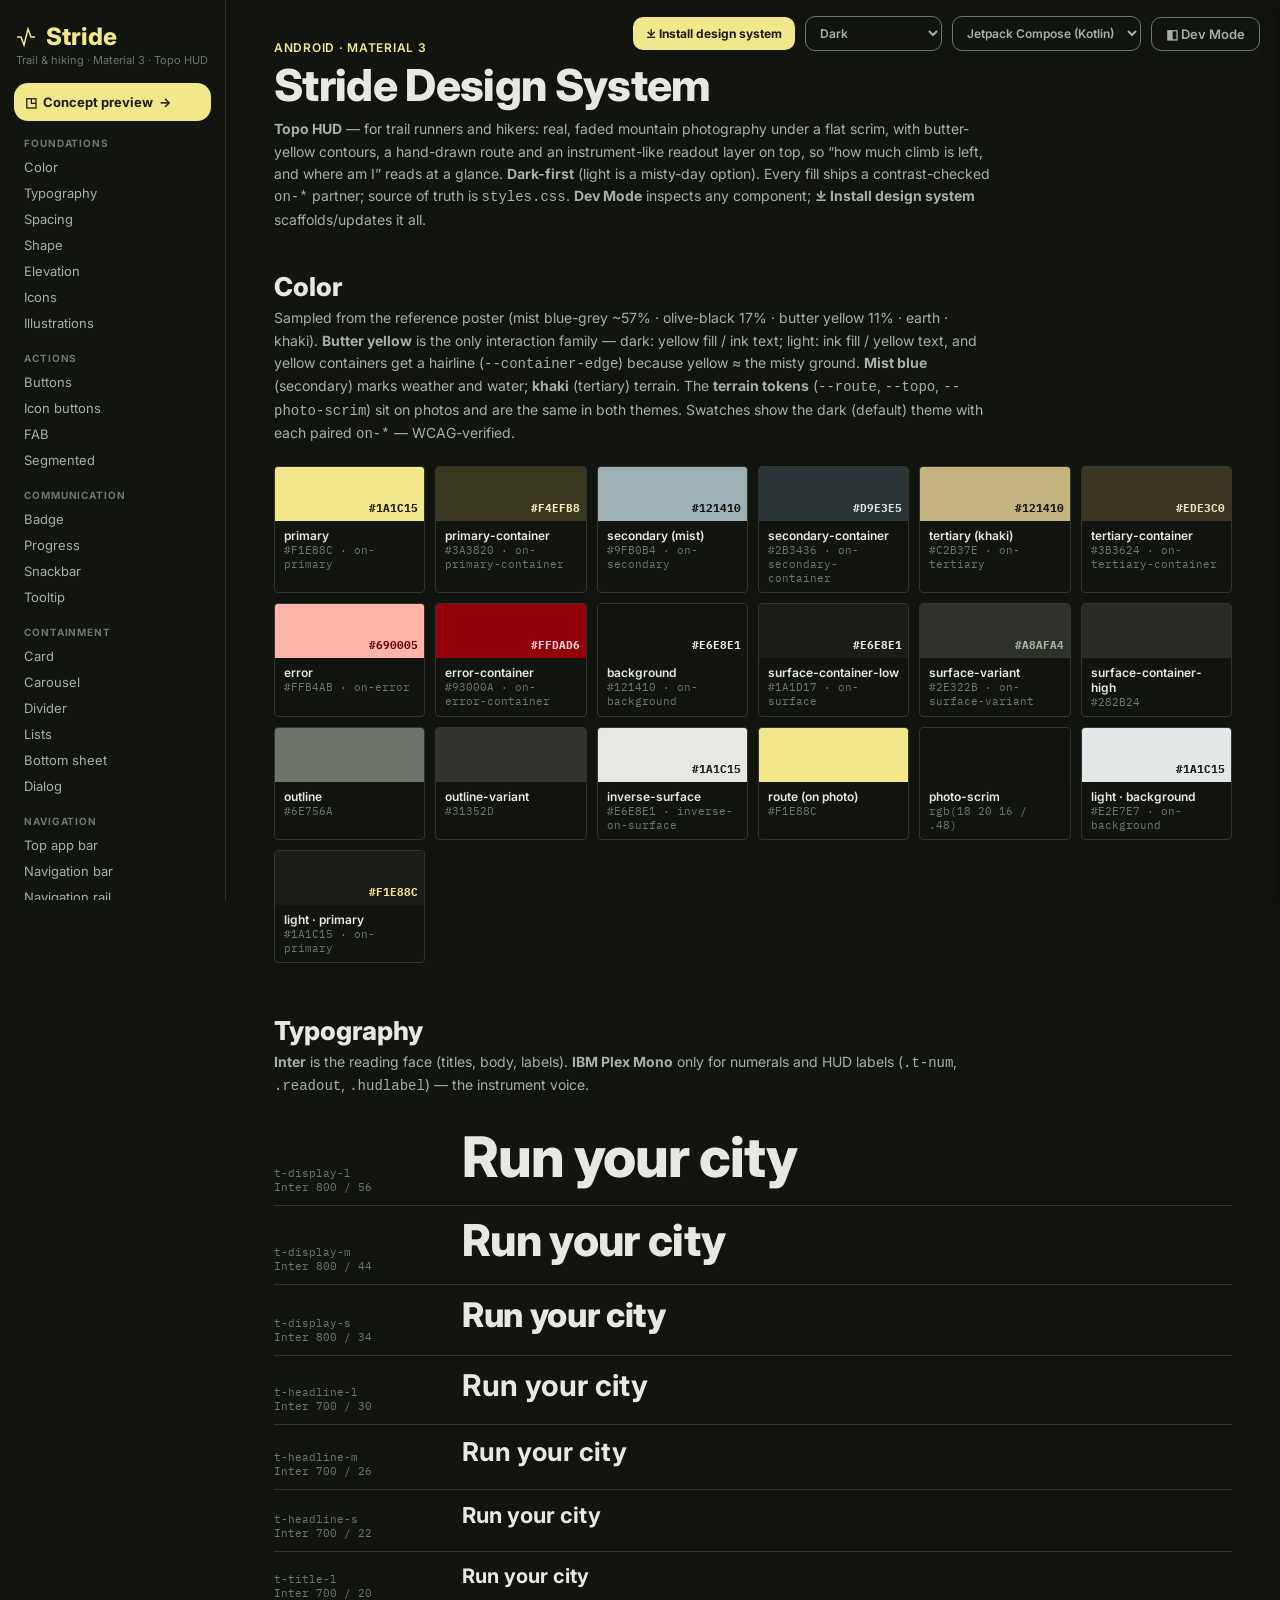
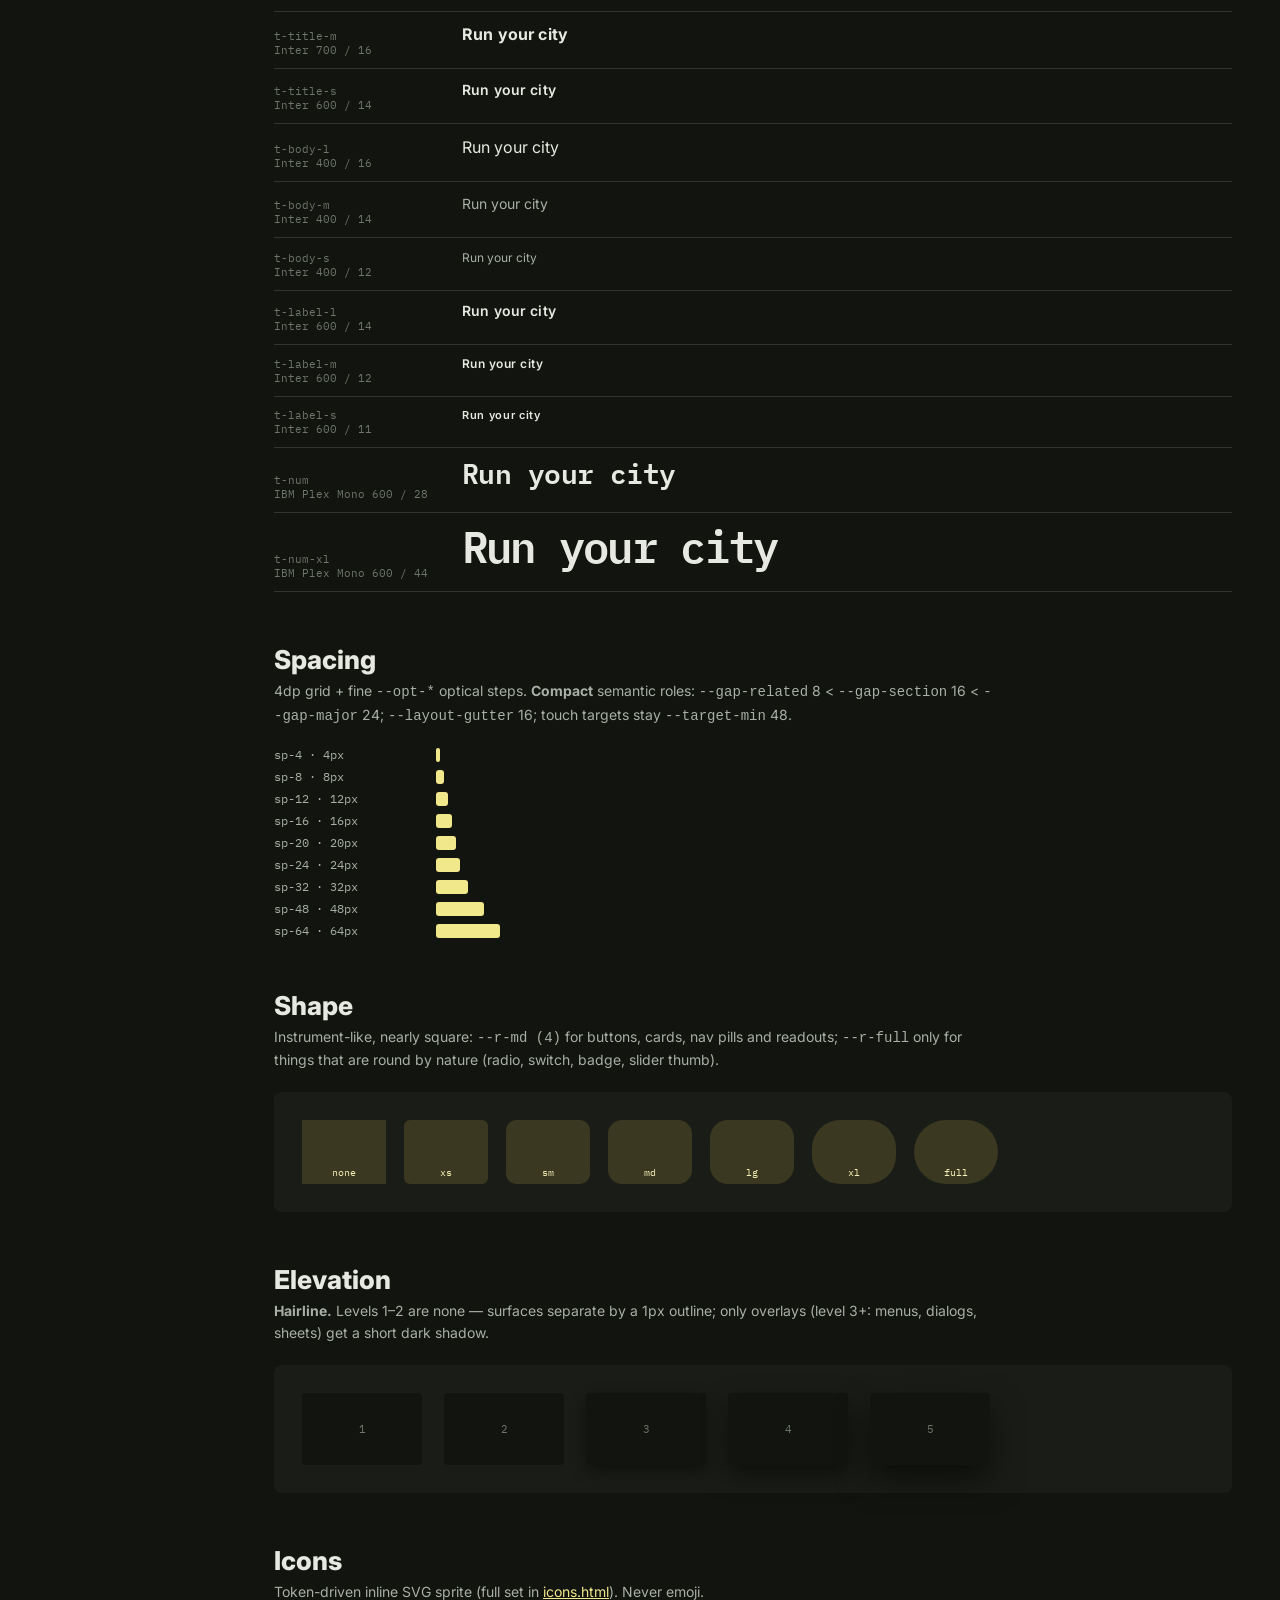
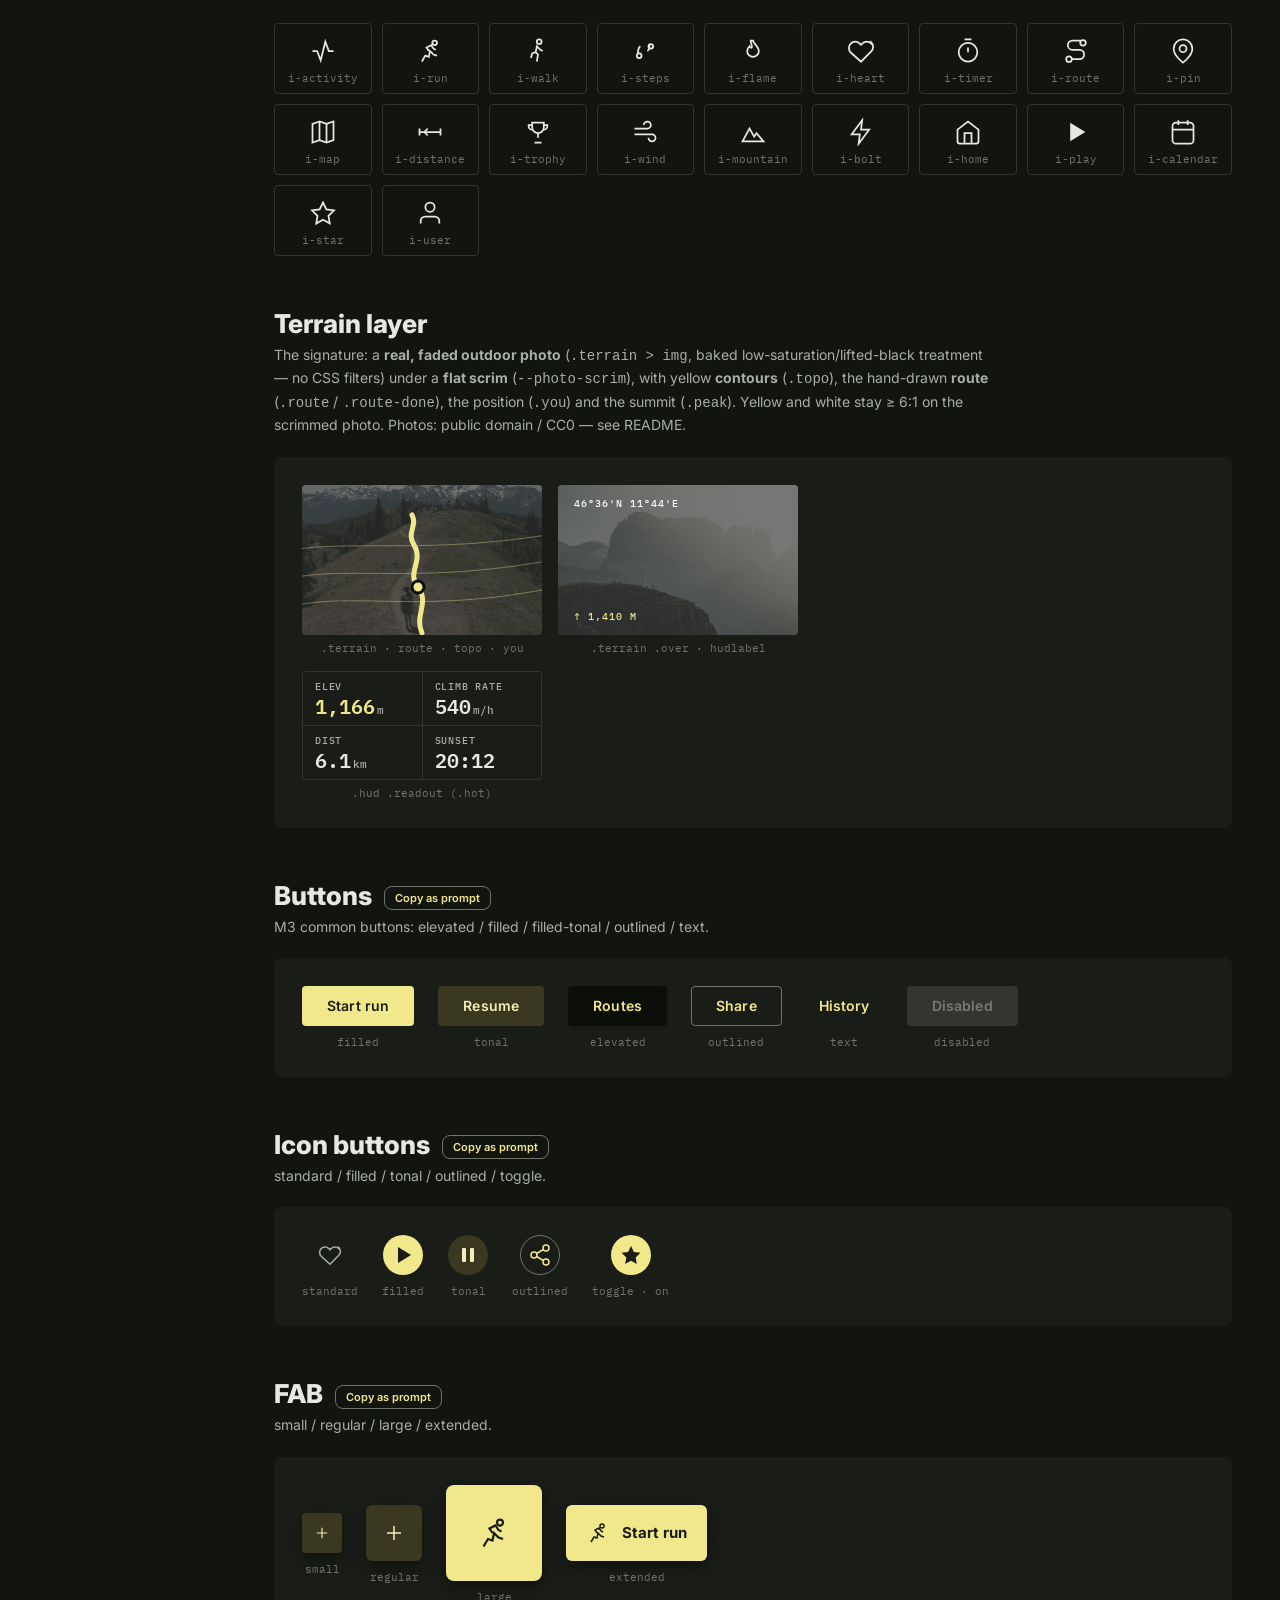
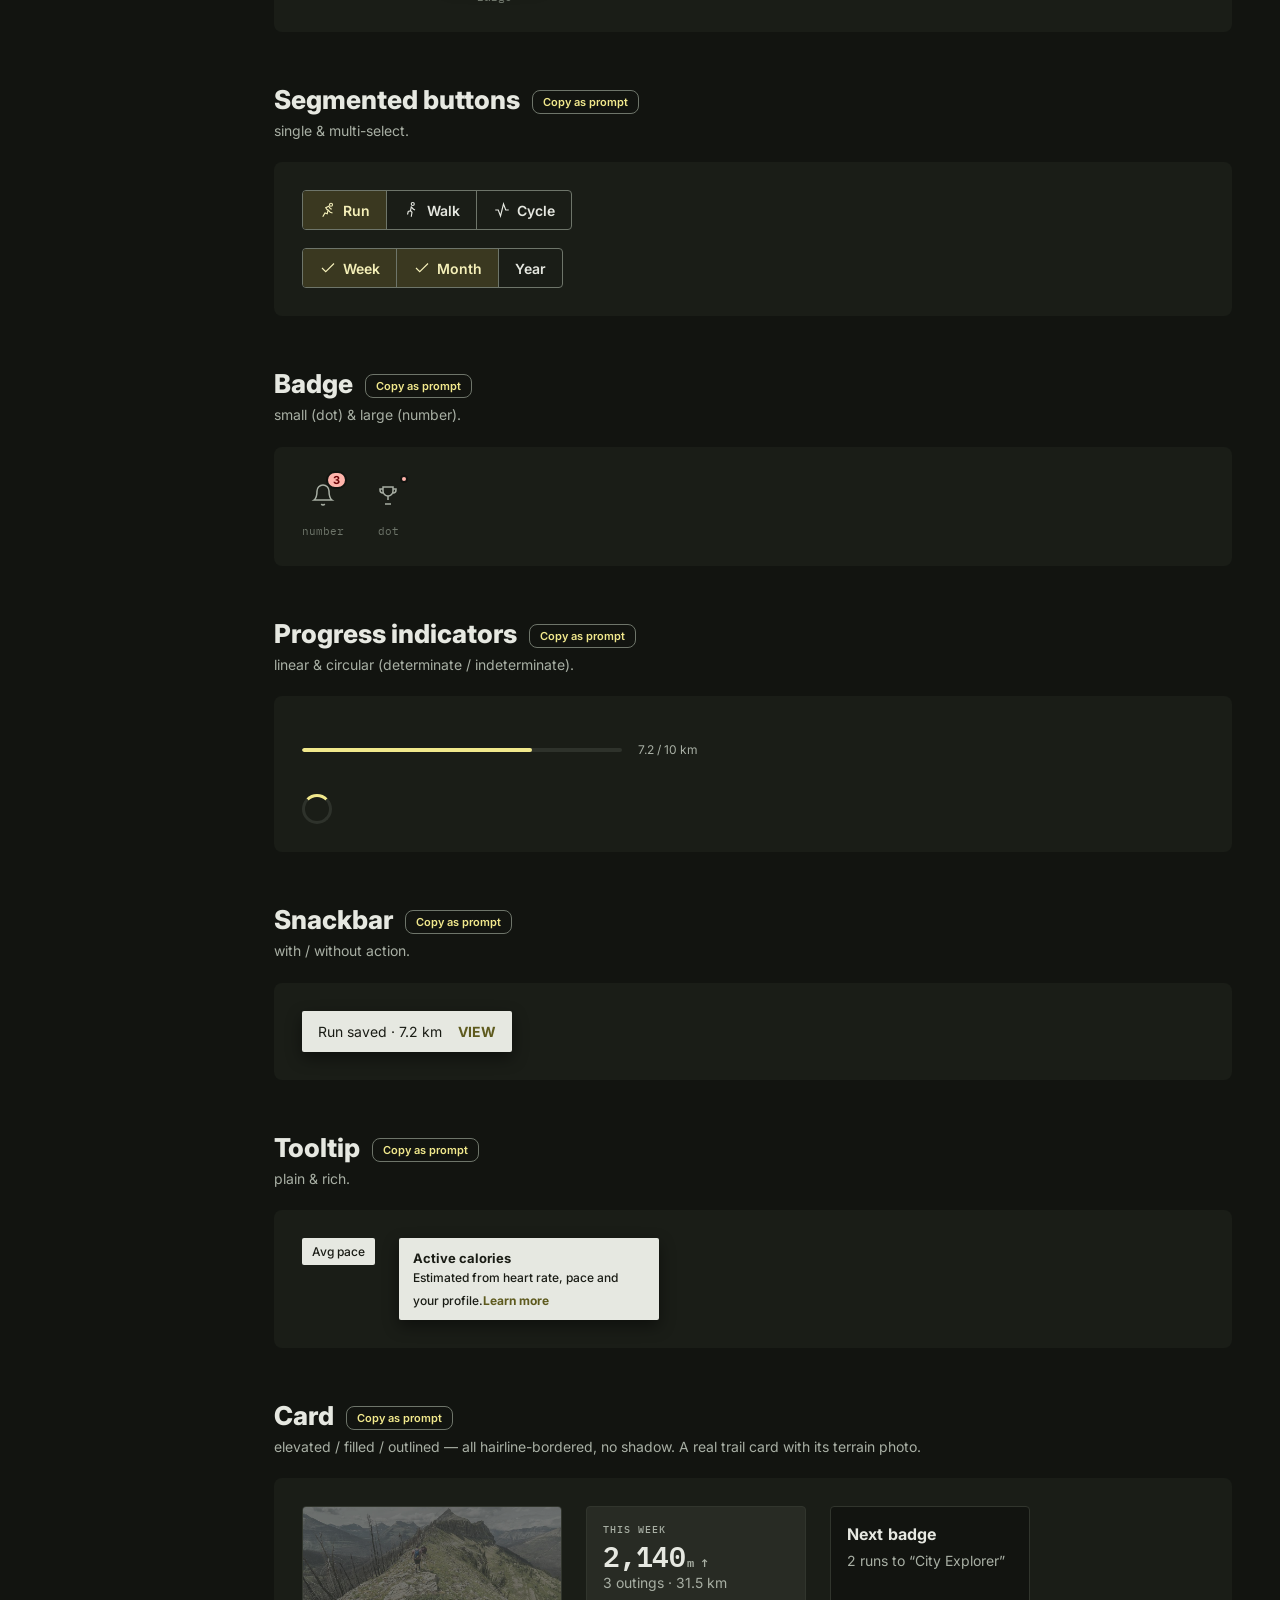
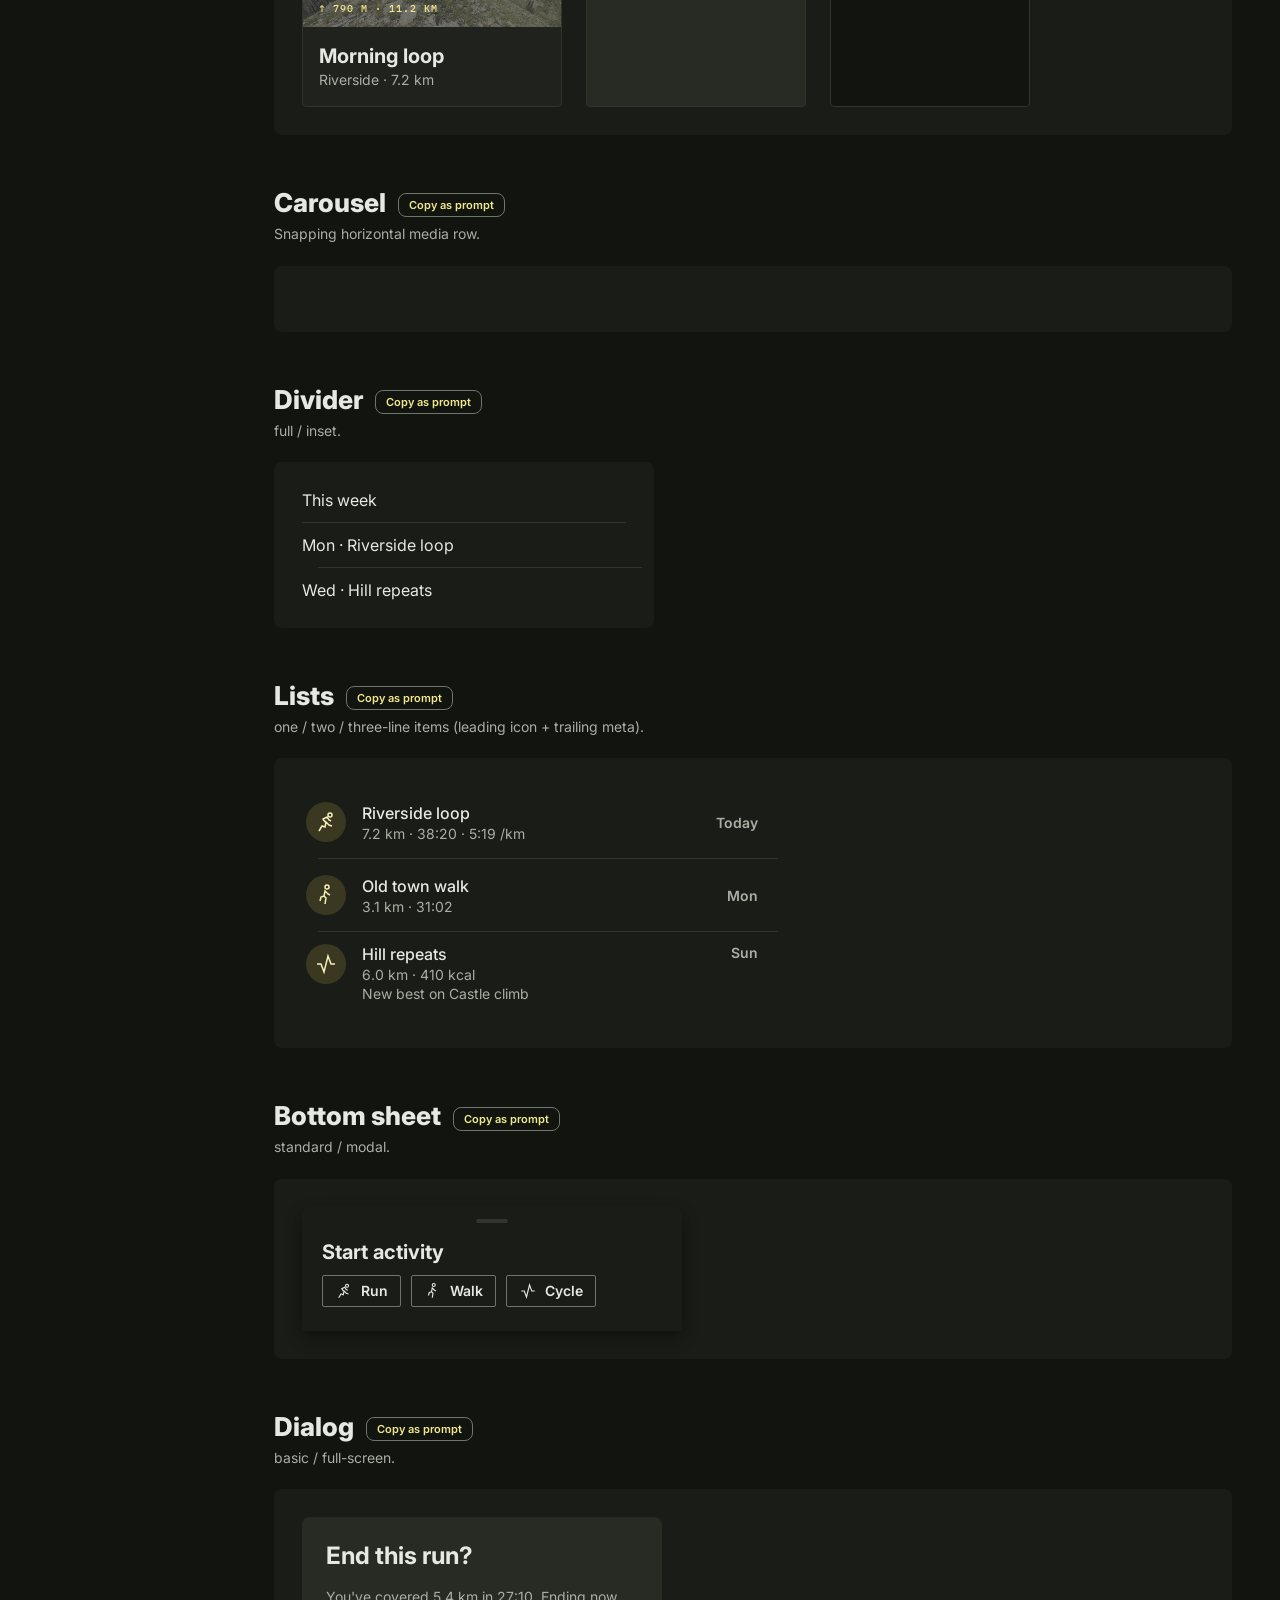
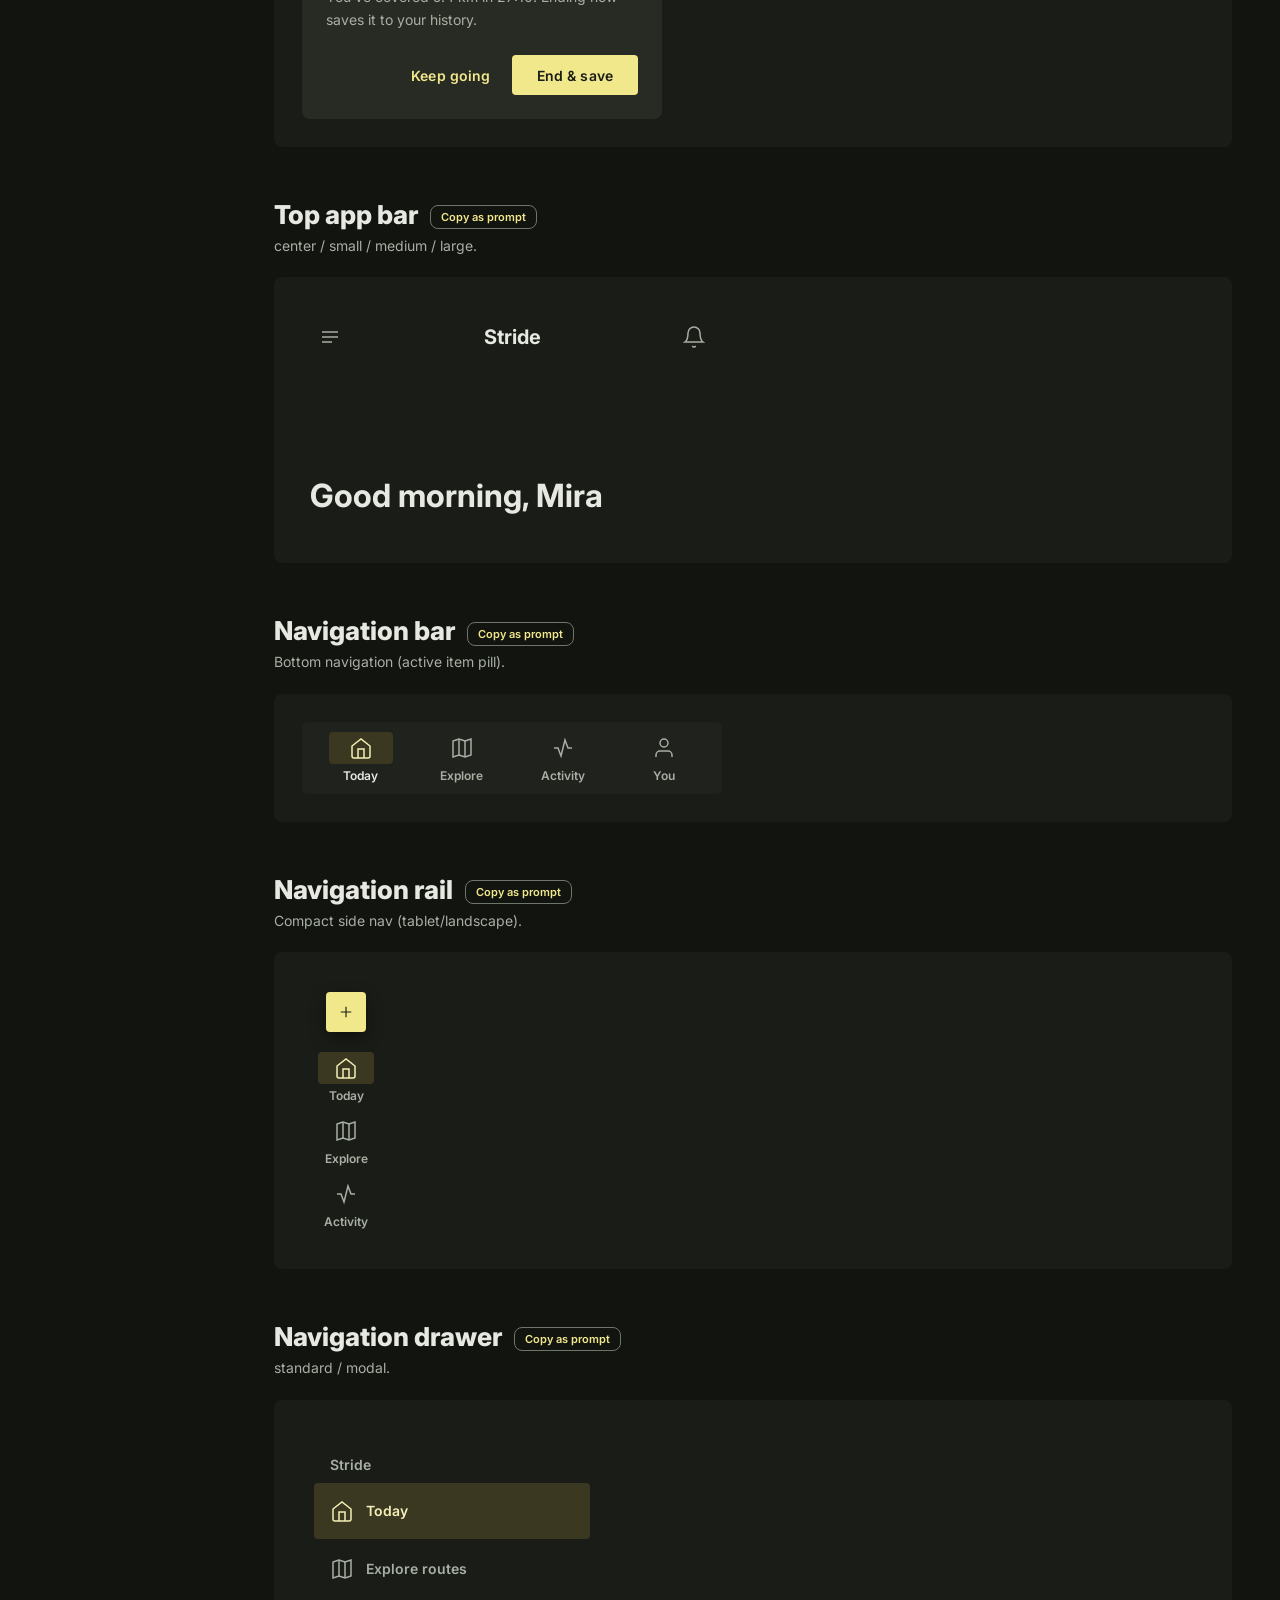
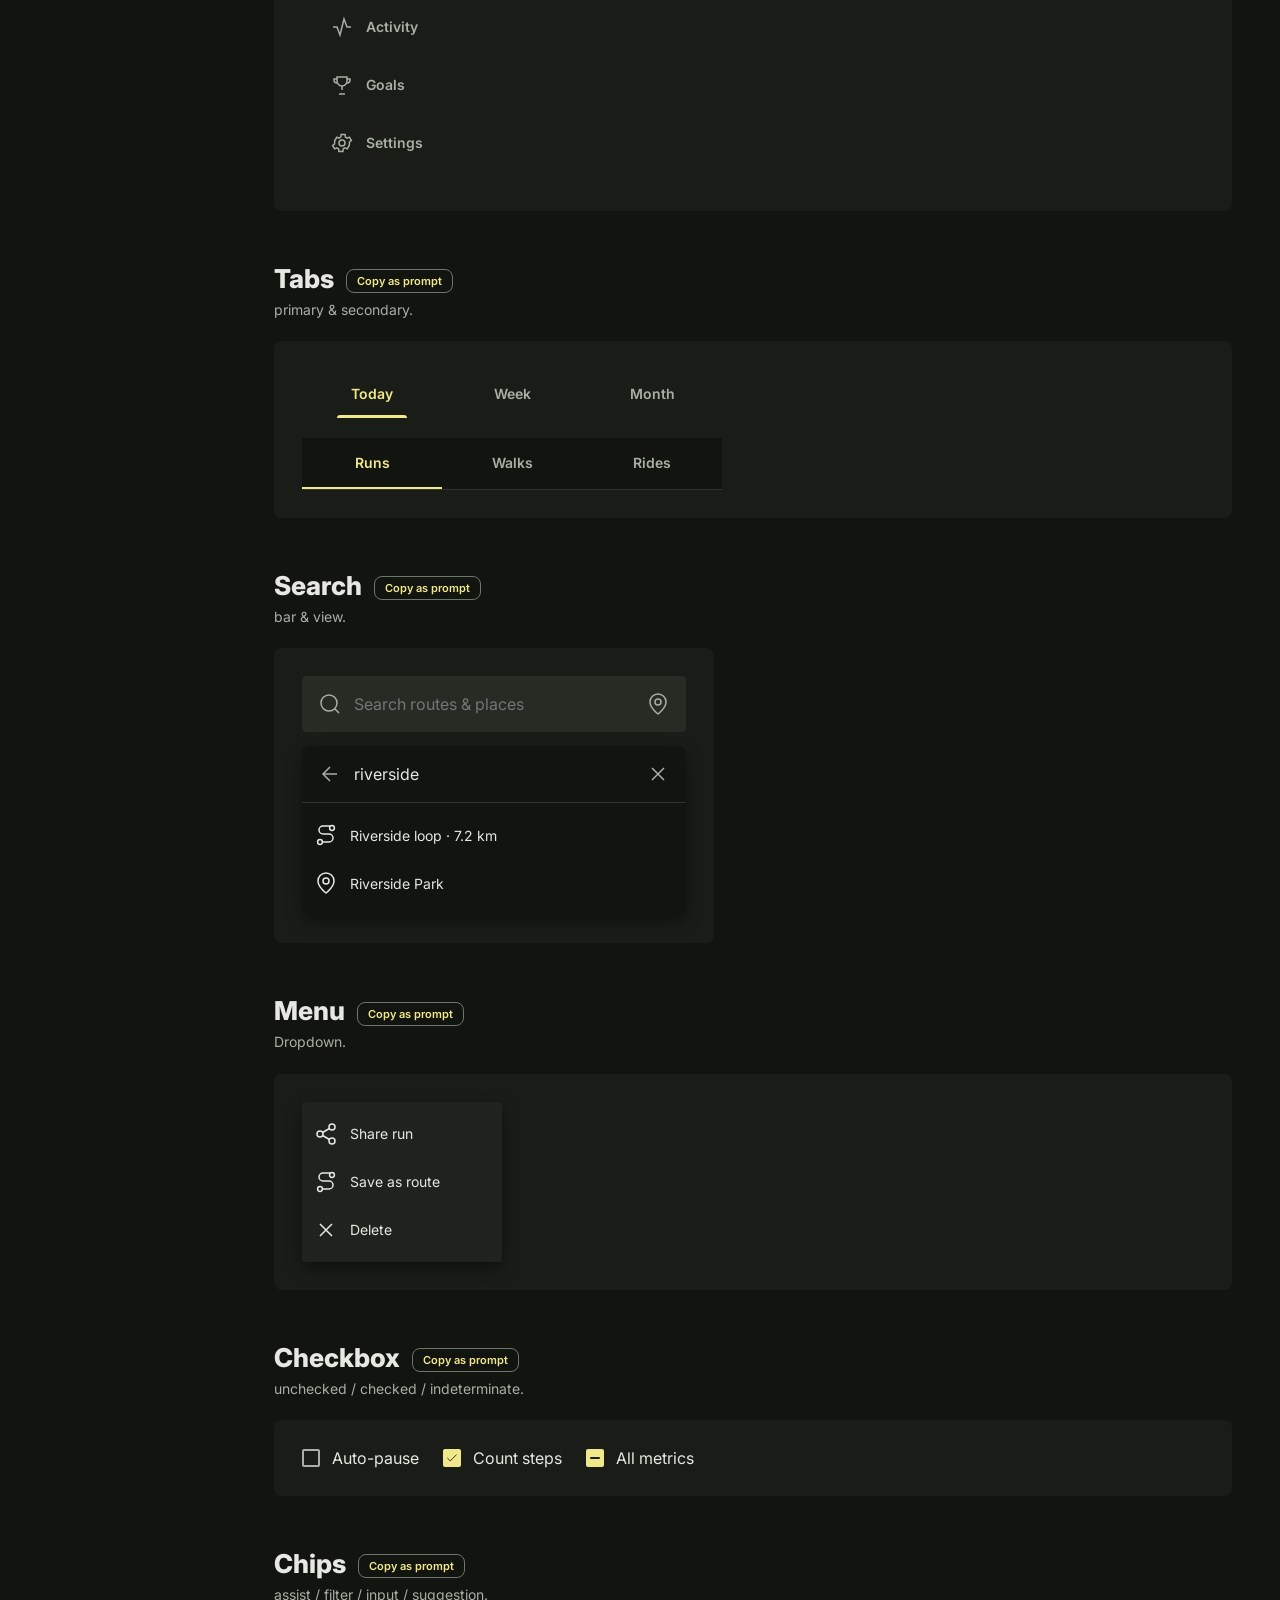
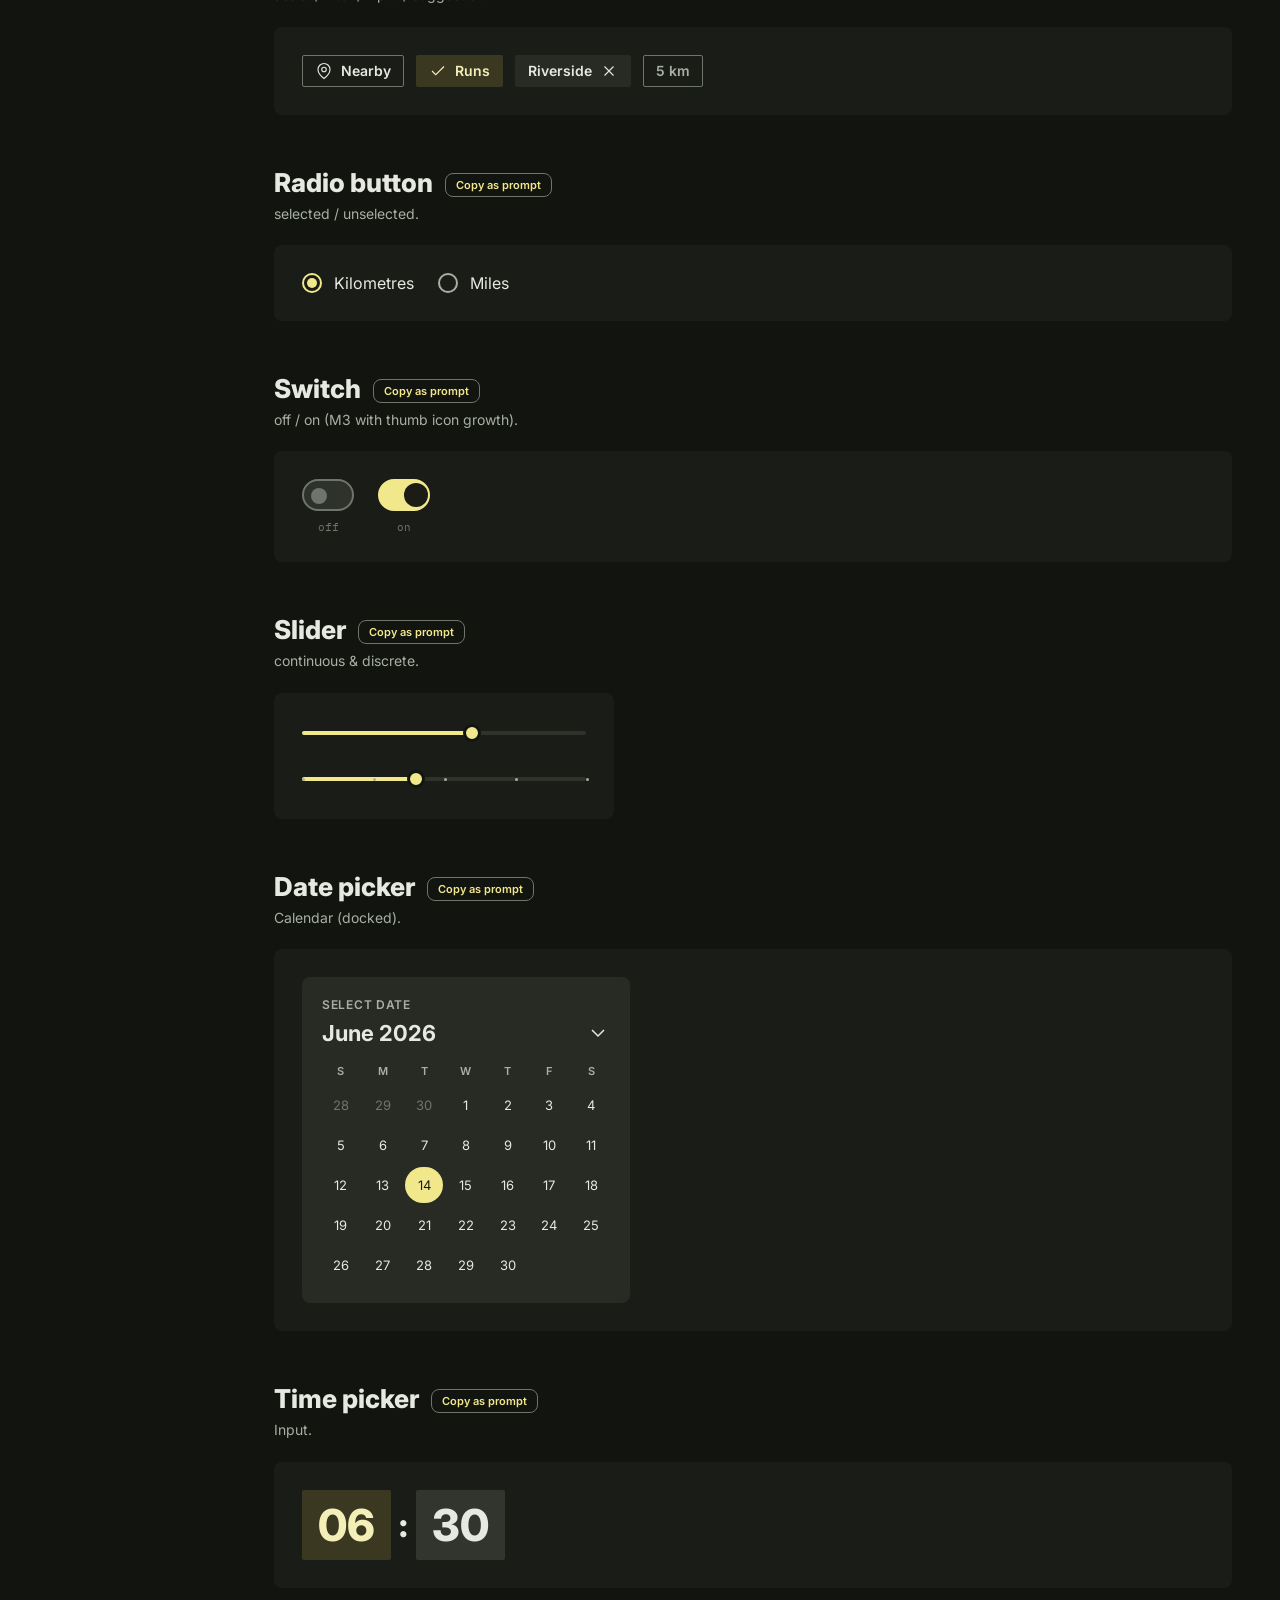
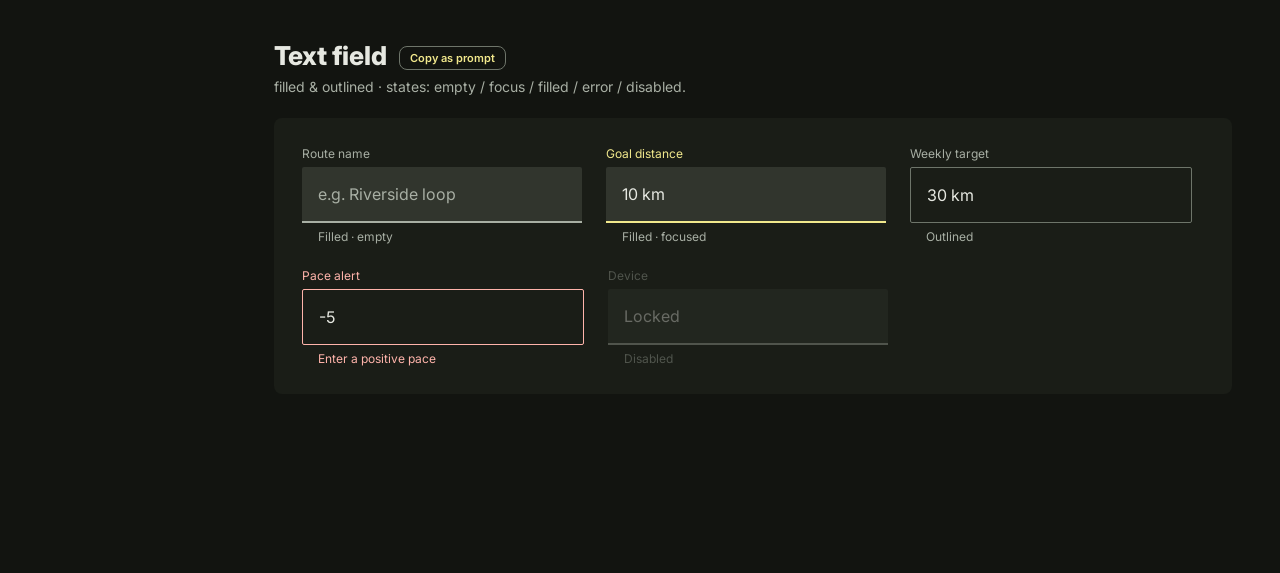
<file: examples/01-stride-cityscape/design-system/index.html>
<!doctype html>
<html lang="en">
<head>
<meta charset="utf-8">
<meta name="viewport" content="width=device-width, initial-scale=1">
<title>Stride · Design System</title>
<link href="https://fonts.googleapis.com/css2?family=Inter:wght@400;500;600;700;800&family=IBM+Plex+Mono:wght@500;600&display=swap" rel="stylesheet">
<link rel="stylesheet" href="styles.css">
<script src="theme.js"></script>
<style>
body{font-family:var(--font-body);color:var(--on-surface);background:var(--background);display:flex}
nav.side{position:sticky;top:0;align-self:flex-start;height:100vh;width:226px;flex:0 0 226px;background:var(--surface);border-right:1px solid var(--outline-variant);padding:22px 14px;overflow:auto}
nav.side .brand{font:800 24px var(--font-brand);color:var(--primary);margin-bottom:2px;display:flex;align-items:center;gap:8px}
nav.side .tag{font:400 11px var(--font-body);color:var(--subtle);margin:0 0 16px 2px}
nav.side a{display:block;padding:5px 10px;border-radius:8px;font-size:13px;color:var(--on-surface-variant);text-decoration:none}
nav.side a:hover{background:var(--surface-container);color:var(--primary)}
nav.side a.concept-link{margin:0 0 8px;padding:11px;font-weight:700;color:var(--on-primary);background:var(--primary);border-radius:14px;box-shadow:var(--elev-1)}
nav.side .grp{font:700 10px var(--font-body);letter-spacing:.9px;text-transform:uppercase;color:var(--subtle);margin:16px 0 5px 10px}
main{flex:1;padding:40px 48px 140px;max-width:1080px}
section{margin-bottom:52px;scroll-margin-top:20px}
h2.sec{font:800 26px var(--font-brand);color:var(--on-surface);margin-bottom:5px}
.sec-desc{color:var(--on-surface-variant);font-size:14px;margin-bottom:20px;max-width:720px;line-height:1.6}
.stage{background:var(--surface-container-low);border-radius:var(--r-xl);padding:28px;display:flex;flex-wrap:wrap;gap:24px;align-items:center;box-shadow:var(--elev-1)}
.stage.col{flex-direction:column;align-items:stretch}
.cell{display:flex;flex-direction:column;align-items:center;gap:9px}
.spec{font:11px var(--font-mono);color:var(--subtle)}
.colors{display:grid;grid-template-columns:repeat(auto-fill,minmax(150px,1fr));gap:10px}
.sw{border-radius:var(--r-md);overflow:hidden;background:var(--surface);border:1px solid var(--outline-variant)}
.sw .c{height:54px;display:flex;align-items:flex-end;justify-content:flex-end;padding:6px}.sw .c .on{font:700 11px var(--font-mono)}
.sw .m{padding:7px 9px}.sw .n{font-size:12px;font-weight:600}.sw .v{font:11px var(--font-mono);color:var(--subtle)}
.typerow{display:flex;align-items:baseline;gap:18px;padding:11px 0;border-bottom:1px solid var(--outline-variant)}
.typerow .tk{width:170px;flex:0 0 170px;font:11px var(--font-mono);color:var(--subtle)}
.sprow{display:flex;align-items:center;gap:12px;margin-bottom:7px}.sprow .bar{background:var(--primary);height:14px;border-radius:3px}.sprow .lbl{width:150px;font:12px var(--font-mono);color:var(--on-surface-variant)}
.shaperow{display:flex;gap:18px;flex-wrap:wrap}.shapebox{width:84px;height:64px;background:var(--primary-container);display:flex;align-items:flex-end;justify-content:center;padding:5px;font:10px var(--font-mono);color:var(--on-primary-container)}
.elevrow{display:flex;gap:22px;flex-wrap:wrap}.elevbox{width:120px;height:72px;border-radius:var(--r-md);background:var(--surface);display:flex;align-items:center;justify-content:center;font:11px var(--font-mono);color:var(--subtle)}
.iconGrid{display:grid;grid-template-columns:repeat(auto-fill,minmax(94px,1fr));gap:10px}
.iconGrid .it{background:var(--surface);border-radius:var(--r-md);padding:13px 6px 8px;display:flex;flex-direction:column;align-items:center;gap:6px;color:var(--on-surface);border:1px solid var(--outline-variant)}
.iconGrid .it .nm{font:11px var(--font-mono);color:var(--subtle)}
.illusRow{display:flex;gap:16px;flex-wrap:wrap}.illusRow .ic{flex:0 0 240px}.illusRow .ic .nm{font:11px var(--font-mono);color:var(--subtle);text-align:center;margin-top:6px}

#topctl{position:fixed;top:16px;right:20px;z-index:50;display:flex;gap:10px;align-items:center}
#themeSel,#langSel{font:600 12px var(--font-body);border:1px solid var(--outline);border-radius:10px;padding:8px 10px;background:var(--surface);color:var(--on-surface-variant)}
.ds-btn{font:700 12px var(--font-body);background:var(--primary);border:none;color:var(--on-primary);border-radius:10px;padding:9px 13px;cursor:pointer}
#devToggle{font:600 13px var(--font-body);background:var(--surface);border:1px solid var(--outline);border-radius:10px;padding:8px 14px;cursor:pointer;color:var(--on-surface-variant)}
#devToggle.on{background:var(--primary);border-color:var(--primary);color:var(--on-primary)}
.sec-prompt{font:600 11px var(--font-body);border:1px solid var(--outline);background:var(--surface);color:var(--primary);border-radius:8px;padding:4px 10px;margin-left:12px;cursor:pointer;vertical-align:middle}
body.dev [data-insp]:hover{outline:2px dashed var(--secondary);outline-offset:3px;cursor:pointer}
.insp-sel{outline:2px solid var(--primary)!important;outline-offset:3px}
#inspector{position:fixed;top:0;right:0;width:344px;height:100vh;background:var(--surface-container-low);border-left:1px solid var(--outline-variant);box-shadow:var(--elev-3);transform:translateX(100%);transition:transform .28s var(--ease-standard);z-index:49;overflow:auto;padding:58px 20px 40px}
body.inspecting #inspector{transform:translateX(0)}body.inspecting main{margin-right:344px}
#inspector .iclose{position:absolute;top:16px;right:16px;border:none;background:none;font-size:18px;color:var(--on-surface-variant);cursor:pointer}
#inspector .nm{font:800 21px var(--font-brand);color:var(--on-surface)}#inspector .file{font:12px var(--font-mono);color:var(--subtle);margin-top:2px}
#inspector .desc{font-size:13px;color:var(--on-surface-variant);line-height:1.6;margin-top:10px}
#inspector h4{font:700 11px var(--font-body);letter-spacing:.6px;text-transform:uppercase;color:var(--subtle);margin:20px 0 8px}
.prop{padding:8px 0;border-bottom:1px solid var(--outline-variant)}.prop .pn{font:600 13px var(--font-mono)}.prop .pt{font:11px var(--font-mono);color:var(--secondary)}.prop .pdef{font:11px var(--font-mono);color:var(--subtle)}
.tok{display:flex;align-items:center;gap:10px;padding:7px 8px;border-radius:8px;cursor:pointer}.tok:hover{background:var(--surface-container)}
.tok .tsw{width:22px;height:22px;border-radius:6px;border:1px solid var(--outline-variant);flex:0 0 22px}.tok .tn{font:600 12px var(--font-mono)}.tok .tr{font-size:11px;color:var(--on-surface-variant)}.tok .tv{margin-left:auto;font:11px var(--font-mono);color:var(--subtle)}
.metric{display:flex;justify-content:space-between;font:12px var(--font-mono);padding:5px 0;border-bottom:1px dashed var(--outline-variant)}.metric .mk{color:var(--on-surface-variant)}
.copyprompt{width:100%;margin-top:16px;font:700 13px var(--font-body);background:var(--primary);color:var(--on-primary);border:none;border-radius:12px;padding:11px;cursor:pointer}
.copied{position:fixed;bottom:24px;left:50%;transform:translateX(-50%);background:var(--inverse-surface);color:var(--inverse-on-surface);font-size:12px;padding:8px 16px;border-radius:8px;opacity:0;transition:.2s;z-index:60;pointer-events:none}.copied.show{opacity:.96}
</style>
</head>
<body>

<!-- ICON SPRITE (copied from icons.html — self-contained under file://) -->
<svg width="0" height="0" style="position:absolute" aria-hidden="true">
  <symbol id="i-menu" viewBox="0 0 24 24"><path d="M4 7h16M4 12h16M4 17h10"/></symbol>
  <symbol id="i-search" viewBox="0 0 24 24"><circle cx="11" cy="11" r="8"/><path d="M21 21l-4.35-4.35"/></symbol>
  <symbol id="i-home" viewBox="0 0 24 24"><path d="M3 10l9-7 9 7v10a2 2 0 0 1-2 2H5a2 2 0 0 1-2-2z"/><path d="M9 22V13h6v9"/></symbol>
  <symbol id="i-back" viewBox="0 0 24 24"><path d="M19 12H5"/><path d="M12 19l-7-7 7-7"/></symbol>
  <symbol id="i-chevron-right" viewBox="0 0 24 24"><path d="M9 18l6-6-6-6"/></symbol>
  <symbol id="i-chevron-down" viewBox="0 0 24 24"><path d="M6 9l6 6 6-6"/></symbol>
  <symbol id="i-close" viewBox="0 0 24 24"><path d="M18 6L6 18M6 6l12 12"/></symbol>
  <symbol id="i-check" viewBox="0 0 24 24"><path d="M20 6L9 17l-5-5"/></symbol>
  <symbol id="i-plus" viewBox="0 0 24 24"><path d="M12 5v14M5 12h14"/></symbol>
  <symbol id="i-bell" viewBox="0 0 24 24"><path d="M18 8a6 6 0 0 0-12 0c0 7-3 9-3 9h18s-3-2-3-9"/><path d="M13.7 21a2 2 0 0 1-3.4 0"/></symbol>
  <symbol id="i-user" viewBox="0 0 24 24"><path d="M20 21v-2a4 4 0 0 0-4-4H8a4 4 0 0 0-4 4v2"/><circle cx="12" cy="7" r="4"/></symbol>
  <symbol id="i-settings" viewBox="0 0 24 24"><circle cx="12" cy="12" r="3"/><path d="M19.4 13a7.5 7.5 0 0 0 0-2l2-1.5-2-3.4-2.3 1a7.5 7.5 0 0 0-1.7-1l-.3-2.6h-4l-.3 2.6a7.5 7.5 0 0 0-1.7 1l-2.3-1-2 3.4L4.6 11a7.5 7.5 0 0 0 0 2l-2 1.5 2 3.4 2.3-1a7.5 7.5 0 0 0 1.7 1l.3 2.6h4l.3-2.6a7.5 7.5 0 0 0 1.7-1l2.3 1 2-3.4z"/></symbol>
  <symbol id="i-more-v" viewBox="0 0 24 24"><circle cx="12" cy="5" r="1.6" fill="currentColor" stroke="none"/><circle cx="12" cy="12" r="1.6" fill="currentColor" stroke="none"/><circle cx="12" cy="19" r="1.6" fill="currentColor" stroke="none"/></symbol>
  <symbol id="i-play" viewBox="0 0 24 24"><path d="M7 4l13 8-13 8z" fill="currentColor" stroke="none"/></symbol>
  <symbol id="i-pause" viewBox="0 0 24 24"><rect x="6" y="5" width="4" height="14" rx="1" fill="currentColor" stroke="none"/><rect x="14" y="5" width="4" height="14" rx="1" fill="currentColor" stroke="none"/></symbol>
  <symbol id="i-calendar" viewBox="0 0 24 24"><rect x="3" y="4" width="18" height="18" rx="3"/><path d="M16 2v4M8 2v4M3 10h18"/></symbol>
  <symbol id="i-star" viewBox="0 0 24 24"><path d="M12 3l2.9 5.9 6.5.9-4.7 4.6 1.1 6.5L12 17.8 6.2 21l1.1-6.5L2.6 9.8l6.5-.9z"/></symbol>
  <symbol id="i-share" viewBox="0 0 24 24"><circle cx="18" cy="5" r="3"/><circle cx="6" cy="12" r="3"/><circle cx="18" cy="19" r="3"/><path d="M8.6 13.5l6.8 4M15.4 6.5l-6.8 4"/></symbol>
  <symbol id="i-activity" viewBox="0 0 24 24"><path d="M3 12h4l3 8 4-16 3 8h4"/></symbol>
  <symbol id="i-run" viewBox="0 0 24 24"><circle cx="16" cy="5" r="2"/><path d="M5 21l3-5 3 1 1-5 3 3 3 1M11 12l-2-3 4-2 2 3 2 1"/></symbol>
  <symbol id="i-walk" viewBox="0 0 24 24"><circle cx="13" cy="4" r="2"/><path d="M11 21l1-6-2-2 1-5 3 3 2 1M10 13l-3 1-1 4"/></symbol>
  <symbol id="i-steps" viewBox="0 0 24 24"><path d="M7 18a2 2 0 1 0 0-4 2 2 0 0 0 0 4zM6 14c0-3 .5-5 2-6M17 10a2 2 0 1 0 0-4 2 2 0 0 0 0 4zM16 6c0 3-.5 5-2 6"/></symbol>
  <symbol id="i-flame" viewBox="0 0 24 24"><path d="M12 3c1 4 5 5 5 9a5 5 0 0 1-10 0c0-2 1-3 2-4 .5 1 1.5 1.5 2 1 .5-2-1-3-1-6z"/></symbol>
  <symbol id="i-heart" viewBox="0 0 24 24"><path d="M20.8 5.6a5.4 5.4 0 0 0-7.7 0L12 6.7l-1.1-1.1a5.4 5.4 0 1 0-7.7 7.7L12 21.2l8.8-8.9a5.4 5.4 0 0 0 0-7.7z"/></symbol>
  <symbol id="i-timer" viewBox="0 0 24 24"><circle cx="12" cy="13" r="8"/><path d="M12 13V9M9 2h6"/></symbol>
  <symbol id="i-route" viewBox="0 0 24 24"><circle cx="6" cy="19" r="2.4"/><circle cx="18" cy="5" r="2.4"/><path d="M8 19h7a4 4 0 0 0 0-8H9a4 4 0 0 1 0-8h7"/></symbol>
  <symbol id="i-pin" viewBox="0 0 24 24"><path d="M20 10c0 6-8 12-8 12s-8-6-8-12a8 8 0 0 1 16 0z"/><circle cx="12" cy="10" r="3"/></symbol>
  <symbol id="i-map" viewBox="0 0 24 24"><path d="M9 3 3 5v16l6-2 6 2 6-2V3l-6 2-6-2z"/><path d="M9 3v16M15 5v16"/></symbol>
  <symbol id="i-distance" viewBox="0 0 24 24"><path d="M3 12h18M3 9v6M21 9v6M7 12l3-3M7 12l3 3"/></symbol>
  <symbol id="i-trophy" viewBox="0 0 24 24"><path d="M7 4h10v4a5 5 0 0 1-10 0z"/><path d="M7 6H4v1a3 3 0 0 0 3 3M17 6h3v1a3 3 0 0 1-3 3M9 21h6M12 13v4"/></symbol>
  <symbol id="i-wind" viewBox="0 0 24 24"><path d="M3 9h11a3 3 0 1 0-3-3M3 14h15a3 3 0 1 1-3 3"/></symbol>
  <symbol id="i-mountain" viewBox="0 0 24 24"><path d="M3 20l6-11 4 7 2-3 6 7z"/></symbol>
  <symbol id="i-bolt" viewBox="0 0 24 24"><path d="M13 2L4 14h7l-1 8 9-12h-7z"/></symbol>
</svg>

<div id="topctl">
  <button class="ds-btn" onclick="copyFullSystem()" title="Copy a prompt to install or update the whole design system">⤓ Install design system</button>
  <select id="themeSel" title="Preview theme" aria-label="Theme"><option value="">Dark</option><option value="light">Light · misty day</option></select>
  <select id="langSel" title="Copy-as-prompt target"></select>
  <button id="devToggle" onclick="toggleDev()">◧ Dev Mode</button>
</div>
<aside id="inspector"><button class="iclose" onclick="closeInspector()">✕</button><div id="inspectorBody"></div></aside>
<div class="copied" id="copied">Copied</div>

<nav class="side">
  <div class="brand"><svg class="ico" style="color:var(--primary)"><use href="#i-activity"/></svg>Stride</div>
  <div class="tag">Trail &amp; hiking · Material 3 · Topo HUD</div>
  <a class="concept-link" href="concept.html">◳ &nbsp;Concept preview &nbsp;→</a>
  <div class="grp">Foundations</div>
  <a href="#colors">Color</a><a href="#type">Typography</a><a href="#spacing">Spacing</a><a href="#shape">Shape</a><a href="#elevation">Elevation</a><a href="#icons">Icons</a><a href="#illustrations">Illustrations</a>
  <div class="grp">Actions</div>
  <a href="#buttons">Buttons</a><a href="#iconbtn">Icon buttons</a><a href="#fab">FAB</a><a href="#segmented">Segmented</a>
  <div class="grp">Communication</div>
  <a href="#badge">Badge</a><a href="#progress">Progress</a><a href="#snackbar">Snackbar</a><a href="#tooltip">Tooltip</a>
  <div class="grp">Containment</div>
  <a href="#card">Card</a><a href="#carousel">Carousel</a><a href="#divider">Divider</a><a href="#list">Lists</a><a href="#sheet">Bottom sheet</a><a href="#dialog">Dialog</a>
  <div class="grp">Navigation</div>
  <a href="#appbar">Top app bar</a><a href="#navbar">Navigation bar</a><a href="#navrail">Navigation rail</a><a href="#drawer">Nav drawer</a><a href="#tabs">Tabs</a><a href="#search">Search</a><a href="#menu">Menu</a>
  <div class="grp">Selection</div>
  <a href="#checkbox">Checkbox</a><a href="#chips">Chips</a><a href="#radio">Radio</a><a href="#switch">Switch</a><a href="#slider">Slider</a><a href="#datepicker">Date picker</a><a href="#timepicker">Time picker</a>
  <div class="grp">Text inputs</div>
  <a href="#field">Text field</a>
</nav>

<main>
  <header style="margin-bottom:40px">
    <div class="t-label" style="color:var(--primary)">Android · Material 3</div>
    <div class="t-display" style="margin-top:6px">Stride Design System</div>
    <p class="sec-desc" style="margin-top:10px"><b>Topo HUD</b> — for trail runners and hikers: real, faded mountain photography under a flat scrim, with butter-yellow contours, a hand-drawn route and an instrument-like readout layer on top, so “how much climb is left, and where am I” reads at a glance. <b>Dark-first</b> (light is a misty-day option). Every fill ships a contrast-checked <code>on-*</code> partner; source of truth is <code>styles.css</code>. <b>Dev Mode</b> inspects any component; <b>⤓ Install design system</b> scaffolds/updates it all.</p>
  </header>

  <!-- ============ FOUNDATIONS ============ -->
  <section id="colors"><h2 class="sec">Color</h2><p class="sec-desc">Sampled from the reference poster (mist blue-grey ~57% · olive-black 17% · butter yellow 11% · earth · khaki). <b>Butter yellow</b> is the only interaction family — dark: yellow fill / ink text; light: ink fill / yellow text, and yellow containers get a hairline (<code>--container-edge</code>) because yellow ≈ the misty ground. <b>Mist blue</b> (secondary) marks weather and water; <b>khaki</b> (tertiary) terrain. The <b>terrain tokens</b> (<code>--route</code>, <code>--topo</code>, <code>--photo-scrim</code>) sit on photos and are the same in both themes. Swatches show the dark (default) theme with each paired <code>on-*</code> — WCAG-verified.</p><div class="colors" id="colorGrid"></div></section>

  <section id="type"><h2 class="sec">Typography</h2><p class="sec-desc"><b>Inter</b> is the reading face (titles, body, labels). <b>IBM Plex Mono</b> only for numerals and HUD labels (<code>.t-num</code>, <code>.readout</code>, <code>.hudlabel</code>) — the instrument voice.</p><div id="typeList"></div></section>

  <section id="spacing"><h2 class="sec">Spacing</h2><p class="sec-desc">4dp grid + fine <code>--opt-*</code> optical steps. <b>Compact</b> semantic roles: <code>--gap-related</code> 8 &lt; <code>--gap-section</code> 16 &lt; <code>--gap-major</code> 24; <code>--layout-gutter</code> 16; touch targets stay <code>--target-min</code> 48.</p><div id="spacingList"></div></section>

  <section id="shape"><h2 class="sec">Shape</h2><p class="sec-desc">Instrument-like, nearly square: <code>--r-md (4)</code> for buttons, cards, nav pills and readouts; <code>--r-full</code> only for things that are round by nature (radio, switch, badge, slider thumb).</p>
    <div class="stage"><div class="shaperow" id="shapeRow"></div></div></section>

  <section id="elevation"><h2 class="sec">Elevation</h2><p class="sec-desc"><b>Hairline.</b> Levels 1–2 are none — surfaces separate by a 1px outline; only overlays (level 3+: menus, dialogs, sheets) get a short dark shadow.</p>
    <div class="stage"><div class="elevrow">
      <div class="elevbox" style="box-shadow:var(--elev-1)">1</div><div class="elevbox" style="box-shadow:var(--elev-2)">2</div><div class="elevbox" style="box-shadow:var(--elev-3)">3</div><div class="elevbox" style="box-shadow:var(--elev-4)">4</div><div class="elevbox" style="box-shadow:var(--elev-5)">5</div>
    </div></div></section>

  <section id="icons"><h2 class="sec">Icons</h2><p class="sec-desc">Token-driven inline SVG sprite (full set in <a class="link" style="color:var(--primary)" href="icons.html">icons.html</a>). Never emoji.</p><div class="iconGrid" id="iconGrid"></div></section>

  <section id="illustrations"><h2 class="sec">Terrain layer</h2><p class="sec-desc">The signature: a <b>real, faded outdoor photo</b> (<code>.terrain &gt; img</code>, baked low-saturation/lifted-black treatment — no CSS filters) under a <b>flat scrim</b> (<code>--photo-scrim</code>), with yellow <b>contours</b> (<code>.topo</code>), the hand-drawn <b>route</b> (<code>.route</code> / <code>.route-done</code>), the position (<code>.you</code>) and the summit (<code>.peak</code>). Yellow and white stay ≥ 6:1 on the scrimmed photo. Photos: public domain / CC0 — see README.</p>
    <div class="stage"><div class="illusRow">
      <div class="ic"><div class="terrain" style="height:150px;border-radius:var(--r-md)"><img src="photos/ridge-trail-nps.jpg" alt=""><svg viewBox="0 0 240 150" preserveAspectRatio="none"><g class="topo"><path d="M-5 120 C60 108 120 128 245 104"/><path d="M-5 92 C50 82 120 98 245 76"/><path d="M-5 64 C60 56 130 68 245 50"/></g><path class="route" d="M120 148 C112 130 128 118 116 102 C104 88 122 76 112 60 C104 48 116 40 110 30"/><circle class="you" cx="116" cy="102" r="6"/></svg></div><div class="nm">.terrain · route · topo · you</div></div>
      <div class="ic"><div class="terrain" style="height:150px;border-radius:var(--r-md)"><img src="photos/dolomites-ridge.jpg" alt=""><div class="over"><span class="hudlabel">46°36′N 11°44′E</span><span class="hudlabel" style="color:var(--route)">↑ 1,410 m</span></div></div><div class="nm">.terrain .over · hudlabel</div></div>
      <div class="ic"><div class="hud c2"><div class="readout hot"><span class="k">Elev</span><span class="v">1,166<span class="u">m</span></span></div><div class="readout"><span class="k">Climb rate</span><span class="v">540<span class="u">m/h</span></span></div><div class="readout"><span class="k">Dist</span><span class="v">6.1<span class="u">km</span></span></div><div class="readout"><span class="k">Sunset</span><span class="v">20:12</span></div></div><div class="nm">.hud .readout (.hot)</div></div>
    </div></div></section>

  <!-- ============ ACTIONS ============ -->
  <section id="buttons"><h2 class="sec">Buttons</h2><p class="sec-desc">M3 common buttons: elevated / filled / filled-tonal / outlined / text.</p>
    <div class="stage">
      <div class="cell"><button class="btn btn-filled" data-insp="buttons">Start run</button><div class="spec">filled</div></div>
      <div class="cell"><button class="btn btn-tonal" data-insp="buttons">Resume</button><div class="spec">tonal</div></div>
      <div class="cell"><button class="btn btn-elevated" data-insp="buttons">Routes</button><div class="spec">elevated</div></div>
      <div class="cell"><button class="btn btn-outlined" data-insp="buttons">Share</button><div class="spec">outlined</div></div>
      <div class="cell"><button class="btn btn-text" data-insp="buttons">History</button><div class="spec">text</div></div>
      <div class="cell"><button class="btn btn-filled disabled" data-insp="buttons">Disabled</button><div class="spec">disabled</div></div>
    </div></section>

  <section id="iconbtn"><h2 class="sec">Icon buttons</h2><p class="sec-desc">standard / filled / tonal / outlined / toggle.</p>
    <div class="stage">
      <div class="cell"><button class="iconbtn" data-insp="iconbtn"><svg class="ico"><use href="#i-heart"/></svg></button><div class="spec">standard</div></div>
      <div class="cell"><button class="iconbtn filled" data-insp="iconbtn"><svg class="ico"><use href="#i-play"/></svg></button><div class="spec">filled</div></div>
      <div class="cell"><button class="iconbtn tonal" data-insp="iconbtn"><svg class="ico"><use href="#i-pause"/></svg></button><div class="spec">tonal</div></div>
      <div class="cell"><button class="iconbtn outlined" data-insp="iconbtn"><svg class="ico"><use href="#i-share"/></svg></button><div class="spec">outlined</div></div>
      <div class="cell"><button class="iconbtn sel" data-insp="iconbtn"><svg class="ico ico--filled"><use href="#i-star"/></svg></button><div class="spec">toggle · on</div></div>
    </div></section>

  <section id="fab"><h2 class="sec">FAB</h2><p class="sec-desc">small / regular / large / extended.</p>
    <div class="stage">
      <div class="cell"><button class="fab fab--sm" data-insp="fab"><svg class="ico ico--sm"><use href="#i-plus"/></svg></button><div class="spec">small</div></div>
      <div class="cell"><button class="fab" data-insp="fab"><svg class="ico"><use href="#i-plus"/></svg></button><div class="spec">regular</div></div>
      <div class="cell"><button class="fab fab--lg primary" data-insp="fab"><svg class="ico"><use href="#i-run"/></svg></button><div class="spec">large</div></div>
      <div class="cell"><button class="fab extended primary" data-insp="fab"><svg class="ico"><use href="#i-run"/></svg>Start run</button><div class="spec">extended</div></div>
    </div></section>

  <section id="segmented"><h2 class="sec">Segmented buttons</h2><p class="sec-desc">single &amp; multi-select.</p>
    <div class="stage col" style="gap:18px;align-items:flex-start">
      <div class="segmented" data-insp="segmented"><span class="seg sel"><svg class="ico"><use href="#i-run"/></svg>Run</span><span class="seg"><svg class="ico"><use href="#i-walk"/></svg>Walk</span><span class="seg"><svg class="ico"><use href="#i-activity"/></svg>Cycle</span></div>
      <div class="segmented"><span class="seg sel"><svg class="ico"><use href="#i-check"/></svg>Week</span><span class="seg sel"><svg class="ico"><use href="#i-check"/></svg>Month</span><span class="seg">Year</span></div>
    </div></section>

  <!-- ============ COMMUNICATION ============ -->
  <section id="badge"><h2 class="sec">Badge</h2><p class="sec-desc">small (dot) &amp; large (number).</p>
    <div class="stage">
      <div class="cell"><span class="badge-wrap" data-insp="badge"><button class="iconbtn"><svg class="ico"><use href="#i-bell"/></svg></button><span class="badge">3</span></span><div class="spec">number</div></div>
      <div class="cell"><span class="badge-wrap" data-insp="badge"><button class="iconbtn"><svg class="ico"><use href="#i-trophy"/></svg></button><span class="badge dot"></span></span><div class="spec">dot</div></div>
    </div></section>

  <section id="progress"><h2 class="sec">Progress indicators</h2><p class="sec-desc">linear &amp; circular (determinate / indeterminate).</p>
    <div class="stage col" style="gap:18px">
      <div class="row" style="gap:16px"><div class="progress" data-insp="progress" style="max-width:320px"><div class="bar" style="width:72%"></div></div><span class="t-body-s">7.2 / 10 km</span></div>
      <div class="spinner" data-insp="progress"></div>
    </div></section>

  <section id="snackbar"><h2 class="sec">Snackbar</h2><p class="sec-desc">with / without action.</p>
    <div class="stage"><div class="snackbar" data-insp="snackbar"><span>Run saved · 7.2 km</span><span class="sa">VIEW</span></div></div></section>

  <section id="tooltip"><h2 class="sec">Tooltip</h2><p class="sec-desc">plain &amp; rich.</p>
    <div class="stage" style="align-items:flex-start;gap:24px">
      <span class="tooltip" data-insp="tooltip">Avg pace</span>
      <div class="tooltip rich" data-insp="tooltip"><div class="rt">Active calories</div>Estimated from heart rate, pace and your profile.<span class="ra">Learn more</span></div>
    </div></section>

  <!-- ============ CONTAINMENT ============ -->
  <section id="card"><h2 class="sec">Card</h2><p class="sec-desc">elevated / filled / outlined — all hairline-bordered, no shadow. A real trail card with its terrain photo.</p>
    <div class="stage" style="align-items:stretch">
      <div class="card card-elevated" data-insp="card" style="width:260px;padding:0;overflow:hidden"><div class="terrain" style="height:120px"><img src="photos/tinkham-ridge.jpg" alt=""><div class="over"><span></span><span class="hudlabel" style="color:var(--route)">↑ 790 m · 11.2 km</span></div></div><div style="padding:16px"><div class="t-title-l">Morning loop</div><div class="t-body-m">Riverside · 7.2 km</div></div></div>
      <div class="card card-filled" data-insp="card" style="width:220px"><div class="hudlabel" style="color:var(--on-surface-variant)">This week</div><div class="t-num" style="margin:6px 0 2px">2,140<span class="u">m ↑</span></div><div class="t-body-m">3 outings · 31.5 km</div></div>
      <div class="card card-outlined" data-insp="card" style="width:200px"><div class="t-title-m">Next badge</div><div class="t-body-m" style="margin-top:4px">2 runs to “City Explorer”</div></div>
    </div></section>

  <section id="carousel"><h2 class="sec">Carousel</h2><p class="sec-desc">Snapping horizontal media row.</p>
    <div class="stage col"><div class="carousel" data-insp="carousel" id="carousel"></div></div></section>

  <section id="divider"><h2 class="sec">Divider</h2><p class="sec-desc">full / inset.</p>
    <div class="stage col" style="gap:12px;max-width:380px"><div>This week</div><hr class="divider" data-insp="divider"><div>Mon · Riverside loop</div><hr class="divider inset"><div>Wed · Hill repeats</div></div></section>

  <section id="list"><h2 class="sec">Lists</h2><p class="sec-desc">one / two / three-line items (leading icon + trailing meta).</p>
    <div class="stage col"><div class="list" data-insp="list" style="max-width:460px">
      <div class="list-item two"><span class="iconbtn tonal"><svg class="ico"><use href="#i-run"/></svg></span><div class="grow"><div class="pri">Riverside loop</div><div class="sec">7.2 km · 38:20 · 5:19 /km</div></div><div class="meta">Today</div></div>
      <hr class="divider inset">
      <div class="list-item two"><span class="iconbtn tonal"><svg class="ico"><use href="#i-walk"/></svg></span><div class="grow"><div class="pri">Old town walk</div><div class="sec">3.1 km · 31:02</div></div><div class="meta">Mon</div></div>
      <hr class="divider inset">
      <div class="list-item three"><span class="iconbtn tonal"><svg class="ico"><use href="#i-activity"/></svg></span><div class="grow"><div class="pri">Hill repeats</div><div class="sec">6.0 km · 410 kcal</div><div class="sec">New best on Castle climb</div></div><div class="meta">Sun</div></div>
    </div></div></section>

  <section id="sheet"><h2 class="sec">Bottom sheet</h2><p class="sec-desc">standard / modal.</p>
    <div class="stage col"><div class="sheet" data-insp="sheet" style="max-width:380px"><div class="grab"></div><div class="t-title-l" style="margin-bottom:10px">Start activity</div><div class="row" style="gap:10px;flex-wrap:wrap"><span class="chip assist"><svg class="ico"><use href="#i-run"/></svg>Run</span><span class="chip assist"><svg class="ico"><use href="#i-walk"/></svg>Walk</span><span class="chip assist"><svg class="ico"><use href="#i-activity"/></svg>Cycle</span></div></div></div></section>

  <section id="dialog"><h2 class="sec">Dialog</h2><p class="sec-desc">basic / full-screen.</p>
    <div class="stage"><div class="dialog" data-insp="dialog"><div class="dt">End this run?</div><div class="db">You've covered 5.4 km in 27:10. Ending now saves it to your history.</div><div class="da"><button class="btn btn-text">Keep going</button><button class="btn btn-filled">End &amp; save</button></div></div></div></section>

  <!-- ============ NAVIGATION ============ -->
  <section id="appbar"><h2 class="sec">Top app bar</h2><p class="sec-desc">center / small / medium / large.</p>
    <div class="stage col" style="gap:14px">
      <div class="appbar center" data-insp="appbar" style="max-width:420px;border-radius:var(--r-lg);background:var(--surface-container-low)"><button class="iconbtn"><svg class="ico"><use href="#i-menu"/></svg></button><div class="ttl">Stride</div><button class="iconbtn"><svg class="ico"><use href="#i-bell"/></svg></button></div>
      <div class="appbar large" data-insp="appbar" style="max-width:420px;border-radius:var(--r-lg);background:var(--surface-container-low)"><div class="ttl">Good morning, Mira</div></div>
    </div></section>

  <section id="navbar"><h2 class="sec">Navigation bar</h2><p class="sec-desc">Bottom navigation (active item pill).</p>
    <div class="stage col"><div class="navbar" data-insp="navbar" style="max-width:420px;border-radius:var(--r-lg)">
      <div class="ni sel"><span class="pill"><svg class="ico"><use href="#i-home"/></svg></span>Today</div>
      <div class="ni"><span class="pill"><svg class="ico"><use href="#i-map"/></svg></span>Explore</div>
      <div class="ni"><span class="pill"><svg class="ico"><use href="#i-activity"/></svg></span>Activity</div>
      <div class="ni"><span class="pill"><svg class="ico"><use href="#i-user"/></svg></span>You</div>
    </div></div></section>

  <section id="navrail"><h2 class="sec">Navigation rail</h2><p class="sec-desc">Compact side nav (tablet/landscape).</p>
    <div class="stage"><div class="navrail" data-insp="navrail" style="border-radius:var(--r-lg);background:var(--surface-container-low)">
      <button class="fab fab--sm primary" style="margin-bottom:8px"><svg class="ico ico--sm"><use href="#i-plus"/></svg></button>
      <div class="ri sel"><span class="pill"><svg class="ico"><use href="#i-home"/></svg></span>Today</div>
      <div class="ri"><span class="pill"><svg class="ico"><use href="#i-map"/></svg></span>Explore</div>
      <div class="ri"><span class="pill"><svg class="ico"><use href="#i-activity"/></svg></span>Activity</div>
    </div></div></section>

  <section id="drawer"><h2 class="sec">Navigation drawer</h2><p class="sec-desc">standard / modal.</p>
    <div class="stage"><div class="drawer" data-insp="drawer">
      <div class="dh">Stride</div>
      <div class="di sel"><svg class="ico"><use href="#i-home"/></svg>Today</div>
      <div class="di"><svg class="ico"><use href="#i-map"/></svg>Explore routes</div>
      <div class="di"><svg class="ico"><use href="#i-activity"/></svg>Activity</div>
      <div class="di"><svg class="ico"><use href="#i-trophy"/></svg>Goals</div>
      <div class="di"><svg class="ico"><use href="#i-settings"/></svg>Settings</div>
    </div></div></section>

  <section id="tabs"><h2 class="sec">Tabs</h2><p class="sec-desc">primary &amp; secondary.</p>
    <div class="stage col" style="gap:18px">
      <div class="tabs primary" data-insp="tabs" style="max-width:420px;border-radius:var(--r-md);background:var(--surface-container-low)"><div class="tab sel">Today</div><div class="tab">Week</div><div class="tab">Month</div></div>
      <div class="tabs secondary" style="max-width:420px"><div class="tab sel">Runs</div><div class="tab">Walks</div><div class="tab">Rides</div></div>
    </div></section>

  <section id="search"><h2 class="sec">Search</h2><p class="sec-desc">bar &amp; view.</p>
    <div class="stage col" style="gap:14px;max-width:440px">
      <div class="searchbar" data-insp="search"><svg class="ico"><use href="#i-search"/></svg><input placeholder="Search routes &amp; places"><svg class="ico"><use href="#i-pin"/></svg></div>
      <div class="searchview"><div class="searchbar" style="background:transparent"><svg class="ico"><use href="#i-back"/></svg><input value="riverside"><svg class="ico"><use href="#i-close"/></svg></div><hr class="divider"><div class="menu" style="box-shadow:none;background:transparent"><div class="mi"><svg class="ico"><use href="#i-route"/></svg>Riverside loop · 7.2 km</div><div class="mi"><svg class="ico"><use href="#i-pin"/></svg>Riverside Park</div></div></div>
    </div></section>

  <section id="menu"><h2 class="sec">Menu</h2><p class="sec-desc">Dropdown.</p>
    <div class="stage"><div class="menu" data-insp="menu"><div class="mi"><svg class="ico"><use href="#i-share"/></svg>Share run</div><div class="mi"><svg class="ico"><use href="#i-route"/></svg>Save as route</div><div class="mi"><svg class="ico"><use href="#i-close"/></svg>Delete</div></div></div></section>

  <!-- ============ SELECTION ============ -->
  <section id="checkbox"><h2 class="sec">Checkbox</h2><p class="sec-desc">unchecked / checked / indeterminate.</p>
    <div class="stage">
      <label class="check" data-insp="checkbox"><span class="box"><svg class="ico ico--sm"><use href="#i-check"/></svg></span>Auto-pause</label>
      <label class="check checked" data-insp="checkbox"><span class="box"><svg class="ico ico--sm"><use href="#i-check"/></svg></span>Count steps</label>
      <label class="check indeterminate" data-insp="checkbox"><span class="box"></span>All metrics</label>
    </div></section>

  <section id="chips"><h2 class="sec">Chips</h2><p class="sec-desc">assist / filter / input / suggestion.</p>
    <div class="stage" style="gap:12px">
      <span class="chip assist" data-insp="chips"><svg class="ico"><use href="#i-pin"/></svg>Nearby</span>
      <span class="chip filter sel" data-insp="chips"><svg class="ico ico--sm"><use href="#i-check"/></svg>Runs</span>
      <span class="chip input" data-insp="chips">Riverside <svg class="ico ico--sm"><use href="#i-close"/></svg></span>
      <span class="chip suggestion" data-insp="chips">5 km</span>
    </div></section>

  <section id="radio"><h2 class="sec">Radio button</h2><p class="sec-desc">selected / unselected.</p>
    <div class="stage">
      <label class="radio sel" data-insp="radio"><span class="dot"></span>Kilometres</label>
      <label class="radio" data-insp="radio"><span class="dot"></span>Miles</label>
    </div></section>

  <section id="switch"><h2 class="sec">Switch</h2><p class="sec-desc">off / on (M3 with thumb icon growth).</p>
    <div class="stage">
      <div class="cell"><span class="switch" data-insp="switch"></span><div class="spec">off</div></div>
      <div class="cell"><span class="switch on" data-insp="switch"></span><div class="spec">on</div></div>
    </div></section>

  <section id="slider"><h2 class="sec">Slider</h2><p class="sec-desc">continuous &amp; discrete.</p>
    <div class="stage col" style="gap:22px;max-width:340px">
      <div class="slider" data-insp="slider"><div class="track"></div><div class="fill" style="width:60%"></div><div class="thumb" style="left:calc(60% - 9px)"></div></div>
      <div class="slider discrete"><div class="track"></div><div class="fill" style="width:40%"></div><span class="tick" style="left:0"></span><span class="tick" style="left:25%"></span><span class="tick" style="left:50%"></span><span class="tick" style="left:75%"></span><span class="tick" style="left:100%"></span><div class="thumb" style="left:calc(40% - 9px)"></div></div>
    </div></section>

  <section id="datepicker"><h2 class="sec">Date picker</h2><p class="sec-desc">Calendar (docked).</p>
    <div class="stage"><div class="picker" data-insp="datepicker"><div class="t-label" style="color:var(--on-surface-variant)">Select date</div><div class="row" style="justify-content:space-between;margin-top:6px"><div class="t-headline-s">June 2026</div><svg class="ico"><use href="#i-chevron-down"/></svg></div><div class="pcal" id="cal"></div></div></div></section>

  <section id="timepicker"><h2 class="sec">Time picker</h2><p class="sec-desc">Input.</p>
    <div class="stage"><div class="timepicker" data-insp="timepicker"><span class="seg2 sel">06</span><span class="t-display-s">:</span><span class="seg2">30</span></div></div></section>

  <!-- ============ TEXT INPUTS ============ -->
  <section id="field"><h2 class="sec">Text field</h2><p class="sec-desc">filled &amp; outlined · states: empty / focus / filled / error / disabled.</p>
    <div class="stage">
      <div class="field filled" data-insp="field"><span class="lab">Route name</span><div class="ctl"><input placeholder="e.g. Riverside loop"></div><span class="hint">Filled · empty</span></div>
      <div class="field filled focus" data-insp="field"><span class="lab">Goal distance</span><div class="ctl"><input value="10 km"></div><span class="hint">Filled · focused</span></div>
      <div class="field outlined" data-insp="field"><span class="lab">Weekly target</span><div class="ctl"><input value="30 km"></div><span class="hint">Outlined</span></div>
      <div class="field outlined error" data-insp="field"><span class="lab">Pace alert</span><div class="ctl"><input value="-5"></div><span class="hint">Enter a positive pace</span></div>
      <div class="field filled disabled" data-insp="field"><span class="lab">Device</span><div class="ctl"><input value="Locked" disabled></div><span class="hint">Disabled</span></div>
    </div></section>
</main>

<script>
/* ===== Foundations data (Stride / M3 tokens) ===== */
const COLORS=[
 ['primary','#F1E88C','on-primary','#1A1C15'],['primary-container','#3A3820','on-primary-container','#F4EFB8'],
 ['secondary (mist)','#9FB0B4','on-secondary','#121410'],['secondary-container','#2B3436','on-secondary-container','#D9E3E5'],
 ['tertiary (khaki)','#C2B37E','on-tertiary','#121410'],['tertiary-container','#3B3624','on-tertiary-container','#EDE3C0'],
 ['error','#FFB4AB','on-error','#690005'],['error-container','#93000A','on-error-container','#FFDAD6'],
 ['background','#121410','on-background','#E6E8E1'],['surface-container-low','#1A1D17','on-surface','#E6E8E1'],
 ['surface-variant','#2E322B','on-surface-variant','#A8AFA4'],['surface-container-high','#282B24','',''],
 ['outline','#6E756A','',''],['outline-variant','#31352D','',''],['inverse-surface','#E6E8E1','inverse-on-surface','#1A1C15'],
 ['route (on photo)','#F1E88C','',''],['photo-scrim','rgb(18 20 16 / .48)','',''],
 ['light · background','#E2E7E7','on-background','#1A1C15'],['light · primary','#1A1C15','on-primary','#F1E88C']];
const TYPE=[['t-display-l','Inter 800 / 56'],['t-display-m','Inter 800 / 44'],['t-display-s','Inter 800 / 34'],['t-headline-l','Inter 700 / 30'],['t-headline-m','Inter 700 / 26'],['t-headline-s','Inter 700 / 22'],['t-title-l','Inter 700 / 20'],['t-title-m','Inter 700 / 16'],['t-title-s','Inter 600 / 14'],['t-body-l','Inter 400 / 16'],['t-body-m','Inter 400 / 14'],['t-body-s','Inter 400 / 12'],['t-label-l','Inter 600 / 14'],['t-label-m','Inter 600 / 12'],['t-label-s','Inter 600 / 11'],['t-num','IBM Plex Mono 600 / 28'],['t-num-xl','IBM Plex Mono 600 / 44']];
const SPACING=[['sp-4',4],['sp-8',8],['sp-12',12],['sp-16',16],['sp-20',20],['sp-24',24],['sp-32',32],['sp-48',48],['sp-64',64]];
const SHAPES=[['none',0],['xs',6],['sm',10],['md',14],['lg',18],['xl',28],['full',999]];
colorGrid.innerHTML=COLORS.map(([n,h,on,onh])=>`<div class="sw"><div class="c" style="background:${h}">${on?`<span class="on" style="color:${onh}">${onh}</span>`:''}</div><div class="m"><div class="n">${n}</div><div class="v">${h}${on?` · ${on}`:''}</div></div></div>`).join('');
typeList.innerHTML=TYPE.map(([n,m])=>`<div class="typerow"><div class="tk">${n}<br>${m}</div><div class="${n}">Run your city</div></div>`).join('');
spacingList.innerHTML=SPACING.map(([n,v])=>`<div class="sprow"><div class="lbl">${n} · ${v}px</div><div class="bar" style="width:${v}px"></div></div>`).join('');
shapeRow.innerHTML=SHAPES.map(([n,v])=>`<div class="shapebox" style="border-radius:${v}px">${n}</div>`).join('');
const ICONS=['activity','run','walk','steps','flame','heart','timer','route','pin','map','distance','trophy','wind','mountain','bolt','home','play','calendar','star','user'];
iconGrid.innerHTML=ICONS.map(n=>`<div class="it"><svg class="ico ico--lg"><use href="#i-${n}"/></svg><div class="nm">i-${n}</div></div>`).join('');
const cal=document.getElementById('cal');const days=['S','M','T','W','T','F','S'];let ch=days.map(d=>`<div class="h">${d}</div>`).join('');for(let i=0;i<3;i++)ch+=`<div class="d dim">${28+i}</div>`;for(let d=1;d<=30;d++)ch+=`<div class="d${d===14?' sel':''}">${d}</div>`;cal.innerHTML=ch;

/* Terrain layers are static markup: photo + scrim + inline SVG (see styles.css TERRAIN LAYER) */

/* ===== SPECS ===== */
const SPECS={
 buttons:{name:'Buttons',file:'components/Button',desc:'M3 common buttons. variant: elevated/filled/filled-tonal/outlined/text; states: enabled/hover/focus/pressed/disabled.',props:[{n:'label',t:'string'},{n:'variant',t:'elevated|filled|tonal|outlined|text',def:'filled'},{n:'icon',t:'sprite?'},{n:'enabled',t:'bool',def:'true'}],tokens:[{r:'filled bg',n:'--primary',v:'#F1E88C',c:'#F1E88C'},{r:'filled label',n:'--on-primary',v:'#1A1C15',c:'#1A1C15'},{r:'tonal bg',n:'--primary-container',v:'#3A3820',c:'#3A3820'},{r:'disabled',n:'on-surface@12/38%',v:'state layer'}],metrics:[['height','40 · lg 56'],['radius','--r-full'],['contrast','white on primary = 4.7:1']]},
 iconbtn:{name:'Icon button',file:'components/IconButton',desc:'standard/filled/tonal/outlined + toggle.',props:[{n:'icon',t:'sprite'},{n:'variant',t:'standard|filled|tonal|outlined',def:'standard'},{n:'selected',t:'bool',def:'false'}],tokens:[{r:'filled',n:'--primary',v:'#F1E88C',c:'#F1E88C'},{r:'tonal',n:'--primary-container',v:'#3A3820',c:'#3A3820'}],metrics:[['size','40'],['radius','--r-full']]},
 fab:{name:'FAB',file:'components/Fab',desc:'small / regular / large / extended.',props:[{n:'icon',t:'sprite'},{n:'label',t:'string?'},{n:'size',t:'small|regular|large',def:'regular'},{n:'color',t:'tonal|primary',def:'tonal'}],tokens:[{r:'container',n:'--primary-container',v:'#3A3820',c:'#3A3820'},{r:'primary',n:'--primary',v:'#F1E88C',c:'#F1E88C'},{r:'shadow',n:'--elev-3',v:'soft'}],metrics:[['size','40 / 56 / 96'],['radius','md / lg / xl']]},
 segmented:{name:'Segmented buttons',file:'components/SegmentedButton',desc:'single & multi-select, with leading check/icon.',props:[{n:'segments',t:'Seg[]'},{n:'multiple',t:'bool',def:'false'}],tokens:[{r:'selected',n:'--primary-container',v:'#3A3820',c:'#3A3820'},{r:'outline',n:'--outline',v:'#6E756A',c:'#6E756A'}],metrics:[['height','40'],['radius','--r-full']]},
 badge:{name:'Badge',file:'components/Badge',desc:'small (dot) & large (number).',props:[{n:'count',t:'number?'},{n:'dot',t:'bool',def:'false'}],tokens:[{r:'bg',n:'--error',v:'#FFB4AB',c:'#FFB4AB'},{r:'fg',n:'--on-error',v:'#690005',c:'#690005'}],metrics:[['size','8 / 18']]},
 progress:{name:'Progress indicators',file:'components/Progress',desc:'linear & circular (determinate/indeterminate).',props:[{n:'variant',t:'linear|circular'},{n:'value',t:'number?'}],tokens:[{r:'indicator',n:'--primary',v:'#F1E88C',c:'#F1E88C'},{r:'track',n:'--surface-variant',v:'#2E322B',c:'#2E322B'}],metrics:[['linear h','4'],['circular','30']]},
 snackbar:{name:'Snackbar',file:'components/Snackbar',desc:'with/without action; inverse surface.',props:[{n:'message',t:'string'},{n:'action',t:'string?'}],tokens:[{r:'bg',n:'--inverse-surface',v:'#E6E8E1',c:'#E6E8E1'},{r:'action',n:'--inverse-primary',v:'#5E5A1E',c:'#5E5A1E'}],metrics:[['radius','--r-xs']]},
 tooltip:{name:'Tooltip',file:'components/Tooltip',desc:'plain & rich.',props:[{n:'text',t:'string'},{n:'rich',t:'bool',def:'false'},{n:'action',t:'string?'}],tokens:[{r:'bg',n:'--inverse-surface',v:'#E6E8E1',c:'#E6E8E1'},{r:'fg',n:'--inverse-on-surface',v:'#1A1C15',c:'#1A1C15'}],metrics:[['radius','xs / sm']]},
 card:{name:'Card',file:'components/Card',desc:'elevated / filled / outlined.',props:[{n:'variant',t:'elevated|filled|outlined',def:'elevated'},{n:'child',t:'node'}],tokens:[{r:'elevated',n:'--surface-container-low',v:'#1A1D17',c:'#1A1D17'},{r:'filled',n:'--surface-container-high',v:'#282B24',c:'#282B24'},{r:'outline',n:'--outline-variant',v:'#31352D',c:'#31352D'}],metrics:[['radius','--r-xl (28)'],['pad','20']]},
 carousel:{name:'Carousel',file:'components/Carousel',desc:'Snapping horizontal media row of items.',props:[{n:'items',t:'Item[]'}],tokens:[{r:'item radius',n:'--r-lg',v:'18'}],metrics:[['snap','x mandatory'],['gap','12']]},
 divider:{name:'Divider',file:'components/Divider',desc:'full / inset.',props:[{n:'inset',t:'bool',def:'false'}],tokens:[{r:'line',n:'--outline-variant',v:'#31352D',c:'#31352D'}],metrics:[['height','1'],['inset','16']]},
 list:{name:'Lists',file:'components/List',desc:'one/two/three-line items with leading + trailing.',props:[{n:'items',t:'ListItem[]'},{n:'lines',t:'1|2|3',def:'2'}],tokens:[{r:'headline',n:'--on-surface',v:'#E6E8E1',c:'#E6E8E1'},{r:'supporting',n:'--on-surface-variant',v:'#A8AFA4',c:'#A8AFA4'}],metrics:[['min','56 / 72 / 88']]},
 sheet:{name:'Bottom sheet',file:'components/BottomSheet',desc:'standard / modal; drag handle.',props:[{n:'modal',t:'bool',def:'false'}],tokens:[{r:'surface',n:'--surface-container-low',v:'#1A1D17',c:'#1A1D17'},{r:'handle',n:'--outline-variant',v:'#31352D',c:'#31352D'}],metrics:[['radius','top --r-xl']]},
 dialog:{name:'Dialog',file:'components/Dialog',desc:'basic / full-screen.',props:[{n:'title',t:'string'},{n:'body',t:'string'},{n:'actions',t:'Button[]'}],tokens:[{r:'surface',n:'--surface-container-high',v:'#282B24',c:'#282B24'}],metrics:[['radius','--r-xl'],['maxWidth','360']]},
 appbar:{name:'Top app bar',file:'components/TopAppBar',desc:'center / small / medium / large.',props:[{n:'title',t:'string'},{n:'size',t:'center|small|medium|large',def:'small'},{n:'actions',t:'IconButton[]'}],tokens:[{r:'surface',n:'--surface',v:'#121410',c:'#121410'},{r:'title',n:'--on-surface',v:'#E6E8E1',c:'#E6E8E1'}],metrics:[['height','64 / 112 / 152']]},
 navbar:{name:'Navigation bar',file:'components/NavigationBar',desc:'Bottom nav; active pill.',props:[{n:'items',t:'NavItem[]'},{n:'index',t:'number'}],tokens:[{r:'container',n:'--surface-container',v:'#20231D',c:'#20231D'},{r:'active pill',n:'--primary-container',v:'#3A3820',c:'#3A3820'}],metrics:[['height','72']]},
 navrail:{name:'Navigation rail',file:'components/NavigationRail',desc:'Compact side nav with a leading FAB.',props:[{n:'items',t:'NavItem[]'},{n:'index',t:'number'}],tokens:[{r:'active pill',n:'--primary-container',v:'#3A3820',c:'#3A3820'}],metrics:[['width','88']]},
 drawer:{name:'Navigation drawer',file:'components/NavigationDrawer',desc:'standard / modal.',props:[{n:'items',t:'NavItem[]'},{n:'selected',t:'string'}],tokens:[{r:'active',n:'--primary-container',v:'#3A3820',c:'#3A3820'},{r:'surface',n:'--surface-container-low',v:'#1A1D17',c:'#1A1D17'}],metrics:[['width','300'],['item h','56']]},
 tabs:{name:'Tabs',file:'components/Tabs',desc:'primary (pill indicator) & secondary (underline).',props:[{n:'tabs',t:'string[]'},{n:'index',t:'number'},{n:'variant',t:'primary|secondary',def:'primary'}],tokens:[{r:'active',n:'--primary',v:'#F1E88C',c:'#F1E88C'},{r:'inactive',n:'--on-surface-variant',v:'#A8AFA4',c:'#A8AFA4'}],metrics:[['indicator','3']]},
 search:{name:'Search',file:'components/Search',desc:'bar & expanded view.',props:[{n:'value',t:'string'},{n:'suggestions',t:'Item[]'}],tokens:[{r:'bar',n:'--surface-container-high',v:'#282B24',c:'#282B24'}],metrics:[['height','56'],['radius','--r-full']]},
 menu:{name:'Menu',file:'components/Menu',desc:'Dropdown of actions.',props:[{n:'items',t:'MenuItem[]'}],tokens:[{r:'surface',n:'--surface-container',v:'#20231D',c:'#20231D'},{r:'shadow',n:'--elev-2',v:'soft'}],metrics:[['item h','48']]},
 checkbox:{name:'Checkbox',file:'components/Checkbox',desc:'unchecked/checked/indeterminate.',props:[{n:'checked',t:'bool'},{n:'indeterminate',t:'bool',def:'false'}],tokens:[{r:'selected',n:'--primary',v:'#F1E88C',c:'#F1E88C'},{r:'outline',n:'--on-surface-variant',v:'#A8AFA4',c:'#A8AFA4'}],metrics:[['box','18'],['radius','--r-xs']]},
 chips:{name:'Chips',file:'components/Chip',desc:'assist / filter / input / suggestion.',props:[{n:'label',t:'string'},{n:'type',t:'assist|filter|input|suggestion'},{n:'selected',t:'bool',def:'false'}],tokens:[{r:'selected (filter)',n:'--primary-container',v:'#3A3820',c:'#3A3820'},{r:'outline',n:'--outline',v:'#6E756A',c:'#6E756A'}],metrics:[['height','32'],['radius','--r-sm']]},
 radio:{name:'Radio button',file:'components/Radio',desc:'selected / unselected.',props:[{n:'selected',t:'bool'},{n:'name',t:'string'}],tokens:[{r:'dot',n:'--primary',v:'#F1E88C',c:'#F1E88C'}],metrics:[['outer','20'],['inner','10']]},
 switch:{name:'Switch',file:'components/Switch',desc:'M3 switch; thumb grows when on.',props:[{n:'on',t:'bool'}],tokens:[{r:'on track',n:'--primary',v:'#F1E88C',c:'#F1E88C'},{r:'off track',n:'--surface-variant',v:'#2E322B',c:'#2E322B'}],metrics:[['track','52×32'],['thumb','16→24']]},
 slider:{name:'Slider',file:'components/Slider',desc:'continuous & discrete (with ticks).',props:[{n:'value',t:'number'},{n:'discrete',t:'bool',def:'false'}],tokens:[{r:'active',n:'--primary',v:'#F1E88C',c:'#F1E88C'},{r:'inactive',n:'--surface-variant',v:'#2E322B',c:'#2E322B'}],metrics:[['thumb','18'],['track','4']]},
 datepicker:{name:'Date picker',file:'components/DatePicker',desc:'Docked calendar.',props:[{n:'value',t:'Date'},{n:'onSelect',t:'callback'}],tokens:[{r:'selected day',n:'--primary',v:'#F1E88C',c:'#F1E88C'},{r:'surface',n:'--surface-container-high',v:'#282B24',c:'#282B24'}],metrics:[['width','328'],['day','36']]},
 timepicker:{name:'Time picker',file:'components/TimePicker',desc:'Input/selector for HH:MM.',props:[{n:'hour',t:'number'},{n:'minute',t:'number'}],tokens:[{r:'selected field',n:'--primary-container',v:'#3A3820',c:'#3A3820'}],metrics:[['radius','--r-sm']]},
 field:{name:'Text field',file:'components/TextField',desc:'filled & outlined; states empty/focus/filled/error/disabled.',props:[{n:'label',t:'string'},{n:'value',t:'string'},{n:'variant',t:'filled|outlined',def:'filled'},{n:'error',t:'string?'},{n:'disabled',t:'bool',def:'false'}],tokens:[{r:'filled bg',n:'--surface-container-highest',v:'#31352D',c:'#31352D'},{r:'active indicator',n:'--primary',v:'#F1E88C',c:'#F1E88C'},{r:'error',n:'--error',v:'#FFB4AB',c:'#FFB4AB'}],metrics:[['height','56'],['radius','filled top / outlined --r-xs']]},
};

/* ===== Copy-as-prompt (per component add-or-update + one Install prompt) ===== */
const LANGS=['Jetpack Compose (Kotlin)','Flutter (Dart)','React Native','SwiftUI','React (TypeScript + CSS)','HTML + CSS'];
let promptLang=LANGS[0];
langSel.innerHTML=LANGS.map(l=>`<option${l===promptLang?' selected':''}>${l}</option>`).join('');
langSel.onchange=()=>promptLang=langSel.value;
const dsName='the "Stride" trail & hiking design system (Material 3; "Topo HUD": dark-first, faded outdoor photography, butter-yellow routes/contours and actions, IBM Plex Mono readouts)';
const varGroups={
 'M3 color roles (keep every fill paired with its on-*)':['--primary','--on-primary','--primary-ink','--primary-container','--on-primary-container','--secondary','--on-secondary','--secondary-container','--on-secondary-container','--tertiary','--on-tertiary','--tertiary-container','--on-tertiary-container','--error','--on-error','--error-container','--on-error-container','--background','--on-background','--surface','--on-surface','--surface-variant','--on-surface-variant','--surface-container-lowest','--surface-container-low','--surface-container','--surface-container-high','--surface-container-highest','--outline','--outline-variant','--inverse-surface','--inverse-on-surface','--inverse-primary'],
 'Terrain layer (on photos — same in both themes)':['--route','--route-w','--topo','--photo-scrim','--on-photo','--container-edge'],
 'Spacing':['--gap-related','--gap-section','--gap-major','--layout-gutter','--target-min','--sp-2','--sp-4','--sp-8','--sp-12','--sp-16','--sp-20','--sp-24','--sp-32','--sp-48','--sp-64','--opt-1','--opt-3'],
 'Shape':['--r-none','--r-xs','--r-sm','--r-md','--r-lg','--r-xl','--r-full'],
 'Elevation':['--elev-0','--elev-1','--elev-2','--elev-3','--elev-4','--elev-5'],
 'Type families':['--font-brand','--font-body','--font-mono'],
 'Motion':['--dur-short','--dur-medium','--dur-long','--ease-standard','--ease-emphasized','--ease-spring'],
 'Icons':['--icon-size','--icon-inline','--icon-large','--icon-stroke','--icon-cap','--icon-join','--icon-fill']};
function tokenLines(){const cs=getComputedStyle(document.documentElement);const out=[];
 for(const[grp,names]of Object.entries(varGroups)){const rows=names.map(n=>{const v=cs.getPropertyValue(n).trim();return v?`- ${n} = ${v}`:null;}).filter(Boolean);if(rows.length)out.push(`### ${grp}`,...rows,'');}
 return out;}
function foundationsBody(){const L=[`## Foundations — design tokens (single source of truth)`,`Define every token below as a named constant in ONE theme file, idiomatic to ${promptLang} (e.g. a Compose MaterialTheme / ColorScheme). Components reference tokens by name — never inline raw values.`,'',...tokenLines(),`### M3 type scale (text styles)`];
 TYPE.forEach(([n,m])=>L.push(`- ${n}: ${m}`));
 L.push('',`### Terrain layer (signature)`,`A real, faded outdoor photo (baked low-saturation, lifted blacks) under a flat scrim (--photo-scrim), with yellow contour lines (--topo), a hand-drawn route (--route, --route-w, round caps; completed part dashed), the current position and a summit marker, plus mono HUD labels. Re-implement as a photo + vector overlay; never a gradient.`,'',`### Rules`,`- Every fill stays paired with its on-* foreground; pairs are WCAG-checked (body ≥ 4.5:1).`,`- Butter yellow is the only interaction family: dark = yellow fill / ink text, light = ink fill / yellow text; yellow containers get --container-edge in light.`,`- Dark-first. Hairline elevation (levels 1–2 none), r 2–4 shapes, Inter + IBM Plex Mono numerals, thin butt-cap icons, compact spacing roles.`);
 return L.join('\n');}
function buildPrompt(key){const s=SPECS[key];const L=[`# Add or update the \`${s.name}\` component — ${promptLang}`,'',`A component from ${dsName}, following Material 3. If a component with this role ALREADY EXISTS, modify it IN PLACE to match the spec below (this spec is the source of truth) — don't duplicate, note breaking changes. Otherwise create it, reusing existing tokens/atoms and the project's conventions.`,'',`## What it is`,s.desc,'',`## Props`];
 s.props.forEach(p=>L.push(`- \`${p.n}\`: ${p.t}${p.def?` (default ${p.def})`:''}`));
 L.push('',`## Design tokens (define/extend in the theme layer; never inline)`);s.tokens.forEach(t=>L.push(`- ${t.n} = ${t.v}   // ${t.r}`));
 L.push('',`## Metrics`);s.metrics.forEach(([k,v])=>L.push(`- ${k}: ${v}`));
 L.push('',`## Requirements`,`- Implement every variant/state listed; follow Material 3 behaviour & state layers.`,`- Reference tokens by name; keep each fill paired with its on-* foreground (WCAG ≥ 4.5:1).`,`- Match the “Topo HUD” direction: dark-first olive-black surfaces, butter-yellow actions and routes, faded photography under a flat scrim, IBM Plex Mono readouts, hairline outlines, r 2–4.`,`- Output complete, compilable ${promptLang} code + a short usage example.`);
 return L.join('\n');}
function specCount(){return Object.keys(SPECS).length;}
function specName(key){return SPECS[key].name;}
function copyPrompt(key){copyText(buildPrompt(key));toast(`Copied: ${specName(key)} → ${promptLang}`);}
function fullSystemPrompt(){const keys=Object.keys(SPECS);const L=[`# Install or update the ENTIRE design system — ${promptLang}`,'',`Set up ${dsName} in ${promptLang}, following Material 3. If it doesn't exist, scaffold from scratch; if parts exist, update them IN PLACE to match this spec — modify, don't duplicate; collect breaking changes.`,'',`## Build order`,`1. Implement the **foundation token layer** below (M3 ColorScheme + type + shape + elevation + the illustration tokens) as the single source of truth.`,`2. Then build the components against that **shared** layer — you may split across parallel workers, but never redefine colors/sizes locally. Keep M3 naming & states consistent.`,`3. Reconcile: a components index + a pass that every component references only named tokens.`,'','---','',foundationsBody(),'','---','',`## Components (${keys.length})`];
 keys.forEach(k=>{const s=SPECS[k];L.push('',`### ${s.name} — \`${s.file}\``,s.desc,`- props: ${s.props.map(p=>p.n+':'+p.t).join(', ')}`,`- tokens: ${s.tokens.map(t=>t.n).join(', ')}`,`- metrics: ${s.metrics.map(m=>m[0]+' '+m[1]).join(', ')}`);});
 L.push('','## Rules',`- One source of truth for tokens; components reference them by name, never inline.`,`- Keep every fill/on-* pair (WCAG ≥ 4.5:1); keep butter yellow as the only action colour, the dark-first themes, hairline elevation and the terrain layer (photo + scrim + yellow route/contours).`,`- Output: the theme file, then each component + the illustration, each with a short usage example.`);
 return L.join('\n');}
function copyFullSystem(){copyText(fullSystemPrompt());toast(`Copied: Install design system (${specCount()} components) → ${promptLang}`);}
function copyText(t){navigator.clipboard&&navigator.clipboard.writeText(t);}

/* every SPECS-backed section auto-gets a Copy-as-prompt button */
document.querySelectorAll('main section[id]').forEach(sec=>{const key=sec.id;if(!SPECS[key])return;const h=sec.querySelector('h2.sec');if(!h||h.querySelector('.sec-prompt'))return;const b=document.createElement('button');b.className='sec-prompt';b.type='button';b.textContent='Copy as prompt';b.addEventListener('click',()=>copyPrompt(key));h.appendChild(b);});

/* ===== Dev Mode + Inspector ===== */
function toggleDev(){const on=document.body.classList.toggle('dev');devToggle.classList.toggle('on',on);devToggle.textContent=on?'◧ Dev Mode · ON':'◧ Dev Mode';if(!on)closeInspector();}
function closeInspector(){document.body.classList.remove('inspecting');document.querySelectorAll('.insp-sel').forEach(e=>e.classList.remove('insp-sel'));}
document.addEventListener('click',e=>{if(e.target.closest('#inspector')||e.target.closest('#topctl'))return;if(!document.body.classList.contains('dev'))return;const el=e.target.closest('[data-insp]');if(el&&SPECS[el.dataset.insp])selectComp(el,el.dataset.insp);});
function selectComp(el,key){document.querySelectorAll('.insp-sel').forEach(x=>x.classList.remove('insp-sel'));el.classList.add('insp-sel');document.body.classList.add('inspecting');const s=SPECS[key];
 const props=s.props.map(p=>`<div class="prop"><span class="pn">${p.n}</span> <span class="pt">${p.t}</span>${p.def?` <span class="pdef">= ${p.def}</span>`:''}</div>`).join('');
 const toks=s.tokens.map(t=>`<div class="tok" onclick="copyVal('${t.v}')"><div class="tsw" style="background:${t.c||'var(--surface-variant)'}"></div><div><div class="tn">${t.n}</div><div class="tr">${t.r}</div></div><div class="tv">${t.v}</div></div>`).join('');
 const mets=s.metrics.map(([k,v])=>`<div class="metric"><span class="mk">${k}</span><span>${v}</span></div>`).join('');
 inspectorBody.innerHTML=`<div class="nm">${s.name}</div><div class="file">${s.file}</div><div class="desc">${s.desc}</div><h4>Properties</h4>${props}<h4>Design tokens · click to copy</h4>${toks}<h4>Metrics</h4>${mets}<button class="copyprompt" onclick="copyPrompt('${key}')">⧉ Copy as prompt</button>`;}
function copyVal(v){navigator.clipboard&&navigator.clipboard.writeText(v);toast('Copied '+v);}
function toast(msg){const c=document.getElementById('copied');c.textContent=msg;c.classList.add('show');setTimeout(()=>c.classList.remove('show'),1300);}
</script>
</body>
</html>
</file>
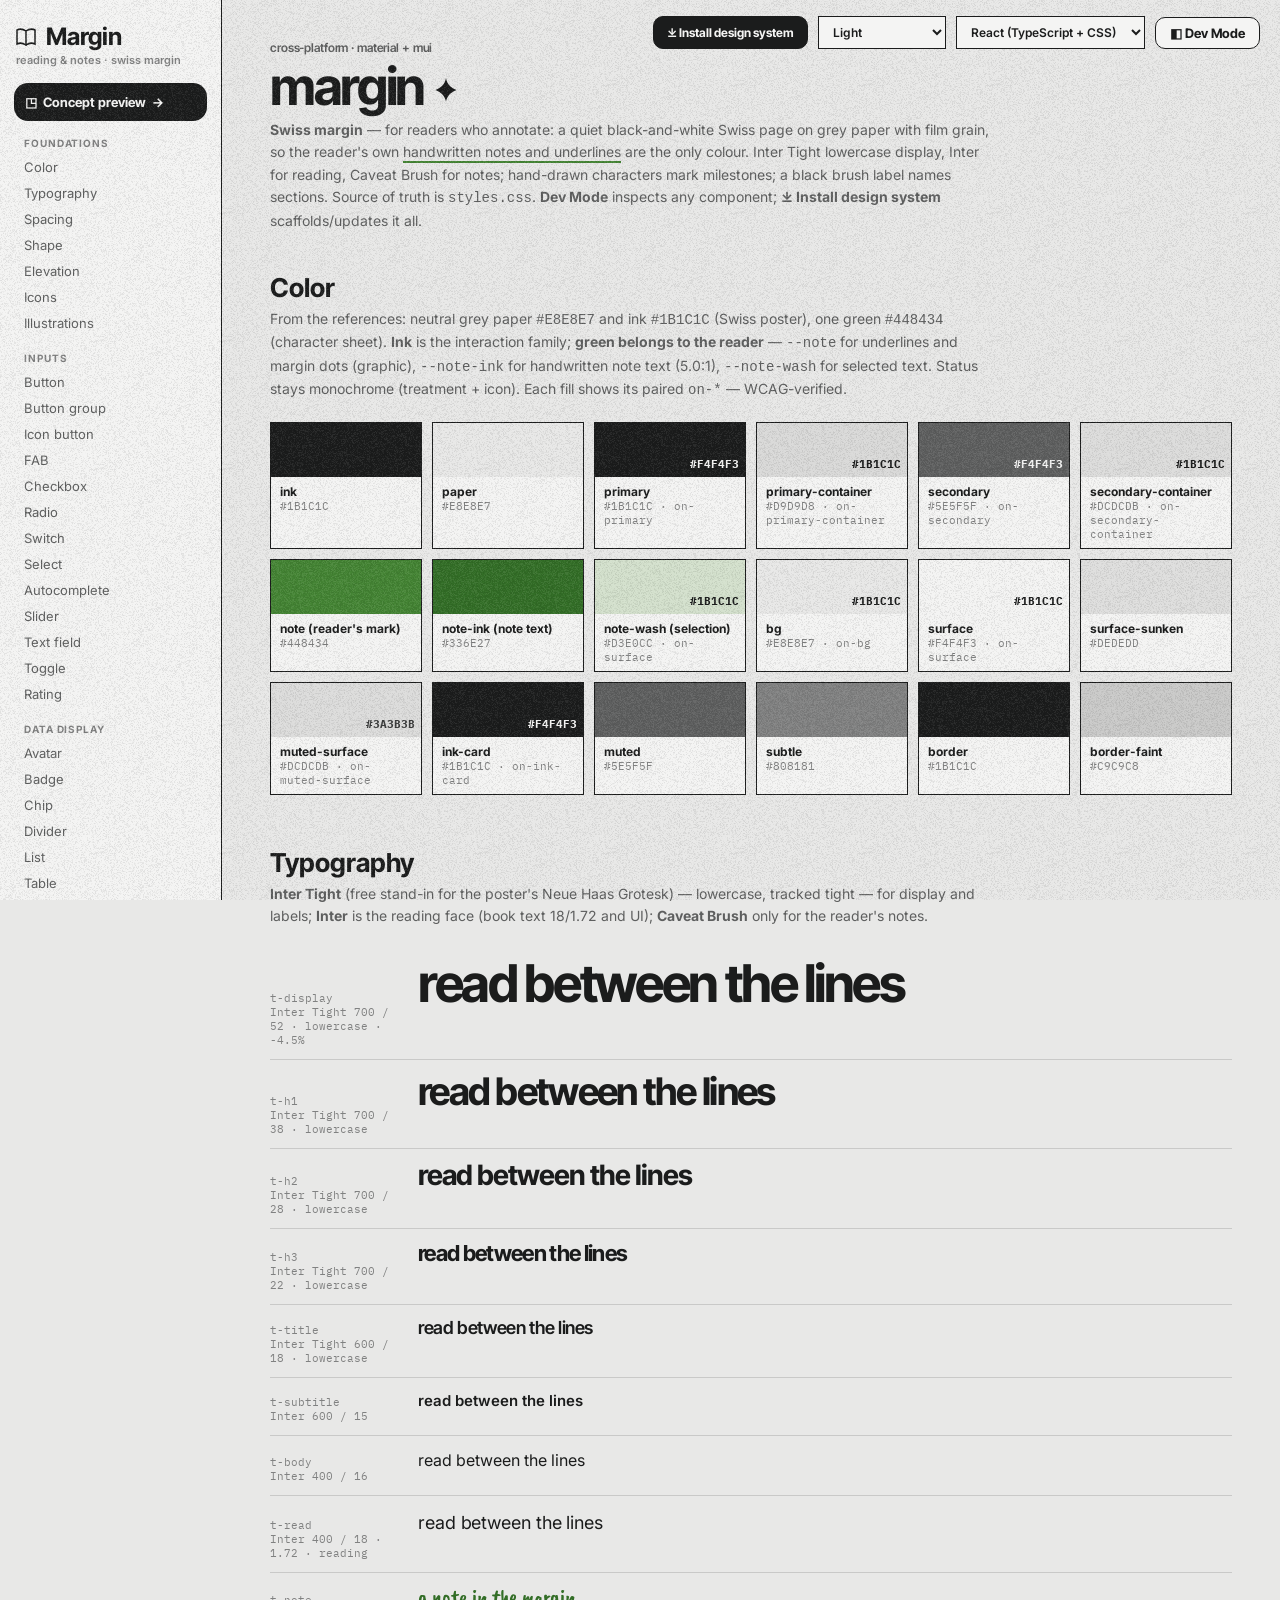
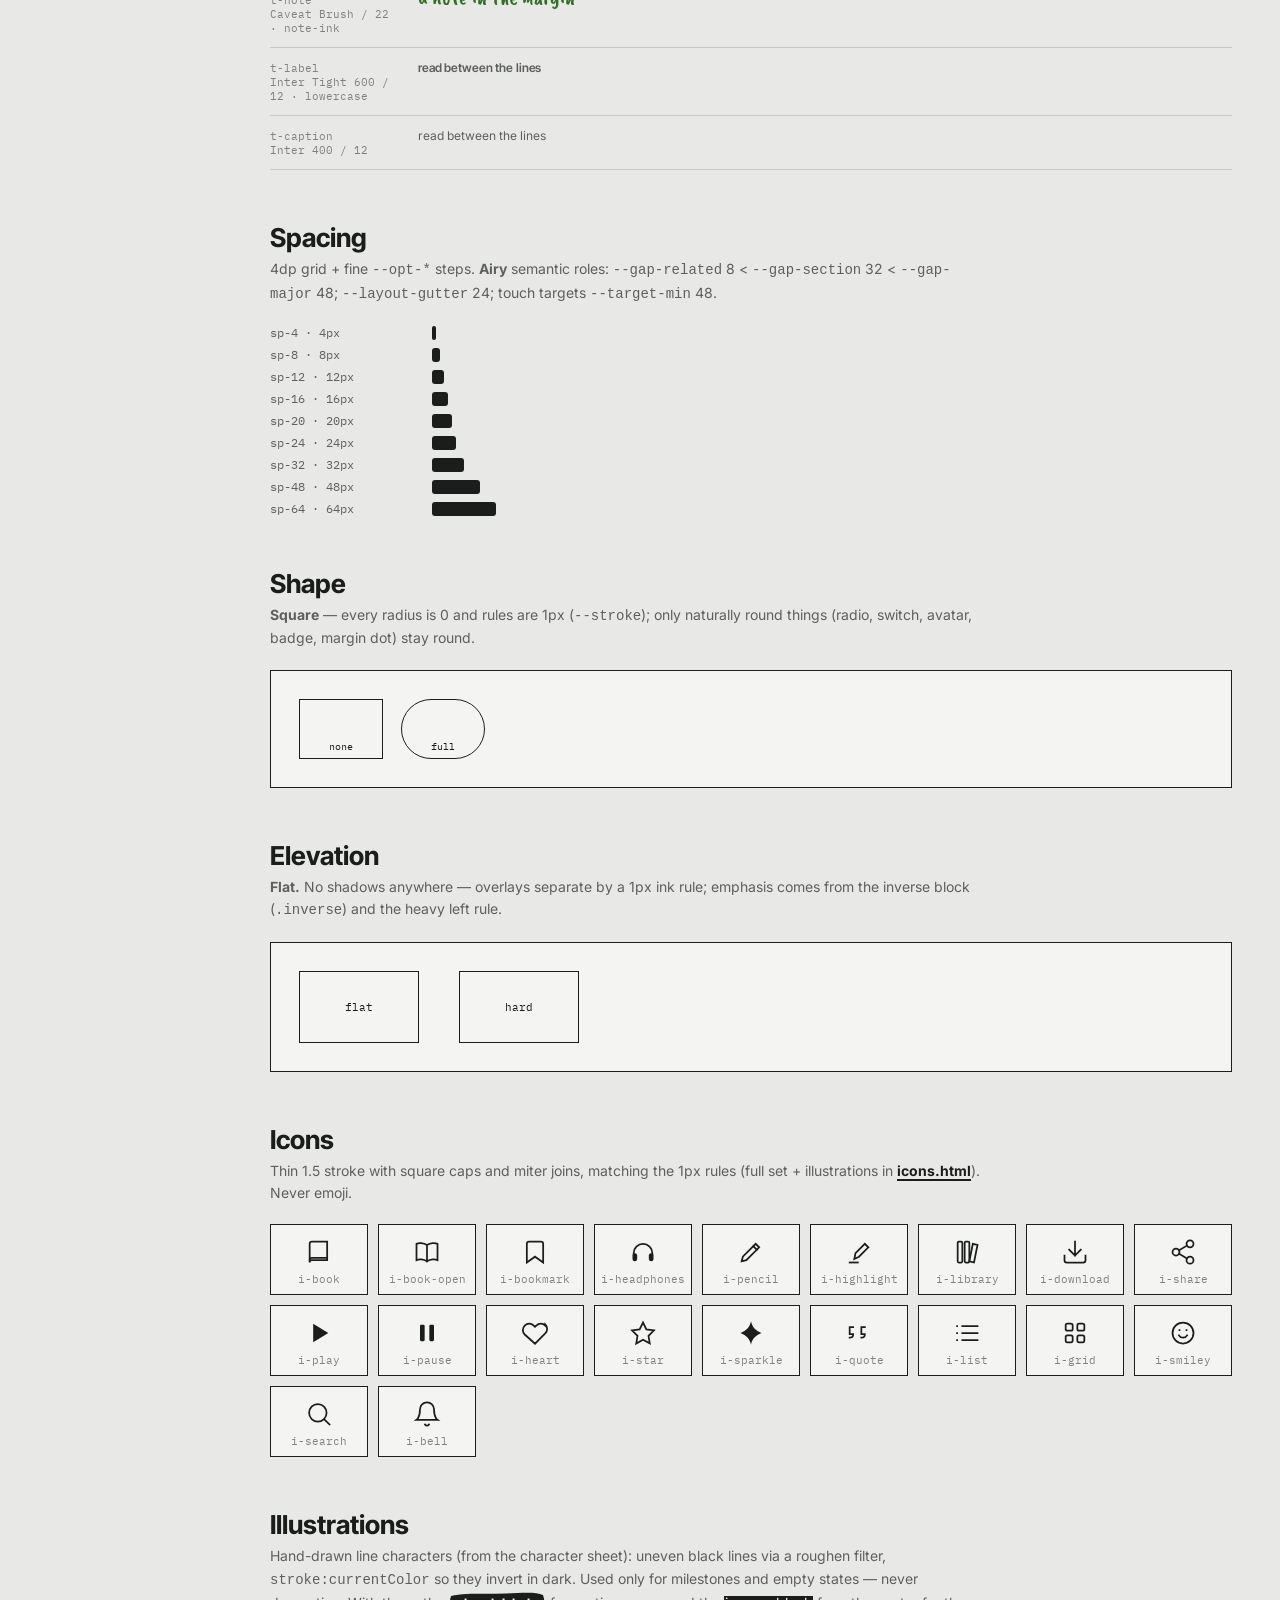
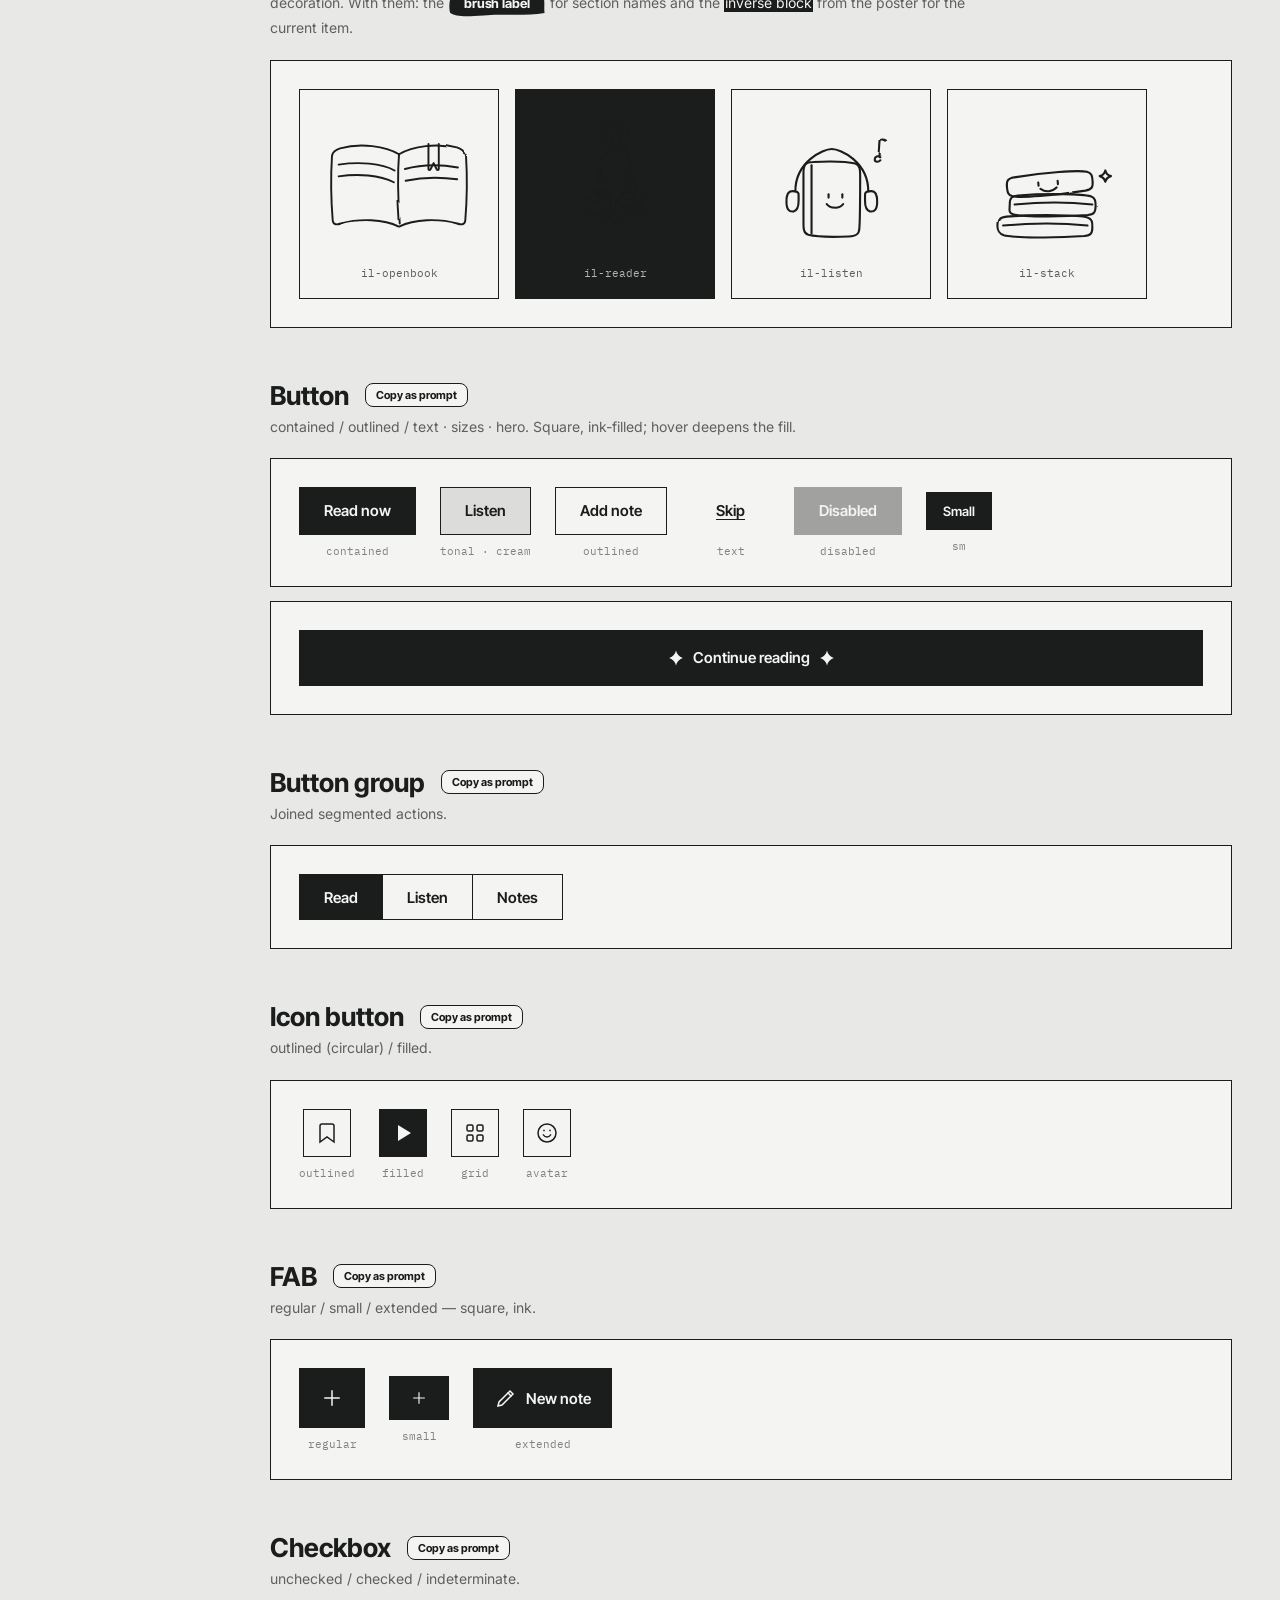
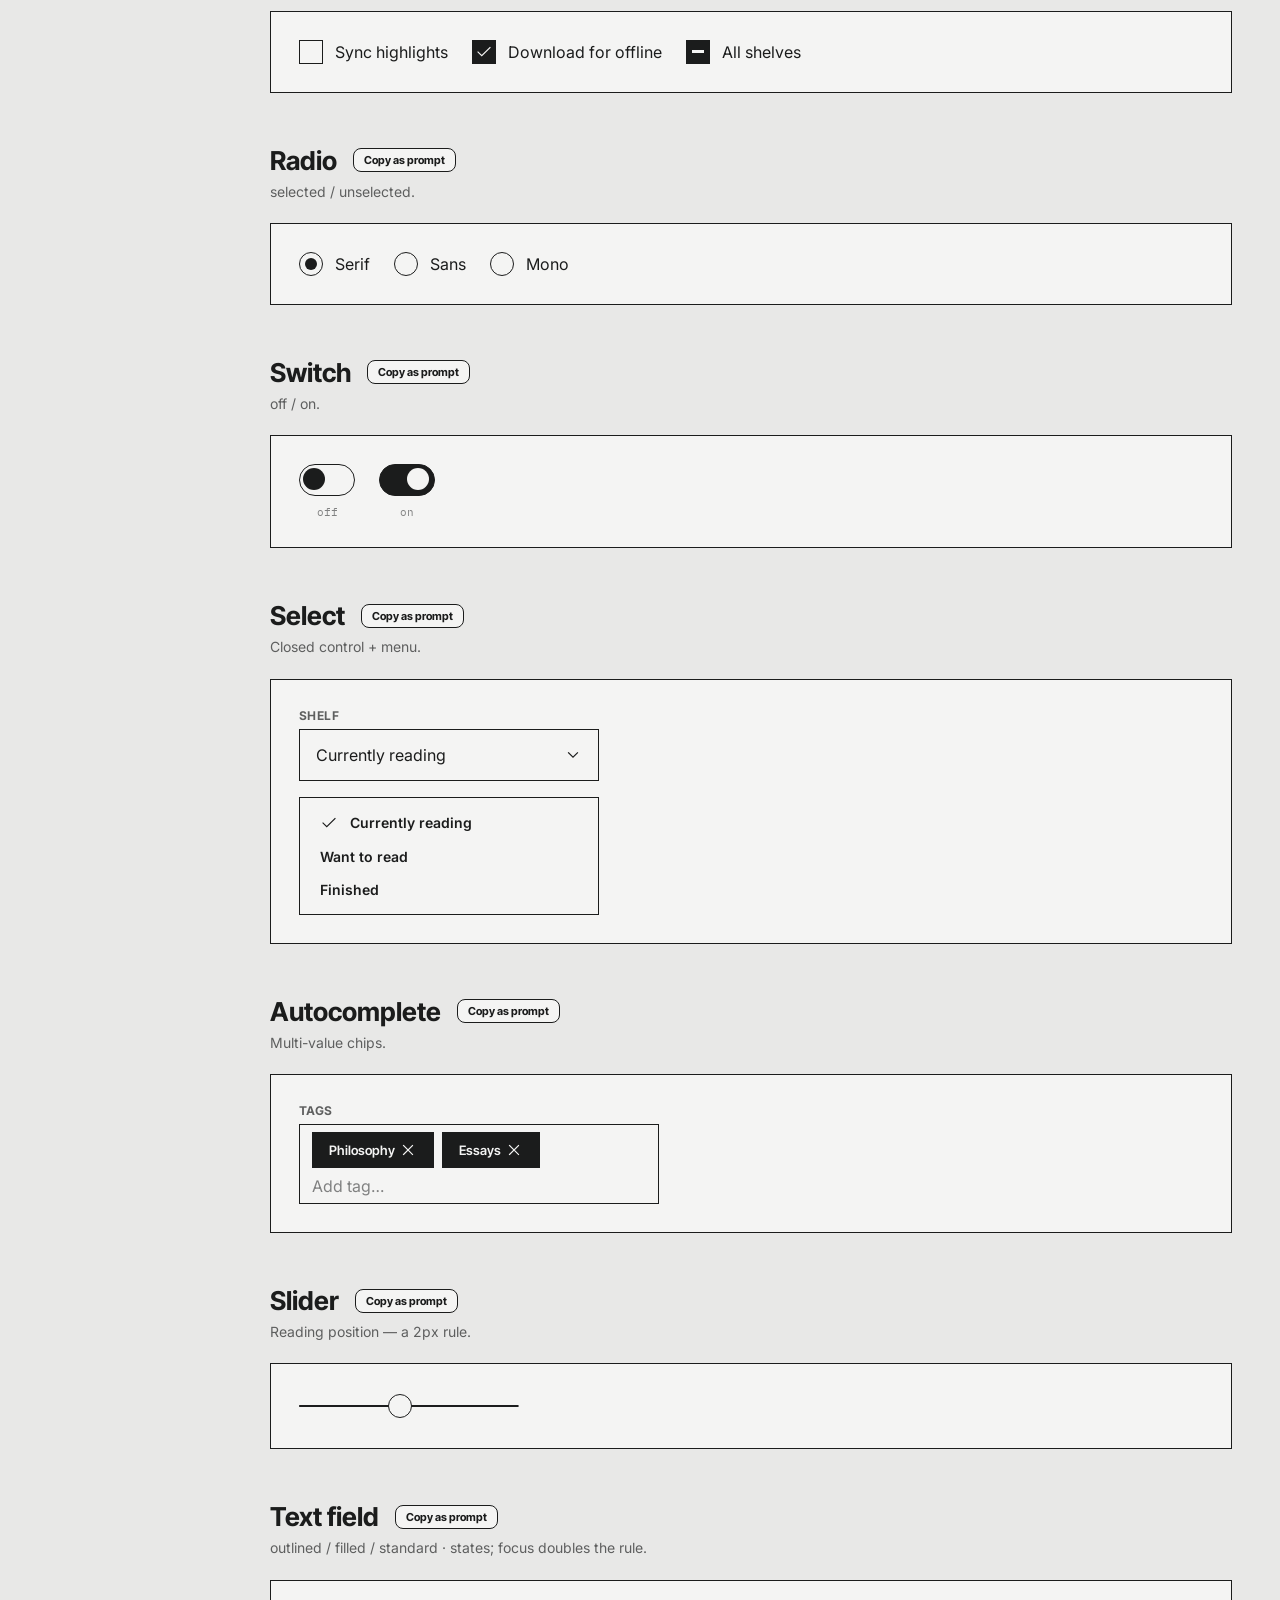
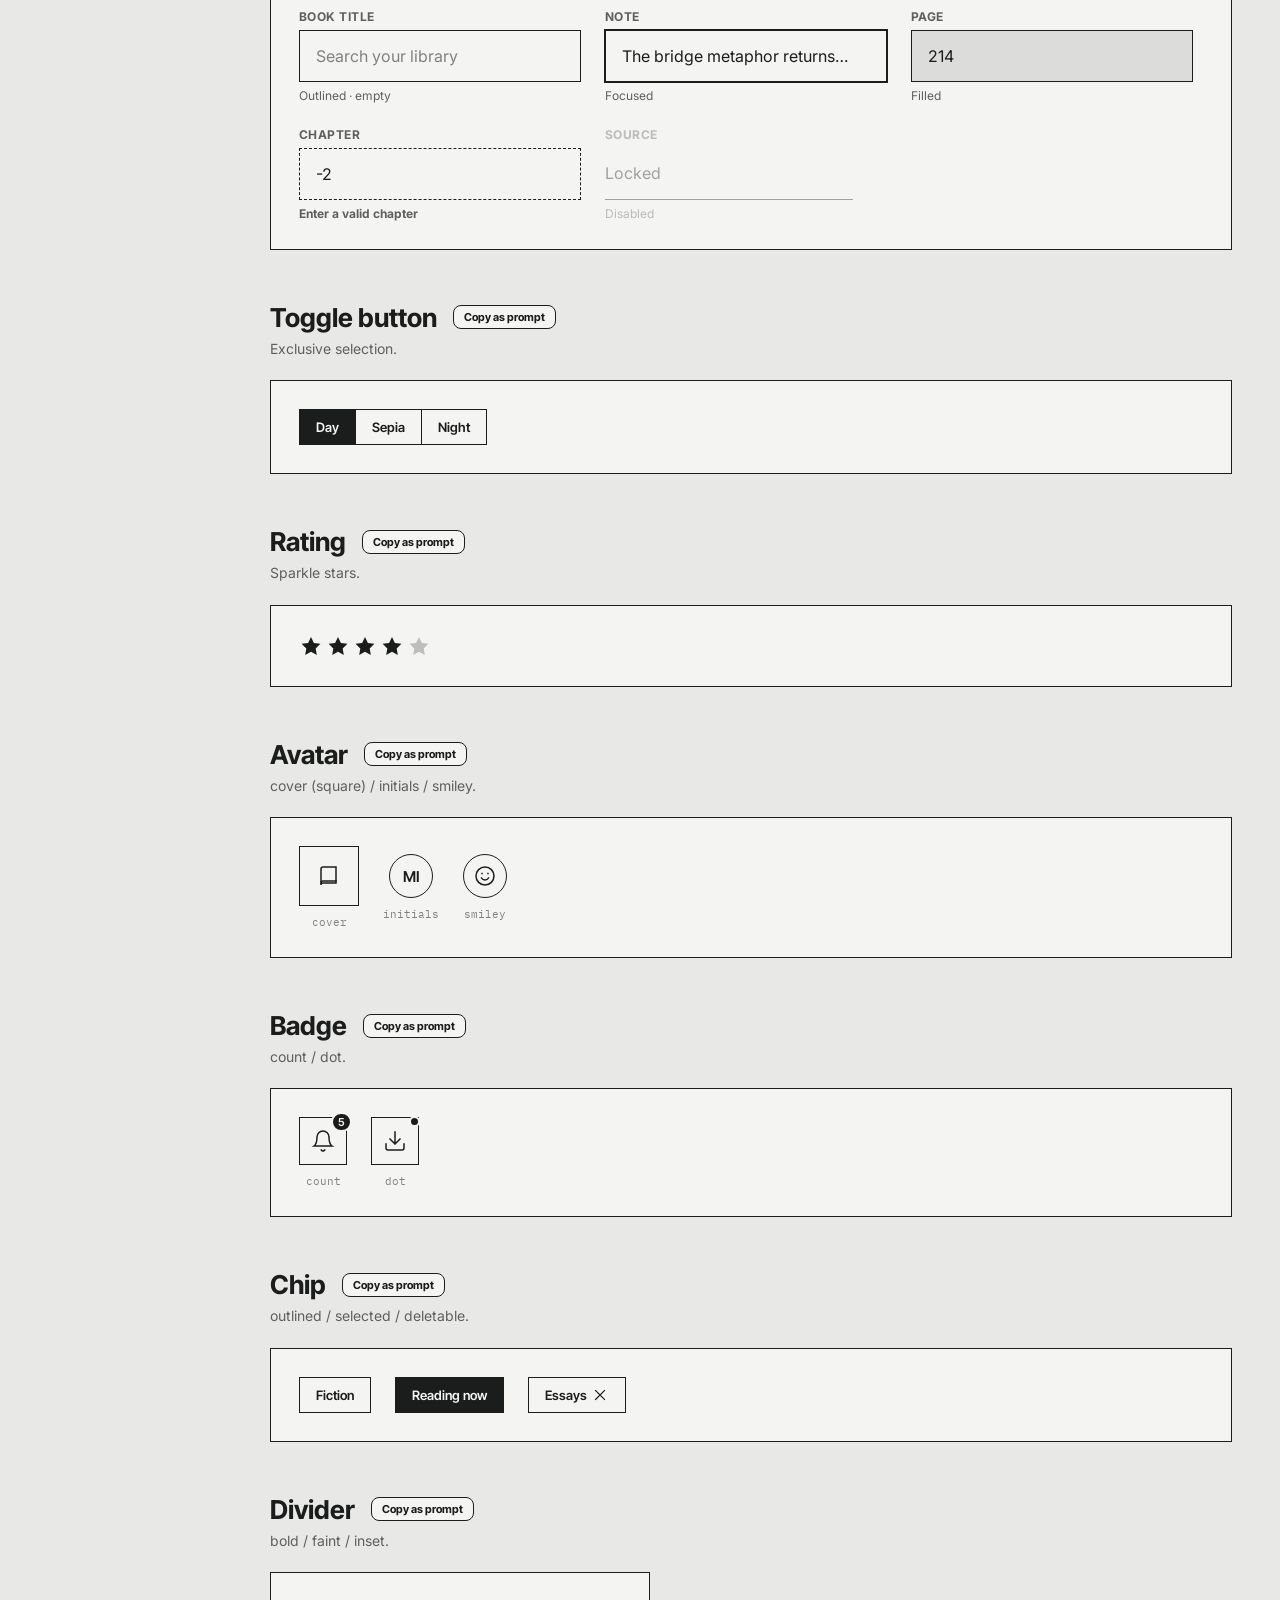
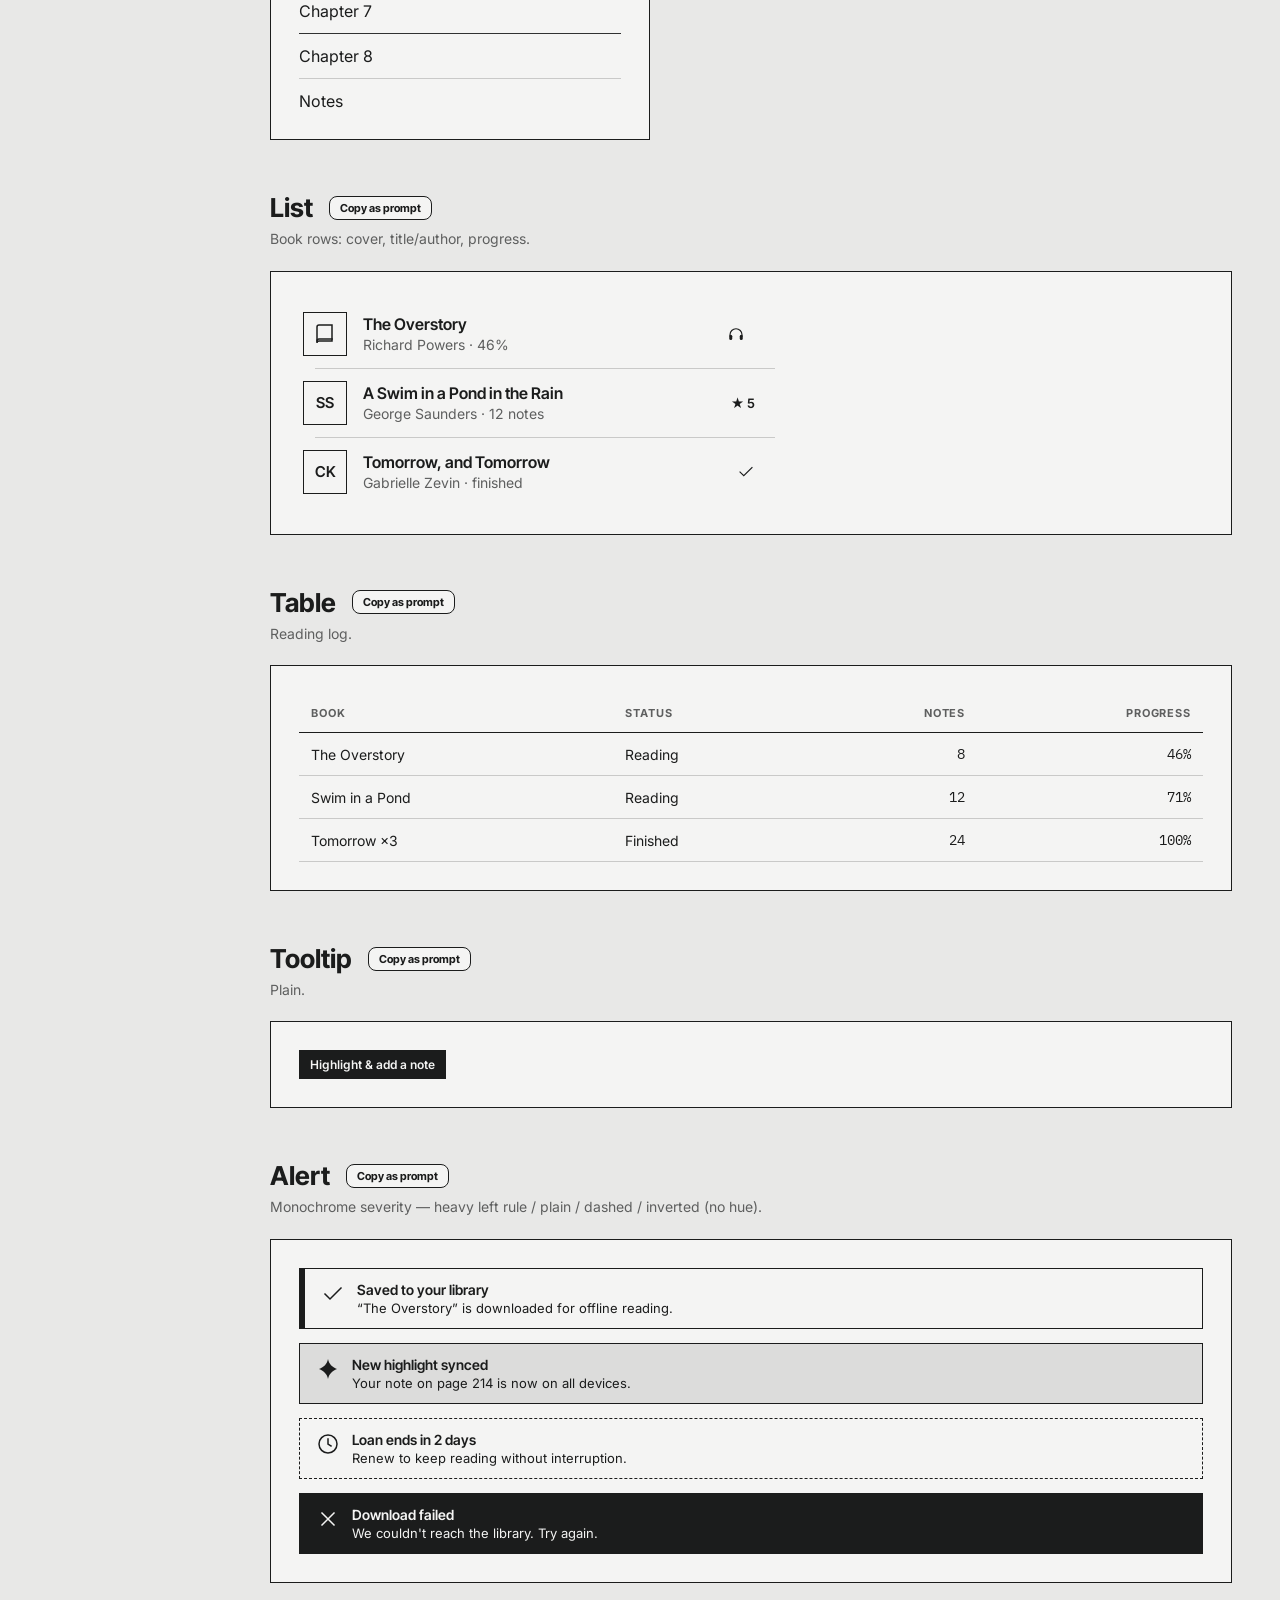
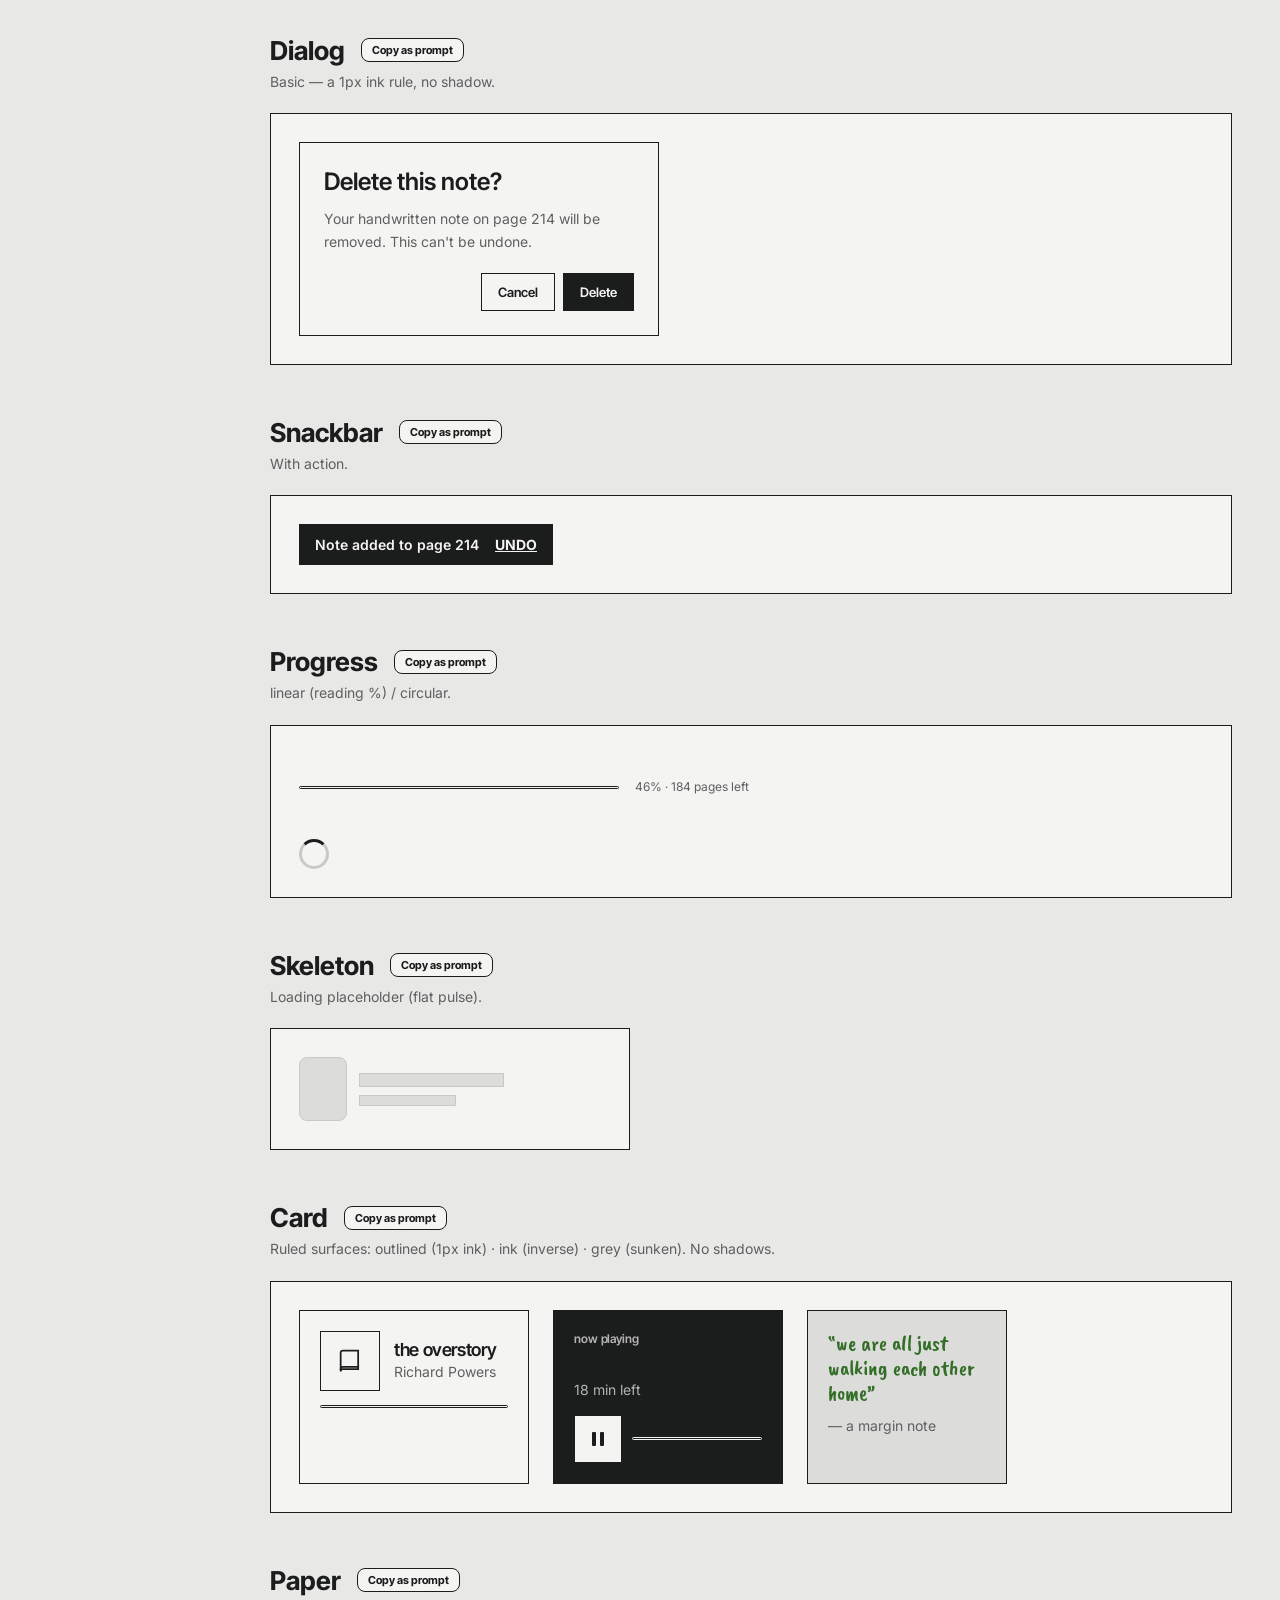
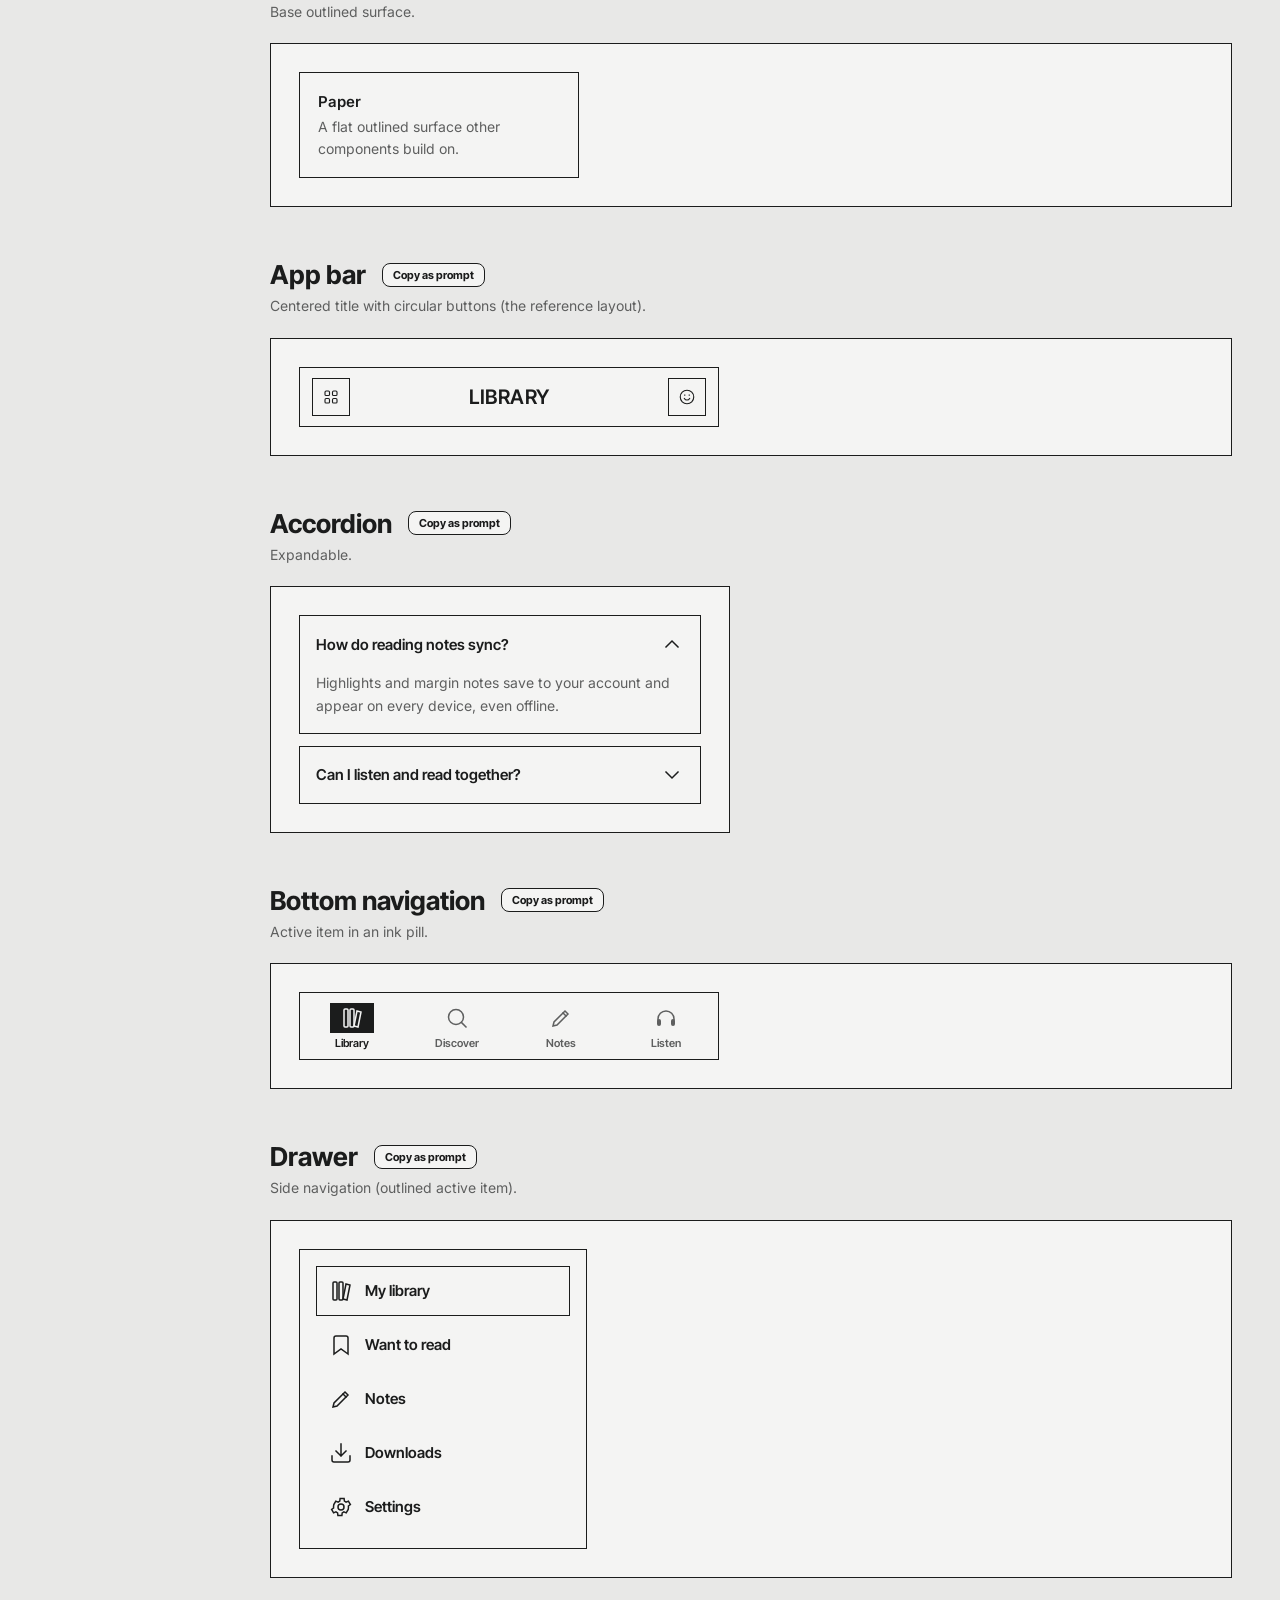
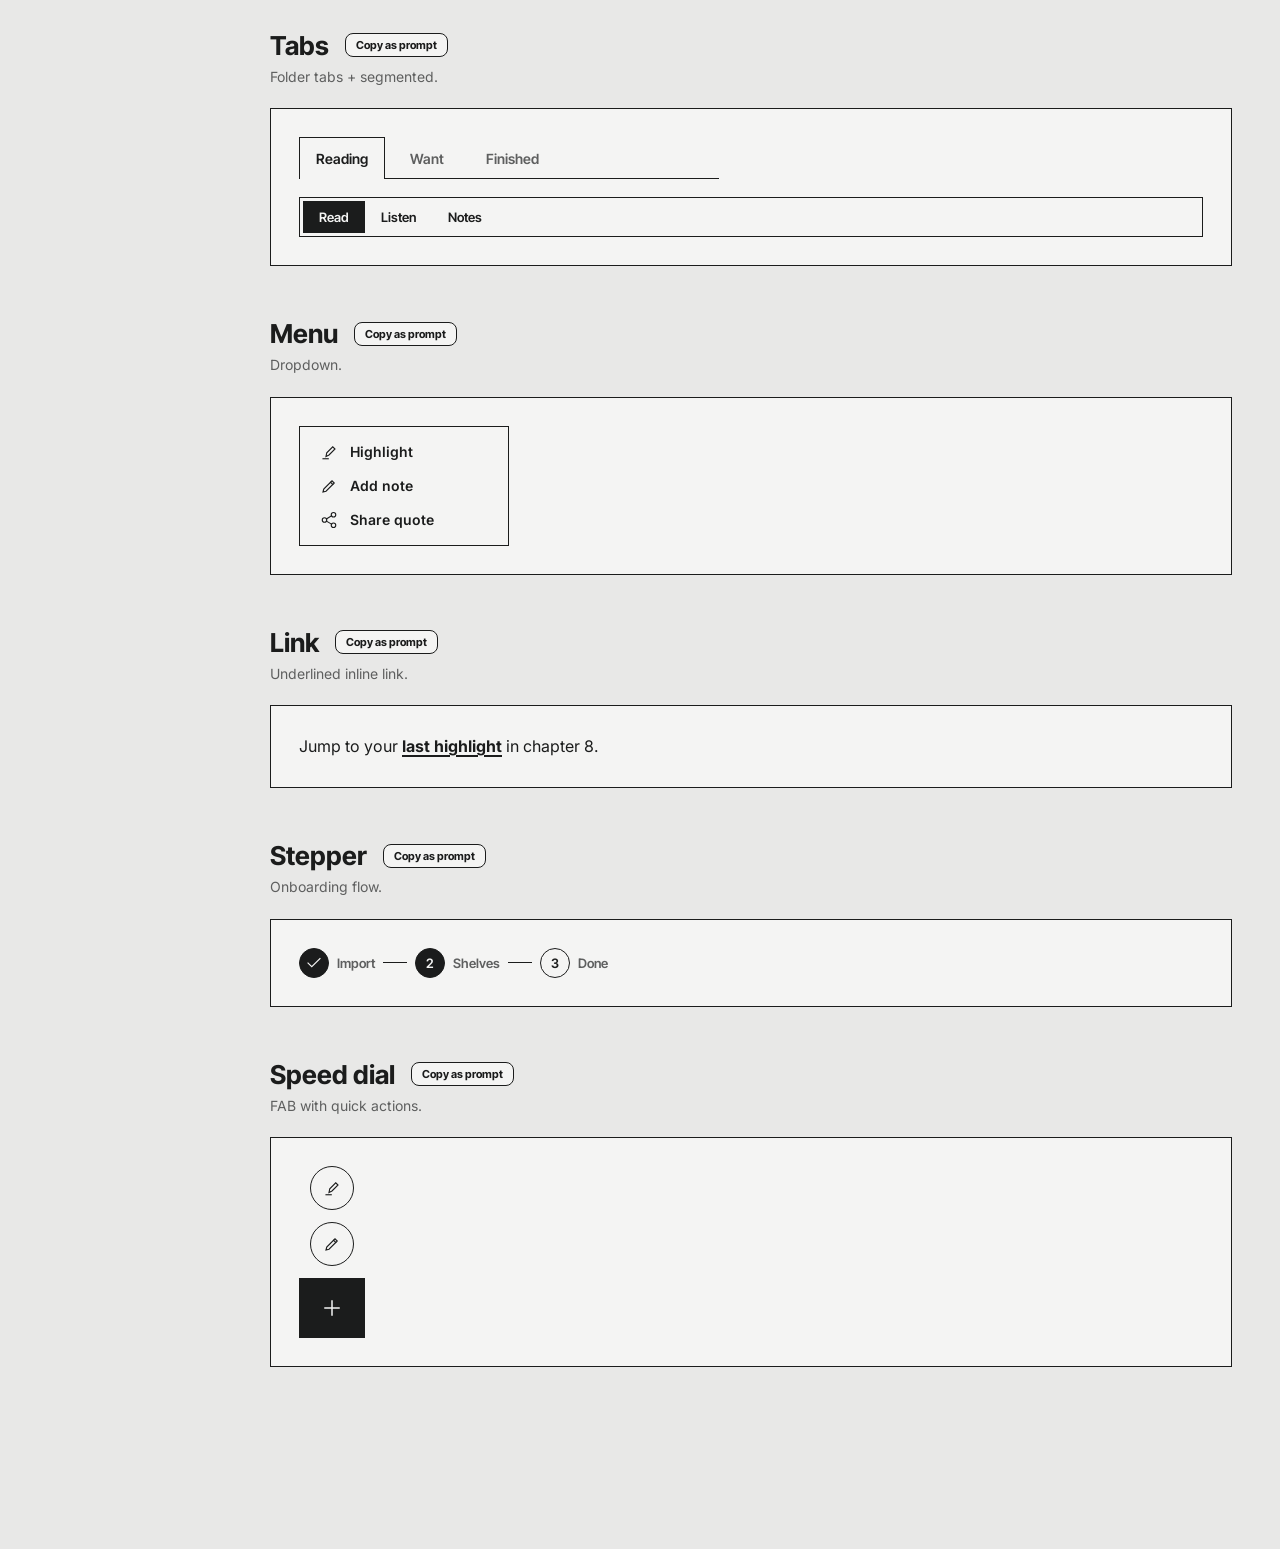
<file: examples/02-margin-handdrawn-mono/design-system/index.html>
<!doctype html>
<html lang="en">
<head>
<meta charset="utf-8">
<meta name="viewport" content="width=device-width, initial-scale=1">
<title>Margin · Design System</title>
<link href="https://fonts.googleapis.com/css2?family=Inter+Tight:wght@500;600;700&family=Inter:wght@400;500;600;700&family=Caveat+Brush&family=IBM+Plex+Mono:wght@500;600&display=swap" rel="stylesheet">
<link rel="stylesheet" href="styles.css">
<script src="theme.js"></script>
<style>
body{font-family:var(--font-body);color:var(--on-surface);background:var(--bg);display:flex}
nav.side{position:sticky;top:0;align-self:flex-start;height:100vh;width:222px;flex:0 0 222px;background:var(--surface);border-right:var(--stroke) solid var(--ink);padding:22px 14px;overflow:auto}
nav.side .brand{font:700 24px var(--font-display);color:var(--ink);margin-bottom:2px;display:flex;align-items:center;gap:8px}
nav.side .tag{font:600 11px var(--font-body);color:var(--subtle);margin:0 0 16px 2px}
nav.side a{display:block;padding:5px 10px;border-radius:8px;font-size:13px;color:var(--muted);text-decoration:none}
nav.side a:hover{background:var(--muted-surface);color:var(--ink)}
nav.side a.concept-link{margin:0 0 8px;padding:11px;font-weight:700;color:var(--on-primary);background:var(--ink);border-radius:14px;font-family:var(--font-display)}
nav.side .grp{font:700 10px var(--font-body);letter-spacing:.9px;text-transform:uppercase;color:var(--subtle);margin:16px 0 5px 10px}
main{flex:1;padding:40px 48px 140px;max-width:1080px}
section{margin-bottom:52px;scroll-margin-top:20px}
h2.sec{font:700 26px var(--font-display);color:var(--on-surface);margin-bottom:5px;display:flex;align-items:center;gap:8px}
.sec-desc{color:var(--muted);font-size:14px;margin-bottom:20px;max-width:720px;line-height:1.6}
.stage{background:var(--surface);border:var(--stroke) solid var(--ink);border-radius:var(--r-lg);padding:28px;display:flex;flex-wrap:wrap;gap:24px;align-items:center}
.stage.col{flex-direction:column;align-items:stretch}
.cell{display:flex;flex-direction:column;align-items:center;gap:9px}.spec{font:11px var(--font-mono);color:var(--subtle)}
.colors{display:grid;grid-template-columns:repeat(auto-fill,minmax(150px,1fr));gap:10px}
.sw{border:var(--stroke) solid var(--ink);border-radius:var(--r-sm);overflow:hidden;background:var(--surface)}
.sw .c{height:54px;display:flex;align-items:flex-end;justify-content:flex-end;padding:6px}.sw .c .on{font:700 11px var(--font-mono)}
.sw .m{padding:7px 9px}.sw .n{font-size:12px;font-weight:700}.sw .v{font:11px var(--font-mono);color:var(--subtle)}
.typerow{display:flex;align-items:baseline;gap:18px;padding:12px 0;border-bottom:1px solid var(--border-faint)}
.typerow .tk{width:130px;flex:0 0 130px;font:11px var(--font-mono);color:var(--subtle)}
.sprow{display:flex;align-items:center;gap:12px;margin-bottom:7px}.sprow .bar{background:var(--ink);height:14px;border-radius:3px}.sprow .lbl{width:150px;font:12px var(--font-mono);color:var(--muted)}
.shaperow{display:flex;gap:18px;flex-wrap:wrap}.shapebox{width:84px;height:60px;background:var(--surface);border:var(--stroke) solid var(--ink);display:flex;align-items:flex-end;justify-content:center;padding:5px;font:10px var(--font-mono);color:var(--ink)}
.iconGrid{display:grid;grid-template-columns:repeat(auto-fill,minmax(92px,1fr));gap:10px}
.iconGrid .it{background:var(--surface);border:var(--stroke) solid var(--ink);border-radius:var(--r-sm);padding:13px 6px 8px;display:flex;flex-direction:column;align-items:center;gap:6px;color:var(--on-surface)}.iconGrid .it .nm{font:11px var(--font-mono);color:var(--subtle)}
.illusRow{display:flex;gap:16px;flex-wrap:wrap}.illusRow .ix{flex:0 0 200px;background:var(--surface);border:var(--stroke) solid var(--ink);border-radius:var(--r-lg);padding:18px}.illusRow .ix.ink{background:var(--ink-card);color:var(--on-ink-card)}.illusRow .ix .nm{font:11px var(--font-mono);opacity:.7;text-align:center;margin-top:8px}

#topctl{position:fixed;top:16px;right:20px;z-index:50;display:flex;gap:10px;align-items:center}
#themeSel,#langSel{font:600 12px var(--font-body);border:var(--stroke) solid var(--ink);border-radius:0;padding:7px 10px;background:var(--surface);color:var(--ink)}
.ds-btn{font:700 12px var(--font-display);background:var(--ink);border:var(--stroke) solid var(--ink);color:var(--on-primary);border-radius:10px;padding:8px 13px;cursor:pointer}
#devToggle{font:700 13px var(--font-display);background:var(--surface);border:var(--stroke) solid var(--ink);border-radius:10px;padding:7px 14px;cursor:pointer;color:var(--ink)}
#devToggle.on{background:var(--ink);color:var(--on-primary)}
.sec-prompt{font:700 11px var(--font-display);border:var(--stroke) solid var(--ink);background:var(--surface);color:var(--ink);border-radius:8px;padding:4px 10px;margin-left:8px;cursor:pointer;vertical-align:middle}
body.dev [data-insp]:hover{outline:2px dashed var(--ink);outline-offset:4px;cursor:pointer}
.insp-sel{outline:2px solid var(--ink)!important;outline-offset:4px}
#inspector{position:fixed;top:0;right:0;width:344px;height:100vh;background:var(--surface);border-left:var(--stroke) solid var(--ink);transform:translateX(100%);transition:transform .26s var(--ease);z-index:49;overflow:auto;padding:58px 20px 40px}
body.inspecting #inspector{transform:translateX(0)}body.inspecting main{margin-right:344px}
#inspector .iclose{position:absolute;top:16px;right:16px;border:none;background:none;font-size:18px;color:var(--muted);cursor:pointer}
#inspector .nm{font:700 21px var(--font-display);color:var(--on-surface)}#inspector .file{font:12px var(--font-mono);color:var(--subtle);margin-top:2px}
#inspector .desc{font-size:13px;color:var(--muted);line-height:1.6;margin-top:10px}
#inspector h4{font:700 11px var(--font-body);letter-spacing:.6px;text-transform:uppercase;color:var(--subtle);margin:20px 0 8px}
.prop{padding:8px 0;border-bottom:1px solid var(--border-faint)}.prop .pn{font:600 13px var(--font-mono)}.prop .pt{font:11px var(--font-mono);color:var(--muted)}.prop .pdef{font:11px var(--font-mono);color:var(--subtle)}
.tok{display:flex;align-items:center;gap:10px;padding:7px 8px;border-radius:8px;cursor:pointer}.tok:hover{background:var(--muted-surface)}
.tok .tsw{width:22px;height:22px;border-radius:5px;border:var(--stroke) solid var(--ink);flex:0 0 22px}.tok .tn{font:600 12px var(--font-mono)}.tok .tr{font-size:11px;color:var(--muted)}.tok .tv{margin-left:auto;font:11px var(--font-mono);color:var(--subtle)}
.metric{display:flex;justify-content:space-between;font:12px var(--font-mono);padding:5px 0;border-bottom:1px dashed var(--border-faint)}.metric .mk{color:var(--muted)}
.copyprompt{width:100%;margin-top:16px;font:700 13px var(--font-display);background:var(--ink);color:var(--on-primary);border:none;border-radius:12px;padding:11px;cursor:pointer}
.copied{position:fixed;bottom:24px;left:50%;transform:translateX(-50%);background:var(--ink);color:var(--on-primary);font-size:12px;padding:8px 16px;border-radius:8px;opacity:0;transition:.2s;z-index:60;pointer-events:none}.copied.show{opacity:.97}
</style>
</head>
<body>

<!-- ROUGHEN FILTERS — wobble & uneven weight for hand-drawn line art (.illus / .sparkle) -->
<svg width="0" height="0" style="position:absolute" aria-hidden="true">
  <filter id="rough" x="-8%" y="-8%" width="116%" height="116%"><feTurbulence type="fractalNoise" baseFrequency="0.014" numOctaves="2" seed="7" result="n"/><feDisplacementMap in="SourceGraphic" in2="n" scale="2.6" xChannelSelector="R" yChannelSelector="G"/></filter>
  <filter id="rough2" x="-8%" y="-8%" width="116%" height="116%"><feTurbulence type="fractalNoise" baseFrequency="0.022" numOctaves="2" seed="24" result="n"/><feDisplacementMap in="SourceGraphic" in2="n" scale="1.8" xChannelSelector="R" yChannelSelector="G"/></filter>
</svg>

<!-- SPRITE (copied from icons.html — icons + doodles + illustrations) -->
<svg width="0" height="0" style="position:absolute" aria-hidden="true">
  <symbol id="i-grid" viewBox="0 0 24 24"><rect x="4" y="4" width="6" height="6" rx="1.5"/><rect x="14" y="4" width="6" height="6" rx="1.5"/><rect x="4" y="14" width="6" height="6" rx="1.5"/><rect x="14" y="14" width="6" height="6" rx="1.5"/></symbol>
  <symbol id="i-smiley" viewBox="0 0 24 24"><circle cx="12" cy="12" r="9"/><path d="M8.5 14a4 4 0 0 0 7 0M9 9.5h.01M15 9.5h.01"/></symbol>
  <symbol id="i-menu" viewBox="0 0 24 24"><path d="M4 7h16M4 12h16M4 17h10"/></symbol>
  <symbol id="i-search" viewBox="0 0 24 24"><circle cx="11" cy="11" r="7.5"/><path d="M21 21l-4.6-4.6"/></symbol>
  <symbol id="i-back" viewBox="0 0 24 24"><path d="M19 12H5"/><path d="M12 19l-7-7 7-7"/></symbol>
  <symbol id="i-chevron-right" viewBox="0 0 24 24"><path d="M9 18l6-6-6-6"/></symbol>
  <symbol id="i-chevron-down" viewBox="0 0 24 24"><path d="M6 9l6 6 6-6"/></symbol>
  <symbol id="i-close" viewBox="0 0 24 24"><path d="M18 6L6 18M6 6l12 12"/></symbol>
  <symbol id="i-check" viewBox="0 0 24 24"><path d="M20 6L9 17l-5-5"/></symbol>
  <symbol id="i-plus" viewBox="0 0 24 24"><path d="M12 5v14M5 12h14"/></symbol>
  <symbol id="i-more-v" viewBox="0 0 24 24"><circle cx="12" cy="5" r="1.7" fill="currentColor" stroke="none"/><circle cx="12" cy="12" r="1.7" fill="currentColor" stroke="none"/><circle cx="12" cy="19" r="1.7" fill="currentColor" stroke="none"/></symbol>
  <symbol id="i-bell" viewBox="0 0 24 24"><path d="M18 8a6 6 0 0 0-12 0c0 7-3 9-3 9h18s-3-2-3-9"/><path d="M13.7 21a2 2 0 0 1-3.4 0"/></symbol>
  <symbol id="i-user" viewBox="0 0 24 24"><path d="M20 21v-2a4 4 0 0 0-4-4H8a4 4 0 0 0-4 4v2"/><circle cx="12" cy="7" r="4"/></symbol>
  <symbol id="i-settings" viewBox="0 0 24 24"><circle cx="12" cy="12" r="3"/><path d="M19.4 13a7.5 7.5 0 0 0 0-2l2-1.5-2-3.4-2.3 1a7.5 7.5 0 0 0-1.7-1l-.3-2.6h-4l-.3 2.6a7.5 7.5 0 0 0-1.7 1l-2.3-1-2 3.4L4.6 11a7.5 7.5 0 0 0 0 2l-2 1.5 2 3.4 2.3-1a7.5 7.5 0 0 0 1.7 1l.3 2.6h4l.3-2.6a7.5 7.5 0 0 0 1.7-1l2.3 1 2-3.4z"/></symbol>
  <symbol id="i-book" viewBox="0 0 24 24"><path d="M4 5a2 2 0 0 1 2-2h13v16H6a2 2 0 0 0-2 2z"/><path d="M19 17H6a2 2 0 0 0-2 2"/></symbol>
  <symbol id="i-book-open" viewBox="0 0 24 24"><path d="M12 6C9 4 5 4 3 5v14c2-1 6-1 9 1 3-2 7-2 9-1V5c-2-1-6-1-9 1z"/><path d="M12 7v13"/></symbol>
  <symbol id="i-bookmark" viewBox="0 0 24 24"><path d="M19 21l-7-5-7 5V5a2 2 0 0 1 2-2h10a2 2 0 0 1 2 2z"/></symbol>
  <symbol id="i-headphones" viewBox="0 0 24 24"><path d="M4 14v-1a8 8 0 0 1 16 0v1"/><rect x="3" y="13" width="4" height="7" rx="2" fill="currentColor" stroke="none"/><rect x="17" y="13" width="4" height="7" rx="2" fill="currentColor" stroke="none"/></symbol>
  <symbol id="i-pencil" viewBox="0 0 24 24"><path d="M4 20l1-4L16 5l3 3L8 19z"/><path d="M14 7l3 3"/></symbol>
  <symbol id="i-highlight" viewBox="0 0 24 24"><path d="M9 13l-1 5 4-2 8-8-3-3-8 8z"/><path d="M4 21h7"/></symbol>
  <symbol id="i-library" viewBox="0 0 24 24"><rect x="4" y="3" width="4" height="18" rx="1"/><rect x="10" y="3" width="4" height="18" rx="1"/><path d="M17 5l4 1-3 15-4-1z"/></symbol>
  <symbol id="i-download" viewBox="0 0 24 24"><path d="M21 15v4a2 2 0 0 1-2 2H5a2 2 0 0 1-2-2v-4"/><path d="M7 10l5 5 5-5M12 15V3"/></symbol>
  <symbol id="i-share" viewBox="0 0 24 24"><circle cx="18" cy="5" r="3"/><circle cx="6" cy="12" r="3"/><circle cx="18" cy="19" r="3"/><path d="M8.6 13.5l6.8 4M15.4 6.5l-6.8 4"/></symbol>
  <symbol id="i-play" viewBox="0 0 24 24"><path d="M7 4l13 8-13 8z" fill="currentColor" stroke="none"/></symbol>
  <symbol id="i-pause" viewBox="0 0 24 24"><rect x="6" y="5" width="4" height="14" rx="1" fill="currentColor" stroke="none"/><rect x="14" y="5" width="4" height="14" rx="1" fill="currentColor" stroke="none"/></symbol>
  <symbol id="i-heart" viewBox="0 0 24 24"><path d="M20.8 5.6a5.4 5.4 0 0 0-7.7 0L12 6.7l-1.1-1.1a5.4 5.4 0 1 0-7.7 7.7L12 21.2l8.8-8.9a5.4 5.4 0 0 0 0-7.7z"/></symbol>
  <symbol id="i-star" viewBox="0 0 24 24"><path d="M12 3l2.9 5.9 6.5.9-4.7 4.6 1.1 6.5L12 17.8 6.2 21l1.1-6.5L2.6 9.8l6.5-.9z"/></symbol>
  <symbol id="i-quote" viewBox="0 0 24 24"><path d="M7 7H4v6h3c0 2-1 3-3 3M17 7h-3v6h3c0 2-1 3-3 3"/></symbol>
  <symbol id="i-list" viewBox="0 0 24 24"><path d="M8 6h13M8 12h13M8 18h13M3.5 6h.01M3.5 12h.01M3.5 18h.01"/></symbol>
  <symbol id="i-clock" viewBox="0 0 24 24"><circle cx="12" cy="12" r="9"/><path d="M12 7v5l3 2"/></symbol>
  <symbol id="i-sparkle" viewBox="0 0 24 24"><path d="M12 2c1 5 4 8 9 10-5 2-8 5-9 10-1-5-4-8-9-10 5-2 8-5 9-10z" fill="currentColor" stroke="none"/></symbol>
  <symbol id="il-openbook" viewBox="0 0 220 170"><g fill="none" stroke="currentColor" stroke-width="2.6" stroke-linecap="round" stroke-linejoin="round"><path d="M110 46C108 72 109 112 111 140"/><path d="M110 46C92 35 58 30 30 38C24 40 20 42 19 48C17 80 18 112 20 136C21 142 26 142 31 140C56 133 90 134 109 144"/><path d="M110 46C128 35 162 30 190 38C196 40 200 42 201 48C203 80 202 112 200 136C199 142 194 142 189 140C164 133 130 134 111 144"/><path d="M28 60C56 56 86 58 104 68"/><path d="M28 76C54 72 84 74 103 84"/><path d="M118 66C140 60 168 60 190 64"/><path d="M119 82C142 77 168 77 189 80"/><path d="M150 32C150 46 150 58 150 66C150 68 152 68 153 66L157 58L161 66C162 68 164 68 164 66C164 56 164 44 164 32"/></g></symbol>
  <symbol id="il-reader" viewBox="0 0 200 200"><g fill="none" stroke="currentColor" stroke-width="2.6" stroke-linecap="round" stroke-linejoin="round"><path d="M83 38C82 23 95 16 104 18C117 21 121 34 116 44C112 52 103 56 95 53C87 50 83 45 83 38Z"/><path d="M85 31C90 22 105 21 113 28"/><path d="M95 37v3"/><path d="M107 37v3"/><path d="M96 45C99 48 104 48 107 45"/><path d="M96 55C83 60 77 74 80 94C81 104 85 111 94 115"/><path d="M105 55C119 59 125 75 122 97C121 107 117 112 109 116"/><path d="M82 90C72 98 70 114 78 126"/><path d="M119 90C129 98 131 114 123 126"/><path d="M80 112C69 122 63 134 70 142C82 140 98 134 110 134C123 134 133 138 138 143C143 134 134 121 121 113"/><path d="M85 134C100 128 116 128 130 134"/><path d="M100 150C86 140 70 140 60 144C60 132 60 124 60 121C70 117 86 117 100 127C114 117 130 117 140 121C140 124 140 132 140 144C130 140 114 140 100 150Z"/><path d="M100 127v23"/></g></symbol>
  <symbol id="il-listen" viewBox="0 0 200 180"><g fill="none" stroke="currentColor" stroke-width="2.6" stroke-linecap="round" stroke-linejoin="round"><path d="M66 78C66 68 68 64 78 64C100 63 122 64 130 66C136 68 136 74 136 82C136 110 136 134 135 146C135 154 130 156 122 156C100 157 80 156 72 154C66 152 66 146 66 138Z"/><path d="M76 68C76 96 76 124 76 152"/><path d="M97 104v4"/><path d="M114 104v4"/><path d="M96 116C101 122 110 122 115 116"/><path d="M56 100C56 64 90 48 101 48C112 48 146 64 146 100"/><path d="M52 100C47 100 45 105 45 113C45 122 48 126 54 125C59 124 60 119 60 112V104C60 101 56 100 52 100Z"/><path d="M150 100C155 100 157 105 157 113C157 122 154 126 148 125C143 124 142 119 142 112V104C142 101 146 100 150 100Z"/><path d="M160 58C160 50 161 44 161 40C161 37 165 37 168 39M161 58C158 56 154 57 154 61C154 64 158 65 161 62"/></g></symbol>
  <symbol id="il-stack" viewBox="0 0 200 175"><g fill="none" stroke="currentColor" stroke-width="2.6" stroke-linecap="round" stroke-linejoin="round"><path d="M40 140C40 132 42 130 50 129C90 126 140 127 150 130C156 132 156 136 156 142C156 150 154 152 146 153C106 156 58 155 48 152C42 150 40 147 40 140Z"/><path d="M47 140C80 137 120 137 150 140"/><path d="M54 114C54 106 56 104 64 103C100 100 144 101 154 104C160 106 160 110 160 116C160 124 158 126 150 127C110 130 66 129 58 126C52 124 54 120 54 114Z"/><path d="M60 114C92 111 128 111 156 114"/><g transform="rotate(-5 100 84)"><path d="M50 88C50 80 52 78 60 77C98 74 140 75 150 78C156 80 156 84 156 90C156 98 154 100 146 101C108 104 64 103 56 100C50 98 50 94 50 88Z"/><path d="M89 86v4"/><path d="M113 86v4"/><path d="M91 94C97 99 105 99 111 94"/></g><path d="M172 72C173 76 175 78 179 79C175 80 173 82 172 86C171 82 169 80 165 79C169 78 171 76 172 72Z"/></g></symbol>
</svg>

<div id="topctl">
  <button class="ds-btn" onclick="copyFullSystem()" title="Copy a prompt to install or update the whole design system">⤓ Install design system</button>
  <select id="themeSel" title="Preview theme" aria-label="Theme"><option value="">Light</option><option value="dark">Dark (inverted)</option></select>
  <select id="langSel" title="Copy-as-prompt target"></select>
  <button id="devToggle" onclick="toggleDev()">◧ Dev Mode</button>
</div>
<aside id="inspector"><button class="iclose" onclick="closeInspector()">✕</button><div id="inspectorBody"></div></aside>
<div class="copied" id="copied">Copied</div>

<nav class="side">
  <div class="brand"><svg class="ico" style="color:var(--ink)"><use href="#i-book-open"/></svg>Margin</div>
  <div class="tag">reading &amp; notes · swiss margin</div>
  <a class="concept-link" href="concept.html">◳ &nbsp;Concept preview &nbsp;→</a>
  <div class="grp">Foundations</div>
  <a href="#colors">Color</a><a href="#type">Typography</a><a href="#spacing">Spacing</a><a href="#shape">Shape</a><a href="#elevation">Elevation</a><a href="#icons">Icons</a><a href="#illustrations">Illustrations</a>
  <div class="grp">Inputs</div>
  <a href="#button">Button</a><a href="#buttongroup">Button group</a><a href="#iconbtn">Icon button</a><a href="#fab">FAB</a><a href="#checkbox">Checkbox</a><a href="#radio">Radio</a><a href="#switch">Switch</a><a href="#select">Select</a><a href="#autocomplete">Autocomplete</a><a href="#slider">Slider</a><a href="#field">Text field</a><a href="#toggle">Toggle</a><a href="#rating">Rating</a>
  <div class="grp">Data display</div>
  <a href="#avatar">Avatar</a><a href="#badge">Badge</a><a href="#chip">Chip</a><a href="#divider">Divider</a><a href="#list">List</a><a href="#table">Table</a><a href="#tooltip">Tooltip</a>
  <div class="grp">Feedback</div>
  <a href="#alert">Alert</a><a href="#dialog">Dialog</a><a href="#snackbar">Snackbar</a><a href="#progress">Progress</a><a href="#skeleton">Skeleton</a>
  <div class="grp">Surfaces</div>
  <a href="#card">Card</a><a href="#paper">Paper</a><a href="#appbar">App bar</a><a href="#accordion">Accordion</a>
  <div class="grp">Navigation</div>
  <a href="#bottomnav">Bottom nav</a><a href="#drawer">Drawer</a><a href="#tabs">Tabs</a><a href="#menu">Menu</a><a href="#link">Link</a><a href="#stepper">Stepper</a><a href="#speeddial">Speed dial</a>
</nav>

<main>
  <header style="margin-bottom:40px">
    <div class="t-label">Cross-platform · Material + MUI</div>
    <div class="t-display" style="margin-top:6px">Margin <span class="sparkle"><svg class="ico ico--lg"><use href="#i-sparkle"/></svg></span></div>
    <p class="sec-desc" style="margin-top:8px"><b>Swiss margin</b> — for readers who annotate: a quiet black-and-white Swiss page on grey paper with film grain, so the reader's own <span class="u-note">handwritten notes and underlines</span> are the only colour. Inter Tight lowercase display, Inter for reading, Caveat Brush for notes; hand-drawn characters mark milestones; a black brush label names sections. Source of truth is <code>styles.css</code>. <b>Dev Mode</b> inspects any component; <b>⤓ Install design system</b> scaffolds/updates it all.</p>
  </header>

  <section id="colors"><h2 class="sec">Color</h2><p class="sec-desc">From the references: neutral grey paper <code>#E8E8E7</code> and ink <code>#1B1C1C</code> (Swiss poster), one green <code>#448434</code> (character sheet). <b>Ink</b> is the interaction family; <b>green belongs to the reader</b> — <code>--note</code> for underlines and margin dots (graphic), <code>--note-ink</code> for handwritten note text (5.0:1), <code>--note-wash</code> for selected text. Status stays monochrome (treatment + icon). Each fill shows its paired <code>on-*</code> — WCAG-verified.</p><div class="colors" id="colorGrid"></div></section>

  <section id="type"><h2 class="sec">Typography</h2><p class="sec-desc"><b>Inter Tight</b> (free stand-in for the poster's Neue Haas Grotesk) — lowercase, tracked tight — for display and labels; <b>Inter</b> is the reading face (book text 18/1.72 and UI); <b>Caveat Brush</b> only for the reader's notes.</p><div id="typeList"></div></section>

  <section id="spacing"><h2 class="sec">Spacing</h2><p class="sec-desc">4dp grid + fine <code>--opt-*</code> steps. <b>Airy</b> semantic roles: <code>--gap-related</code> 8 &lt; <code>--gap-section</code> 32 &lt; <code>--gap-major</code> 48; <code>--layout-gutter</code> 24; touch targets <code>--target-min</code> 48.</p><div id="spacingList"></div></section>

  <section id="shape"><h2 class="sec">Shape</h2><p class="sec-desc"><b>Square</b> — every radius is 0 and rules are 1px (<code>--stroke</code>); only naturally round things (radio, switch, avatar, badge, margin dot) stay round.</p><div class="stage"><div class="shaperow" id="shapeRow"></div></div></section>

  <section id="elevation"><h2 class="sec">Elevation</h2><p class="sec-desc"><b>Flat.</b> No shadows anywhere — overlays separate by a 1px ink rule; emphasis comes from the inverse block (<code>.inverse</code>) and the heavy left rule.</p>
    <div class="stage" style="gap:40px"><div class="card" style="width:120px;height:72px;display:grid;place-items:center;font:11px var(--font-mono)">flat</div><div class="card shadow" style="width:120px;height:72px;display:grid;place-items:center;font:11px var(--font-mono)">hard</div></div></section>

  <section id="icons"><h2 class="sec">Icons</h2><p class="sec-desc">Thin 1.5 stroke with square caps and miter joins, matching the 1px rules (full set + illustrations in <a class="link" href="icons.html">icons.html</a>). Never emoji.</p><div class="iconGrid" id="iconGrid"></div></section>

  <section id="illustrations"><h2 class="sec">Illustrations</h2><p class="sec-desc">Hand-drawn line characters (from the character sheet): uneven black lines via a roughen filter, <code>stroke:currentColor</code> so they invert in dark. Used only for milestones and empty states — never decoration. With them: the <span class="brush">brush label</span> for section names and the <span class="inverse">inverse block</span> from the poster for the current item.</p>
    <div class="stage"><div class="illusRow" id="illusRow"></div></div></section>

  <!-- ============ INPUTS ============ -->
  <section id="button"><h2 class="sec">Button</h2><p class="sec-desc">contained / outlined / text · sizes · hero. Square, ink-filled; hover deepens the fill.</p>
    <div class="stage">
      <div class="cell"><button class="btn btn-contained" data-insp="button">Read now</button><div class="spec">contained</div></div>
      <div class="cell"><button class="btn btn-tonal" data-insp="button">Listen</button><div class="spec">tonal · cream</div></div>
      <div class="cell"><button class="btn btn-outlined" data-insp="button">Add note</button><div class="spec">outlined</div></div>
      <div class="cell"><button class="btn btn-text" data-insp="button">Skip</button><div class="spec">text</div></div>
      <div class="cell"><button class="btn btn-contained disabled" data-insp="button">Disabled</button><div class="spec">disabled</div></div>
      <div class="cell"><button class="btn btn-contained btn--sm" data-insp="button">Small</button><div class="spec">sm</div></div>
    </div>
    <div class="stage" style="margin-top:14px"><button class="btn btn-contained btn--hero" data-insp="button"><svg class="ico"><use href="#i-sparkle"/></svg>Continue reading<svg class="ico"><use href="#i-sparkle"/></svg></button></div></section>

  <section id="buttongroup"><h2 class="sec">Button group</h2><p class="sec-desc">Joined segmented actions.</p>
    <div class="stage"><div class="btn-group" data-insp="buttongroup"><button class="btn sel">Read</button><button class="btn">Listen</button><button class="btn">Notes</button></div></div></section>

  <section id="iconbtn"><h2 class="sec">Icon button</h2><p class="sec-desc">outlined (circular) / filled.</p>
    <div class="stage">
      <div class="cell"><button class="iconbtn" data-insp="iconbtn"><svg class="ico"><use href="#i-bookmark"/></svg></button><div class="spec">outlined</div></div>
      <div class="cell"><button class="iconbtn filled" data-insp="iconbtn"><svg class="ico"><use href="#i-play"/></svg></button><div class="spec">filled</div></div>
      <div class="cell"><button class="iconbtn" data-insp="iconbtn"><svg class="ico"><use href="#i-grid"/></svg></button><div class="spec">grid</div></div>
      <div class="cell"><button class="iconbtn" data-insp="iconbtn"><svg class="ico"><use href="#i-smiley"/></svg></button><div class="spec">avatar</div></div>
    </div></section>

  <section id="fab"><h2 class="sec">FAB</h2><p class="sec-desc">regular / small / extended — square, ink.</p>
    <div class="stage">
      <div class="cell"><button class="fab" data-insp="fab"><svg class="ico"><use href="#i-plus"/></svg></button><div class="spec">regular</div></div>
      <div class="cell"><button class="fab fab--sm" data-insp="fab"><svg class="ico ico--sm"><use href="#i-plus"/></svg></button><div class="spec">small</div></div>
      <div class="cell"><button class="fab" data-insp="fab"><svg class="ico"><use href="#i-pencil"/></svg>New note</button><div class="spec">extended</div></div>
    </div></section>

  <section id="checkbox"><h2 class="sec">Checkbox</h2><p class="sec-desc">unchecked / checked / indeterminate.</p>
    <div class="stage">
      <label class="check" data-insp="checkbox"><span class="box"><svg class="ico ico--sm"><use href="#i-check"/></svg></span>Sync highlights</label>
      <label class="check checked" data-insp="checkbox"><span class="box"><svg class="ico ico--sm"><use href="#i-check"/></svg></span>Download for offline</label>
      <label class="check indeterminate" data-insp="checkbox"><span class="box"></span>All shelves</label>
    </div></section>

  <section id="radio"><h2 class="sec">Radio</h2><p class="sec-desc">selected / unselected.</p>
    <div class="stage">
      <label class="radio sel" data-insp="radio"><span class="dot"></span>Serif</label>
      <label class="radio" data-insp="radio"><span class="dot"></span>Sans</label>
      <label class="radio" data-insp="radio"><span class="dot"></span>Mono</label>
    </div></section>

  <section id="switch"><h2 class="sec">Switch</h2><p class="sec-desc">off / on.</p>
    <div class="stage"><div class="cell"><span class="switch" data-insp="switch"></span><div class="spec">off</div></div><div class="cell"><span class="switch on" data-insp="switch"></span><div class="spec">on</div></div></div></section>

  <section id="select"><h2 class="sec">Select</h2><p class="sec-desc">Closed control + menu.</p>
    <div class="stage col" style="gap:16px"><div class="field select" data-insp="select" style="max-width:300px"><span class="lab">Shelf</span><div class="ctl"><span>Currently reading</span><svg class="ico ico--sm"><use href="#i-chevron-down"/></svg></div></div>
      <div class="menu" style="max-width:300px"><div class="mi"><svg class="ico ico--sm"><use href="#i-check"/></svg>Currently reading</div><div class="mi">Want to read</div><div class="mi">Finished</div></div></div></section>

  <section id="autocomplete"><h2 class="sec">Autocomplete</h2><p class="sec-desc">Multi-value chips.</p>
    <div class="stage"><div class="field autocomplete" data-insp="autocomplete" style="max-width:360px"><span class="lab">Tags</span><div class="ctl"><span class="chip selected">Philosophy <span class="x"><svg class="ico ico--sm"><use href="#i-close"/></svg></span></span><span class="chip selected">Essays <span class="x"><svg class="ico ico--sm"><use href="#i-close"/></svg></span></span><input placeholder="Add tag…"></div></div></div></section>

  <section id="slider"><h2 class="sec">Slider</h2><p class="sec-desc">Reading position — a 2px rule.</p>
    <div class="stage"><div class="slider" data-insp="slider" style="max-width:320px"><div class="track"></div><div class="fill" style="width:46%"></div><div class="thumb" style="left:calc(46% - 12px)"></div></div></div></section>

  <section id="field"><h2 class="sec">Text field</h2><p class="sec-desc">outlined / filled / standard · states; focus doubles the rule.</p>
    <div class="stage">
      <div class="field" data-insp="field"><span class="lab">Book title</span><div class="ctl"><input placeholder="Search your library"></div><span class="hint">Outlined · empty</span></div>
      <div class="field focus" data-insp="field"><span class="lab">Note</span><div class="ctl"><input value="The bridge metaphor returns…"></div><span class="hint">Focused</span></div>
      <div class="field filled" data-insp="field"><span class="lab">Page</span><div class="ctl"><input value="214"></div><span class="hint">Filled</span></div>
      <div class="field error" data-insp="field"><span class="lab">Chapter</span><div class="ctl"><input value="-2"></div><span class="hint">Enter a valid chapter</span></div>
      <div class="field standard disabled" data-insp="field"><span class="lab">Source</span><div class="ctl"><input value="Locked" disabled></div><span class="hint">Disabled</span></div>
    </div></section>

  <section id="toggle"><h2 class="sec">Toggle button</h2><p class="sec-desc">Exclusive selection.</p>
    <div class="stage"><div class="toggle-group" data-insp="toggle"><span class="tb sel">Day</span><span class="tb">Sepia</span><span class="tb">Night</span></div></div></section>

  <section id="rating"><h2 class="sec">Rating</h2><p class="sec-desc">Sparkle stars.</p>
    <div class="stage"><div class="rating" data-insp="rating"><svg class="ico ico--filled"><use href="#i-star"/></svg><svg class="ico ico--filled"><use href="#i-star"/></svg><svg class="ico ico--filled"><use href="#i-star"/></svg><svg class="ico ico--filled"><use href="#i-star"/></svg><svg class="ico ico--filled off"><use href="#i-star"/></svg></div></div></section>

  <!-- ============ DATA DISPLAY ============ -->
  <section id="avatar"><h2 class="sec">Avatar</h2><p class="sec-desc">cover (square) / initials / smiley.</p>
    <div class="stage">
      <div class="cell"><span class="avatar avatar--lg square" data-insp="avatar"><svg class="ico"><use href="#i-book"/></svg></span><div class="spec">cover</div></div>
      <div class="cell"><span class="avatar" data-insp="avatar">MI</span><div class="spec">initials</div></div>
      <div class="cell"><span class="avatar" data-insp="avatar"><svg class="ico"><use href="#i-smiley"/></svg></span><div class="spec">smiley</div></div>
    </div></section>

  <section id="badge"><h2 class="sec">Badge</h2><p class="sec-desc">count / dot.</p>
    <div class="stage"><div class="cell"><span class="badge-wrap" data-insp="badge"><button class="iconbtn"><svg class="ico"><use href="#i-bell"/></svg></button><span class="badge">5</span></span><div class="spec">count</div></div>
      <div class="cell"><span class="badge-wrap" data-insp="badge"><button class="iconbtn"><svg class="ico"><use href="#i-download"/></svg></button><span class="badge dot"></span></span><div class="spec">dot</div></div></div></section>

  <section id="chip"><h2 class="sec">Chip</h2><p class="sec-desc">outlined / selected / deletable.</p>
    <div class="stage">
      <span class="chip" data-insp="chip">Fiction</span>
      <span class="chip selected" data-insp="chip">Reading now</span>
      <span class="chip" data-insp="chip">Essays <span class="x"><svg class="ico ico--sm"><use href="#i-close"/></svg></span></span>
    </div></section>

  <section id="divider"><h2 class="sec">Divider</h2><p class="sec-desc">bold / faint / inset.</p>
    <div class="stage col" style="gap:12px;max-width:380px"><div>Chapter 7</div><hr class="divider" data-insp="divider"><div>Chapter 8</div><hr class="divider faint"><div>Notes</div></div></section>

  <section id="list"><h2 class="sec">List</h2><p class="sec-desc">Book rows: cover, title/author, progress.</p>
    <div class="stage col"><div class="list" data-insp="list" style="max-width:460px">
      <div class="list-item"><span class="avatar square"><svg class="ico"><use href="#i-book"/></svg></span><div class="grow"><div class="pri">The Overstory</div><div class="sec">Richard Powers · 46%</div></div><button class="iconbtn iconbtn--sm ghost"><svg class="ico ico--sm"><use href="#i-headphones"/></svg></button></div>
      <hr class="divider faint inset">
      <div class="list-item"><span class="avatar square">SS</span><div class="grow"><div class="pri">A Swim in a Pond in the Rain</div><div class="sec">George Saunders · 12 notes</div></div><div class="meta">★ 5</div></div>
      <hr class="divider faint inset">
      <div class="list-item"><span class="avatar square">CK</span><div class="grow"><div class="pri">Tomorrow, and Tomorrow</div><div class="sec">Gabrielle Zevin · finished</div></div><svg class="ico ico--sm"><use href="#i-check"/></svg></div>
    </div></div></section>

  <section id="table"><h2 class="sec">Table</h2><p class="sec-desc">Reading log.</p>
    <div class="stage col"><table class="table" data-insp="table"><thead><tr><th>Book</th><th>Status</th><th style="text-align:right">Notes</th><th style="text-align:right">Progress</th></tr></thead>
      <tbody><tr><td>The Overstory</td><td>Reading</td><td class="num">8</td><td class="num">46%</td></tr><tr><td>Swim in a Pond</td><td>Reading</td><td class="num">12</td><td class="num">71%</td></tr><tr><td>Tomorrow ×3</td><td>Finished</td><td class="num">24</td><td class="num">100%</td></tr></tbody></table></div></section>

  <section id="tooltip"><h2 class="sec">Tooltip</h2><p class="sec-desc">Plain.</p>
    <div class="stage"><span class="tooltip" data-insp="tooltip">Highlight &amp; add a note</span></div></section>

  <!-- ============ FEEDBACK ============ -->
  <section id="alert"><h2 class="sec">Alert</h2><p class="sec-desc">Monochrome severity — heavy left rule / plain / dashed / inverted (no hue).</p>
    <div class="stage col" style="gap:14px">
      <div class="alert success" data-insp="alert"><svg class="ico"><use href="#i-check"/></svg><div><div class="at">Saved to your library</div><div class="ab">“The Overstory” is downloaded for offline reading.</div></div></div>
      <div class="alert info" data-insp="alert"><svg class="ico"><use href="#i-sparkle"/></svg><div><div class="at">New highlight synced</div><div class="ab">Your note on page 214 is now on all devices.</div></div></div>
      <div class="alert warning" data-insp="alert"><svg class="ico"><use href="#i-clock"/></svg><div><div class="at">Loan ends in 2 days</div><div class="ab">Renew to keep reading without interruption.</div></div></div>
      <div class="alert error" data-insp="alert"><svg class="ico"><use href="#i-close"/></svg><div><div class="at">Download failed</div><div class="ab">We couldn't reach the library. Try again.</div></div></div>
    </div></section>

  <section id="dialog"><h2 class="sec">Dialog</h2><p class="sec-desc">Basic — a 1px ink rule, no shadow.</p>
    <div class="stage"><div class="dialog" data-insp="dialog"><div class="dt">Delete this note?</div><div class="db">Your handwritten note on page 214 will be removed. This can't be undone.</div><div class="da"><button class="btn btn-outlined btn--sm">Cancel</button><button class="btn btn-contained btn--sm">Delete</button></div></div></div></section>

  <section id="snackbar"><h2 class="sec">Snackbar</h2><p class="sec-desc">With action.</p>
    <div class="stage"><div class="snackbar" data-insp="snackbar"><span>Note added to page 214</span><span class="sa">UNDO</span></div></div></section>

  <section id="progress"><h2 class="sec">Progress</h2><p class="sec-desc">linear (reading %) / circular.</p>
    <div class="stage col" style="gap:18px"><div class="row" style="gap:16px"><div class="progress" data-insp="progress" style="max-width:320px"><div class="bar" style="width:46%"></div></div><span class="t-caption">46% · 184 pages left</span></div><div class="spinner" data-insp="progress"></div></div></section>

  <section id="skeleton"><h2 class="sec">Skeleton</h2><p class="sec-desc">Loading placeholder (flat pulse).</p>
    <div class="stage col" style="gap:10px;max-width:360px"><div class="row" style="gap:12px"><div class="skeleton" style="width:48px;height:64px;border-radius:8px"></div><div style="flex:1"><div class="skeleton" style="height:14px;width:60%;margin-bottom:8px"></div><div class="skeleton" style="height:11px;width:40%"></div></div></div></div></section>

  <!-- ============ SURFACES ============ -->
  <section id="card"><h2 class="sec">Card</h2><p class="sec-desc">Ruled surfaces: outlined (1px ink) · ink (inverse) · grey (sunken). No shadows.</p>
    <div class="stage" style="align-items:stretch">
      <div class="card shadow" data-insp="card" style="width:230px"><div class="row" style="gap:14px"><span class="avatar avatar--lg square"><svg class="ico ico--lg"><use href="#i-book"/></svg></span><div><div class="t-title">The Overstory</div><div class="t-body2">Richard Powers</div></div></div><div class="progress" style="margin-top:14px"><div class="bar" style="width:46%"></div></div></div>
      <div class="card ink" data-insp="card" style="width:230px"><div class="t-label">Now playing</div><div class="t-h3" style="margin:6px 0 2px">Ch. 12 · The Trunk</div><div class="t-body2">18 min left</div><div class="row" style="gap:10px;margin-top:14px"><span class="iconbtn filled" style="background:var(--on-ink-card);color:var(--ink)"><svg class="ico"><use href="#i-pause"/></svg></span><div class="progress" style="flex:1;background:transparent;border-color:var(--on-ink-card)"><div class="bar" style="width:62%;background:var(--on-ink-card)"></div></div></div></div>
      <div class="card cream" data-insp="card" style="width:200px"><span class="t-note">“we are all just<br>walking each other<br>home”</span><div class="t-body2" style="margin-top:8px">— a margin note</div></div>
    </div></section>

  <section id="paper"><h2 class="sec">Paper</h2><p class="sec-desc">Base outlined surface.</p>
    <div class="stage"><div class="paper" data-insp="paper" style="padding:18px;width:280px"><div class="t-subtitle">Paper</div><div class="t-body2" style="margin-top:4px">A flat outlined surface other components build on.</div></div></div></section>

  <section id="appbar"><h2 class="sec">App bar</h2><p class="sec-desc">Centered title with circular buttons (the reference layout).</p>
    <div class="stage col"><div class="appbar" data-insp="appbar" style="max-width:420px;border:var(--stroke) solid var(--ink);border-radius:var(--r-lg)"><button class="iconbtn iconbtn--sm"><svg class="ico ico--sm"><use href="#i-grid"/></svg></button><div class="ttl">LIBRARY</div><button class="iconbtn iconbtn--sm"><svg class="ico ico--sm"><use href="#i-smiley"/></svg></button></div></div></section>

  <section id="accordion"><h2 class="sec">Accordion</h2><p class="sec-desc">Expandable.</p>
    <div class="stage col" style="gap:12px;max-width:460px">
      <div class="accordion open" data-insp="accordion"><div class="ah">How do reading notes sync?<svg class="ico chev"><use href="#i-chevron-down"/></svg></div><div class="ab">Highlights and margin notes save to your account and appear on every device, even offline.</div></div>
      <div class="accordion" data-insp="accordion"><div class="ah">Can I listen and read together?<svg class="ico chev"><use href="#i-chevron-down"/></svg></div></div>
    </div></section>

  <!-- ============ NAVIGATION ============ -->
  <section id="bottomnav"><h2 class="sec">Bottom navigation</h2><p class="sec-desc">Active item in an ink pill.</p>
    <div class="stage col"><div class="bottomnav" data-insp="bottomnav" style="max-width:420px;border:var(--stroke) solid var(--ink);border-radius:var(--r-lg)">
      <div class="ni sel"><span class="pill"><svg class="ico"><use href="#i-library"/></svg></span>Library</div>
      <div class="ni"><span class="pill"><svg class="ico"><use href="#i-search"/></svg></span>Discover</div>
      <div class="ni"><span class="pill"><svg class="ico"><use href="#i-pencil"/></svg></span>Notes</div>
      <div class="ni"><span class="pill"><svg class="ico"><use href="#i-headphones"/></svg></span>Listen</div>
    </div></div></section>

  <section id="drawer"><h2 class="sec">Drawer</h2><p class="sec-desc">Side navigation (outlined active item).</p>
    <div class="stage"><div class="drawer" data-insp="drawer" style="border:var(--stroke) solid var(--ink);border-radius:var(--r-lg)">
      <div class="di sel"><svg class="ico"><use href="#i-library"/></svg>My library</div>
      <div class="di"><svg class="ico"><use href="#i-bookmark"/></svg>Want to read</div>
      <div class="di"><svg class="ico"><use href="#i-pencil"/></svg>Notes</div>
      <div class="di"><svg class="ico"><use href="#i-download"/></svg>Downloads</div>
      <div class="di"><svg class="ico"><use href="#i-settings"/></svg>Settings</div>
    </div></div></section>

  <section id="tabs"><h2 class="sec">Tabs</h2><p class="sec-desc">Folder tabs + segmented.</p>
    <div class="stage col" style="gap:18px">
      <div class="tabs" data-insp="tabs" style="max-width:420px"><div class="tab sel">Reading</div><div class="tab">Want</div><div class="tab">Finished</div></div>
      <div class="segment"><span class="seg sel">Read</span><span class="seg">Listen</span><span class="seg">Notes</span></div>
    </div></section>

  <section id="menu"><h2 class="sec">Menu</h2><p class="sec-desc">Dropdown.</p>
    <div class="stage"><div class="menu" data-insp="menu"><div class="mi"><svg class="ico ico--sm"><use href="#i-highlight"/></svg>Highlight</div><div class="mi"><svg class="ico ico--sm"><use href="#i-pencil"/></svg>Add note</div><div class="mi"><svg class="ico ico--sm"><use href="#i-share"/></svg>Share quote</div></div></div></section>

  <section id="link"><h2 class="sec">Link</h2><p class="sec-desc">Underlined inline link.</p>
    <div class="stage"><div class="t-body">Jump to your <a class="link" data-insp="link" href="#">last highlight</a> in chapter 8.</div></div></section>

  <section id="stepper"><h2 class="sec">Stepper</h2><p class="sec-desc">Onboarding flow.</p>
    <div class="stage"><div class="stepper" data-insp="stepper"><div class="step done"><span class="num"><svg class="ico ico--sm"><use href="#i-check"/></svg></span>Import</div><div class="bar"></div><div class="step active"><span class="num">2</span>Shelves</div><div class="bar"></div><div class="step"><span class="num">3</span>Done</div></div></div></section>

  <section id="speeddial"><h2 class="sec">Speed dial</h2><p class="sec-desc">FAB with quick actions.</p>
    <div class="stage"><div class="speeddial" data-insp="speeddial"><span class="mini"><svg class="ico ico--sm"><use href="#i-highlight"/></svg></span><span class="mini"><svg class="ico ico--sm"><use href="#i-pencil"/></svg></span><button class="fab"><svg class="ico"><use href="#i-plus"/></svg></button></div></div></section>
</main>

<script>
/* ===== Foundations (Margin / mono tokens) ===== */
const COLORS=[
 ['ink','#1B1C1C','',''],['paper','#E8E8E7','',''],
 ['primary','#1B1C1C','on-primary','#F4F4F3'],['primary-container','#D9D9D8','on-primary-container','#1B1C1C'],
 ['secondary','#5E5F5F','on-secondary','#F4F4F3'],['secondary-container','#DCDCDB','on-secondary-container','#1B1C1C'],
 ['note (reader\'s mark)','#448434','',''],['note-ink (note text)','#336E27','',''],['note-wash (selection)','#D3E0CC','on-surface','#1B1C1C'],
 ['bg','#E8E8E7','on-bg','#1B1C1C'],['surface','#F4F4F3','on-surface','#1B1C1C'],
 ['surface-sunken','#DEDEDD','',''],['muted-surface','#DCDCDB','on-muted-surface','#3A3B3B'],
 ['ink-card','#1B1C1C','on-ink-card','#F4F4F3'],
 ['muted','#5E5F5F','',''],['subtle','#808181','',''],['border','#1B1C1C','',''],['border-faint','#C9C9C8','','']];
const TYPE=[['t-display','Inter Tight 700 / 52 · lowercase · -4.5%'],['t-h1','Inter Tight 700 / 38 · lowercase'],['t-h2','Inter Tight 700 / 28 · lowercase'],['t-h3','Inter Tight 700 / 22 · lowercase'],['t-title','Inter Tight 600 / 18 · lowercase'],['t-subtitle','Inter 600 / 15'],['t-body','Inter 400 / 16'],['t-read','Inter 400 / 18 · 1.72 · reading'],['t-note','Caveat Brush / 22 · note-ink'],['t-label','Inter Tight 600 / 12 · lowercase'],['t-caption','Inter 400 / 12']];
const SPACING=[['sp-4',4],['sp-8',8],['sp-12',12],['sp-16',16],['sp-20',20],['sp-24',24],['sp-32',32],['sp-48',48],['sp-64',64]];
const SHAPES=[['none',0],['full',999]];
colorGrid.innerHTML=COLORS.map(([n,h,on,onh])=>`<div class="sw"><div class="c" style="background:${h}">${on?`<span class="on" style="color:${onh}">${onh}</span>`:''}</div><div class="m"><div class="n">${n}</div><div class="v">${h}${on?` · ${on}`:''}</div></div></div>`).join('');
typeList.innerHTML=TYPE.map(([n,m])=>`<div class="typerow"><div class="tk">${n}<br>${m}</div><div class="${n}">${n==='t-note'?'a note in the margin':'read between the lines'}</div></div>`).join('');
spacingList.innerHTML=SPACING.map(([n,v])=>`<div class="sprow"><div class="lbl">${n} · ${v}px</div><div class="bar" style="width:${v}px"></div></div>`).join('');
shapeRow.innerHTML=SHAPES.map(([n,v])=>`<div class="shapebox" style="border-radius:${v}px">${n}</div>`).join('');
const ICONS=['book','book-open','bookmark','headphones','pencil','highlight','library','download','share','play','pause','heart','star','sparkle','quote','list','grid','smiley','search','bell'];
iconGrid.innerHTML=ICONS.map(n=>`<div class="it"><svg class="ico ico--lg"><use href="#i-${n}"/></svg><div class="nm">i-${n}</div></div>`).join('');
const ILL=[['il-openbook','open book'],['il-reader','reader'],['il-listen','listen'],['il-stack','stack']];
illusRow.innerHTML=ILL.map(([id,l],i)=>`<div class="ix${i===1?' ink':''}"><svg class="illus" style="max-width:170px"><use href="#${id}"/></svg><div class="nm">${id}</div></div>`).join('');

/* ===== SPECS ===== */
const tkInk={r:'fill',n:'--ink',v:'#1B1C1C',c:'#1B1C1C'},tkOn={r:'on fill',n:'--on-primary',v:'#F4F4F3',c:'#F4F4F3'},tkBorder={r:'rule',n:'--border 1px',v:'#1B1C1C',c:'#1B1C1C'};
const SPECS={
 button:{name:'Button',file:'components/Button',desc:'Square button with a 1px ink rule; contained/outlined/text + sizes + hero. Lifts onto a hard offset shadow on hover, presses flat.',props:[{n:'label',t:'string'},{n:'variant',t:'contained|outlined|text',def:'contained'},{n:'size',t:'sm|md|lg|hero',def:'md'},{n:'disabled',t:'bool',def:'false'}],tokens:[tkInk,tkOn,tkBorder,{r:'press shadow',n:'--shadow-hard',v:'4px 4px 0 ink'}],metrics:[['height','48 · sm 38 · lg 58'],['radius','--r-full'],['contrast','paper on ink ≈ 16:1']]},
 buttongroup:{name:'Button group',file:'components/ButtonGroup',desc:'Joined segmented actions in one outline.',props:[{n:'items',t:'string[]'},{n:'value',t:'string'}],tokens:[tkBorder,{r:'selected',n:'--ink',v:'#1B1C1C',c:'#1B1C1C'}],metrics:[['radius','--r-full']]},
 iconbtn:{name:'Icon button',file:'components/IconButton',desc:'Circular outlined icon button; outlined / filled.',props:[{n:'icon',t:'sprite'},{n:'variant',t:'outlined|filled',def:'outlined'}],tokens:[tkBorder,{r:'filled',n:'--ink',v:'#1B1C1C',c:'#1B1C1C'}],metrics:[['size','48 · sm 38'],['radius','--r-full']]},
 fab:{name:'FAB',file:'components/Fab',desc:'Square ink FAB; regular/small/extended.',props:[{n:'icon',t:'sprite'},{n:'label',t:'string?'}],tokens:[tkInk,tkOn,{r:'shadow',n:'--shadow-hard',v:'4px 4px 0'}],metrics:[['size','60 · sm 44'],['radius','--r-lg']]},
 checkbox:{name:'Checkbox',file:'components/Checkbox',desc:'Square 1px box; unchecked/checked/indeterminate.',props:[{n:'checked',t:'bool'},{n:'indeterminate',t:'bool',def:'false'}],tokens:[tkBorder,{r:'checked',n:'--ink',v:'#1B1C1C',c:'#1B1C1C'}],metrics:[['box','24'],['radius','--r-xs']]},
 radio:{name:'Radio',file:'components/Radio',desc:'Circular 1px; selected dot.',props:[{n:'selected',t:'bool'},{n:'name',t:'string'}],tokens:[tkBorder,{r:'dot',n:'--ink',v:'#1B1C1C',c:'#1B1C1C'}],metrics:[['outer','24'],['inner','12']]},
 switch:{name:'Switch',file:'components/Switch',desc:'Square switch, 1px outline; ink thumb.',props:[{n:'on',t:'bool'}],tokens:[tkBorder,{r:'on',n:'--ink',v:'#1B1C1C',c:'#1B1C1C'}],metrics:[['track','56×32']]},
 select:{name:'Select',file:'components/Select',desc:'Outlined control opens a menu.',props:[{n:'value',t:'string'},{n:'options',t:'string[]'}],tokens:[tkBorder,{r:'surface',n:'--surface',v:'#F4F4F3',c:'#F4F4F3'}],metrics:[['height','52'],['radius','--r-md']]},
 autocomplete:{name:'Autocomplete',file:'components/Autocomplete',desc:'Free text + chips.',props:[{n:'values',t:'string[]'}],tokens:[{r:'chip',n:'--ink',v:'#1B1C1C',c:'#1B1C1C'}],metrics:[['minHeight','52']]},
 slider:{name:'Slider',file:'components/Slider',desc:'Square track + ink fill (reading progress).',props:[{n:'value',t:'number'}],tokens:[tkBorder,{r:'fill',n:'--ink',v:'#1B1C1C',c:'#1B1C1C'}],metrics:[['track','14'],['thumb','24']]},
 field:{name:'Text field',file:'components/TextField',desc:'outlined/filled/standard; focus doubles the rule; error = dashed outline.',props:[{n:'label',t:'string'},{n:'value',t:'string'},{n:'variant',t:'outlined|filled|standard',def:'outlined'},{n:'error',t:'string?'},{n:'disabled',t:'bool',def:'false'}],tokens:[tkBorder,{r:'focus',n:'--shadow-hard-sm',v:'3px 3px 0'},{r:'error',n:'dashed outline',v:'treatment'}],metrics:[['height','52'],['radius','--r-md']]},
 toggle:{name:'Toggle button',file:'components/ToggleButton',desc:'Exclusive selection (reading theme).',props:[{n:'value',t:'string'},{n:'options',t:'string[]'}],tokens:[{r:'selected',n:'--ink',v:'#1B1C1C',c:'#1B1C1C'}],metrics:[['radius','--r-full']]},
 rating:{name:'Rating',file:'components/Rating',desc:'Sparkle-star rating.',props:[{n:'value',t:'number'},{n:'max',t:'number',def:'5'}],tokens:[{r:'active',n:'--ink',v:'#1B1C1C',c:'#1B1C1C'},{r:'inactive',n:'ink @25%',v:'opacity'}],metrics:[['icon','24']]},
 avatar:{name:'Avatar',file:'components/Avatar',desc:'Book cover (square) / initials / smiley; 1px outline.',props:[{n:'src',t:'url?'},{n:'initials',t:'string?'},{n:'square',t:'bool',def:'false'}],tokens:[tkBorder,{r:'surface',n:'--surface',v:'#F4F4F3',c:'#F4F4F3'}],metrics:[['size','44 · 32 · 60'],['radius','full / --r-sm']]},
 badge:{name:'Badge',file:'components/Badge',desc:'count / dot.',props:[{n:'count',t:'number?'},{n:'dot',t:'bool',def:'false'}],tokens:[tkInk,tkOn],metrics:[['size','11 / 20']]},
 chip:{name:'Chip',file:'components/Chip',desc:'outlined / selected / deletable square.',props:[{n:'label',t:'string'},{n:'selected',t:'bool',def:'false'},{n:'onDelete',t:'callback?'}],tokens:[tkBorder,{r:'selected',n:'--ink',v:'#1B1C1C',c:'#1B1C1C'}],metrics:[['height','36'],['radius','--r-full']]},
 divider:{name:'Divider',file:'components/Divider',desc:'bold (1px ink) / faint / inset.',props:[{n:'faint',t:'bool',def:'false'},{n:'inset',t:'bool',def:'false'}],tokens:[{r:'bold',n:'--ink',v:'#1B1C1C',c:'#1B1C1C'},{r:'faint',n:'--border-faint',v:'#C9C9C8',c:'#C9C9C8'}],metrics:[['height','2 / 1']]},
 list:{name:'List',file:'components/List',desc:'Book rows: cover + title/author + trailing.',props:[{n:'items',t:'ListItem[]'}],tokens:[{r:'title',n:'--on-surface',v:'#1B1C1C',c:'#1B1C1C'},{r:'sub',n:'--muted',v:'#5E5F5F',c:'#5E5F5F'}],metrics:[['min','64']]},
 table:{name:'Table',file:'components/Table',desc:'Reading log; numeric right-aligned.',props:[{n:'columns',t:'Column[]'},{n:'rows',t:'Row[]'}],tokens:[{r:'head rule',n:'--ink 1px',v:'#1B1C1C',c:'#1B1C1C'},{r:'row rule',n:'--border-faint',v:'#C9C9C8',c:'#C9C9C8'}],metrics:[['cell pad','12']]},
 tooltip:{name:'Tooltip',file:'components/Tooltip',desc:'Ink label.',props:[{n:'text',t:'string'}],tokens:[tkInk,tkOn],metrics:[['radius','--r-sm']]},
 alert:{name:'Alert',file:'components/Alert',desc:'Monochrome severity by treatment: success=heavy left rule, info=tinted, warning=dashed, error=inverted.',props:[{n:'severity',t:'success|info|warning|error'},{n:'title',t:'string'},{n:'body',t:'string?'}],tokens:[tkBorder,{r:'error fill',n:'--ink',v:'#1B1C1C',c:'#1B1C1C'},{r:'success',n:'--shadow-hard-sm',v:'raised'}],metrics:[['radius','--r-md']]},
 dialog:{name:'Dialog',file:'components/Dialog',desc:'Basic dialog with a 1px ink rule.',props:[{n:'title',t:'string'},{n:'body',t:'string'},{n:'actions',t:'Button[]'}],tokens:[tkBorder,{r:'shadow',n:'--shadow-hard',v:'4px 4px 0'}],metrics:[['radius','--r-lg'],['maxWidth','360']]},
 snackbar:{name:'Snackbar',file:'components/Snackbar',desc:'Ink bar with underlined action.',props:[{n:'message',t:'string'},{n:'action',t:'string?'}],tokens:[tkInk,tkOn],metrics:[['radius','--r-md']]},
 progress:{name:'Progress',file:'components/Progress',desc:'Reading % (outlined square) + circular.',props:[{n:'variant',t:'linear|circular'},{n:'value',t:'number?'}],tokens:[tkBorder,{r:'fill',n:'--ink',v:'#1B1C1C',c:'#1B1C1C'}],metrics:[['linear h','14']]},
 skeleton:{name:'Skeleton',file:'components/Skeleton',desc:'Hatched loading placeholder.',props:[{n:'width',t:'number|%'},{n:'height',t:'number'}],tokens:[{r:'hatch',n:'--muted-surface',v:'#DCDCDB',c:'#DCDCDB'}],metrics:[['radius','--r-xs']]},
 card:{name:'Card',file:'components/Card',desc:'flat / shadow / ink (inverse) / cream / tone / sunken — a monochrome value ladder for depth without colour.',props:[{n:'variant',t:'flat|shadow|ink|cream|tone|sunken',def:'flat'},{n:'child',t:'node'}],tokens:[tkBorder,{r:'ink bg',n:'--ink-card',v:'#1B1C1C',c:'#1B1C1C'},{r:'cream',n:'--secondary-container',v:'#DCDCDB',c:'#DCDCDB'},{r:'tone',n:'--muted-surface',v:'#DCDCDB',c:'#DCDCDB'},{r:'shadow fill',n:'--secondary-container',v:'warm cream',c:'#E4DECF'}],metrics:[['radius','--r-lg'],['pad','20']]},
 paper:{name:'Paper',file:'components/Paper',desc:'Flat outlined base surface.',props:[{n:'child',t:'node'}],tokens:[tkBorder],metrics:[['radius','--r-md']]},
 appbar:{name:'App bar',file:'components/AppBar',desc:'Centered all-caps title flanked by circular buttons.',props:[{n:'title',t:'string'},{n:'actions',t:'IconButton[]'}],tokens:[{r:'surface',n:'--surface',v:'#F4F4F3',c:'#F4F4F3'},tkBorder],metrics:[['height','60']]},
 accordion:{name:'Accordion',file:'components/Accordion',desc:'Expandable; chevron rotates.',props:[{n:'title',t:'string'},{n:'open',t:'bool',def:'false'}],tokens:[tkBorder],metrics:[['radius','--r-md']]},
 bottomnav:{name:'Bottom navigation',file:'components/BottomNav',desc:'Active item in a square ink block.',props:[{n:'items',t:'NavItem[]'},{n:'index',t:'number'}],tokens:[{r:'active',n:'--ink',v:'#1B1C1C',c:'#1B1C1C'},{r:'top rule',n:'--ink 1px',v:'#1B1C1C',c:'#1B1C1C'}],metrics:[['height','68']]},
 drawer:{name:'Drawer',file:'components/Drawer',desc:'Outlined active item.',props:[{n:'items',t:'NavItem[]'},{n:'selected',t:'string'}],tokens:[tkBorder],metrics:[['width','288']]},
 tabs:{name:'Tabs',file:'components/Tabs',desc:'Folder tabs + segmented.',props:[{n:'tabs',t:'string[]'},{n:'index',t:'number'}],tokens:[tkBorder,{r:'active',n:'--ink',v:'#1B1C1C',c:'#1B1C1C'}],metrics:[['radius','top --r-md']]},
 menu:{name:'Menu',file:'components/Menu',desc:'Dropdown with a 1px ink rule.',props:[{n:'items',t:'MenuItem[]'}],tokens:[tkBorder,{r:'shadow',n:'--shadow-hard-sm',v:'3px 3px 0'}],metrics:[['item h','approx 40']]},
 link:{name:'Link',file:'components/Link',desc:'Heavy underlined inline link.',props:[{n:'href',t:'string'},{n:'label',t:'string'}],tokens:[{r:'color',n:'--link',v:'#1B1C1C',c:'#1B1C1C'}],metrics:[['underline','1px']]},
 stepper:{name:'Stepper',file:'components/Stepper',desc:'done/active/upcoming numbered steps.',props:[{n:'steps',t:'string[]'},{n:'active',t:'number'}],tokens:[tkBorder,{r:'done/active',n:'--ink',v:'#1B1C1C',c:'#1B1C1C'}],metrics:[['num','30']]},
 speeddial:{name:'Speed dial',file:'components/SpeedDial',desc:'FAB expanding to mini actions.',props:[{n:'actions',t:'Action[]'}],tokens:[tkInk,tkBorder],metrics:[['mini','44'],['fab','60']]},
};

/* ===== Copy-as-prompt ===== */
const LANGS=['React (TypeScript + CSS)','SwiftUI','Jetpack Compose (Kotlin)','Flutter (Dart)','React Native','HTML + CSS'];
let promptLang=LANGS[0];langSel.innerHTML=LANGS.map(l=>`<option${l===promptLang?' selected':''}>${l}</option>`).join('');langSel.onchange=()=>promptLang=langSel.value;
const dsName='the "Margin" reading & notes design system ("Swiss margin": ink on grey paper with grain, Inter Tight lowercase, square 1px rules; green only for the reader\'s own notes; hand-drawn characters for milestones)';
const varGroups={
 'Color (monochrome — keep every fill paired with its on-*)':['--ink','--paper','--primary','--on-primary','--primary-container','--on-primary-container','--secondary','--on-secondary','--secondary-container','--on-secondary-container','--bg','--on-bg','--surface','--on-surface','--surface-sunken','--muted-surface','--on-muted-surface','--ink-card','--on-ink-card','--note','--note-ink','--note-wash','--muted','--subtle','--border','--border-faint','--hairline','--success','--on-success','--error','--on-error','--warning','--on-warning','--info','--on-info','--link'],
 'Spacing':['--gap-related','--gap-section','--gap-major','--layout-gutter','--target-min','--sp-2','--sp-4','--sp-8','--sp-12','--sp-16','--sp-20','--sp-24','--sp-32','--sp-48','--sp-64','--opt-1','--opt-3'],
 'Shape & stroke':['--r-none','--r-xs','--r-sm','--r-md','--r-lg','--r-xl','--r-full','--stroke'],
 'Elevation (flat)':['--elev-0','--elev-1','--elev-2'],
 'Texture':['--paper-grain','--grain-opacity'],
 'Type families':['--font-display','--font-body','--font-hand','--font-read','--font-mono'],
 'Motion':['--dur-fast','--dur-base','--ease','--ease-spring'],
 'Icons':['--icon-size','--icon-inline','--icon-large','--icon-stroke','--icon-cap','--icon-join','--icon-fill']};
function tokenLines(){const cs=getComputedStyle(document.documentElement);const out=[];for(const[grp,names]of Object.entries(varGroups)){const rows=names.map(n=>{const v=cs.getPropertyValue(n).trim();return v?`- ${n} = ${v}`:null;}).filter(Boolean);if(rows.length)out.push(`### ${grp}`,...rows,'');}return out;}
function foundationsBody(){const L=[`## Foundations — design tokens (single source of truth)`,`Define every token below as named constants in ONE theme file, idiomatic to ${promptLang}. Components reference tokens by name — never inline raw values.`,'',...tokenLines(),`### Type scale`];TYPE.forEach(([n,m])=>L.push(`- ${n}: ${m}`));
 L.push('',`### Signature`,`The reader's marks are the only colour: handwritten notes (--font-hand, --note-ink), underlines and margin dots (--note), selected text (--note-wash). Plus: the inverse block (ink-card) for the current item, a black brush label (.brush) for section names, and hand-drawn line characters (stroke:currentColor + a roughen filter) only for milestones/empty states.`,'',`### Rules`,`- Ink is the only interaction family; green is never used for buttons or navigation.`,`- Monochrome status (treatment + icon). Every fill keeps its on-* pair (WCAG ≥ 4.5:1).`,`- Swiss: square (r 0), 1px rules, no shadows, lowercase Inter Tight display, airy spacing roles, paper grain overlay.`);return L.join('\n');}
function buildPrompt(key){const s=SPECS[key];const L=[`# Add or update the \`${s.name}\` component — ${promptLang}`,'',`A component from ${dsName}. If a component with this role ALREADY EXISTS, modify it IN PLACE to match the spec below (source of truth) — don't duplicate, note breaking changes. Otherwise create it, reusing tokens/atoms and the project's conventions.`,'',`## What it is`,s.desc,'',`## Props`];s.props.forEach(p=>L.push(`- \`${p.n}\`: ${p.t}${p.def?` (default ${p.def})`:''}`));
 L.push('',`## Design tokens (define/extend in the theme layer; never inline)`);s.tokens.forEach(t=>L.push(`- ${t.n} = ${t.v}   // ${t.r}`));
 L.push('',`## Metrics`);s.metrics.forEach(([k,v])=>L.push(`- ${k}: ${v}`));
 L.push('',`## Requirements`,`- Implement every variant/state listed.`,`- Reference tokens by name; keep each fill paired with its on-* foreground (WCAG ≥ 4.5:1).`,`- Keep the hand-drawn monochrome feel: 2px ink outlines, large radii/pills, hard offset shadow for emphasis, heavy display type. No colour beyond ink/paper/greys.`,`- Output complete, compilable ${promptLang} code + a short usage example.`);return L.join('\n');}
function specCount(){return Object.keys(SPECS).length;}
function specName(key){return SPECS[key].name;}
function copyPrompt(key){copyText(buildPrompt(key));toast(`Copied: ${specName(key)} → ${promptLang}`);}
function fullSystemPrompt(){const keys=Object.keys(SPECS);const L=[`# Install or update the ENTIRE design system — ${promptLang}`,'',`Set up ${dsName} in ${promptLang}. If it doesn't exist, scaffold from scratch; if parts exist, update them IN PLACE to match this spec — modify, don't duplicate; collect breaking changes.`,'',`## Build order`,`1. Implement the **foundation token layer** below (incl. the illustration approach) as the single source of truth.`,`2. Build components against the **shared** layer — may split across workers, never redefine values locally. Keep naming & states consistent.`,`3. Reconcile: a components index + a pass that every component references only named tokens.`,'','---','',foundationsBody(),'','---','',`## Components (${keys.length})`];
 keys.forEach(k=>{const s=SPECS[k];L.push('',`### ${s.name} — \`${s.file}\``,s.desc,`- props: ${s.props.map(p=>p.n+':'+p.t).join(', ')}`,`- tokens: ${s.tokens.map(t=>t.n).join(', ')}`,`- metrics: ${s.metrics.map(m=>m[0]+' '+m[1]).join(', ')}`);});
 L.push('','## Rules',`- One source of truth for tokens; reference by name, never inline.`,`- Ink actions, green only for the reader's marks; keep on-* pairs (WCAG ≥ 4.5:1); square 1px rules, no shadows, lowercase grotesk, hand-drawn milestone characters.`,`- Output: the theme file, each component, and the illustrations, each with a short usage example.`);return L.join('\n');}
function copyFullSystem(){copyText(fullSystemPrompt());toast(`Copied: Install design system (${specCount()} components) → ${promptLang}`);}
function copyText(t){navigator.clipboard&&navigator.clipboard.writeText(t);}
document.querySelectorAll('main section[id]').forEach(sec=>{const key=sec.id;if(!SPECS[key])return;const h=sec.querySelector('h2.sec');if(!h||h.querySelector('.sec-prompt'))return;const b=document.createElement('button');b.className='sec-prompt';b.type='button';b.textContent='Copy as prompt';b.addEventListener('click',()=>copyPrompt(key));h.appendChild(b);});

/* ===== Dev Mode + Inspector ===== */
function toggleDev(){const on=document.body.classList.toggle('dev');devToggle.classList.toggle('on',on);devToggle.textContent=on?'◧ Dev Mode · ON':'◧ Dev Mode';if(!on)closeInspector();}
function closeInspector(){document.body.classList.remove('inspecting');document.querySelectorAll('.insp-sel').forEach(e=>e.classList.remove('insp-sel'));}
document.addEventListener('click',e=>{if(e.target.closest('#inspector')||e.target.closest('#topctl'))return;if(!document.body.classList.contains('dev'))return;const el=e.target.closest('[data-insp]');if(el&&SPECS[el.dataset.insp])selectComp(el,el.dataset.insp);});
function selectComp(el,key){document.querySelectorAll('.insp-sel').forEach(x=>x.classList.remove('insp-sel'));el.classList.add('insp-sel');document.body.classList.add('inspecting');const s=SPECS[key];
 const props=s.props.map(p=>`<div class="prop"><span class="pn">${p.n}</span> <span class="pt">${p.t}</span>${p.def?` <span class="pdef">= ${p.def}</span>`:''}</div>`).join('');
 const toks=s.tokens.map(t=>`<div class="tok" onclick="copyVal('${t.v}')"><div class="tsw" style="background:${t.c||'var(--surface)'}"></div><div><div class="tn">${t.n}</div><div class="tr">${t.r}</div></div><div class="tv">${t.v}</div></div>`).join('');
 const mets=s.metrics.map(([k,v])=>`<div class="metric"><span class="mk">${k}</span><span>${v}</span></div>`).join('');
 inspectorBody.innerHTML=`<div class="nm">${s.name}</div><div class="file">${s.file}</div><div class="desc">${s.desc}</div><h4>Properties</h4>${props}<h4>Design tokens · click to copy</h4>${toks}<h4>Metrics</h4>${mets}<button class="copyprompt" onclick="copyPrompt('${key}')">⧉ Copy as prompt</button>`;}
function copyVal(v){navigator.clipboard&&navigator.clipboard.writeText(v);toast('Copied '+v);}
function toast(msg){const c=document.getElementById('copied');c.textContent=msg;c.classList.add('show');setTimeout(()=>c.classList.remove('show'),1300);}
</script>
</body>
</html>
</file>
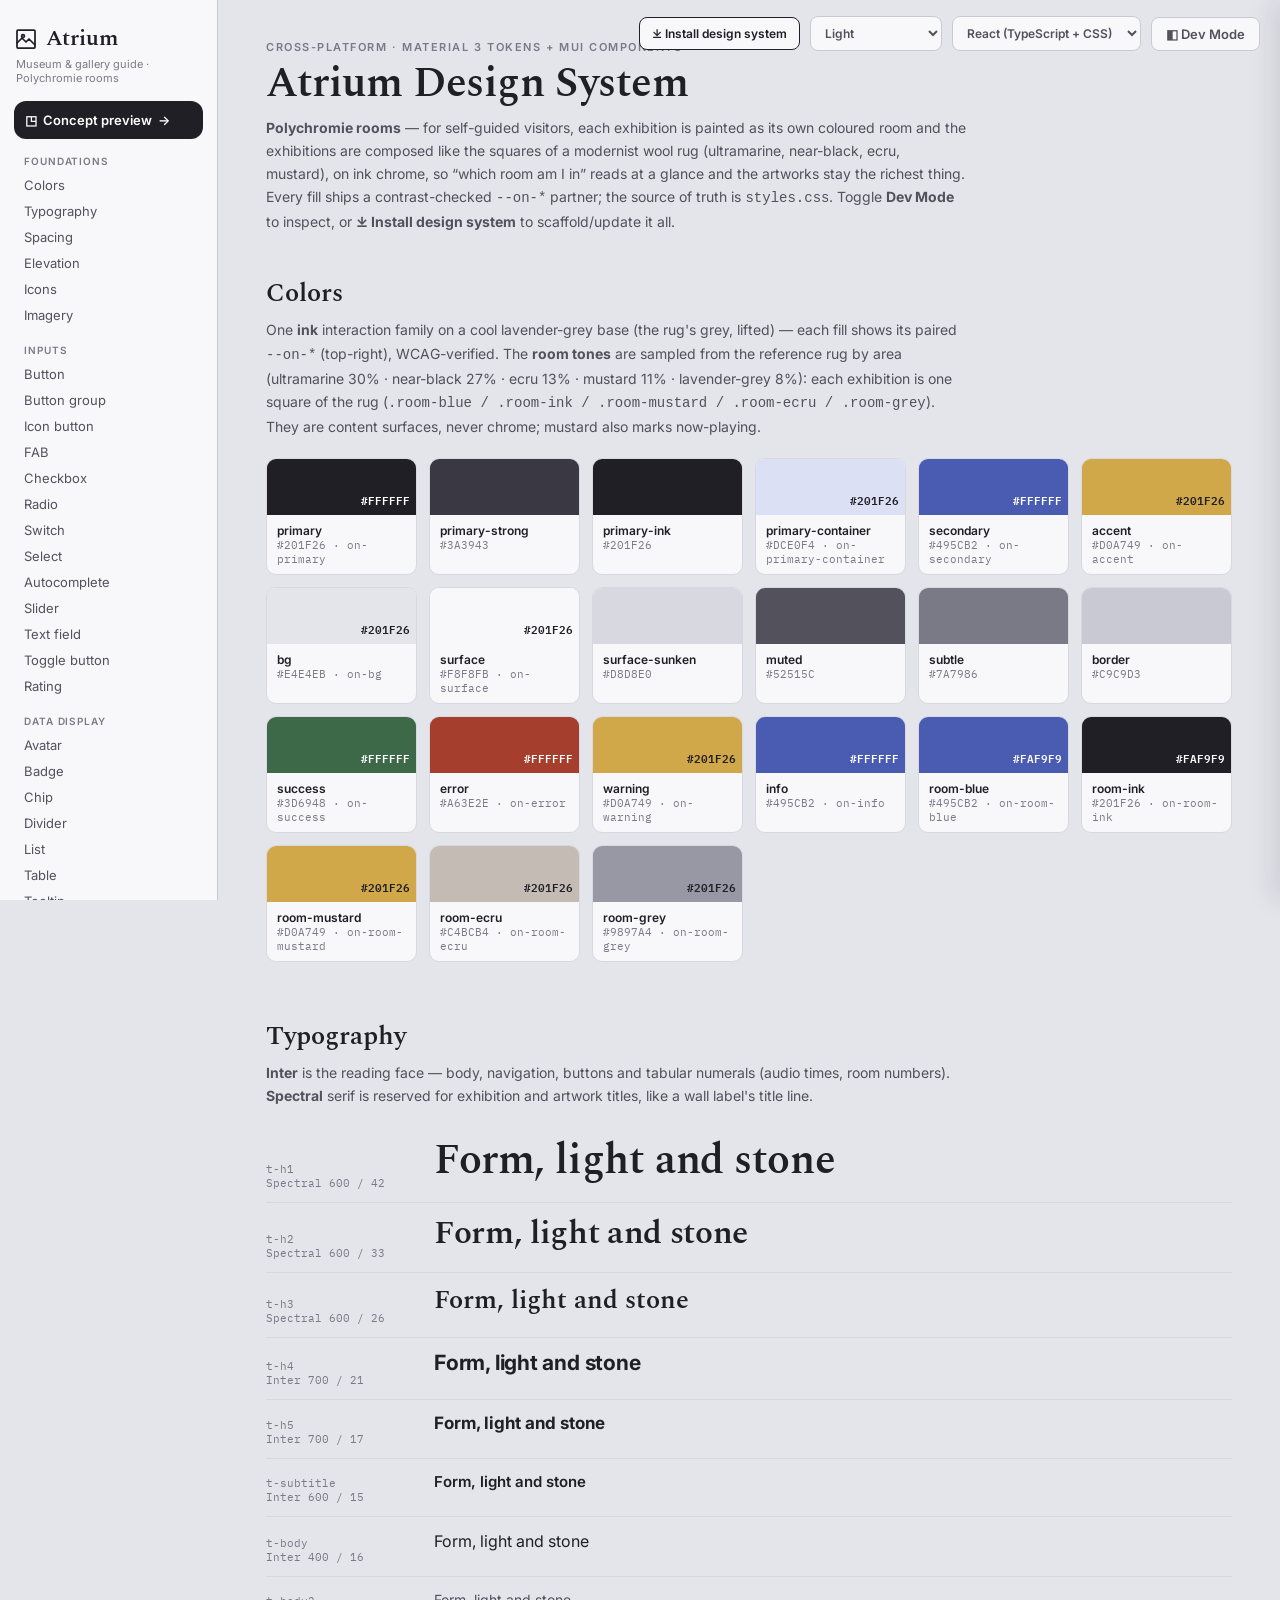
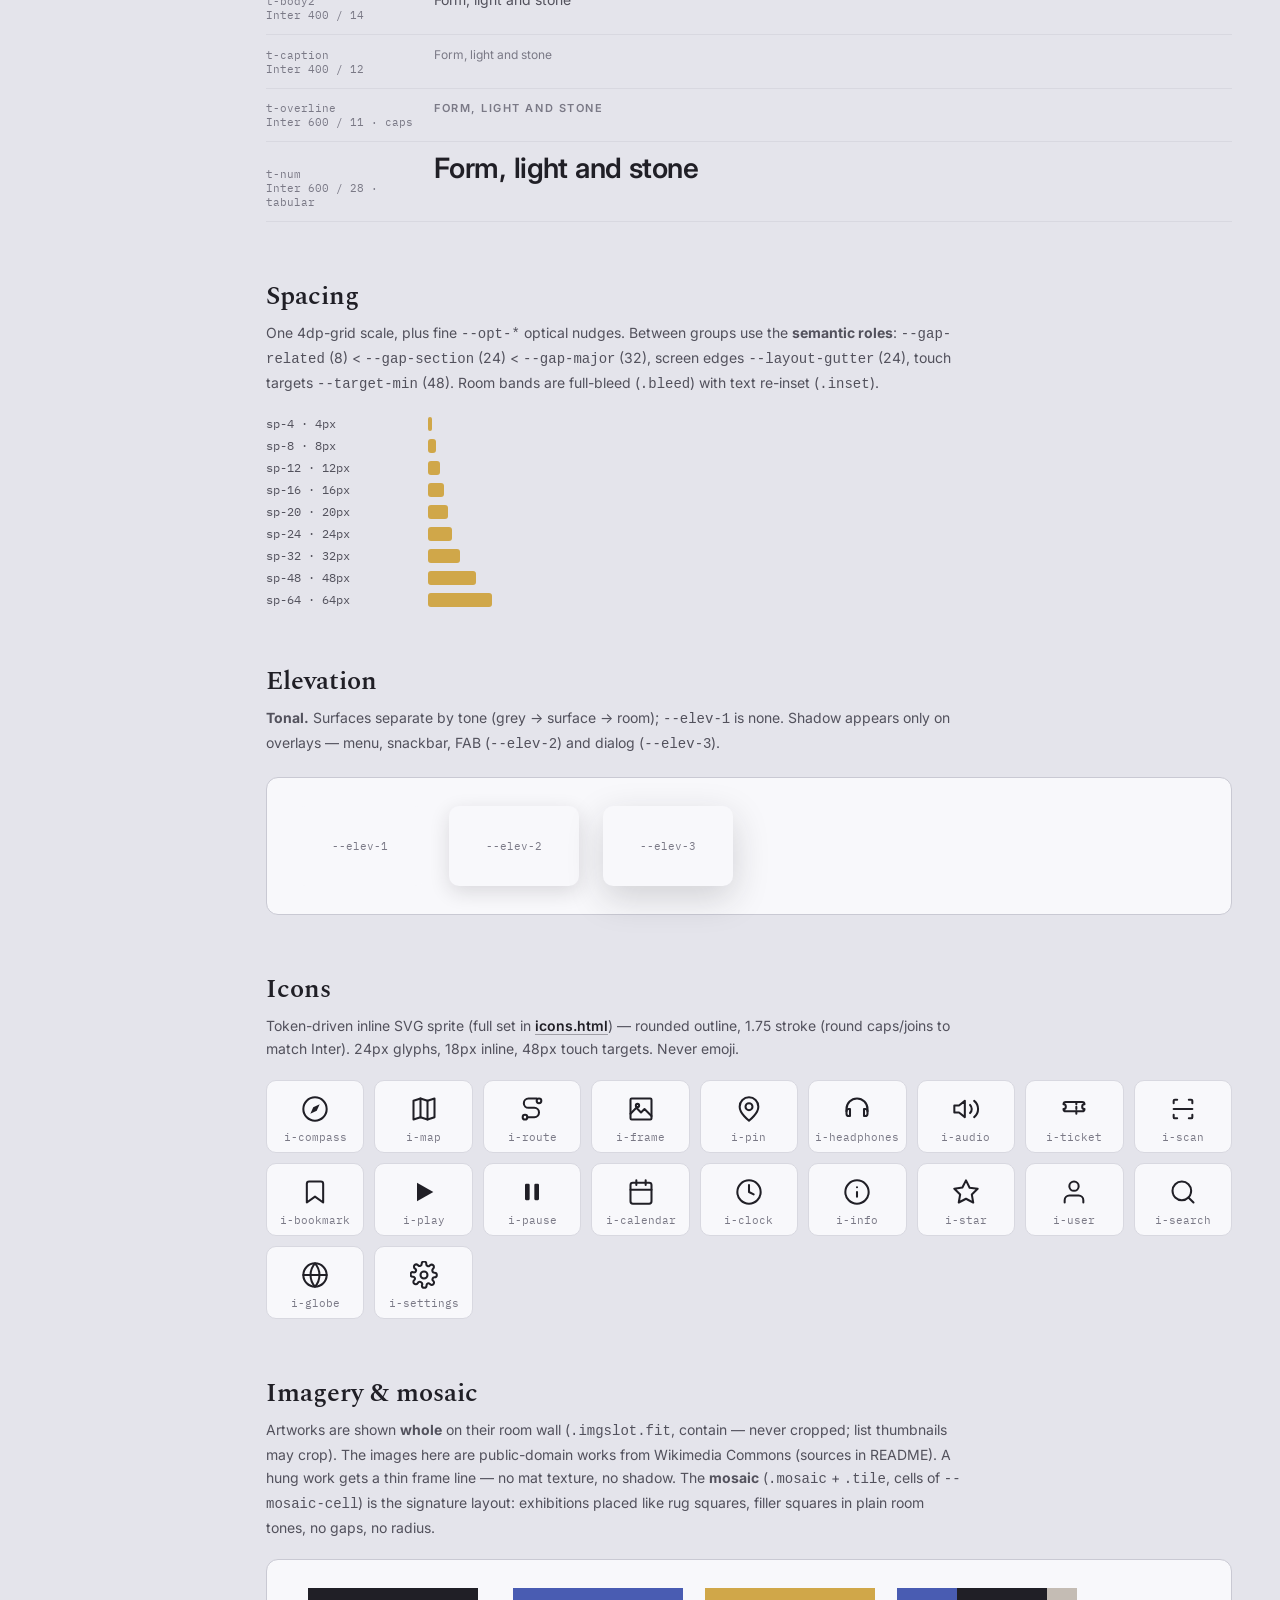
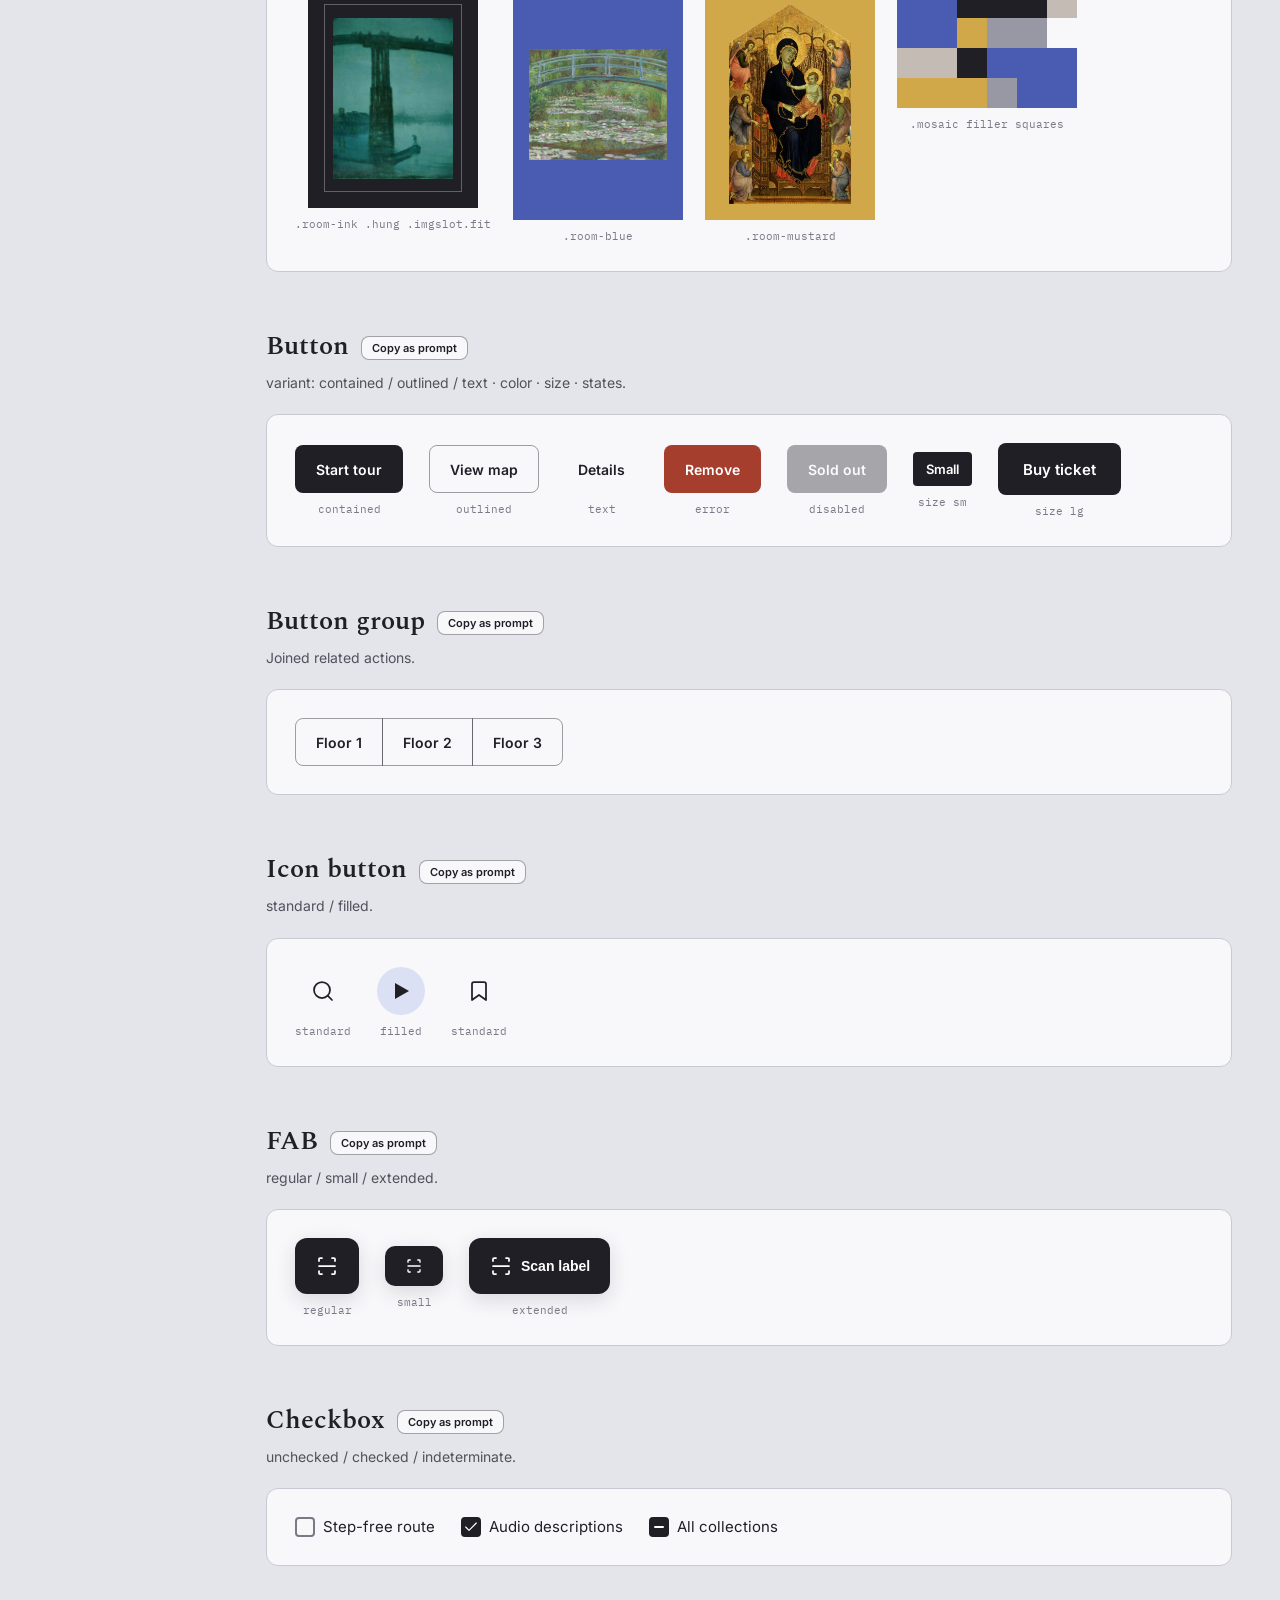
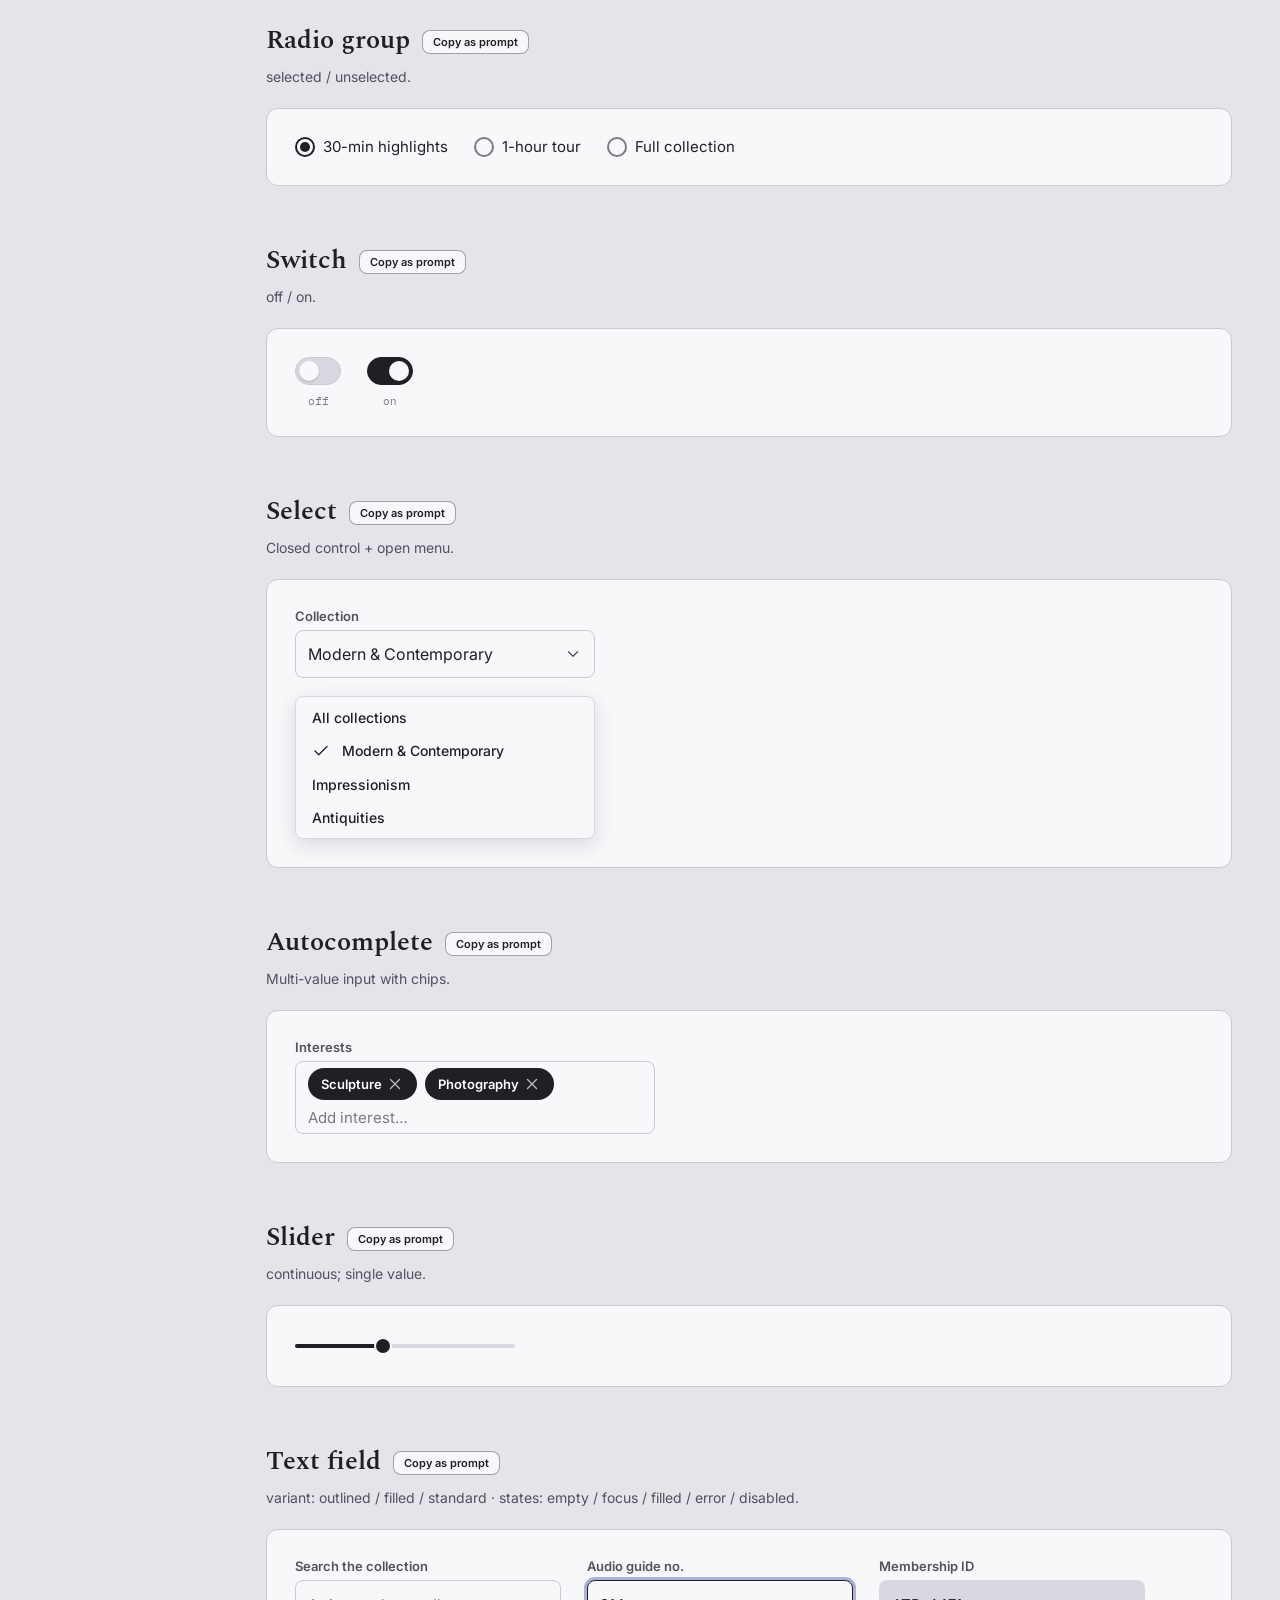
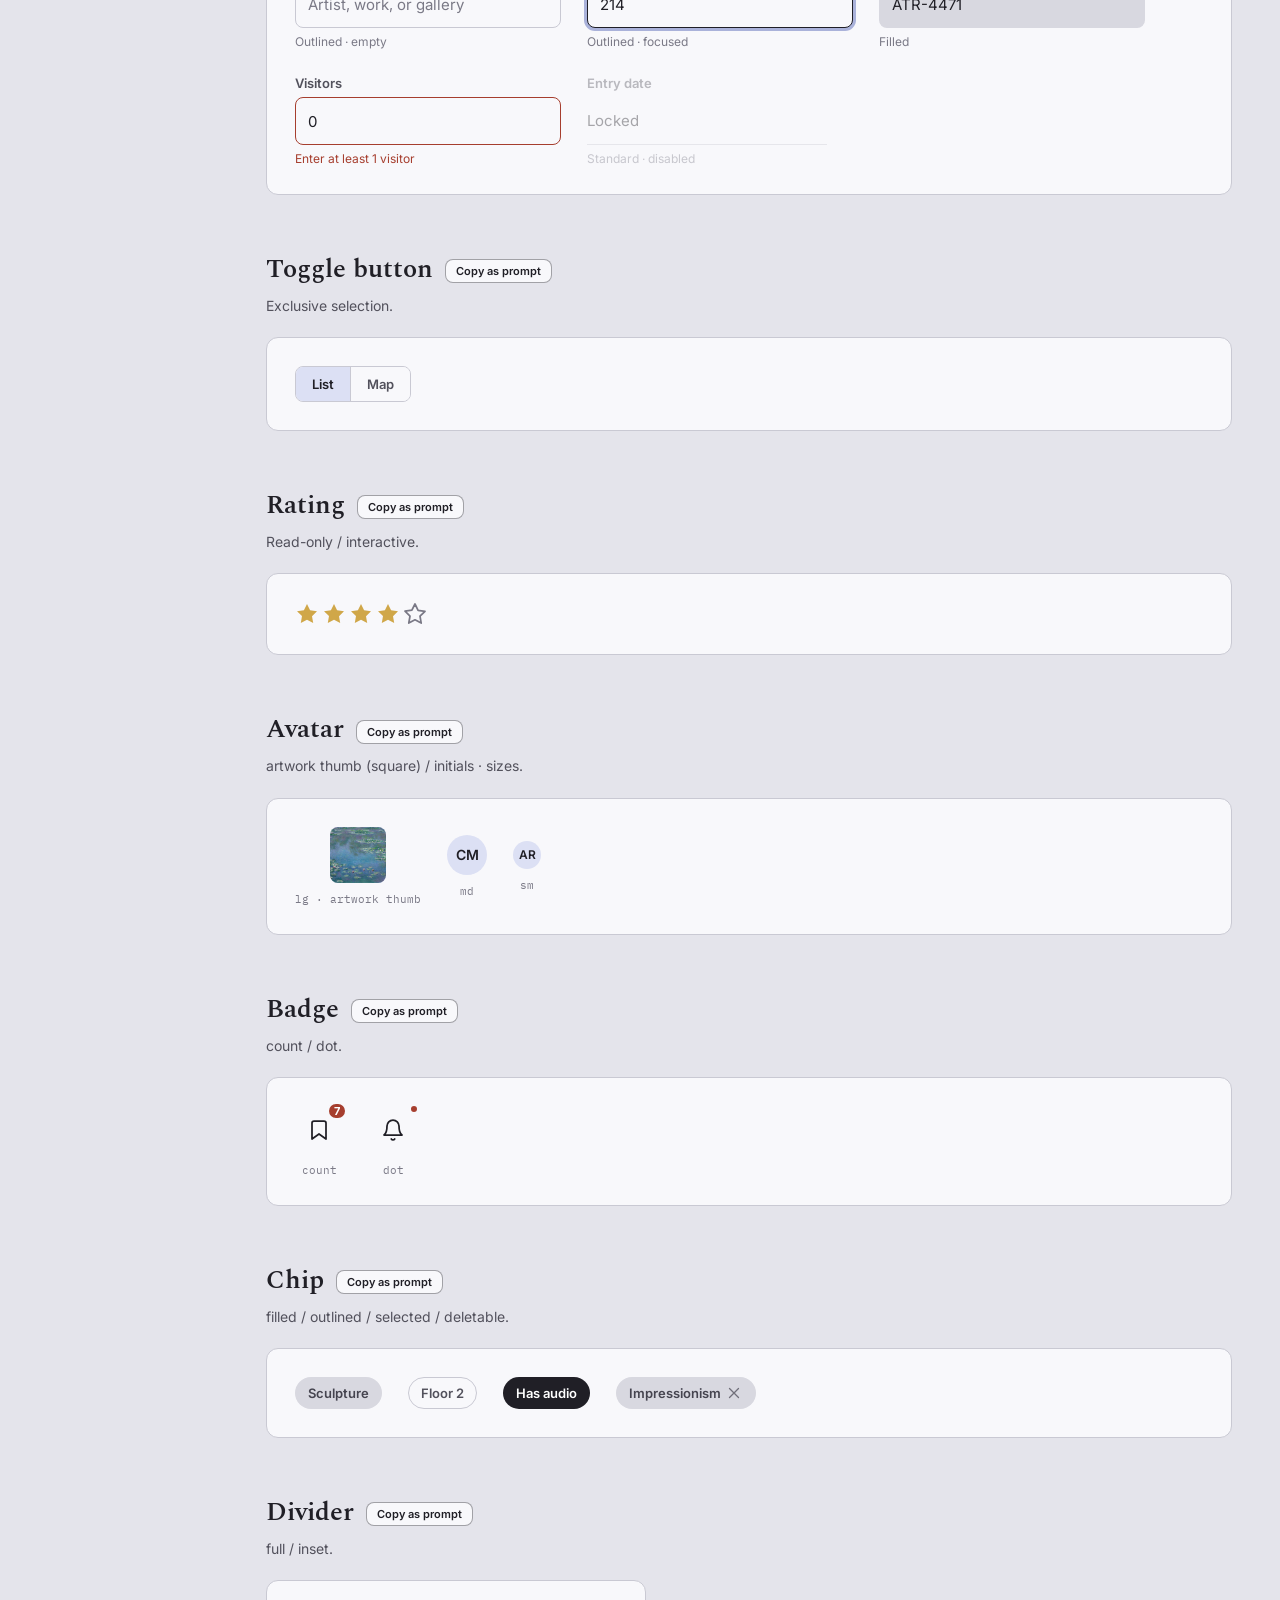
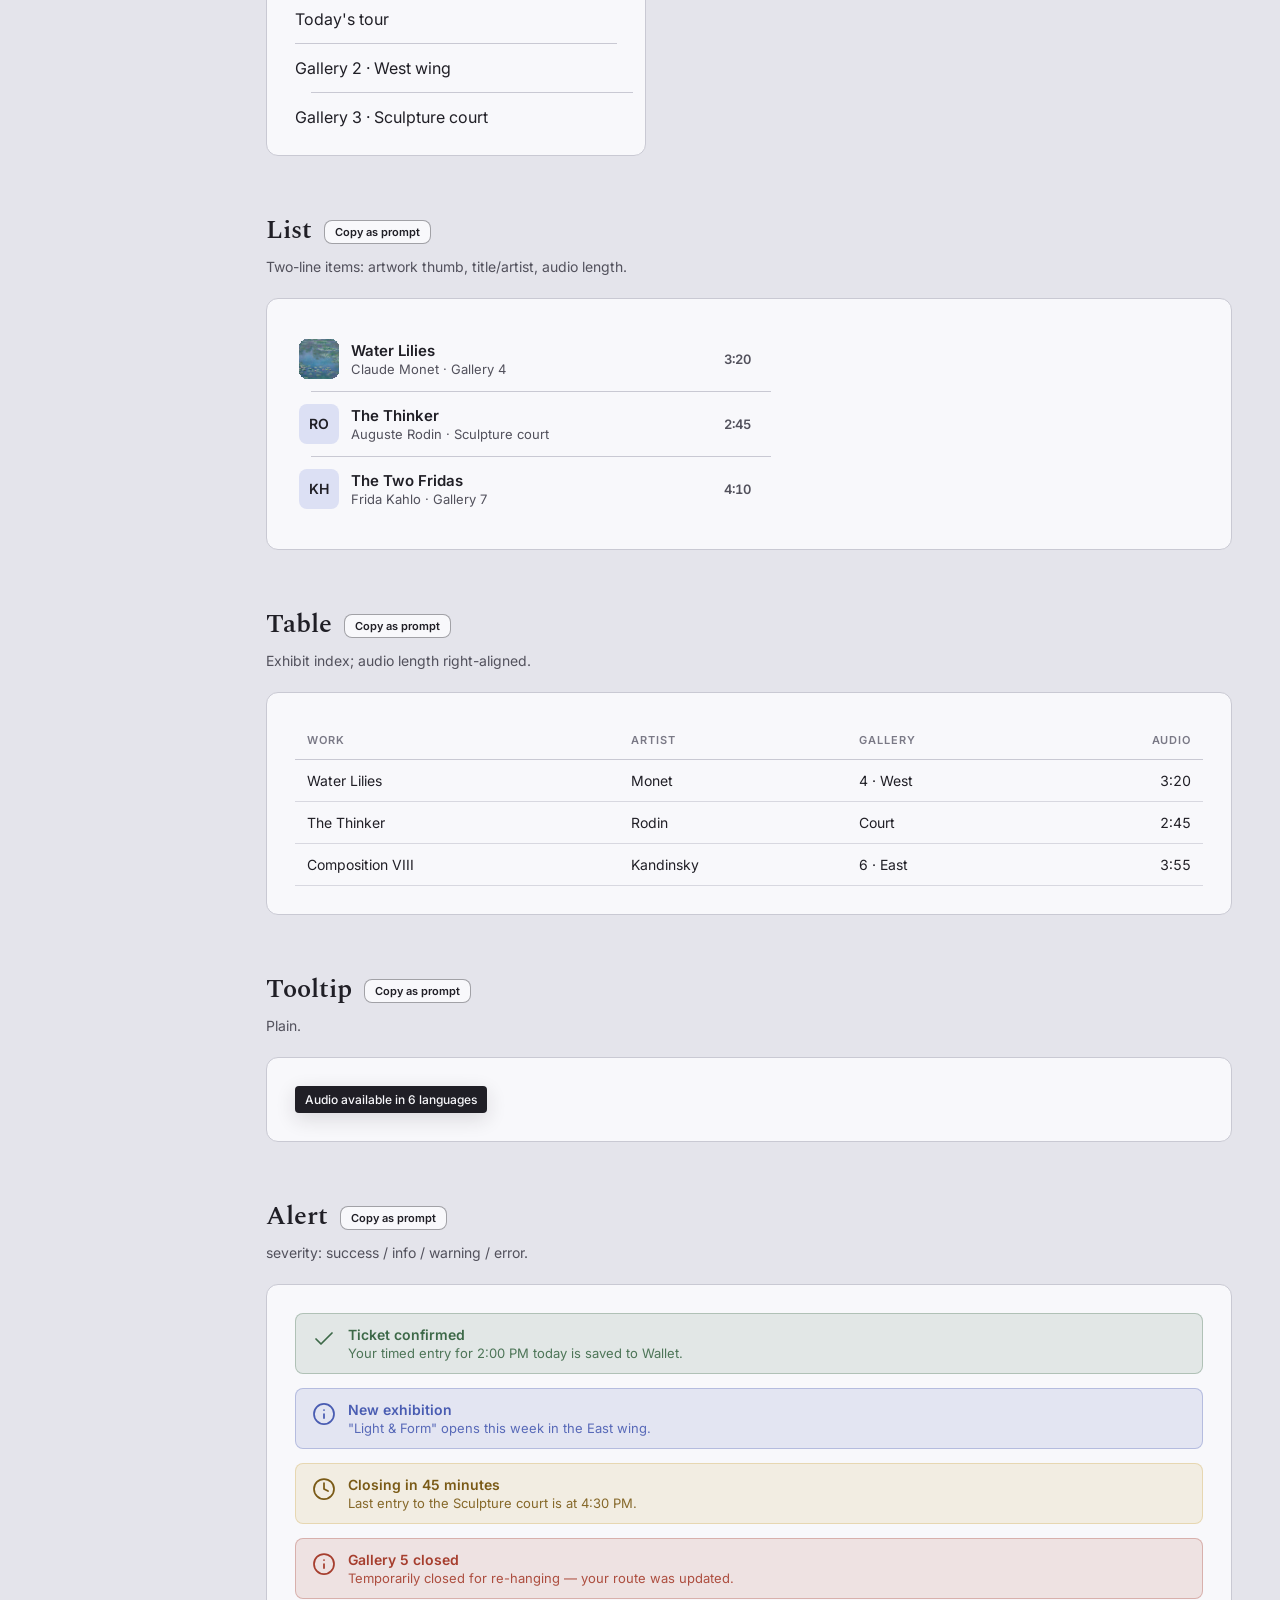
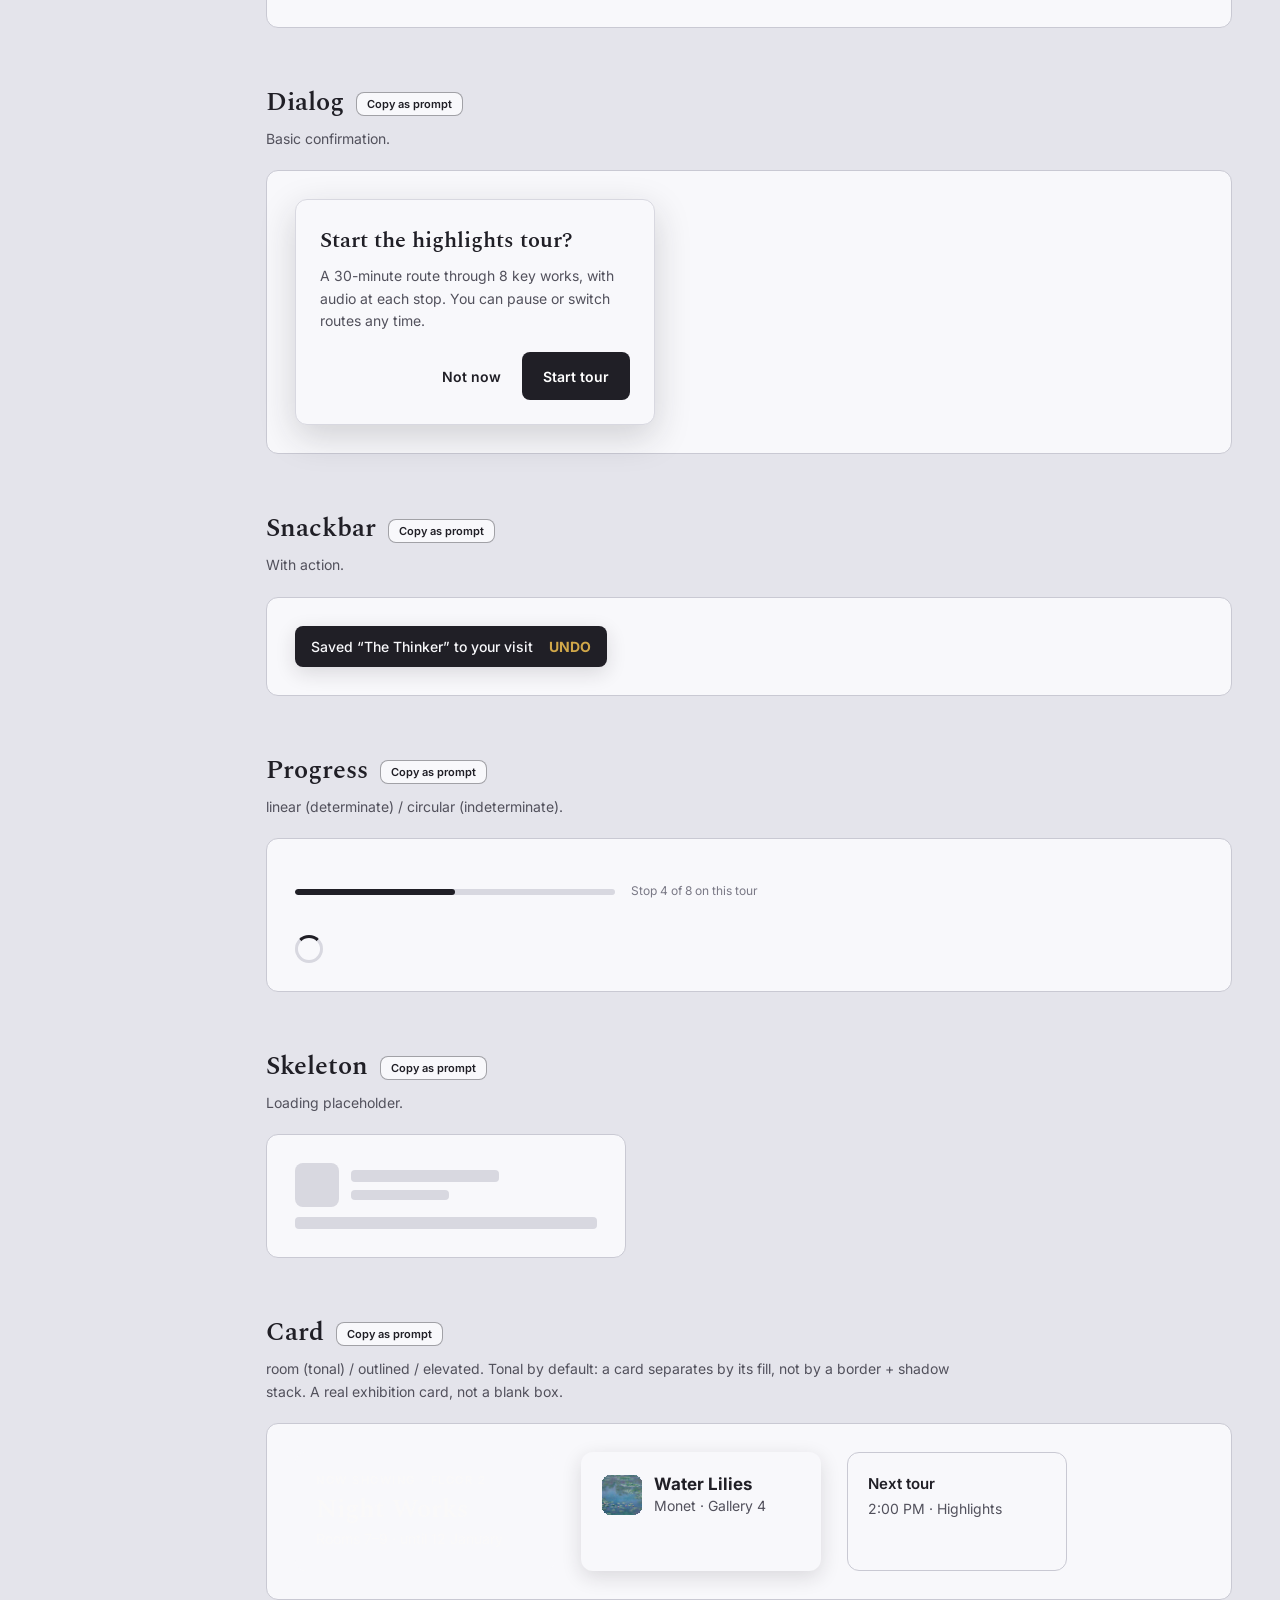
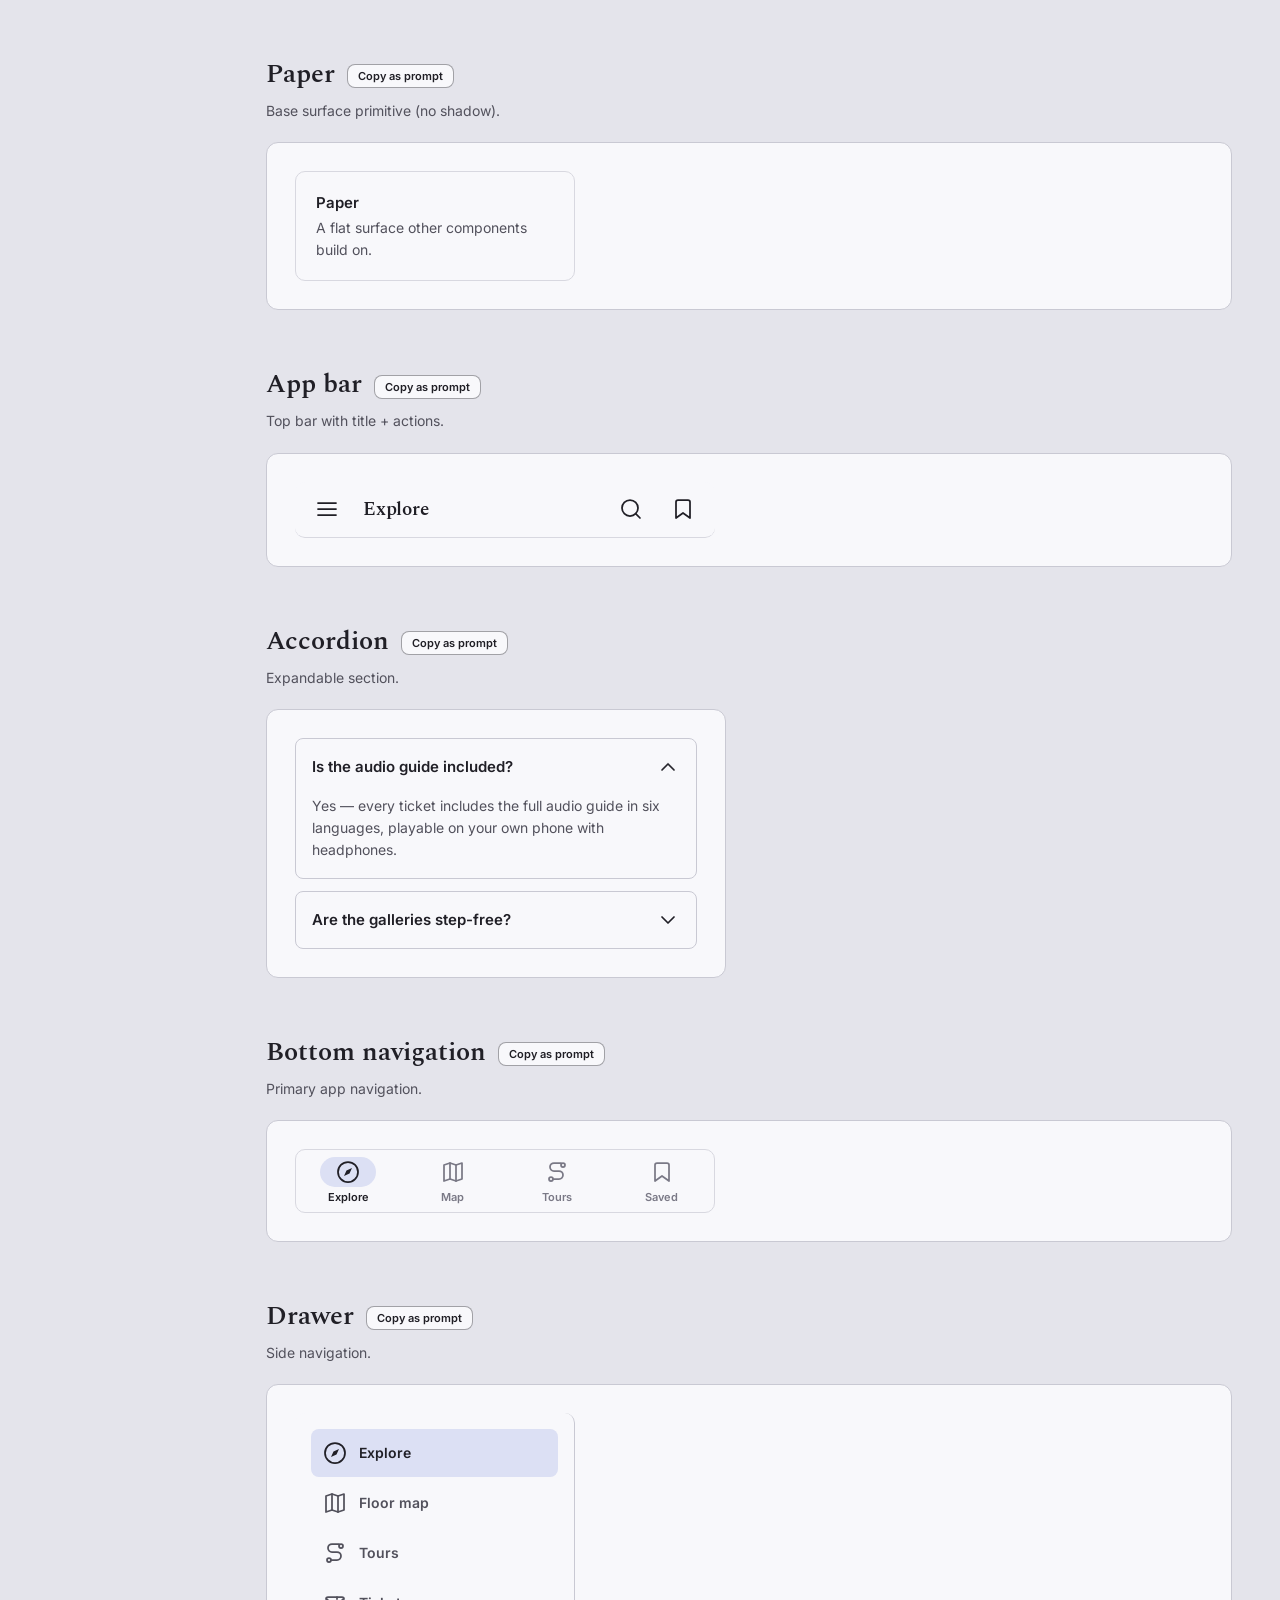
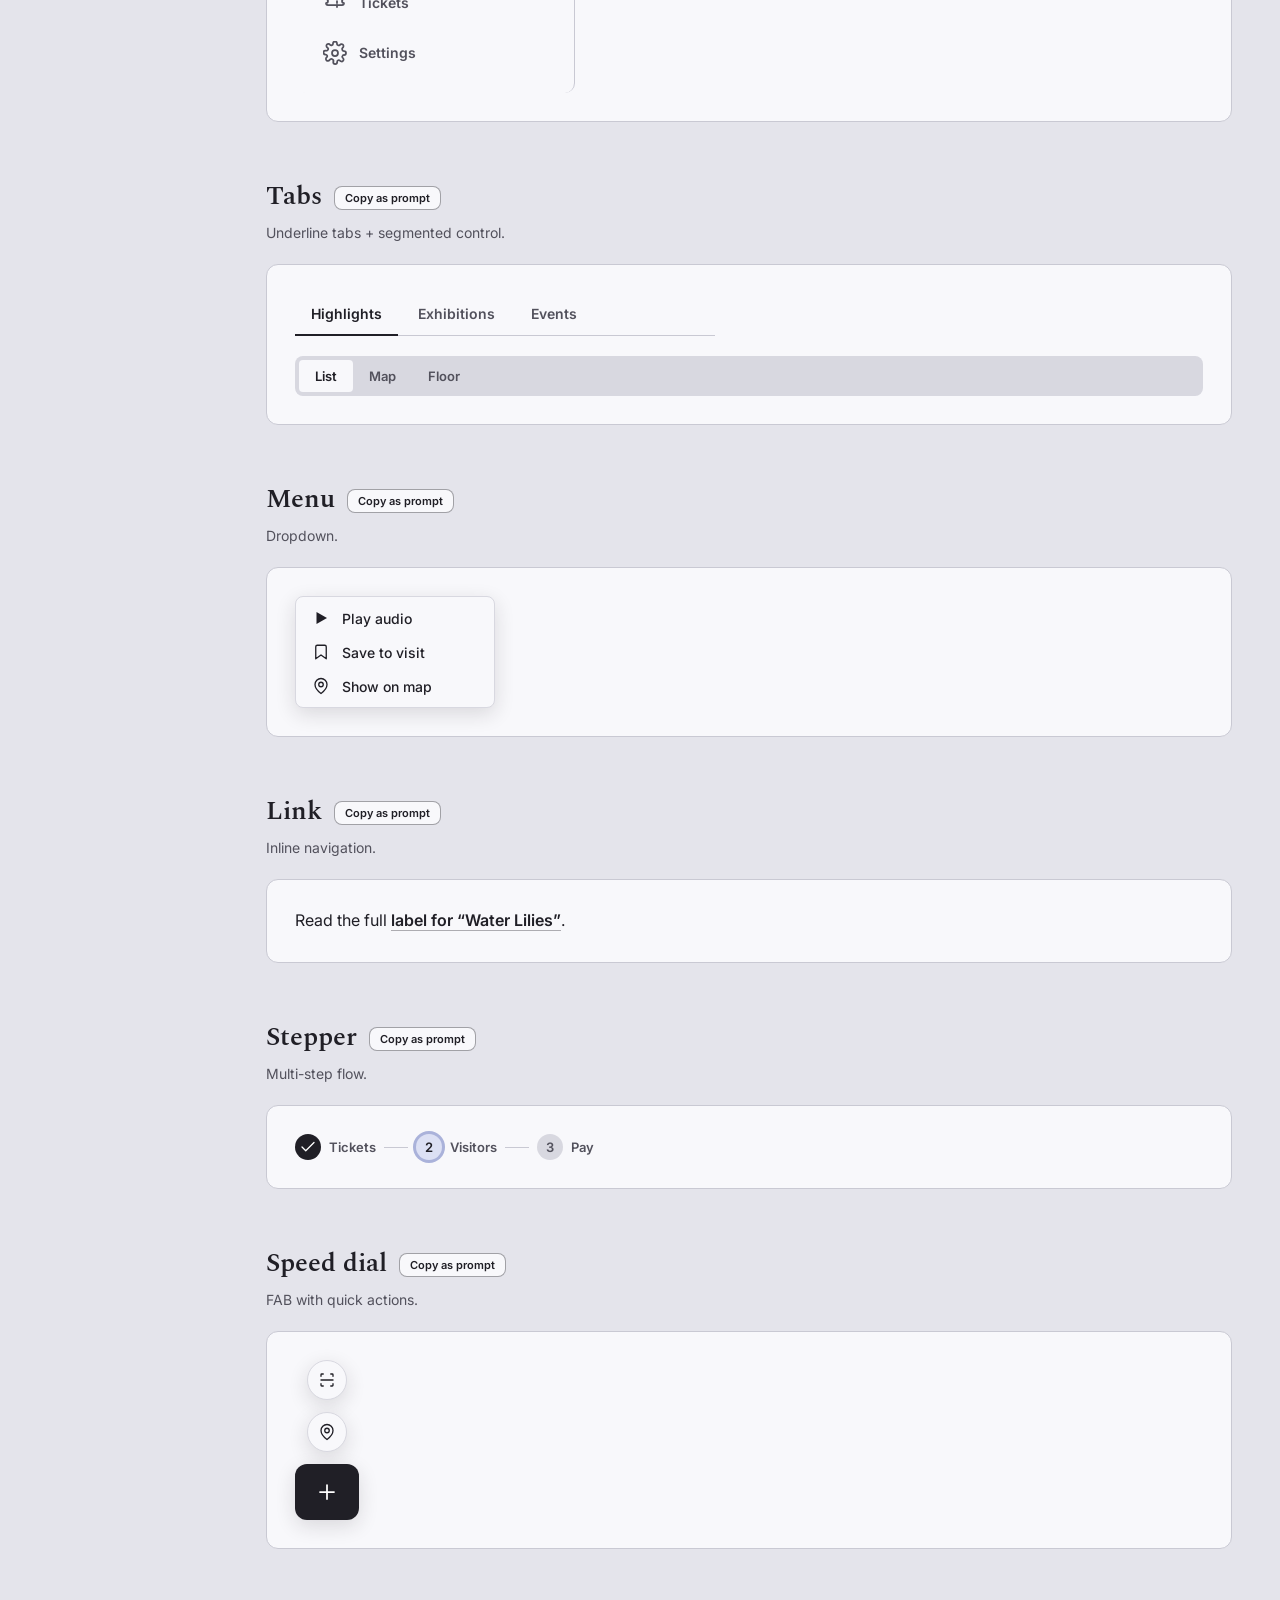
<file: examples/03-atrium-museum-mineral/design-system/index.html>
<!doctype html>
<html lang="en">
<head>
<meta charset="utf-8">
<meta name="viewport" content="width=device-width, initial-scale=1">
<title>Atrium · Design System</title>
<link href="https://fonts.googleapis.com/css2?family=Inter:wght@400;500;600;700&family=Spectral:ital,wght@0,500;0,600;0,700;1,500&family=IBM+Plex+Mono:wght@500;600&display=swap" rel="stylesheet">
<link rel="stylesheet" href="styles.css">
<script src="theme.js"></script>
<style>
body{font-family:var(--font-body);color:var(--on-surface);background:var(--bg);display:flex}
nav.side{position:sticky;top:0;align-self:flex-start;height:100vh;width:218px;flex:0 0 218px;background:var(--surface);border-right:1px solid var(--border);padding:22px 14px;overflow:auto}
nav.side .brand{font:600 22px var(--font-display);color:var(--primary);margin-bottom:2px;display:flex;align-items:center;gap:8px}
nav.side .tag{font:400 11px var(--font-body);color:var(--subtle);margin:0 0 16px 2px}
nav.side a{display:block;padding:5px 10px;border-radius:8px;font-size:13px;color:var(--muted);text-decoration:none}
nav.side a:hover{background:var(--bg);color:var(--primary)}
nav.side a.concept-link{margin:0 0 8px;padding:11px;font-weight:600;color:var(--on-primary);background:var(--primary);border-radius:12px;box-shadow:var(--elev-1)}
nav.side a.concept-link:hover{background:var(--primary-strong);color:var(--on-primary)}
nav.side .grp{font:600 10px var(--font-body);letter-spacing:.9px;text-transform:uppercase;color:var(--subtle);margin:16px 0 5px 10px}
main{flex:1;padding:40px 48px 140px;max-width:1080px}
section{margin-bottom:54px;scroll-margin-top:20px}
h2.sec{font:600 26px var(--font-display);color:var(--on-surface);margin-bottom:5px}
.sec-desc{color:var(--muted);font-size:14px;margin-bottom:20px;max-width:700px;line-height:1.65}
.stage{background:var(--surface);border:1px solid var(--border);border-radius:var(--r-lg);padding:28px;display:flex;flex-wrap:wrap;gap:26px;align-items:center;box-shadow:var(--elev-1)}
.stage.col{flex-direction:column;align-items:stretch}
.cell{display:flex;flex-direction:column;align-items:center;gap:9px}
.spec{font:11px var(--font-mono);color:var(--subtle)}
.colors{display:grid;grid-template-columns:repeat(auto-fill,minmax(150px,1fr));gap:12px}
.sw{border:1px solid var(--border-faint);border-radius:var(--r-md);overflow:hidden;background:var(--surface)}
.sw .c{height:56px;display:flex;align-items:flex-end;justify-content:flex-end;padding:6px}.sw .c .on{font:600 11px var(--font-mono)}
.sw .m{padding:8px 10px}.sw .n{font-size:12px;font-weight:600}.sw .v{font:11px var(--font-mono);color:var(--subtle)}
.typerow{display:flex;align-items:baseline;gap:18px;padding:12px 0;border-bottom:1px solid var(--border-faint)}
.typerow .tk{width:150px;flex:0 0 150px;font:11px var(--font-mono);color:var(--subtle)}
.sprow{display:flex;align-items:center;gap:12px;margin-bottom:7px}
.sprow .bar{background:var(--accent);height:14px;border-radius:3px}.sprow .lbl{width:150px;font:12px var(--font-mono);color:var(--muted)}
.elevrow{display:flex;gap:24px;flex-wrap:wrap}
.elevbox{width:130px;height:80px;border-radius:var(--r-md);background:var(--surface);display:flex;align-items:center;justify-content:center;font:11px var(--font-mono);color:var(--subtle)}
.iconGrid{display:grid;grid-template-columns:repeat(auto-fill,minmax(96px,1fr));gap:10px}
.iconGrid .it{background:var(--surface);border:1px solid var(--border-faint);border-radius:var(--r-md);padding:14px 6px 8px;display:flex;flex-direction:column;align-items:center;gap:7px;color:var(--on-surface)}
.iconGrid .it .nm{font:11px var(--font-mono);color:var(--subtle)}

#topctl{position:fixed;top:16px;right:20px;z-index:50;display:flex;gap:10px;align-items:center}
#themeSel,#langSel{font:600 12px var(--font-body);border:1px solid var(--border);border-radius:8px;padding:8px 10px;background:var(--surface);color:var(--muted)}
.ds-btn{font:600 12px var(--font-body);background:var(--surface);border:1px solid var(--primary);color:var(--primary);border-radius:8px;padding:8px 12px;cursor:pointer}
.ds-btn:hover{background:color-mix(in srgb,var(--primary) 8%,transparent)}
#devToggle{font:600 13px var(--font-body);background:var(--surface);border:1px solid var(--border);border-radius:8px;padding:8px 14px;cursor:pointer;color:var(--muted)}
#devToggle.on{background:var(--primary);border-color:var(--primary-strong);color:var(--on-primary)}
.sec-prompt{font:600 11px var(--font-body);border:1px solid color-mix(in srgb,var(--primary) 40%,transparent);background:var(--surface);color:var(--primary);border-radius:8px;padding:4px 10px;margin-left:12px;cursor:pointer;vertical-align:middle}
body.dev [data-insp]:hover{outline:2px dashed var(--accent);outline-offset:3px;cursor:pointer}
.insp-sel{outline:2px solid var(--primary)!important;outline-offset:3px}
#inspector{position:fixed;top:0;right:0;width:344px;height:100vh;background:var(--surface);border-left:1px solid var(--border);box-shadow:-8px 0 24px rgb(var(--shadow-ink) / .10);transform:translateX(100%);transition:transform .28s var(--ease);z-index:49;overflow:auto;padding:58px 20px 40px}
body.inspecting #inspector{transform:translateX(0)}
body.inspecting main{margin-right:344px}
#inspector .iclose{position:absolute;top:16px;right:16px;border:none;background:none;font-size:18px;color:var(--muted);cursor:pointer}
#inspector .nm{font:600 21px var(--font-display);color:var(--on-surface)}
#inspector .file{font:12px var(--font-mono);color:var(--subtle);margin-top:2px}
#inspector .desc{font-size:13px;color:var(--muted);line-height:1.6;margin-top:10px}
#inspector h4{font:600 11px var(--font-body);letter-spacing:.6px;text-transform:uppercase;color:var(--subtle);margin:20px 0 8px}
.prop{padding:8px 0;border-bottom:1px solid var(--border-faint)}.prop .pn{font:600 13px var(--font-mono)}.prop .pt{font:11px var(--font-mono);color:var(--info)}.prop .pdef{font:11px var(--font-mono);color:var(--subtle)}.prop .pd{font-size:12px;color:var(--muted);margin-top:3px}
.tok{display:flex;align-items:center;gap:10px;padding:7px 8px;border-radius:8px;cursor:pointer}.tok:hover{background:var(--bg)}
.tok .tsw{width:22px;height:22px;border-radius:6px;border:1px solid var(--border);flex:0 0 22px}.tok .tn{font:600 12px var(--font-mono)}.tok .tr{font-size:11px;color:var(--muted)}.tok .tv{margin-left:auto;font:11px var(--font-mono);color:var(--subtle)}
.metric{display:flex;justify-content:space-between;font:12px var(--font-mono);padding:5px 0;border-bottom:1px dashed var(--border-faint)}.metric .mk{color:var(--muted)}
.copyprompt{width:100%;margin-top:16px;font:600 13px var(--font-body);background:var(--primary);color:var(--on-primary);border:none;border-radius:10px;padding:11px;cursor:pointer}
.copied{position:fixed;bottom:24px;left:50%;transform:translateX(-50%);background:var(--on-surface);color:var(--surface);font-size:12px;padding:8px 16px;border-radius:8px;opacity:0;transition:.2s;z-index:60;pointer-events:none}.copied.show{opacity:.95}
</style>
</head>
<body>

<!-- ICON SPRITE (copied from icons.html — self-contained under file://) -->
<svg width="0" height="0" style="position:absolute" aria-hidden="true">
  <symbol id="i-menu" viewBox="0 0 24 24"><path d="M3 6h18M3 12h18M3 18h18"/></symbol>
  <symbol id="i-search" viewBox="0 0 24 24"><circle cx="11" cy="11" r="8"/><path d="M21 21l-4.35-4.35"/></symbol>
  <symbol id="i-home" viewBox="0 0 24 24"><path d="M3 9l9-7 9 7v11a2 2 0 0 1-2 2H5a2 2 0 0 1-2-2z"/><path d="M9 22V12h6v10"/></symbol>
  <symbol id="i-settings" viewBox="0 0 24 24"><circle cx="12" cy="12" r="3"/><path d="M19.4 15a1.6 1.6 0 0 0 .3 1.8l.1.1a2 2 0 1 1-2.8 2.8l-.1-.1a1.6 1.6 0 0 0-2.7 1.1V21a2 2 0 0 1-4 0v-.1A1.6 1.6 0 0 0 6.6 19l-.1.1a2 2 0 1 1-2.8-2.8l.1-.1a1.6 1.6 0 0 0-1.1-2.7H2.5a2 2 0 0 1 0-4h.1A1.6 1.6 0 0 0 4.3 6.6l-.1-.1a2 2 0 1 1 2.8-2.8l.1.1a1.6 1.6 0 0 0 1.8.3H9a1.6 1.6 0 0 0 1-1.5V2.5a2 2 0 0 1 4 0v.1A1.6 1.6 0 0 0 15 4.3a1.6 1.6 0 0 0 1.8-.3l.1-.1a2 2 0 1 1 2.8 2.8l-.1.1a1.6 1.6 0 0 0-.3 1.8V9a1.6 1.6 0 0 0 1.5 1h.2a2 2 0 0 1 0 4h-.1a1.6 1.6 0 0 0-1.5 1z"/></symbol>
  <symbol id="i-back" viewBox="0 0 24 24"><path d="M19 12H5"/><path d="M12 19l-7-7 7-7"/></symbol>
  <symbol id="i-chevron-right" viewBox="0 0 24 24"><path d="M9 18l6-6-6-6"/></symbol>
  <symbol id="i-chevron-down" viewBox="0 0 24 24"><path d="M6 9l6 6 6-6"/></symbol>
  <symbol id="i-close" viewBox="0 0 24 24"><path d="M18 6L6 18M6 6l12 12"/></symbol>
  <symbol id="i-check" viewBox="0 0 24 24"><path d="M20 6L9 17l-5-5"/></symbol>
  <symbol id="i-plus" viewBox="0 0 24 24"><path d="M12 5v14M5 12h14"/></symbol>
  <symbol id="i-bell" viewBox="0 0 24 24"><path d="M18 8a6 6 0 0 0-12 0c0 7-3 9-3 9h18s-3-2-3-9"/><path d="M13.7 21a2 2 0 0 1-3.4 0"/></symbol>
  <symbol id="i-user" viewBox="0 0 24 24"><path d="M20 21v-2a4 4 0 0 0-4-4H8a4 4 0 0 0-4 4v2"/><circle cx="12" cy="7" r="4"/></symbol>
  <symbol id="i-more-v" viewBox="0 0 24 24"><circle cx="12" cy="5" r="1.6" fill="currentColor" stroke="none"/><circle cx="12" cy="12" r="1.6" fill="currentColor" stroke="none"/><circle cx="12" cy="19" r="1.6" fill="currentColor" stroke="none"/></symbol>
  <symbol id="i-filter" viewBox="0 0 24 24"><path d="M22 3H2l8 9.5V19l4 2v-8.5z"/></symbol>
  <symbol id="i-calendar" viewBox="0 0 24 24"><rect x="3" y="4" width="18" height="18" rx="2"/><path d="M16 2v4M8 2v4M3 10h18"/></symbol>
  <symbol id="i-clock" viewBox="0 0 24 24"><circle cx="12" cy="12" r="10"/><path d="M12 6v6l4 2"/></symbol>
  <symbol id="i-star" viewBox="0 0 24 24"><path d="M12 2l3.1 6.3 6.9 1-5 4.9 1.2 6.9L12 17.8 5.8 21l1.2-6.9-5-4.9 6.9-1z"/></symbol>
  <symbol id="i-info" viewBox="0 0 24 24"><circle cx="12" cy="12" r="10"/><path d="M12 16v-4M12 8h.01"/></symbol>
  <symbol id="i-bookmark" viewBox="0 0 24 24"><path d="M19 21l-7-5-7 5V5a2 2 0 0 1 2-2h10a2 2 0 0 1 2 2z"/></symbol>
  <symbol id="i-play" viewBox="0 0 24 24"><path d="M6 4l14 8-14 8z" fill="currentColor" stroke="none"/></symbol>
  <symbol id="i-pause" viewBox="0 0 24 24"><rect x="6" y="5" width="4" height="14" rx="1" fill="currentColor" stroke="none"/><rect x="14" y="5" width="4" height="14" rx="1" fill="currentColor" stroke="none"/></symbol>
  <symbol id="i-map" viewBox="0 0 24 24"><path d="M9 3 3 5v16l6-2 6 2 6-2V3l-6 2-6-2z"/><path d="M9 3v16M15 5v16"/></symbol>
  <symbol id="i-pin" viewBox="0 0 24 24"><path d="M20 10c0 6-8 12-8 12s-8-6-8-12a8 8 0 0 1 16 0z"/><circle cx="12" cy="10" r="3"/></symbol>
  <symbol id="i-headphones" viewBox="0 0 24 24"><path d="M3 14v-2a9 9 0 0 1 18 0v2"/><path d="M21 16a2 2 0 0 1-2 2h-1v-6h1a2 2 0 0 1 2 2zM3 16a2 2 0 0 0 2 2h1v-6H5a2 2 0 0 0-2 2z"/></symbol>
  <symbol id="i-audio" viewBox="0 0 24 24"><path d="M11 5 6 9H2v6h4l5 4z"/><path d="M15.5 8.5a5 5 0 0 1 0 7M19 5a9 9 0 0 1 0 14"/></symbol>
  <symbol id="i-ticket" viewBox="0 0 24 24"><path d="M3 8a2 2 0 0 1 2-2h14a2 2 0 0 1 2 2 2 2 0 0 0 0 4 2 2 0 0 1-2 2H5a2 2 0 0 1-2-2 2 2 0 0 0 0-4z"/><path d="M14 6v12" stroke-dasharray="2 2"/></symbol>
  <symbol id="i-frame" viewBox="0 0 24 24"><rect x="3" y="3" width="18" height="18" rx="1"/><path d="M3 16l5-5 4 4 3-3 6 6"/><circle cx="9" cy="9" r="1.4"/></symbol>
  <symbol id="i-compass" viewBox="0 0 24 24"><circle cx="12" cy="12" r="10"/><path d="M16 8l-2.5 5.5L8 16l2.5-5.5z" fill="currentColor" stroke="none"/></symbol>
  <symbol id="i-route" viewBox="0 0 24 24"><circle cx="6" cy="19" r="2"/><circle cx="18" cy="5" r="2"/><path d="M8 19h6a4 4 0 0 0 0-8H9a4 4 0 0 1 0-8h7"/></symbol>
  <symbol id="i-scan" viewBox="0 0 24 24"><path d="M4 7V5a1 1 0 0 1 1-1h2M17 4h2a1 1 0 0 1 1 1v2M20 17v2a1 1 0 0 1-1 1h-2M7 20H5a1 1 0 0 1-1-1v-2"/><path d="M4 12h16"/></symbol>
  <symbol id="i-globe" viewBox="0 0 24 24"><circle cx="12" cy="12" r="10"/><path d="M2 12h20M12 2a15 15 0 0 1 0 20 15 15 0 0 1 0-20z"/></symbol>
</svg>

<div id="topctl">
  <button class="ds-btn" onclick="copyFullSystem()" title="Copy a prompt to install or update the whole design system">⤓ Install design system</button>
  <select id="themeSel" title="Preview theme" aria-label="Theme"><option value="">Light</option><option value="dark">Dark · lights off</option></select>
  <select id="langSel" title="Copy-as-prompt target"></select>
  <button id="devToggle" onclick="toggleDev()">◧ Dev Mode</button>
</div>
<aside id="inspector"><button class="iclose" onclick="closeInspector()">✕</button><div id="inspectorBody"></div></aside>
<div class="copied" id="copied">Copied</div>

<nav class="side">
  <div class="brand"><svg class="ico" style="color:var(--primary)"><use href="#i-frame"/></svg>Atrium</div>
  <div class="tag">Museum &amp; gallery guide · Polychromie rooms</div>
  <a class="concept-link" href="concept.html">◳ &nbsp;Concept preview &nbsp;→</a>
  <div class="grp">Foundations</div>
  <a href="#colors">Colors</a><a href="#type">Typography</a><a href="#spacing">Spacing</a><a href="#elevation">Elevation</a><a href="#icons">Icons</a><a href="#imagery">Imagery</a>
  <div class="grp">Inputs</div>
  <a href="#button">Button</a><a href="#buttongroup">Button group</a><a href="#iconbtn">Icon button</a><a href="#fab">FAB</a><a href="#checkbox">Checkbox</a><a href="#radio">Radio</a><a href="#switch">Switch</a><a href="#select">Select</a><a href="#autocomplete">Autocomplete</a><a href="#slider">Slider</a><a href="#field">Text field</a><a href="#toggle">Toggle button</a><a href="#rating">Rating</a>
  <div class="grp">Data display</div>
  <a href="#avatar">Avatar</a><a href="#badge">Badge</a><a href="#chip">Chip</a><a href="#divider">Divider</a><a href="#list">List</a><a href="#table">Table</a><a href="#tooltip">Tooltip</a>
  <div class="grp">Feedback</div>
  <a href="#alert">Alert</a><a href="#dialog">Dialog</a><a href="#snackbar">Snackbar</a><a href="#progress">Progress</a><a href="#skeleton">Skeleton</a>
  <div class="grp">Surfaces</div>
  <a href="#card">Card</a><a href="#paper">Paper</a><a href="#appbar">App bar</a><a href="#accordion">Accordion</a>
  <div class="grp">Navigation</div>
  <a href="#bottomnav">Bottom nav</a><a href="#drawer">Drawer</a><a href="#tabs">Tabs</a><a href="#menu">Menu</a><a href="#link">Link</a><a href="#stepper">Stepper</a><a href="#speeddial">Speed dial</a>
</nav>

<main>
  <header style="margin-bottom:40px">
    <div class="t-overline">Cross-platform · Material 3 tokens + MUI components</div>
    <div class="t-h1" style="margin-top:8px">Atrium Design System</div>
    <p class="sec-desc" style="margin-top:10px"><b>Polychromie rooms</b> — for self-guided visitors, each exhibition is painted as its own coloured room and the exhibitions are composed like the squares of a modernist wool rug (ultramarine, near-black, ecru, mustard), on ink chrome, so “which room am I in” reads at a glance and the artworks stay the richest thing. Every fill ships a contrast-checked <code>--on-*</code> partner; the source of truth is <code>styles.css</code>. Toggle <b>Dev Mode</b> to inspect, or <b>⤓ Install design system</b> to scaffold/update it all.</p>
  </header>

  <section id="colors"><h2 class="sec">Colors</h2><p class="sec-desc">One <b>ink</b> interaction family on a cool lavender-grey base (the rug's grey, lifted) — each fill shows its paired <code>--on-*</code> (top-right), WCAG-verified. The <b>room tones</b> are sampled from the reference rug by area (ultramarine 30% · near-black 27% · ecru 13% · mustard 11% · lavender-grey 8%): each exhibition is one square of the rug (<code>.room-blue / .room-ink / .room-mustard / .room-ecru / .room-grey</code>). They are content surfaces, never chrome; mustard also marks now-playing.</p><div class="colors" id="colorGrid"></div></section>

  <section id="type"><h2 class="sec">Typography</h2><p class="sec-desc"><b>Inter</b> is the reading face — body, navigation, buttons and tabular numerals (audio times, room numbers). <b>Spectral</b> serif is reserved for exhibition and artwork titles, like a wall label's title line.</p><div id="typeList"></div></section>

  <section id="spacing"><h2 class="sec">Spacing</h2><p class="sec-desc">One 4dp-grid scale, plus fine <code>--opt-*</code> optical nudges. Between groups use the <b>semantic roles</b>: <code>--gap-related</code> (8) &lt; <code>--gap-section</code> (24) &lt; <code>--gap-major</code> (32), screen edges <code>--layout-gutter</code> (24), touch targets <code>--target-min</code> (48). Room bands are full-bleed (<code>.bleed</code>) with text re-inset (<code>.inset</code>).</p><div id="spacingList"></div></section>

  <section id="elevation"><h2 class="sec">Elevation</h2><p class="sec-desc"><b>Tonal.</b> Surfaces separate by tone (grey → surface → room); <code>--elev-1</code> is none. Shadow appears only on overlays — menu, snackbar, FAB (<code>--elev-2</code>) and dialog (<code>--elev-3</code>).</p>
    <div class="stage"><div class="elevrow">
      <div class="elevbox" style="box-shadow:var(--elev-1)">--elev-1</div>
      <div class="elevbox" style="box-shadow:var(--elev-2)">--elev-2</div>
      <div class="elevbox" style="box-shadow:var(--elev-3)">--elev-3</div>
    </div></div></section>

  <section id="icons"><h2 class="sec">Icons</h2><p class="sec-desc">Token-driven inline SVG sprite (full set in <a class="link" href="icons.html">icons.html</a>) — rounded outline, 1.75 stroke (round caps/joins to match Inter). 24px glyphs, 18px inline, 48px touch targets. Never emoji.</p><div class="iconGrid" id="iconGrid"></div></section>

  <section id="imagery"><h2 class="sec">Imagery &amp; mosaic</h2><p class="sec-desc">Artworks are shown <b>whole</b> on their room wall (<code>.imgslot.fit</code>, contain — never cropped; list thumbnails may crop). The images here are public-domain works from Wikimedia Commons (sources in README). A hung work gets a thin frame line — no mat texture, no shadow. The <b>mosaic</b> (<code>.mosaic</code> + <code>.tile</code>, cells of <code>--mosaic-cell</code>) is the signature layout: exhibitions placed like rug squares, filler squares in plain room tones, no gaps, no radius.</p>
    <div class="stage" style="gap:22px;align-items:flex-start">
      <div class="cell"><div class="room-ink" style="padding:16px;width:170px"><div class="hung"><div class="imgslot fit" style="height:170px"><img src="art/whistler-blue-gold.jpg" alt="Nocturne: Blue and Gold – Old Battersea Bridge"></div></div></div><div class="spec">.room-ink .hung .imgslot.fit</div></div>
      <div class="cell"><div class="room-blue" style="padding:16px;width:170px"><div class="imgslot fit" style="height:200px"><img src="art/monet-footbridge.jpg" alt="The Japanese Footbridge, Monet, 1899"></div></div><div class="spec">.room-blue</div></div>
      <div class="cell"><div class="room-mustard" style="padding:16px;width:170px"><div class="imgslot fit" style="height:200px"><img src="art/duccio-rucellai.webp" alt="Rucellai Madonna, Duccio"></div></div><div class="spec">.room-mustard</div></div>
      <div class="cell"><div class="mosaic" style="width:180px;--mosaic-cell:30px"><div class="room-blue" style="grid-column:span 2;grid-row:span 2"></div><div class="room-ink" style="grid-column:span 3"></div><div class="room-ecru"></div><div class="room-mustard"></div><div class="room-grey" style="grid-column:span 2"></div><div class="room-ecru" style="grid-column:span 2"></div><div class="room-ink"></div><div class="room-blue" style="grid-column:span 3"></div><div class="room-mustard" style="grid-column:span 3"></div><div class="room-grey"></div><div class="room-blue" style="grid-column:span 2"></div></div><div class="spec">.mosaic filler squares</div></div>
    </div></section>

  <!-- ============ INPUTS ============ -->
  <section id="button"><h2 class="sec">Button<button class="sec-prompt" onclick="copyPrompt('button')">Copy as prompt</button></h2><p class="sec-desc">variant: contained / outlined / text · color · size · states.</p>
    <div class="stage">
      <div class="cell"><button class="btn btn-contained" data-insp="button">Start tour</button><div class="spec">contained</div></div>
      <div class="cell"><button class="btn btn-outlined" data-insp="button">View map</button><div class="spec">outlined</div></div>
      <div class="cell"><button class="btn btn-text" data-insp="button">Details</button><div class="spec">text</div></div>
      <div class="cell"><button class="btn btn-contained c-error" data-insp="button">Remove</button><div class="spec">error</div></div>
      <div class="cell"><button class="btn btn-contained disabled" data-insp="button">Sold out</button><div class="spec">disabled</div></div>
      <div class="cell"><button class="btn btn-contained btn--sm" data-insp="button">Small</button><div class="spec">size sm</div></div>
      <div class="cell"><button class="btn btn-contained btn--lg" data-insp="button">Buy ticket</button><div class="spec">size lg</div></div>
    </div></section>

  <section id="buttongroup"><h2 class="sec">Button group</h2><p class="sec-desc">Joined related actions.</p>
    <div class="stage"><div class="btn-group" data-insp="buttongroup"><button class="btn btn-outlined">Floor 1</button><button class="btn btn-outlined">Floor 2</button><button class="btn btn-outlined">Floor 3</button></div></div></section>

  <section id="iconbtn"><h2 class="sec">Icon button</h2><p class="sec-desc">standard / filled.</p>
    <div class="stage">
      <div class="cell"><button class="iconbtn" data-insp="iconbtn"><svg class="ico"><use href="#i-search"/></svg></button><div class="spec">standard</div></div>
      <div class="cell"><button class="iconbtn filled" data-insp="iconbtn"><svg class="ico"><use href="#i-play"/></svg></button><div class="spec">filled</div></div>
      <div class="cell"><button class="iconbtn" data-insp="iconbtn"><svg class="ico"><use href="#i-bookmark"/></svg></button><div class="spec">standard</div></div>
    </div></section>

  <section id="fab"><h2 class="sec">FAB</h2><p class="sec-desc">regular / small / extended.</p>
    <div class="stage">
      <div class="cell"><button class="fab" data-insp="fab"><svg class="ico"><use href="#i-scan"/></svg></button><div class="spec">regular</div></div>
      <div class="cell"><button class="fab fab--sm" data-insp="fab"><svg class="ico ico--sm"><use href="#i-scan"/></svg></button><div class="spec">small</div></div>
      <div class="cell"><button class="fab" data-insp="fab"><svg class="ico"><use href="#i-scan"/></svg>Scan label</button><div class="spec">extended</div></div>
    </div></section>

  <section id="checkbox"><h2 class="sec">Checkbox</h2><p class="sec-desc">unchecked / checked / indeterminate.</p>
    <div class="stage">
      <label class="check" data-insp="checkbox"><span class="box"><svg class="ico ico--sm"><use href="#i-check"/></svg></span>Step-free route</label>
      <label class="check checked" data-insp="checkbox"><span class="box"><svg class="ico ico--sm"><use href="#i-check"/></svg></span>Audio descriptions</label>
      <label class="check indeterminate" data-insp="checkbox"><span class="box"></span>All collections</label>
    </div></section>

  <section id="radio"><h2 class="sec">Radio group</h2><p class="sec-desc">selected / unselected.</p>
    <div class="stage">
      <label class="radio sel" data-insp="radio"><span class="dot"></span>30-min highlights</label>
      <label class="radio" data-insp="radio"><span class="dot"></span>1-hour tour</label>
      <label class="radio" data-insp="radio"><span class="dot"></span>Full collection</label>
    </div></section>

  <section id="switch"><h2 class="sec">Switch</h2><p class="sec-desc">off / on.</p>
    <div class="stage">
      <div class="cell"><span class="switch" data-insp="switch"></span><div class="spec">off</div></div>
      <div class="cell"><span class="switch on" data-insp="switch"></span><div class="spec">on</div></div>
    </div></section>

  <section id="select"><h2 class="sec">Select</h2><p class="sec-desc">Closed control + open menu.</p>
    <div class="stage col" style="gap:18px">
      <div class="field select" data-insp="select" style="max-width:300px"><span class="lab">Collection</span><div class="ctl"><span>Modern &amp; Contemporary</span><svg class="ico ico--sm" style="color:var(--muted)"><use href="#i-chevron-down"/></svg></div></div>
      <div class="menu" style="max-width:300px"><div class="mi">All collections</div><div class="mi"><svg class="ico ico--sm"><use href="#i-check"/></svg>Modern &amp; Contemporary</div><div class="mi">Impressionism</div><div class="mi">Antiquities</div></div>
    </div></section>

  <section id="autocomplete"><h2 class="sec">Autocomplete</h2><p class="sec-desc">Multi-value input with chips.</p>
    <div class="stage"><div class="field autocomplete" data-insp="autocomplete" style="max-width:360px"><span class="lab">Interests</span><div class="ctl"><span class="chip selected">Sculpture <span class="x"><svg class="ico ico--sm"><use href="#i-close"/></svg></span></span><span class="chip selected">Photography <span class="x"><svg class="ico ico--sm"><use href="#i-close"/></svg></span></span><input placeholder="Add interest…"></div></div></div></section>

  <section id="slider"><h2 class="sec">Slider</h2><p class="sec-desc">continuous; single value.</p>
    <div class="stage"><div class="slider" data-insp="slider" style="max-width:320px"><div class="track"></div><div class="fill" style="width:40%"></div><div class="thumb" style="left:calc(40% - 9px)"></div></div></div></section>

  <section id="field"><h2 class="sec">Text field<button class="sec-prompt" onclick="copyPrompt('field')">Copy as prompt</button></h2><p class="sec-desc">variant: outlined / filled / standard · states: empty / focus / filled / error / disabled.</p>
    <div class="stage">
      <div class="field" data-insp="field"><span class="lab">Search the collection</span><div class="ctl"><input placeholder="Artist, work, or gallery"></div><span class="hint">Outlined · empty</span></div>
      <div class="field focus" data-insp="field"><span class="lab">Audio guide no.</span><div class="ctl"><input value="214"></div><span class="hint">Outlined · focused</span></div>
      <div class="field filled" data-insp="field"><span class="lab">Membership ID</span><div class="ctl"><input value="ATR-4471"></div><span class="hint">Filled</span></div>
      <div class="field error" data-insp="field"><span class="lab">Visitors</span><div class="ctl"><input value="0"></div><span class="hint">Enter at least 1 visitor</span></div>
      <div class="field standard disabled" data-insp="field"><span class="lab">Entry date</span><div class="ctl"><input value="Locked" disabled></div><span class="hint">Standard · disabled</span></div>
    </div></section>

  <section id="toggle"><h2 class="sec">Toggle button</h2><p class="sec-desc">Exclusive selection.</p>
    <div class="stage"><div class="toggle-group" data-insp="toggle"><span class="tb sel">List</span><span class="tb">Map</span></div></div></section>

  <section id="rating"><h2 class="sec">Rating</h2><p class="sec-desc">Read-only / interactive.</p>
    <div class="stage"><div class="rating" data-insp="rating"><svg class="ico ico--filled on"><use href="#i-star"/></svg><svg class="ico ico--filled on"><use href="#i-star"/></svg><svg class="ico ico--filled on"><use href="#i-star"/></svg><svg class="ico ico--filled on"><use href="#i-star"/></svg><svg class="ico"><use href="#i-star"/></svg></div></div></section>

  <!-- ============ DATA DISPLAY ============ -->
  <section id="avatar"><h2 class="sec">Avatar</h2><p class="sec-desc">artwork thumb (square) / initials · sizes.</p>
    <div class="stage">
      <div class="cell"><span class="avatar avatar--lg square" data-insp="avatar" style="padding:0;overflow:hidden"><span class="imgslot" style="width:100%;height:100%;display:block"><img src="art/monet-water-lilies.jpg" alt=""></span></span><div class="spec">lg · artwork thumb</div></div>
      <div class="cell"><span class="avatar" data-insp="avatar">CM</span><div class="spec">md</div></div>
      <div class="cell"><span class="avatar avatar--sm" data-insp="avatar">AR</span><div class="spec">sm</div></div>
    </div></section>

  <section id="badge"><h2 class="sec">Badge</h2><p class="sec-desc">count / dot.</p>
    <div class="stage">
      <div class="cell"><span class="badge-wrap" data-insp="badge"><button class="iconbtn"><svg class="ico"><use href="#i-bookmark"/></svg></button><span class="badge">7</span></span><div class="spec">count</div></div>
      <div class="cell"><span class="badge-wrap" data-insp="badge"><button class="iconbtn"><svg class="ico"><use href="#i-bell"/></svg></button><span class="badge dot"></span></span><div class="spec">dot</div></div>
    </div></section>

  <section id="chip"><h2 class="sec">Chip<button class="sec-prompt" onclick="copyPrompt('chip')">Copy as prompt</button></h2><p class="sec-desc">filled / outlined / selected / deletable.</p>
    <div class="stage">
      <span class="chip" data-insp="chip">Sculpture</span>
      <span class="chip outlined" data-insp="chip">Floor 2</span>
      <span class="chip selected" data-insp="chip">Has audio</span>
      <span class="chip" data-insp="chip">Impressionism <span class="x"><svg class="ico ico--sm"><use href="#i-close"/></svg></span></span>
    </div></section>

  <section id="divider"><h2 class="sec">Divider</h2><p class="sec-desc">full / inset.</p>
    <div class="stage col" style="gap:14px;max-width:380px"><div>Today's tour</div><hr class="divider" data-insp="divider"><div>Gallery 2 · West wing</div><hr class="divider inset"><div>Gallery 3 · Sculpture court</div></div></section>

  <section id="list"><h2 class="sec">List</h2><p class="sec-desc">Two-line items: artwork thumb, title/artist, audio length.</p>
    <div class="stage col"><div class="list" data-insp="list" style="max-width:460px">
      <div class="list-item"><span class="avatar square" style="padding:0;overflow:hidden"><span class="imgslot" style="width:100%;height:100%;display:block"><img src="art/monet-water-lilies.jpg" alt=""></span></span><div class="grow"><div class="pri">Water Lilies</div><div class="sec">Claude Monet · Gallery 4</div></div><div class="meta">3:20</div></div>
      <hr class="divider inset">
      <div class="list-item"><span class="avatar square">RO</span><div class="grow"><div class="pri">The Thinker</div><div class="sec">Auguste Rodin · Sculpture court</div></div><div class="meta">2:45</div></div>
      <hr class="divider inset">
      <div class="list-item"><span class="avatar square">KH</span><div class="grow"><div class="pri">The Two Fridas</div><div class="sec">Frida Kahlo · Gallery 7</div></div><div class="meta">4:10</div></div>
    </div></div></section>

  <section id="table"><h2 class="sec">Table</h2><p class="sec-desc">Exhibit index; audio length right-aligned.</p>
    <div class="stage col"><table class="table" data-insp="table">
      <thead><tr><th>Work</th><th>Artist</th><th>Gallery</th><th style="text-align:right">Audio</th></tr></thead>
      <tbody>
        <tr><td>Water Lilies</td><td>Monet</td><td>4 · West</td><td class="num">3:20</td></tr>
        <tr><td>The Thinker</td><td>Rodin</td><td>Court</td><td class="num">2:45</td></tr>
        <tr><td>Composition VIII</td><td>Kandinsky</td><td>6 · East</td><td class="num">3:55</td></tr>
      </tbody>
    </table></div></section>

  <section id="tooltip"><h2 class="sec">Tooltip</h2><p class="sec-desc">Plain.</p>
    <div class="stage"><span class="tooltip" data-insp="tooltip">Audio available in 6 languages</span></div></section>

  <!-- ============ FEEDBACK ============ -->
  <section id="alert"><h2 class="sec">Alert</h2><p class="sec-desc">severity: success / info / warning / error.</p>
    <div class="stage col" style="gap:14px">
      <div class="alert success" data-insp="alert"><svg class="ico"><use href="#i-check"/></svg><div><div class="at">Ticket confirmed</div><div class="ab">Your timed entry for 2:00 PM today is saved to Wallet.</div></div></div>
      <div class="alert info" data-insp="alert"><svg class="ico"><use href="#i-info"/></svg><div><div class="at">New exhibition</div><div class="ab">"Light &amp; Form" opens this week in the East wing.</div></div></div>
      <div class="alert warning" data-insp="alert"><svg class="ico"><use href="#i-clock"/></svg><div><div class="at">Closing in 45 minutes</div><div class="ab">Last entry to the Sculpture court is at 4:30 PM.</div></div></div>
      <div class="alert error" data-insp="alert"><svg class="ico"><use href="#i-info"/></svg><div><div class="at">Gallery 5 closed</div><div class="ab">Temporarily closed for re-hanging — your route was updated.</div></div></div>
    </div></section>

  <section id="dialog"><h2 class="sec">Dialog</h2><p class="sec-desc">Basic confirmation.</p>
    <div class="stage"><div class="dialog" data-insp="dialog"><div class="dtitle">Start the highlights tour?</div><div class="dbody">A 30-minute route through 8 key works, with audio at each stop. You can pause or switch routes any time.</div><div class="dactions"><button class="btn btn-text">Not now</button><button class="btn btn-contained">Start tour</button></div></div></div></section>

  <section id="snackbar"><h2 class="sec">Snackbar</h2><p class="sec-desc">With action.</p>
    <div class="stage"><div class="snackbar" data-insp="snackbar"><span>Saved “The Thinker” to your visit</span><span class="sa">UNDO</span></div></div></section>

  <section id="progress"><h2 class="sec">Progress</h2><p class="sec-desc">linear (determinate) / circular (indeterminate).</p>
    <div class="stage col" style="gap:18px">
      <div class="row" style="gap:16px"><div class="progress" data-insp="progress" style="max-width:320px"><div class="bar" style="width:50%"></div></div><span class="t-caption">Stop 4 of 8 on this tour</span></div>
      <div class="spinner" data-insp="progress"></div>
    </div></section>

  <section id="skeleton"><h2 class="sec">Skeleton</h2><p class="sec-desc">Loading placeholder.</p>
    <div class="stage col" style="gap:10px;max-width:360px" data-insp="skeleton">
      <div class="row" style="gap:12px"><div class="skeleton" style="width:44px;height:44px;border-radius:8px"></div><div style="flex:1"><div class="skeleton" style="height:12px;width:60%;margin-bottom:8px"></div><div class="skeleton" style="height:10px;width:40%"></div></div></div>
      <div class="skeleton" style="height:12px;width:100%"></div>
    </div></section>

  <!-- ============ SURFACES ============ -->
  <section id="card"><h2 class="sec">Card<button class="sec-prompt" onclick="copyPrompt('card')">Copy as prompt</button></h2><p class="sec-desc">room (tonal) / outlined / elevated. Tonal by default: a card separates by its fill, not by a border + shadow stack. A real exhibition card, not a blank box.</p>
    <div class="stage" style="align-items:stretch">
      <div class="card room-ink" data-insp="card" style="width:260px"><div class="t-overline">Now showing · Floor 2</div><div class="t-h3" style="margin:6px 0 4px">Night Works</div><div class="t-body2">Rooms 7–9 · until 12 January</div></div>
      <div class="card elevated" data-insp="card" style="width:240px"><div class="row" style="gap:12px"><span class="avatar square" style="padding:0;overflow:hidden"><span class="imgslot" style="width:100%;height:100%;display:block"><img src="art/monet-water-lilies.jpg" alt=""></span></span><div><div class="t-h5">Water Lilies</div><div class="t-body2">Monet · Gallery 4</div></div></div></div>
      <div class="card outlined" data-insp="card" style="width:220px"><div class="t-subtitle">Next tour</div><div class="t-body2" style="margin-top:4px">2:00 PM · Highlights</div></div>
    </div></section>

  <section id="paper"><h2 class="sec">Paper</h2><p class="sec-desc">Base surface primitive (no shadow).</p>
    <div class="stage"><div class="paper" data-insp="paper" style="padding:20px;width:280px"><div class="t-subtitle">Paper</div><div class="t-body2" style="margin-top:4px">A flat surface other components build on.</div></div></div></section>

  <section id="appbar"><h2 class="sec">App bar</h2><p class="sec-desc">Top bar with title + actions.</p>
    <div class="stage col"><div class="appbar" data-insp="appbar" style="max-width:420px;border-radius:var(--r-md)"><button class="iconbtn"><svg class="ico"><use href="#i-menu"/></svg></button><div class="ttl">Explore</div><button class="iconbtn"><svg class="ico"><use href="#i-search"/></svg></button><button class="iconbtn"><svg class="ico"><use href="#i-bookmark"/></svg></button></div></div></section>

  <section id="accordion"><h2 class="sec">Accordion</h2><p class="sec-desc">Expandable section.</p>
    <div class="stage col" style="gap:12px;max-width:460px">
      <div class="accordion open" data-insp="accordion"><div class="ah">Is the audio guide included?<svg class="ico chev"><use href="#i-chevron-down"/></svg></div><div class="ab">Yes — every ticket includes the full audio guide in six languages, playable on your own phone with headphones.</div></div>
      <div class="accordion" data-insp="accordion"><div class="ah">Are the galleries step-free?<svg class="ico chev"><use href="#i-chevron-down"/></svg></div></div>
    </div></section>

  <!-- ============ NAVIGATION ============ -->
  <section id="bottomnav"><h2 class="sec">Bottom navigation</h2><p class="sec-desc">Primary app navigation.</p>
    <div class="stage col"><div class="bottomnav" data-insp="bottomnav" style="max-width:420px;border-radius:var(--r-md);border:1px solid var(--border-faint)">
      <div class="ni sel"><span class="pill"><svg class="ico"><use href="#i-compass"/></svg></span>Explore</div>
      <div class="ni"><span class="pill"><svg class="ico"><use href="#i-map"/></svg></span>Map</div>
      <div class="ni"><span class="pill"><svg class="ico"><use href="#i-route"/></svg></span>Tours</div>
      <div class="ni"><span class="pill"><svg class="ico"><use href="#i-bookmark"/></svg></span>Saved</div>
    </div></div></section>

  <section id="drawer"><h2 class="sec">Drawer</h2><p class="sec-desc">Side navigation.</p>
    <div class="stage"><div class="drawer" data-insp="drawer" style="border-radius:var(--r-md)">
      <div class="di sel"><svg class="ico"><use href="#i-compass"/></svg>Explore</div>
      <div class="di"><svg class="ico"><use href="#i-map"/></svg>Floor map</div>
      <div class="di"><svg class="ico"><use href="#i-route"/></svg>Tours</div>
      <div class="di"><svg class="ico"><use href="#i-ticket"/></svg>Tickets</div>
      <div class="di"><svg class="ico"><use href="#i-settings"/></svg>Settings</div>
    </div></div></section>

  <section id="tabs"><h2 class="sec">Tabs</h2><p class="sec-desc">Underline tabs + segmented control.</p>
    <div class="stage col" style="gap:20px">
      <div class="tabs" data-insp="tabs" style="max-width:420px"><div class="tab sel">Highlights</div><div class="tab">Exhibitions</div><div class="tab">Events</div></div>
      <div class="segment"><span class="seg sel">List</span><span class="seg">Map</span><span class="seg">Floor</span></div>
    </div></section>

  <section id="menu"><h2 class="sec">Menu</h2><p class="sec-desc">Dropdown.</p>
    <div class="stage"><div class="menu" data-insp="menu"><div class="mi"><svg class="ico ico--sm"><use href="#i-play"/></svg>Play audio</div><div class="mi"><svg class="ico ico--sm"><use href="#i-bookmark"/></svg>Save to visit</div><div class="mi"><svg class="ico ico--sm"><use href="#i-pin"/></svg>Show on map</div></div></div></section>

  <section id="link"><h2 class="sec">Link</h2><p class="sec-desc">Inline navigation.</p>
    <div class="stage"><div class="t-body">Read the full <a class="link" data-insp="link" href="#">label for “Water Lilies”</a>.</div></div></section>

  <section id="stepper"><h2 class="sec">Stepper</h2><p class="sec-desc">Multi-step flow.</p>
    <div class="stage"><div class="stepper" data-insp="stepper">
      <div class="step done"><span class="num"><svg class="ico ico--sm"><use href="#i-check"/></svg></span>Tickets</div><div class="bar"></div>
      <div class="step active"><span class="num">2</span>Visitors</div><div class="bar"></div>
      <div class="step"><span class="num">3</span>Pay</div>
    </div></div></section>

  <section id="speeddial"><h2 class="sec">Speed dial</h2><p class="sec-desc">FAB with quick actions.</p>
    <div class="stage"><div class="speeddial" data-insp="speeddial"><span class="mini"><svg class="ico ico--sm"><use href="#i-scan"/></svg></span><span class="mini"><svg class="ico ico--sm"><use href="#i-pin"/></svg></span><button class="fab"><svg class="ico"><use href="#i-plus"/></svg></button></div></div></section>
</main>

<script>

/* ===== Foundations data (Atrium / mineral tokens) ===== */
const COLORS=[
  ['primary','#201F26','on-primary','#FFFFFF'],['primary-strong','#3A3943','',''],['primary-ink','#201F26','',''],
  ['primary-container','#DCE0F4','on-primary-container','#201F26'],
  ['secondary','#495CB2','on-secondary','#FFFFFF'],['accent','#D0A749','on-accent','#201F26'],
  ['bg','#E4E4EB','on-bg','#201F26'],['surface','#F8F8FB','on-surface','#201F26'],
  ['surface-sunken','#D8D8E0','',''],['muted','#52515C','',''],['subtle','#7A7986','',''],['border','#C9C9D3','',''],
  ['success','#3D6948','on-success','#FFFFFF'],['error','#A63E2E','on-error','#FFFFFF'],
  ['warning','#D0A749','on-warning','#201F26'],['info','#495CB2','on-info','#FFFFFF'],
  ['room-blue','#495CB2','on-room-blue','#FAF9F9'],['room-ink','#201F26','on-room-ink','#FAF9F9'],['room-mustard','#D0A749','on-room-mustard','#201F26'],['room-ecru','#C4BCB4','on-room-ecru','#201F26'],['room-grey','#9897A4','on-room-grey','#201F26']];
const TYPE=[['t-h1','Spectral 600 / 42'],['t-h2','Spectral 600 / 33'],['t-h3','Spectral 600 / 26'],['t-h4','Inter 700 / 21'],['t-h5','Inter 700 / 17'],['t-subtitle','Inter 600 / 15'],['t-body','Inter 400 / 16'],['t-body2','Inter 400 / 14'],['t-caption','Inter 400 / 12'],['t-overline','Inter 600 / 11 · caps'],['t-num','Inter 600 / 28 · tabular']];
const SPACING=[['sp-4',4],['sp-8',8],['sp-12',12],['sp-16',16],['sp-20',20],['sp-24',24],['sp-32',32],['sp-48',48],['sp-64',64]];
colorGrid.innerHTML=COLORS.map(([n,h,on,onh])=>`<div class="sw"><div class="c" style="background:${h}">${on?`<span class="on" style="color:${onh}">${onh}</span>`:''}</div><div class="m"><div class="n">${n}</div><div class="v">${h}${on?` · ${on}`:''}</div></div></div>`).join('');
typeList.innerHTML=TYPE.map(([n,m])=>`<div class="typerow"><div class="tk">${n}<br>${m}</div><div class="${n}">Form, light and stone</div></div>`).join('');
spacingList.innerHTML=SPACING.map(([n,v])=>`<div class="sprow"><div class="lbl">${n} · ${v}px</div><div class="bar" style="width:${v}px"></div></div>`).join('');
const ICONS=['compass','map','route','frame','pin','headphones','audio','ticket','scan','bookmark','play','pause','calendar','clock','info','star','user','search','globe','settings'];
iconGrid.innerHTML=ICONS.map(n=>`<div class="it"><svg class="ico ico--lg"><use href="#i-${n}"/></svg><div class="nm">i-${n}</div></div>`).join('');

/* ===== SPECS: one entry per component (drives Inspector + Copy-as-prompt) ===== */
const SPECS={
 button:{name:'Button',file:'components/Button',desc:'Primary action. variant: contained/outlined/text; color: primary/secondary/error; size: sm/md/lg; states: default/hover/focus/disabled.',
  props:[{n:'label',t:'string'},{n:'variant',t:'contained|outlined|text',def:'contained'},{n:'color',t:'primary|secondary|error',def:'primary'},{n:'size',t:'sm|md|lg',def:'md'},{n:'disabled',t:'bool',def:'false'},{n:'onPress',t:'callback'}],
  tokens:[{r:'fill (contained)',n:'--primary',v:'#201F26',c:'#201F26'},{r:'label',n:'--on-primary',v:'#FFFFFF',c:'#FFFFFF'},{r:'hover fill',n:'--primary-strong',v:'#3A3943',c:'#3A3943'},{r:'focus ring',n:'--focus-ring',v:'2px ring + gap'},{r:'elevation',n:'--elev-1',v:'none (tonal)'}],
  metrics:[['radius','--r-sm (8)'],['minHeight','48 (--target-min) · sm 34 · lg 52'],['padding','h 20'],['contrast','white on primary = 16.3:1']]},
 buttongroup:{name:'Button group',file:'components/ButtonGroup',desc:'Joined related actions sharing one border.',props:[{n:'items',t:'string[]'},{n:'value',t:'string'}],tokens:[{r:'border',n:'--primary @42%',v:'rgba',c:'#201F26'}],metrics:[['radius','ends --r-sm'],['overlap','-1px']]},
 iconbtn:{name:'Icon button',file:'components/IconButton',desc:'Compact icon-only action. standard/filled.',props:[{n:'icon',t:'sprite id'},{n:'variant',t:'standard|filled',def:'standard'}],tokens:[{r:'filled bg',n:'--primary-container',v:'#DCE0F4',c:'#DCE0F4'},{r:'filled fg',n:'--on-primary-container',v:'#201F26',c:'#201F26'}],metrics:[['size','48×48 (--target-min)'],['radius','--r-full']]},
 fab:{name:'FAB',file:'components/Fab',desc:'Floating primary action. regular/small/extended.',props:[{n:'icon',t:'sprite id'},{n:'label',t:'string?'},{n:'size',t:'regular|small',def:'regular'}],tokens:[{r:'fill',n:'--primary',v:'#201F26',c:'#201F26'},{r:'fg',n:'--on-primary',v:'#FFFFFF',c:'#FFFFFF'},{r:'shadow',n:'--elev-2',v:'soft'}],metrics:[['size','56 · sm 40'],['radius','--r-lg'],['motion','--ease-spring on hover']]},
 checkbox:{name:'Checkbox',file:'components/Checkbox',desc:'unchecked/checked/indeterminate.',props:[{n:'checked',t:'bool'},{n:'indeterminate',t:'bool',def:'false'}],tokens:[{r:'checked fill',n:'--primary',v:'#201F26',c:'#201F26'},{r:'border',n:'--subtle',v:'#7A7986',c:'#7A7986'}],metrics:[['box','20'],['radius','--r-xs']]},
 radio:{name:'Radio',file:'components/Radio',desc:'Single-choice within a group.',props:[{n:'selected',t:'bool'},{n:'name',t:'string'}],tokens:[{r:'dot',n:'--primary',v:'#201F26',c:'#201F26'}],metrics:[['outer','20'],['inner','10']]},
 switch:{name:'Switch',file:'components/Switch',desc:'Binary toggle with spring thumb.',props:[{n:'on',t:'bool'}],tokens:[{r:'on track',n:'--primary',v:'#201F26',c:'#201F26'},{r:'off track',n:'--surface-sunken',v:'#D8D8E0',c:'#D8D8E0'}],metrics:[['track','46×28'],['motion','--ease-spring']]},
 select:{name:'Select',file:'components/Select',desc:'Closed control opens a menu of options.',props:[{n:'value',t:'string'},{n:'options',t:'string[]'}],tokens:[{r:'surface',n:'--surface',v:'#F8F8FB',c:'#F8F8FB'},{r:'border',n:'--border',v:'#C9C9D3',c:'#C9C9D3'}],metrics:[['height','48'],['radius','--r-sm']]},
 autocomplete:{name:'Autocomplete',file:'components/Autocomplete',desc:'Free text + multi-select chips.',props:[{n:'values',t:'string[]'},{n:'onAdd',t:'callback'}],tokens:[{r:'chip',n:'--primary',v:'#201F26',c:'#201F26'}],metrics:[['minHeight','48']]},
 slider:{name:'Slider',file:'components/Slider',desc:'Continuous value selection.',props:[{n:'value',t:'number'},{n:'min',t:'number'},{n:'max',t:'number'}],tokens:[{r:'fill',n:'--primary',v:'#201F26',c:'#201F26'},{r:'track',n:'--surface-sunken',v:'#D8D8E0',c:'#D8D8E0'}],metrics:[['thumb','18'],['track','4']]},
 field:{name:'Text field',file:'components/TextField',desc:'variant outlined/filled/standard; states empty/focus/filled/error/disabled.',props:[{n:'label',t:'string'},{n:'value',t:'string'},{n:'variant',t:'outlined|filled|standard',def:'outlined'},{n:'error',t:'string?'},{n:'disabled',t:'bool',def:'false'}],tokens:[{r:'surface',n:'--surface',v:'#F8F8FB',c:'#F8F8FB'},{r:'border',n:'--border',v:'#C9C9D3',c:'#C9C9D3'},{r:'focus',n:'--primary',v:'#201F26',c:'#201F26'},{r:'error',n:'--error',v:'#A63E2E',c:'#A63E2E'}],metrics:[['height','48'],['radius','--r-sm'],['focus','3px ring']]},
 toggle:{name:'Toggle button',file:'components/ToggleButton',desc:'Exclusive selection between options.',props:[{n:'value',t:'string'},{n:'options',t:'string[]'}],tokens:[{r:'selected',n:'--primary-container',v:'#DCE0F4',c:'#DCE0F4'}],metrics:[['radius','--r-sm']]},
 rating:{name:'Rating',file:'components/Rating',desc:'Star rating, read-only or interactive.',props:[{n:'value',t:'number'},{n:'max',t:'number',def:'5'}],tokens:[{r:'active',n:'--accent',v:'#D0A749',c:'#D0A749'},{r:'inactive',n:'--subtle',v:'#7A7986',c:'#7A7986'}],metrics:[['icon','24']]},
 avatar:{name:'Avatar',file:'components/Avatar',desc:'Artwork thumbnail (square) or initials; sizes sm/md/lg.',props:[{n:'src',t:'url?'},{n:'initials',t:'string?'},{n:'square',t:'bool',def:'false'},{n:'size',t:'sm|md|lg',def:'md'}],tokens:[{r:'bg',n:'--primary-container',v:'#DCE0F4',c:'#DCE0F4'},{r:'fg',n:'--on-primary-container',v:'#201F26',c:'#201F26'}],metrics:[['size','40 · 28 · 56'],['radius','--r-full · square --r-sm']]},
 badge:{name:'Badge',file:'components/Badge',desc:'Count or dot overlay.',props:[{n:'count',t:'number?'},{n:'dot',t:'bool',def:'false'}],tokens:[{r:'bg',n:'--error',v:'#A63E2E',c:'#A63E2E'},{r:'fg',n:'--on-error',v:'#FFFFFF',c:'#FFFFFF'}],metrics:[['size','18'],['border','2px surface']]},
 chip:{name:'Chip',file:'components/Chip',desc:'filled/outlined/selected/deletable.',props:[{n:'label',t:'string'},{n:'variant',t:'filled|outlined',def:'filled'},{n:'selected',t:'bool',def:'false'},{n:'onDelete',t:'callback?'}],tokens:[{r:'bg (filled)',n:'--muted-surface',v:'#D8D8E0',c:'#D8D8E0'},{r:'fg',n:'--on-muted-surface',v:'#45444F',c:'#45444F'},{r:'selected',n:'--primary',v:'#201F26',c:'#201F26'}],metrics:[['height','32'],['radius','--r-full']]},
 divider:{name:'Divider',file:'components/Divider',desc:'full/inset hairline rule.',props:[{n:'inset',t:'bool',def:'false'}],tokens:[{r:'line',n:'--border',v:'#C9C9D3',c:'#C9C9D3'}],metrics:[['height','1'],['inset','16']]},
 list:{name:'List',file:'components/List',desc:'Two-line items: leading thumb, title/artist, trailing audio length.',props:[{n:'items',t:'ListItem[]'},{n:'lines',t:'1|2|3',def:'2'}],tokens:[{r:'primary',n:'--on-surface',v:'#201F26',c:'#201F26'},{r:'secondary',n:'--muted',v:'#52515C',c:'#52515C'}],metrics:[['minHeight','56'],['gap','12']]},
 table:{name:'Table',file:'components/Table',desc:'Header + rows; numeric columns right-aligned, monospace.',props:[{n:'columns',t:'Column[]'},{n:'rows',t:'Row[]'}],tokens:[{r:'header',n:'--subtle',v:'#7A7986',c:'#7A7986'},{r:'row border',n:'--border-faint',v:'#D8D8E0',c:'#D8D8E0'}],metrics:[['cell pad','12'],['figures','--font-mono']]},
 tooltip:{name:'Tooltip',file:'components/Tooltip',desc:'Inverse-surface label.',props:[{n:'text',t:'string'}],tokens:[{r:'bg',n:'--on-surface',v:'#201F26',c:'#201F26'},{r:'fg',n:'--surface',v:'#F8F8FB',c:'#F8F8FB'}],metrics:[['radius','--r-xs'],['pad','6 · 10']]},
 alert:{name:'Alert',file:'components/Alert',desc:'severity success/info/warning/error; soft tinted surface + matching border.',props:[{n:'severity',t:'success|info|warning|error'},{n:'title',t:'string'},{n:'body',t:'string?'}],tokens:[{r:'success',n:'--success',v:'#3D6948',c:'#3D6948'},{r:'info',n:'--info',v:'#495CB2',c:'#495CB2'},{r:'warning',n:'--warning',v:'#D0A749',c:'#D0A749'},{r:'error',n:'--error',v:'#A63E2E',c:'#A63E2E'}],metrics:[['radius','--r-sm'],['fill','12% tint']]},
 dialog:{name:'Dialog',file:'components/Dialog',desc:'Modal confirmation with title/body/actions.',props:[{n:'title',t:'string'},{n:'body',t:'string'},{n:'actions',t:'Button[]'}],tokens:[{r:'surface',n:'--surface',v:'#F8F8FB',c:'#F8F8FB'},{r:'shadow',n:'--elev-3',v:'soft'}],metrics:[['radius','--r-lg'],['maxWidth','360'],['pad','24']]},
 snackbar:{name:'Snackbar',file:'components/Snackbar',desc:'Transient message with optional action.',props:[{n:'message',t:'string'},{n:'action',t:'string?'}],tokens:[{r:'bg',n:'--on-surface',v:'#201F26',c:'#201F26'},{r:'action',n:'--accent',v:'#D0A749',c:'#D0A749'}],metrics:[['radius','--r-sm']]},
 progress:{name:'Progress',file:'components/Progress',desc:'linear (determinate) + circular (indeterminate).',props:[{n:'variant',t:'linear|circular'},{n:'value',t:'number?'}],tokens:[{r:'bar',n:'--primary',v:'#201F26',c:'#201F26'},{r:'track',n:'--surface-sunken',v:'#D8D8E0',c:'#D8D8E0'}],metrics:[['linear h','6'],['spinner','28']]},
 skeleton:{name:'Skeleton',file:'components/Skeleton',desc:'Shimmer placeholder shown while content loads.',props:[{n:'variant',t:'text|circle|rect',def:'text'},{n:'width',t:'number|%'},{n:'height',t:'number'}],tokens:[{r:'base',n:'--surface-sunken',v:'#D8D8E0',c:'#D8D8E0'},{r:'sheen',n:'--surface',v:'#F8F8FB',c:'#F8F8FB'}],metrics:[['radius','--r-xs'],['anim','1.3s shimmer']]},
 card:{name:'Card',file:'components/Card',desc:'Tonal surface container: a room-toned card (exhibition), outlined, or elevated (overlay-like). Separates by fill, never by a border + shadow stack.',props:[{n:'variant',t:'room|outlined|elevated',def:'room'},{n:'room',t:'blue|ink|mustard|ecru|grey'},{n:'child',t:'node'}],tokens:[{r:'surface',n:'--surface',v:'#F8F8FB',c:'#F8F8FB'},{r:'room fill',n:'--room-blue',v:'#495CB2',c:'#495CB2'},{r:'on room',n:'--on-room-blue',v:'#FAF9F9',c:'#FAF9F9'},{r:'border (outlined)',n:'--border',v:'#C9C9D3',c:'#C9C9D3'},{r:'shadow (elevated)',n:'--elev-2',v:'overlay'}],metrics:[['radius','--r-lg (12)'],['pad','20']]},
 paper:{name:'Paper',file:'components/Paper',desc:'Flat base surface primitive.',props:[{n:'child',t:'node'}],tokens:[{r:'surface',n:'--surface',v:'#F8F8FB',c:'#F8F8FB'},{r:'border',n:'--border-faint',v:'#D8D8E0',c:'#D8D8E0'}],metrics:[['radius','--r-md']]},
 appbar:{name:'App bar',file:'components/AppBar',desc:'Top bar: leading icon, title, trailing actions.',props:[{n:'title',t:'string'},{n:'actions',t:'IconButton[]'}],tokens:[{r:'surface',n:'--surface',v:'#F8F8FB',c:'#F8F8FB'},{r:'border',n:'--border-faint',v:'#D8D8E0',c:'#D8D8E0'}],metrics:[['height','56']]},
 accordion:{name:'Accordion',file:'components/Accordion',desc:'Expandable header + body; chevron rotates.',props:[{n:'title',t:'string'},{n:'open',t:'bool',def:'false'}],tokens:[{r:'surface',n:'--surface',v:'#F8F8FB',c:'#F8F8FB'},{r:'border',n:'--border',v:'#C9C9D3',c:'#C9C9D3'}],metrics:[['radius','--r-sm'],['pad','16']]},
 bottomnav:{name:'Bottom navigation',file:'components/BottomNav',desc:'Primary nav; selected item gets a slate pill.',props:[{n:'items',t:'NavItem[]'},{n:'index',t:'number'}],tokens:[{r:'selected',n:'--primary',v:'#201F26',c:'#201F26'},{r:'pill',n:'--primary-container',v:'#DCE0F4',c:'#DCE0F4'},{r:'inactive',n:'--subtle',v:'#7A7986',c:'#7A7986'}],metrics:[['height','64']]},
 drawer:{name:'Drawer',file:'components/Drawer',desc:'Side navigation list.',props:[{n:'items',t:'NavItem[]'},{n:'selected',t:'string'}],tokens:[{r:'selected',n:'--primary-container',v:'#DCE0F4',c:'#DCE0F4'},{r:'fg',n:'--on-primary-container',v:'#201F26',c:'#201F26'}],metrics:[['width','280']]},
 tabs:{name:'Tabs',file:'components/Tabs',desc:'Underline tabs + segmented control variant.',props:[{n:'tabs',t:'string[]'},{n:'index',t:'number'}],tokens:[{r:'active',n:'--primary',v:'#201F26',c:'#201F26'},{r:'inactive',n:'--muted',v:'#52515C',c:'#52515C'}],metrics:[['indicator','2'],['pad','12 · 16']]},
 menu:{name:'Menu',file:'components/Menu',desc:'Dropdown of actions.',props:[{n:'items',t:'MenuItem[]'}],tokens:[{r:'surface',n:'--surface',v:'#F8F8FB',c:'#F8F8FB'},{r:'shadow',n:'--elev-2',v:'soft'}],metrics:[['radius','--r-sm'],['minWidth','200']]},
 link:{name:'Link',file:'components/Link',desc:'Inline text navigation.',props:[{n:'href',t:'string'},{n:'label',t:'string'}],tokens:[{r:'color',n:'--link',v:'#201F26',c:'#201F26'}],metrics:[['underline','35% on rest']]},
 stepper:{name:'Stepper',file:'components/Stepper',desc:'Horizontal multi-step progress: done/active/upcoming.',props:[{n:'steps',t:'string[]'},{n:'active',t:'number'}],tokens:[{r:'done',n:'--primary',v:'#201F26',c:'#201F26'},{r:'active ring',n:'--ring',v:'rgba',c:'#201F26'}],metrics:[['num','26']]},
 speeddial:{name:'Speed dial',file:'components/SpeedDial',desc:'FAB that expands to quick actions.',props:[{n:'actions',t:'Action[]'}],tokens:[{r:'fab',n:'--primary',v:'#201F26',c:'#201F26'},{r:'mini',n:'--surface',v:'#F8F8FB',c:'#F8F8FB'}],metrics:[['mini','40'],['fab','56']]},
};

/* ===== Copy-as-prompt — per component (add-or-update) + one "Install design system" prompt =====
   No framework was named, so no Flutter default. */
const LANGS=['React (TypeScript + CSS)','SwiftUI','Jetpack Compose (Kotlin)','Flutter (Dart)','React Native','HTML + CSS'];
let promptLang=LANGS[0];
langSel.innerHTML=LANGS.map(l=>`<option${l===promptLang?' selected':''}>${l}</option>`).join('');
langSel.onchange=()=>promptLang=langSel.value;
const dsName='the "Atrium" museum & gallery guide design system ("Polychromie rooms": ink chrome on cool grey, one rug-square room tone per exhibition, mosaic layout)';

const varGroups={
 'Color roles (keep every fill paired with its --on-*)':['--primary','--on-primary','--primary-strong','--primary-ink','--primary-container','--on-primary-container','--secondary','--on-secondary','--accent','--on-accent','--bg','--on-bg','--surface','--on-surface','--surface-sunken','--muted-surface','--on-muted-surface','--muted','--subtle','--border','--border-faint','--hairline','--success','--on-success','--error','--on-error','--warning','--on-warning','--warning-ink','--info','--on-info','--link'],
 'Room tones (exhibition surfaces — the reference rug)':['--room-blue','--on-room-blue','--room-ink','--on-room-ink','--room-mustard','--on-room-mustard','--room-ecru','--on-room-ecru','--room-grey','--on-room-grey','--mosaic-cell'],
 'Spacing':['--gap-related','--gap-section','--gap-major','--layout-gutter','--target-min','--sp-2','--sp-4','--sp-8','--sp-12','--sp-16','--sp-20','--sp-24','--sp-32','--sp-48','--sp-64','--opt-1','--opt-3'],
 'Radius':['--r-none','--r-xs','--r-sm','--r-md','--r-lg','--r-xl','--r-full'],
 'Elevation':['--elev-0','--elev-1','--elev-2','--elev-3'],
 'Craft & expression':['--ring','--focus-ring','--signature'],
 'Type families':['--font-display','--font-body','--font-mono'],
 'Motion':['--dur-fast','--dur-base','--dur-slow','--ease','--ease-spring'],
 'Icons':['--icon-size','--icon-inline','--icon-large','--icon-stroke','--icon-cap','--icon-join','--icon-fill']};
function tokenLines(){const cs=getComputedStyle(document.documentElement);const out=[];
 for(const[grp,names]of Object.entries(varGroups)){const rows=names.map(n=>{const v=cs.getPropertyValue(n).trim();return v?`- ${n} = ${v}`:null;}).filter(Boolean);
  if(rows.length)out.push(`### ${grp}`,...rows,'');}
 return out;}
function foundationsBody(){const L=[`## Foundations — design tokens (single source of truth)`,`Define every token below as a named constant in ONE theme/config file, idiomatic to ${promptLang}. Components reference tokens by name — never inline raw values.`,'',...tokenLines(),`### Type scale (text styles)`];
 TYPE.forEach(([n,m])=>L.push(`- ${n}: ${m}`));
 L.push('',`### Rules`,`- Every fill stays paired with its --on-* foreground; pairs are WCAG-checked (body ≥ 4.5:1). Don't break a pair.`,`- Ink is the only interaction family; ultramarine carries meaning, mustard only now-playing/ratings. Room tones are content surfaces, never chrome.`,`- Elevation is tonal: no shadow on cards; shadow only on overlays. Backgrounds are flat fills — no gradients or grain.`,`- Use the semantic spacing roles (--gap-related < --gap-section < --gap-major) between groups.`);
 return L.join('\n');}

/* Single component — ADD if missing, UPDATE in place if it already exists */
function buildPrompt(key){const s=SPECS[key];const L=[
  `# Add or update the \`${s.name}\` component — ${promptLang}`,'',
  `A component from ${dsName}. You are most likely working inside a codebase that already uses it: if a component with this role ALREADY EXISTS, modify it IN PLACE to match the spec below (this spec is the source of truth) — don't duplicate, and note any breaking prop/token change with a migration note. If it doesn't exist yet, create it, reusing existing tokens/atoms and following the project's file layout & naming.`,'',
  `## What it is`,s.desc,'',`## Props`];
  s.props.forEach(p=>L.push(`- \`${p.n}\`: ${p.t}${p.def?` (default ${p.def})`:''}${p.d?` — ${p.d}`:''}`));
  L.push('',`## Design tokens (define/extend them in the foundation layer; never inline)`);
  s.tokens.forEach(t=>L.push(`- ${t.n} = ${t.v}   // ${t.r}`));
  L.push('',`## Metrics`); s.metrics.forEach(([k,v])=>L.push(`- ${k}: ${v}`));
  L.push('',`## Requirements`,`- Implement every variant/state listed.`,`- Reference tokens by name; keep each fill paired with its --on-* foreground (WCAG ≥ 4.5:1).`,`- Match the “Polychromie rooms” direction: ink chrome on a cool lavender-grey base, the rug colours (ultramarine/ink/mustard/ecru/grey) room tones only as exhibition surfaces, tonal elevation (no card shadows), medium radii, comfortable density.`,`- Output complete, compilable ${promptLang} code + a short usage example.`);
  return L.join('\n');}
function specCount(){return Object.keys(SPECS).length;}
function specName(key){return SPECS[key].name;}
function copyPrompt(key){copyText(buildPrompt(key));toast(`Copied: ${specName(key)} → ${promptLang}`);}

/* Whole system — install from scratch OR update all to match; foundation-first, then components
   against the SHARED token layer (Pencil's spawn-agents rule: split work but read shared variables). */
function fullSystemPrompt(){const keys=Object.keys(SPECS);const L=[
 `# Install or update the ENTIRE design system — ${promptLang}`,'',
 `Set up ${dsName} in ${promptLang}. If it doesn't exist yet, scaffold it from scratch; if parts already exist, update them IN PLACE to match this spec (the source of truth) — modify, don't duplicate; collect breaking changes with migration notes.`,'',
 `## Build order`,`1. Implement the **foundation token layer** below as the single source of truth.`,`2. Then build the components. They're independent — you may split them across parallel workers — but **every component imports the shared token layer from step 1**; never redefine colors/sizes locally, or the set drifts. Keep naming & states consistent across all of them.`,`3. Reconcile: one components index/barrel + a pass confirming every component references only named tokens.`,'','---','',foundationsBody(),'','---','',`## Components (${keys.length})`];
 keys.forEach(k=>{const s=SPECS[k];L.push('',`### ${s.name} — \`${s.file}\``,s.desc,`- props: ${s.props.map(p=>p.n+':'+p.t).join(', ')}`,`- tokens: ${s.tokens.map(t=>t.n).join(', ')}`,`- metrics: ${s.metrics.map(m=>m[0]+' '+m[1]).join(', ')}`);});
 L.push('','## Rules',`- One source of truth for tokens; components reference them by name, never inline.`,`- Keep every fill/--on-* pair (WCAG ≥ 4.5:1); keep ink as the single interaction family, tonal elevation, flat backgrounds and the semantic spacing roles.`,`- Output: the token file, then each component, each with a short usage example.`);
 return L.join('\n');}
function copyFullSystem(){copyText(fullSystemPrompt());toast(`Copied: Install design system (${specCount()} components) → ${promptLang}`);}

function copyText(t){navigator.clipboard&&navigator.clipboard.writeText(t);}

/* every SPECS-backed component section gets a "Copy as prompt" button (skip if one's already there) */
document.querySelectorAll('main section[id]').forEach(sec=>{const key=sec.id;if(!SPECS[key])return;
  const h=sec.querySelector('h2.sec');if(!h||h.querySelector('.sec-prompt'))return;
  const b=document.createElement('button');b.className='sec-prompt';b.type='button';b.textContent='Copy as prompt';
  b.addEventListener('click',()=>copyPrompt(key));h.appendChild(b);});

/* ===== Dev Mode + Inspector ===== */
function toggleDev(){const on=document.body.classList.toggle('dev');devToggle.classList.toggle('on',on);devToggle.textContent=on?'◧ Dev Mode · ON':'◧ Dev Mode';if(!on)closeInspector();}
function closeInspector(){document.body.classList.remove('inspecting');document.querySelectorAll('.insp-sel').forEach(e=>e.classList.remove('insp-sel'));}
document.addEventListener('click',e=>{
  if(e.target.closest('#inspector')||e.target.closest('#topctl'))return;
  if(!document.body.classList.contains('dev'))return;
  const el=e.target.closest('[data-insp]'); if(el&&SPECS[el.dataset.insp]){selectComp(el,el.dataset.insp);}
});
function selectComp(el,key){
  document.querySelectorAll('.insp-sel').forEach(x=>x.classList.remove('insp-sel'));el.classList.add('insp-sel');
  document.body.classList.add('inspecting');const s=SPECS[key];
  const props=s.props.map(p=>`<div class="prop"><span class="pn">${p.n}</span> <span class="pt">${p.t}</span>${p.def?` <span class="pdef">= ${p.def}</span>`:''}${p.d?`<div class="pd">${p.d}</div>`:''}</div>`).join('');
  const toks=s.tokens.map(t=>`<div class="tok" onclick="copyVal('${t.v}')"><div class="tsw" style="background:${t.c||'var(--bg)'}"></div><div><div class="tn">${t.n}</div><div class="tr">${t.r}</div></div><div class="tv">${t.v}</div></div>`).join('');
  const mets=s.metrics.map(([k,v])=>`<div class="metric"><span class="mk">${k}</span><span>${v}</span></div>`).join('');
  inspectorBody.innerHTML=`<div class="nm">${s.name}</div><div class="file">${s.file}</div><div class="desc">${s.desc}</div><h4>Properties</h4>${props}<h4>Design tokens · click to copy</h4>${toks}<h4>Metrics</h4>${mets}<button class="copyprompt" onclick="copyPrompt('${key}')">⧉ Copy as prompt</button>`;
}
function copyVal(v){navigator.clipboard&&navigator.clipboard.writeText(v);toast('Copied '+v);}
function toast(msg){const c=document.getElementById('copied');c.textContent=msg;c.classList.add('show');setTimeout(()=>c.classList.remove('show'),1300);}
</script>
</body>
</html>
</file>
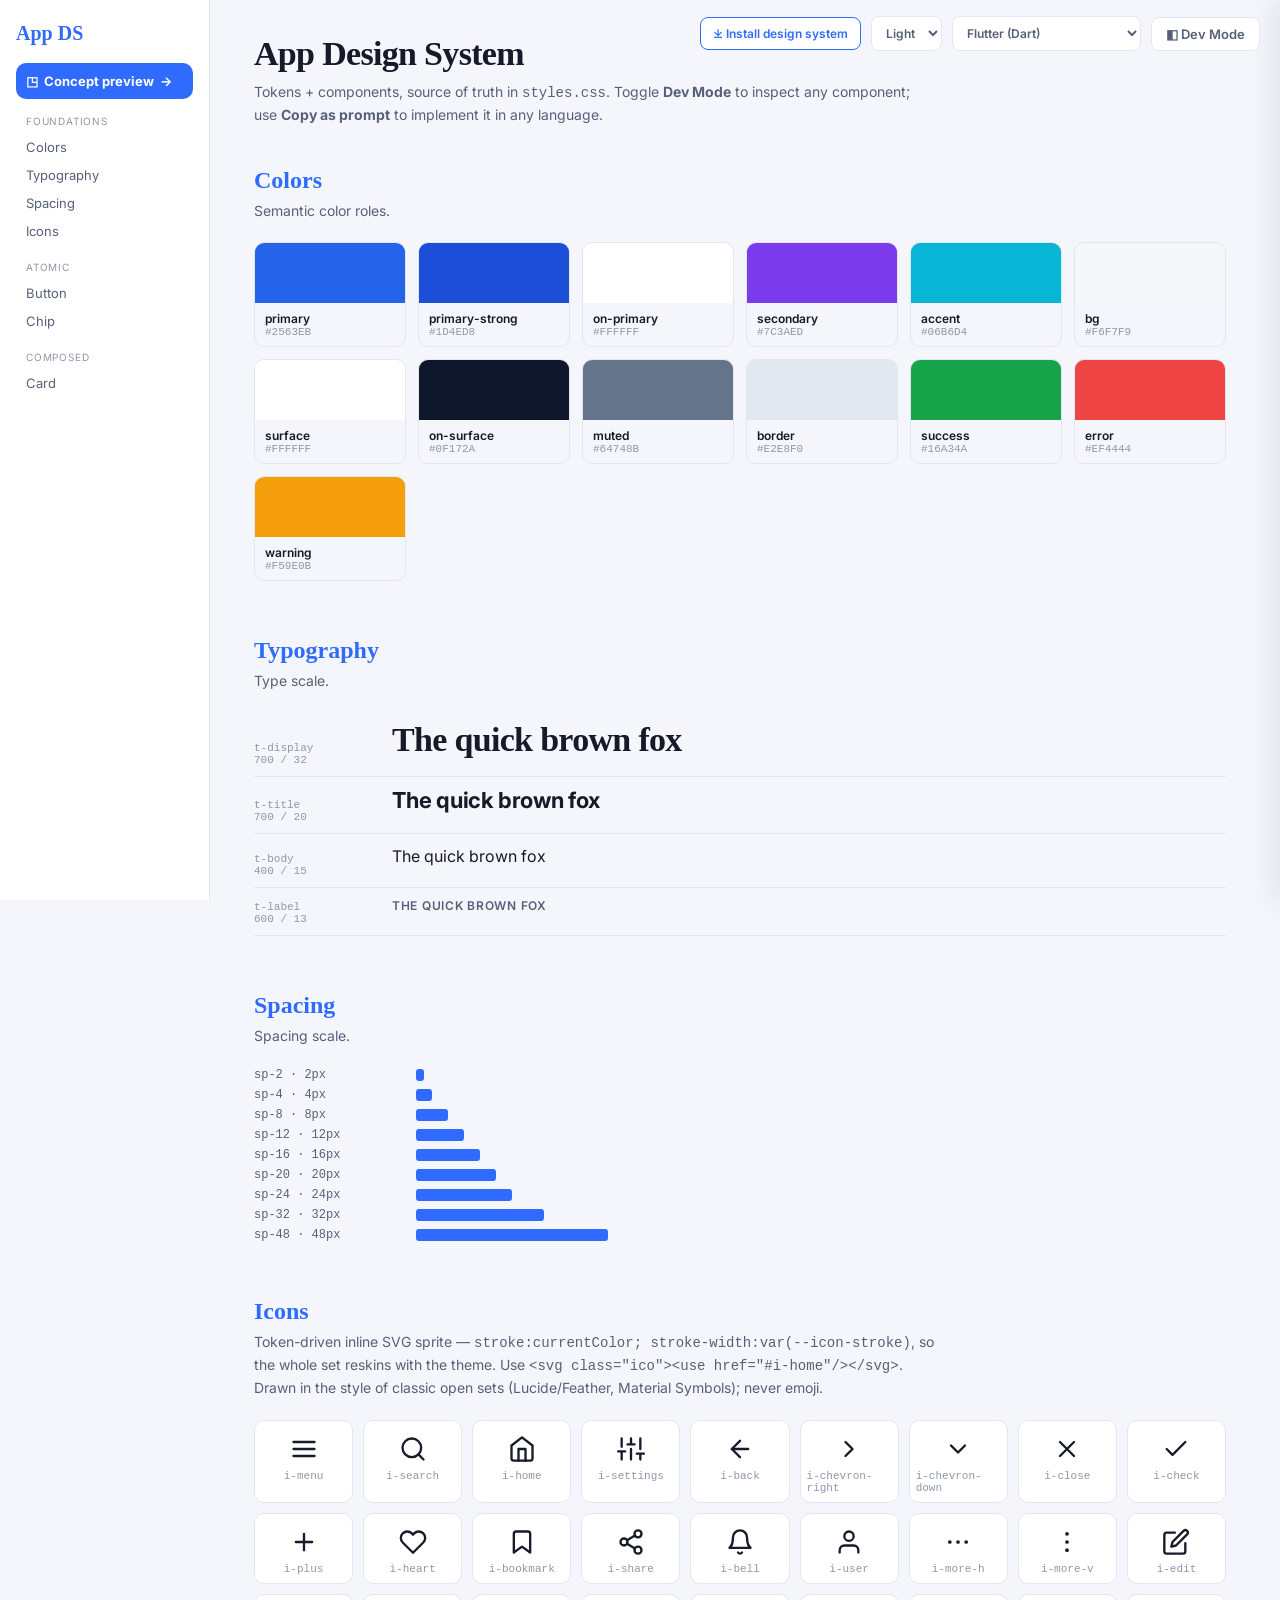
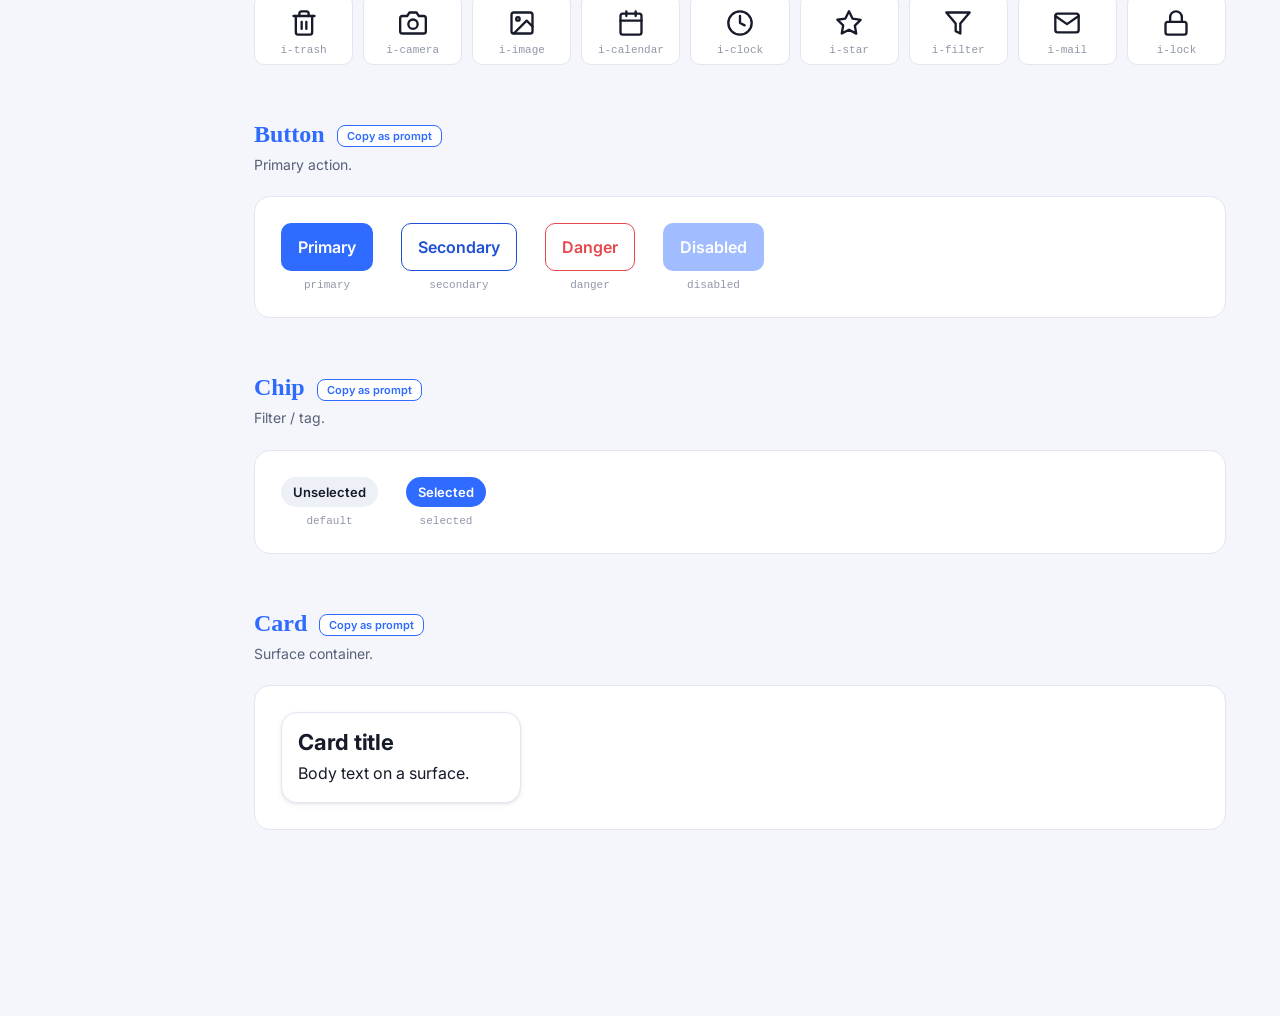
<file: skills/mobile-design-system/templates/index.html>
<!doctype html>
<html lang="en">
<head>
<meta charset="utf-8">
<meta name="viewport" content="width=device-width, initial-scale=1">
<title>App · Design System</title>
<!-- swap the font to match your type tokens -->
<link href="https://fonts.googleapis.com/css2?family=Inter:wght@400;600;700&display=swap" rel="stylesheet">
<link rel="stylesheet" href="styles.css">
<script src="theme.js"></script>
<style>
/* page chrome (style-guide layout only; components/tokens live in styles.css) */
body{font-family:var(--font-body);color:var(--on-surface);background:var(--bg);display:flex}
nav.side{position:sticky;top:0;align-self:flex-start;height:100vh;width:210px;flex:0 0 210px;background:var(--surface);border-right:1px solid var(--border);padding:22px 16px;overflow:auto}
nav.side .brand{font:700 20px var(--font-display);color:var(--primary);margin-bottom:18px}
nav.side a{display:block;padding:6px 10px;border-radius:8px;font-size:13px;color:var(--muted);text-decoration:none}
nav.side a:hover{background:var(--bg);color:var(--primary)}
nav.side a.concept-link{margin:0 0 6px;padding:10px;font-weight:700;color:var(--on-primary);background:var(--primary);border-radius:10px}
nav.side a.concept-link:hover{filter:brightness(.95);color:var(--on-primary)}
nav.side .grp{font-size:10px;letter-spacing:.8px;text-transform:uppercase;color:var(--subtle);margin:16px 0 6px 10px}
main{flex:1;padding:36px 44px 120px;max-width:1060px}
section{margin-bottom:56px;scroll-margin-top:20px}
h2.sec{font:700 24px var(--font-display);color:var(--primary);margin-bottom:6px}
.sec-desc{color:var(--muted);font-size:14px;margin-bottom:20px;max-width:680px;line-height:1.6}
.stage{background:var(--surface);border:1px solid var(--border);border-radius:var(--r-lg);padding:26px;display:flex;flex-wrap:wrap;gap:28px;align-items:center}
.cell{display:flex;flex-direction:column;align-items:center;gap:8px}
.spec{font:11px ui-monospace,monospace;color:var(--subtle)}
.colors{display:grid;grid-template-columns:repeat(auto-fill,minmax(150px,1fr));gap:12px}
.sw{border:1px solid var(--border);border-radius:var(--r-md);overflow:hidden}
.sw .c{height:60px}.sw .m{padding:8px 10px}.sw .n{font-size:12px;font-weight:600}.sw .v{font:11px ui-monospace,monospace;color:var(--subtle)}
.typerow{display:flex;align-items:baseline;gap:18px;padding:10px 0;border-bottom:1px solid var(--border)}
.typerow .tk{width:120px;flex:0 0 120px;font:11px ui-monospace,monospace;color:var(--subtle)}
.sprow{display:flex;align-items:center;gap:12px;margin-bottom:6px}
.sprow .bar{background:var(--primary);height:12px;border-radius:3px}.sprow .lbl{width:150px;font:12px ui-monospace,monospace;color:var(--muted)}
.iconGrid{display:grid;grid-template-columns:repeat(auto-fill,minmax(96px,1fr));gap:10px}
.iconGrid .it{background:var(--surface);border:1px solid var(--border);border-radius:var(--r-md);padding:14px 6px 8px;display:flex;flex-direction:column;align-items:center;gap:7px;color:var(--on-surface)}
.iconGrid .it .nm{font:11px ui-monospace,monospace;color:var(--subtle)}

/* top controls + Dev Mode + Inspector + Copy-as-prompt */
#topctl{position:fixed;top:16px;right:20px;z-index:50;display:flex;gap:10px;align-items:center}
#themeSel,#langSel{font:600 12px var(--font-body);border:1px solid var(--border);border-radius:8px;padding:8px 10px;background:var(--surface);color:var(--muted)}
.ds-btn{font:600 12px var(--font-body);background:var(--surface);border:1px solid var(--primary);color:var(--primary);border-radius:8px;padding:8px 12px;cursor:pointer}
.ds-btn:hover{background:color-mix(in srgb,var(--primary) 8%,transparent)}
#devToggle{font:600 13px var(--font-body);background:var(--surface);border:1px solid var(--border);border-radius:8px;padding:8px 14px;cursor:pointer;color:var(--muted)}
#devToggle.on{background:var(--primary);border-color:var(--primary-strong);color:var(--on-primary)}
.sec-prompt{font:600 11px var(--font-body);border:1px solid var(--primary);background:var(--surface);color:var(--primary);border-radius:8px;padding:3px 9px;margin-left:12px;cursor:pointer;vertical-align:middle}
body.dev [data-insp]:hover{outline:2px dashed var(--accent);outline-offset:3px;cursor:pointer}
.insp-sel{outline:2px solid var(--primary)!important;outline-offset:3px}
#inspector{position:fixed;top:0;right:0;width:340px;height:100vh;background:var(--surface);border-left:1px solid var(--border);box-shadow:-8px 0 24px rgba(15,23,42,.08);transform:translateX(100%);transition:transform .28s var(--ease);z-index:49;overflow:auto;padding:58px 20px 40px}
body.inspecting #inspector{transform:translateX(0)}
body.inspecting main{margin-right:340px}
#inspector .iclose{position:absolute;top:16px;right:16px;border:none;background:none;font-size:18px;color:var(--muted);cursor:pointer}
#inspector .nm{font:700 20px var(--font-display);color:var(--primary)}
#inspector .file{font:12px ui-monospace,monospace;color:var(--subtle);margin-top:2px}
#inspector .desc{font-size:13px;color:var(--muted);line-height:1.6;margin-top:10px}
#inspector h4{font-size:11px;letter-spacing:.6px;text-transform:uppercase;color:var(--subtle);margin:20px 0 8px}
.prop{padding:8px 0;border-bottom:1px solid var(--border-faint)}.prop .pn{font:600 13px ui-monospace,monospace}.prop .pt{font:11px ui-monospace,monospace;color:var(--accent)}.prop .pdef{font:11px ui-monospace,monospace;color:var(--subtle)}.prop .pd{font-size:12px;color:var(--muted);margin-top:3px}
.tok{display:flex;align-items:center;gap:10px;padding:7px 8px;border-radius:8px;cursor:pointer}.tok:hover{background:var(--bg)}
.tok .tsw{width:22px;height:22px;border-radius:6px;border:1px solid var(--border);flex:0 0 22px}.tok .tn{font:600 12px ui-monospace,monospace}.tok .tr{font-size:11px;color:var(--muted)}.tok .tv{margin-left:auto;font:11px ui-monospace,monospace;color:var(--subtle)}
.metric{display:flex;justify-content:space-between;font:12px ui-monospace,monospace;padding:5px 0;border-bottom:1px dashed var(--border-faint)}.metric .mk{color:var(--muted)}
.copyprompt{width:100%;margin-top:16px;font:600 13px var(--font-body);background:var(--primary);color:var(--on-primary);border:none;border-radius:10px;padding:11px;cursor:pointer}
.copied{position:fixed;bottom:24px;left:50%;transform:translateX(-50%);background:var(--on-surface);color:var(--surface);font-size:12px;padding:8px 16px;border-radius:8px;opacity:0;transition:.2s;z-index:60;pointer-events:none}.copied.show{opacity:.95}
</style>
</head>
<body>

<!-- ICON SPRITE — copied from icons.html so index.html is self-contained under file://.
     Use anywhere with: <svg class="ico"><use href="#i-home"/></svg>
     Style/theme via styles.css (.ico + --icon-size/--icon-stroke). Never emoji for UI. -->
<svg width="0" height="0" style="position:absolute" aria-hidden="true">
  <symbol id="i-menu" viewBox="0 0 24 24"><path d="M3 6h18M3 12h18M3 18h18"/></symbol>
  <symbol id="i-search" viewBox="0 0 24 24"><circle cx="11" cy="11" r="8"/><path d="M21 21l-4.35-4.35"/></symbol>
  <symbol id="i-home" viewBox="0 0 24 24"><path d="M3 9l9-7 9 7v11a2 2 0 0 1-2 2H5a2 2 0 0 1-2-2z"/><path d="M9 22V12h6v10"/></symbol>
  <symbol id="i-settings" viewBox="0 0 24 24"><path d="M4 21v-7M4 10V3M12 21v-9M12 8V3M20 21v-5M20 12V3M1 14h6M9 8h6M17 16h6"/></symbol>
  <symbol id="i-back" viewBox="0 0 24 24"><path d="M19 12H5"/><path d="M12 19l-7-7 7-7"/></symbol>
  <symbol id="i-chevron-right" viewBox="0 0 24 24"><path d="M9 18l6-6-6-6"/></symbol>
  <symbol id="i-chevron-down" viewBox="0 0 24 24"><path d="M6 9l6 6 6-6"/></symbol>
  <symbol id="i-close" viewBox="0 0 24 24"><path d="M18 6L6 18M6 6l12 12"/></symbol>
  <symbol id="i-check" viewBox="0 0 24 24"><path d="M20 6L9 17l-5-5"/></symbol>
  <symbol id="i-plus" viewBox="0 0 24 24"><path d="M12 5v14M5 12h14"/></symbol>
  <symbol id="i-heart" viewBox="0 0 24 24"><path d="M20.8 4.6a5.5 5.5 0 0 0-7.8 0L12 5.7l-1-1.1a5.5 5.5 0 1 0-7.8 7.8L12 21.2l8.8-8.8a5.5 5.5 0 0 0 0-7.8z"/></symbol>
  <symbol id="i-bookmark" viewBox="0 0 24 24"><path d="M19 21l-7-5-7 5V5a2 2 0 0 1 2-2h10a2 2 0 0 1 2 2z"/></symbol>
  <symbol id="i-share" viewBox="0 0 24 24"><circle cx="18" cy="5" r="3"/><circle cx="6" cy="12" r="3"/><circle cx="18" cy="19" r="3"/><path d="M8.6 13.5l6.8 4M15.4 6.5l-6.8 4"/></symbol>
  <symbol id="i-bell" viewBox="0 0 24 24"><path d="M18 8a6 6 0 0 0-12 0c0 7-3 9-3 9h18s-3-2-3-9"/><path d="M13.7 21a2 2 0 0 1-3.4 0"/></symbol>
  <symbol id="i-user" viewBox="0 0 24 24"><path d="M20 21v-2a4 4 0 0 0-4-4H8a4 4 0 0 0-4 4v2"/><circle cx="12" cy="7" r="4"/></symbol>
  <symbol id="i-more-h" viewBox="0 0 24 24"><circle cx="5" cy="12" r="1.6" fill="currentColor" stroke="none"/><circle cx="12" cy="12" r="1.6" fill="currentColor" stroke="none"/><circle cx="19" cy="12" r="1.6" fill="currentColor" stroke="none"/></symbol>
  <symbol id="i-more-v" viewBox="0 0 24 24"><circle cx="12" cy="5" r="1.6" fill="currentColor" stroke="none"/><circle cx="12" cy="12" r="1.6" fill="currentColor" stroke="none"/><circle cx="12" cy="19" r="1.6" fill="currentColor" stroke="none"/></symbol>
  <symbol id="i-edit" viewBox="0 0 24 24"><path d="M11 4H4a2 2 0 0 0-2 2v14a2 2 0 0 0 2 2h14a2 2 0 0 0 2-2v-7"/><path d="M18.5 2.5a2.12 2.12 0 0 1 3 3L12 15l-4 1 1-4z"/></symbol>
  <symbol id="i-trash" viewBox="0 0 24 24"><path d="M3 6h18"/><path d="M19 6v14a2 2 0 0 1-2 2H7a2 2 0 0 1-2-2V6m3 0V4a2 2 0 0 1 2-2h4a2 2 0 0 1 2 2v2"/><path d="M10 11v6M14 11v6"/></symbol>
  <symbol id="i-camera" viewBox="0 0 24 24"><path d="M23 19a2 2 0 0 1-2 2H3a2 2 0 0 1-2-2V8a2 2 0 0 1 2-2h4l2-3h6l2 3h4a2 2 0 0 1 2 2z"/><circle cx="12" cy="13" r="4"/></symbol>
  <symbol id="i-image" viewBox="0 0 24 24"><rect x="3" y="3" width="18" height="18" rx="2"/><circle cx="8.5" cy="8.5" r="1.5"/><path d="M21 15l-5-5L5 21"/></symbol>
  <symbol id="i-calendar" viewBox="0 0 24 24"><rect x="3" y="4" width="18" height="18" rx="2"/><path d="M16 2v4M8 2v4M3 10h18"/></symbol>
  <symbol id="i-clock" viewBox="0 0 24 24"><circle cx="12" cy="12" r="10"/><path d="M12 6v6l4 2"/></symbol>
  <symbol id="i-star" viewBox="0 0 24 24"><path d="M12 2l3.1 6.3 6.9 1-5 4.9 1.2 6.9L12 17.8 5.8 21l1.2-6.9-5-4.9 6.9-1z"/></symbol>
  <symbol id="i-filter" viewBox="0 0 24 24"><path d="M22 3H2l8 9.5V19l4 2v-8.5z"/></symbol>
  <symbol id="i-mail" viewBox="0 0 24 24"><rect x="2" y="4" width="20" height="16" rx="2"/><path d="M22 6l-10 7L2 6"/></symbol>
  <symbol id="i-lock" viewBox="0 0 24 24"><rect x="3" y="11" width="18" height="11" rx="2"/><path d="M7 11V7a5 5 0 0 1 10 0v4"/></symbol>
</svg>

<div id="topctl">
  <button class="ds-btn" onclick="copyFullSystem()" title="Copy a prompt to install or update the whole design system">⤓ Install design system</button>
  <!-- light/dark switch, synced with concept.html via theme.js — remove if the system has no dark theme -->
  <select id="themeSel" title="Preview theme" aria-label="Theme"><option value="">Light</option><option value="dark">Dark</option></select>
  <select id="langSel" title="Copy-as-prompt target"></select>
  <button id="devToggle" onclick="toggleDev()">◧ Dev Mode</button>
</div>
<aside id="inspector"><button class="iclose" onclick="closeInspector()">✕</button><div id="inspectorBody"></div></aside>
<div class="copied" id="copied">Copied</div>

<nav class="side">
  <div class="brand">App DS</div>
  <!-- Concept mockup is reachable straight from here (own page; links back to the guide). -->
  <a class="concept-link" href="concept.html">◳ &nbsp;Concept preview &nbsp;→</a>
  <div class="grp">Foundations</div>
  <a href="#colors">Colors</a><a href="#type">Typography</a><a href="#spacing">Spacing</a><a href="#icons">Icons</a>
  <div class="grp">Atomic</div>
  <a href="#button">Button</a><a href="#chip">Chip</a>
  <div class="grp">Composed</div>
  <a href="#card">Card</a>
  <!-- add nav links as you add sections -->
</nav>

<main>
  <header style="margin-bottom:40px"><div class="t-display">App Design System</div>
    <p class="sec-desc" style="margin-top:8px">Tokens + components, source of truth in <code>styles.css</code>. Toggle <b>Dev Mode</b> to inspect any component; use <b>Copy as prompt</b> to implement it in any language.</p></header>

  <section id="colors"><h2 class="sec">Colors</h2><p class="sec-desc">Semantic color roles.</p><div class="colors" id="colorGrid"></div></section>
  <section id="type"><h2 class="sec">Typography</h2><p class="sec-desc">Type scale.</p><div id="typeList"></div></section>
  <section id="spacing"><h2 class="sec">Spacing</h2><p class="sec-desc">Spacing scale.</p><div id="spacingList"></div></section>
  <section id="icons"><h2 class="sec">Icons</h2>
    <p class="sec-desc">Token-driven inline SVG sprite — <code>stroke:currentColor; stroke-width:var(--icon-stroke)</code>, so the whole set reskins with the theme. Use <code>&lt;svg class="ico"&gt;&lt;use href="#i-home"/&gt;&lt;/svg&gt;</code>. Drawn in the style of classic open sets (Lucide/Feather, Material Symbols); never emoji.</p>
    <div class="iconGrid" id="iconGrid"></div></section>

  <!-- ===== one section per component; data-insp="<specKey>" makes it inspectable ===== -->
  <section id="button"><h2 class="sec">Button</h2><p class="sec-desc">Primary action.</p>
    <div class="stage">
      <div class="cell"><div class="btn btn-primary" data-insp="button">Primary</div><div class="spec">primary</div></div>
      <div class="cell"><div class="btn btn-secondary" data-insp="button">Secondary</div><div class="spec">secondary</div></div>
      <div class="cell"><div class="btn btn-danger" data-insp="button">Danger</div><div class="spec">danger</div></div>
      <div class="cell"><div class="btn btn-primary disabled" data-insp="button">Disabled</div><div class="spec">disabled</div></div>
    </div></section>

  <section id="chip"><h2 class="sec">Chip</h2><p class="sec-desc">Filter / tag.</p>
    <div class="stage">
      <div class="cell"><span class="chip" data-insp="chip">Unselected</span><div class="spec">default</div></div>
      <div class="cell"><span class="chip selected" data-insp="chip">Selected</span><div class="spec">selected</div></div>
    </div></section>

  <section id="card"><h2 class="sec">Card</h2><p class="sec-desc">Surface container.</p>
    <div class="stage"><div class="card" data-insp="card" style="width:240px"><div class="t-title">Card title</div><div class="t-body" style="margin-top:6px">Body text on a surface.</div></div></div></section>
</main>

<script>
/* ===== Foundations data (edit to match your tokens) ===== */
const COLORS=[['primary','#2563EB'],['primary-strong','#1D4ED8'],['on-primary','#FFFFFF'],['secondary','#7C3AED'],['accent','#06B6D4'],['bg','#F6F7F9'],['surface','#FFFFFF'],['on-surface','#0F172A'],['muted','#64748B'],['border','#E2E8F0'],['success','#16A34A'],['error','#EF4444'],['warning','#F59E0B']];
const TYPE=[['t-display','700 / 32'],['t-title','700 / 20'],['t-body','400 / 15'],['t-label','600 / 13']];
const SPACING=[['sp-2',2],['sp-4',4],['sp-8',8],['sp-12',12],['sp-16',16],['sp-20',20],['sp-24',24],['sp-32',32],['sp-48',48]];
colorGrid.innerHTML=COLORS.map(([n,h])=>`<div class="sw"><div class="c" style="background:${h}"></div><div class="m"><div class="n">${n}</div><div class="v">${h}</div></div></div>`).join('');
typeList.innerHTML=TYPE.map(([n,m])=>`<div class="typerow"><div class="tk">${n}<br>${m}</div><div class="${n}">The quick brown fox</div></div>`).join('');
function barWidth(v){return Math.max(v,1)*4;}
spacingList.innerHTML=SPACING.map(([n,v])=>`<div class="sprow"><div class="lbl">${n} · ${v}px</div><div class="bar" style="width:${barWidth(v)}px"></div></div>`).join('');
const ICONS=['menu','search','home','settings','back','chevron-right','chevron-down','close','check','plus','heart','bookmark','share','bell','user','more-h','more-v','edit','trash','camera','image','calendar','clock','star','filter','mail','lock'];
iconGrid.innerHTML=ICONS.map(n=>`<div class="it"><svg class="ico ico--lg"><use href="#i-${n}"/></svg><div class="nm">i-${n}</div></div>`).join('');

/* ===== SPECS: one entry per component (drives Inspector + Copy-as-prompt). ADD YOURS. =====
   token entry: {r:role, n:tokenName, v:value, c:swatchColorIfColorToken} */
const SPECS={
  button:{ name:'Button', file:'components/button', desc:'Primary action button. Variants: primary/secondary/danger; states: default/hover/disabled.',
    props:[{n:'label',t:'String'},{n:'onPress',t:'callback'},{n:'variant',t:'primary|secondary|danger',def:'primary'},{n:'disabled',t:'bool',def:'false'}],
    tokens:[{r:'fill (primary)',n:'primary',v:'#2563EB',c:'#2563EB'},{r:'label (primary)',n:'on-primary',v:'#FFFFFF',c:'#FFFFFF'},{r:'outline (secondary)',n:'primary',v:'#2563EB',c:'#2563EB'},{r:'label type',n:'t-label/16',v:'Inter 600 / 16'}],
    metrics:[['radius','--r-md (10)'],['minHeight','48'],['padding','h 16']] },
  chip:{ name:'Chip', file:'components/chip', desc:'Compact filter/tag. States: default/selected.',
    props:[{n:'label',t:'String'},{n:'selected',t:'bool',def:'false'},{n:'onTap',t:'callback'}],
    tokens:[{r:'bg (default)',n:'border-faint',v:'#F1F5F9',c:'#F1F5F9'},{r:'bg (selected)',n:'primary',v:'#2563EB',c:'#2563EB'},{r:'text (selected)',n:'on-primary',v:'#FFFFFF',c:'#FFFFFF'}],
    metrics:[['radius','--r-full'],['height','30'],['padding','h 12']] },
  card:{ name:'Card', file:'components/card', desc:'Surface container with elevation.',
    props:[{n:'child',t:'Widget'},{n:'onTap',t:'callback?'}],
    tokens:[{r:'surface',n:'surface',v:'#FFFFFF',c:'#FFFFFF'},{r:'border',n:'border',v:'#E2E8F0',c:'#E2E8F0'},{r:'elevation',n:'elev-1',v:'shadow'}],
    metrics:[['radius','--r-lg (16)'],['padding','16']] },
};

/* ===== Copy-as-prompt — per component + one "Install design system" prompt =====
   Every prompt is written to ADD-if-missing OR UPDATE-in-place-if-it-already-exists (the common
   case is changing an existing system, not greenfield). No default framework: REORDER LANGS so the
   user's stated target is FIRST; if none was given, leave order as-is — do NOT assume Flutter. */
const LANGS=['Flutter (Dart)','React (TypeScript + CSS)','SwiftUI','Jetpack Compose (Kotlin)','React Native','HTML + CSS'];
let promptLang=LANGS[0];
langSel.innerHTML=LANGS.map(l=>`<option${l===promptLang?' selected':''}>${l}</option>`).join('');
langSel.onchange=()=>promptLang=langSel.value;

/* token groups → values read LIVE from :root (names absent in this theme are skipped) */
const varGroups={
 'Color roles (keep every fill paired with its --on-*)':['--primary','--on-primary','--primary-strong','--primary-ink','--primary-container','--on-primary-container','--secondary','--on-secondary','--accent','--on-accent','--bg','--on-bg','--surface','--on-surface','--surface-sunken','--muted-surface','--on-muted-surface','--muted','--subtle','--border','--border-faint','--hairline','--success','--on-success','--error','--on-error','--warning','--on-warning','--info','--on-info','--link'],
 'Spacing':['--gap-related','--gap-section','--gap-major','--layout-gutter','--target-min','--sp-2','--sp-4','--sp-8','--sp-12','--sp-16','--sp-20','--sp-24','--sp-32','--sp-48','--sp-64','--opt-1','--opt-3'],
 'Radius':['--r-none','--r-xs','--r-sm','--r-md','--r-lg','--r-xl','--r-full'],
 'Elevation':['--elev-0','--elev-1','--elev-2','--elev-3'],
 'Craft & expression':['--ring','--focus-ring','--signature','--wash'],
 'Type families':['--font-display','--font-body','--font-mono'],
 'Motion':['--dur-fast','--dur-base','--dur-slow','--ease','--ease-spring'],
 'Icons':['--icon-size','--icon-inline','--icon-large','--icon-stroke','--icon-cap','--icon-join','--icon-fill']};
function tokenLines(){const cs=getComputedStyle(document.documentElement);const out=[];
 for(const[grp,names]of Object.entries(varGroups)){const rows=names.map(n=>{const v=cs.getPropertyValue(n).trim();return v?`- ${n} = ${v}`:null;}).filter(Boolean);
  if(rows.length)out.push(`### ${grp}`,...rows,'');}
 return out;}
/* token layer body, reused by the full-system prompt */
function foundationsBody(){const L=[`## Foundations — design tokens (single source of truth)`,`Define every token below as a named constant in ONE theme/config file, idiomatic to ${promptLang} (theme object / ThemeData / asset catalog / CSS :root…). Components reference tokens by name — never inline raw values.`,'',...tokenLines(),`### Type scale (text styles)`];
 (typeof TYPE!=='undefined'?TYPE:[]).forEach(([n,m])=>L.push(`- ${n}: ${m}`));
 L.push('',`### Rules`,`- Every fill stays paired with its --on-* foreground; the pairs are WCAG-checked (body ≥ 4.5:1). Don't break a pair.`,`- Primary leads interaction; secondary/accent carry meaning, not decoration. Accent text on surfaces uses the *-ink tokens.`,`- Preserve the neutral treatment and the elevation decision as specified; backgrounds stay flat fills.`,`- Use the semantic spacing roles (--gap-related < --gap-section < --gap-major) between groups.`);
 return L.join('\n');}

/* Single component — ADD if missing, UPDATE in place if it already exists */
function buildPrompt(key){const s=SPECS[key];const L=[
  `# Add or update the \`${s.name}\` component — ${promptLang}`,'',
  `A component from this design system. You are most likely working inside a codebase that already uses it: if a component with this role ALREADY EXISTS, modify it IN PLACE to match the spec below (this spec is the source of truth) — don't duplicate, and note any breaking prop/token change with a migration note. If it doesn't exist yet, create it, reusing existing tokens/atoms and following the project's file layout & naming.`,'',
  `## What it is`,s.desc,'',`## Props`];
  s.props.forEach(p=>L.push(`- \`${p.n}\`: ${p.t}${p.def?` (default ${p.def})`:''}${p.d?` — ${p.d}`:''}`));
  L.push('',`## Design tokens (define/extend them in the foundation layer; never inline)`);
  s.tokens.forEach(t=>L.push(`- ${t.n} = ${t.v}   // ${t.r}`));
  L.push('',`## Metrics`); s.metrics.forEach(([k,v])=>L.push(`- ${k}: ${v}`));
  L.push('',`## Requirements`,`- Implement every variant/state listed.`,`- Reference tokens by name; keep each fill paired with its --on-* foreground (WCAG ≥ 4.5:1).`,`- Output complete, compilable ${promptLang} code + a short usage example.`);
  return L.join('\n');}
function specCount(){return Object.keys(SPECS).length;}
function specName(key){return SPECS[key].name;}
function copyPrompt(key){copyText(buildPrompt(key));toast(`Copied: ${specName(key)} → ${promptLang}`);}

/* Whole system — install from scratch OR update all to match; foundation-first, then components
   built against the SHARED token layer (Pencil's spawn-agents rule: split work, but every agent
   reads the shared variables so nothing drifts; never re-hardcode values per component). */
function fullSystemPrompt(){const keys=Object.keys(SPECS);const L=[
 `# Install or update the ENTIRE design system — ${promptLang}`,'',
 `Set up this design system in ${promptLang}. If it doesn't exist yet, scaffold it from scratch; if parts already exist, update them IN PLACE to match this spec (the source of truth) — modify, don't duplicate; collect breaking changes with migration notes.`,'',
 `## Build order`,`1. Implement the **foundation token layer** below as the single source of truth.`,`2. Then build the components. They're independent — you may split them across parallel workers — but **every component imports the shared token layer from step 1**; never redefine colors/sizes locally, or the set drifts. Keep naming & states consistent across all of them.`,`3. Reconcile: one components index/barrel + a pass confirming every component references only named tokens.`,'','---','',foundationsBody(),'','---','',`## Components (${keys.length})`];
 keys.forEach(k=>{const s=SPECS[k];L.push('',`### ${s.name} — \`${s.file}\``,s.desc,`- props: ${s.props.map(p=>p.n+':'+p.t).join(', ')}`,`- tokens: ${s.tokens.map(t=>t.n).join(', ')}`,`- metrics: ${s.metrics.map(m=>m[0]+' '+m[1]).join(', ')}`);});
 L.push('','## Rules',`- One source of truth for tokens; components reference them by name, never inline.`,`- Keep every fill/--on-* pair (WCAG ≥ 4.5:1); preserve the neutral treatment, elevation decision and semantic spacing roles.`,`- Output: the token file, then each component, each with a short usage example.`);
 return L.join('\n');}
function copyFullSystem(){copyText(fullSystemPrompt());toast(`Copied: Install design system (${specCount()} components) → ${promptLang}`);}

function copyText(t){navigator.clipboard&&navigator.clipboard.writeText(t);}

/* every SPECS-backed component section auto-gets a "Copy as prompt" button — so none are missed.
   (Add a SPECS entry + a <section id="<key>"> and the button appears; no per-section markup needed.) */
document.querySelectorAll('main section[id]').forEach(sec=>{const key=sec.id;if(!SPECS[key])return;
  const h=sec.querySelector('h2.sec');if(!h||h.querySelector('.sec-prompt'))return;
  const b=document.createElement('button');b.className='sec-prompt';b.type='button';b.textContent='Copy as prompt';
  b.addEventListener('click',()=>copyPrompt(key));h.appendChild(b);});

/* ===== Dev Mode + Inspector ===== */
function toggleDev(){const on=document.body.classList.toggle('dev');devToggle.classList.toggle('on',on);devToggle.textContent=on?'◧ Dev Mode · ON':'◧ Dev Mode';if(!on)closeInspector();}
function closeInspector(){document.body.classList.remove('inspecting');document.querySelectorAll('.insp-sel').forEach(e=>e.classList.remove('insp-sel'));}
document.addEventListener('click',e=>{
  if(e.target.closest('#inspector')||e.target.closest('#topctl'))return;
  if(!document.body.classList.contains('dev'))return;
  const el=e.target.closest('[data-insp]'); if(el&&SPECS[el.dataset.insp]){selectComp(el,el.dataset.insp);}
});
function selectComp(el,key){
  document.querySelectorAll('.insp-sel').forEach(x=>x.classList.remove('insp-sel'));el.classList.add('insp-sel');
  document.body.classList.add('inspecting');const s=SPECS[key];
  const props=s.props.map(p=>`<div class="prop"><span class="pn">${p.n}</span> <span class="pt">${p.t}</span>${p.def?` <span class="pdef">= ${p.def}</span>`:''}${p.d?`<div class="pd">${p.d}</div>`:''}</div>`).join('');
  const toks=s.tokens.map(t=>`<div class="tok" onclick="copyVal('${t.v}')"><div class="tsw" style="background:${t.c||'var(--bg)'}"></div><div><div class="tn">${t.n}</div><div class="tr">${t.r}</div></div><div class="tv">${t.v}</div></div>`).join('');
  const mets=s.metrics.map(([k,v])=>`<div class="metric"><span class="mk">${k}</span><span>${v}</span></div>`).join('');
  inspectorBody.innerHTML=`<div class="nm">${s.name}</div><div class="file">${s.file}</div><div class="desc">${s.desc}</div><h4>Properties</h4>${props}<h4>Design tokens · click to copy</h4>${toks}<h4>Metrics</h4>${mets}<button class="copyprompt" onclick="copyPrompt('${key}')">📋 Copy as prompt</button>`;
}
function copyVal(v){navigator.clipboard&&navigator.clipboard.writeText(v);toast('Copied '+v);}
function toast(msg){const c=document.getElementById('copied');c.textContent=msg;c.classList.add('show');setTimeout(()=>c.classList.remove('show'),1300);}
</script>
</body>
</html>
</file>
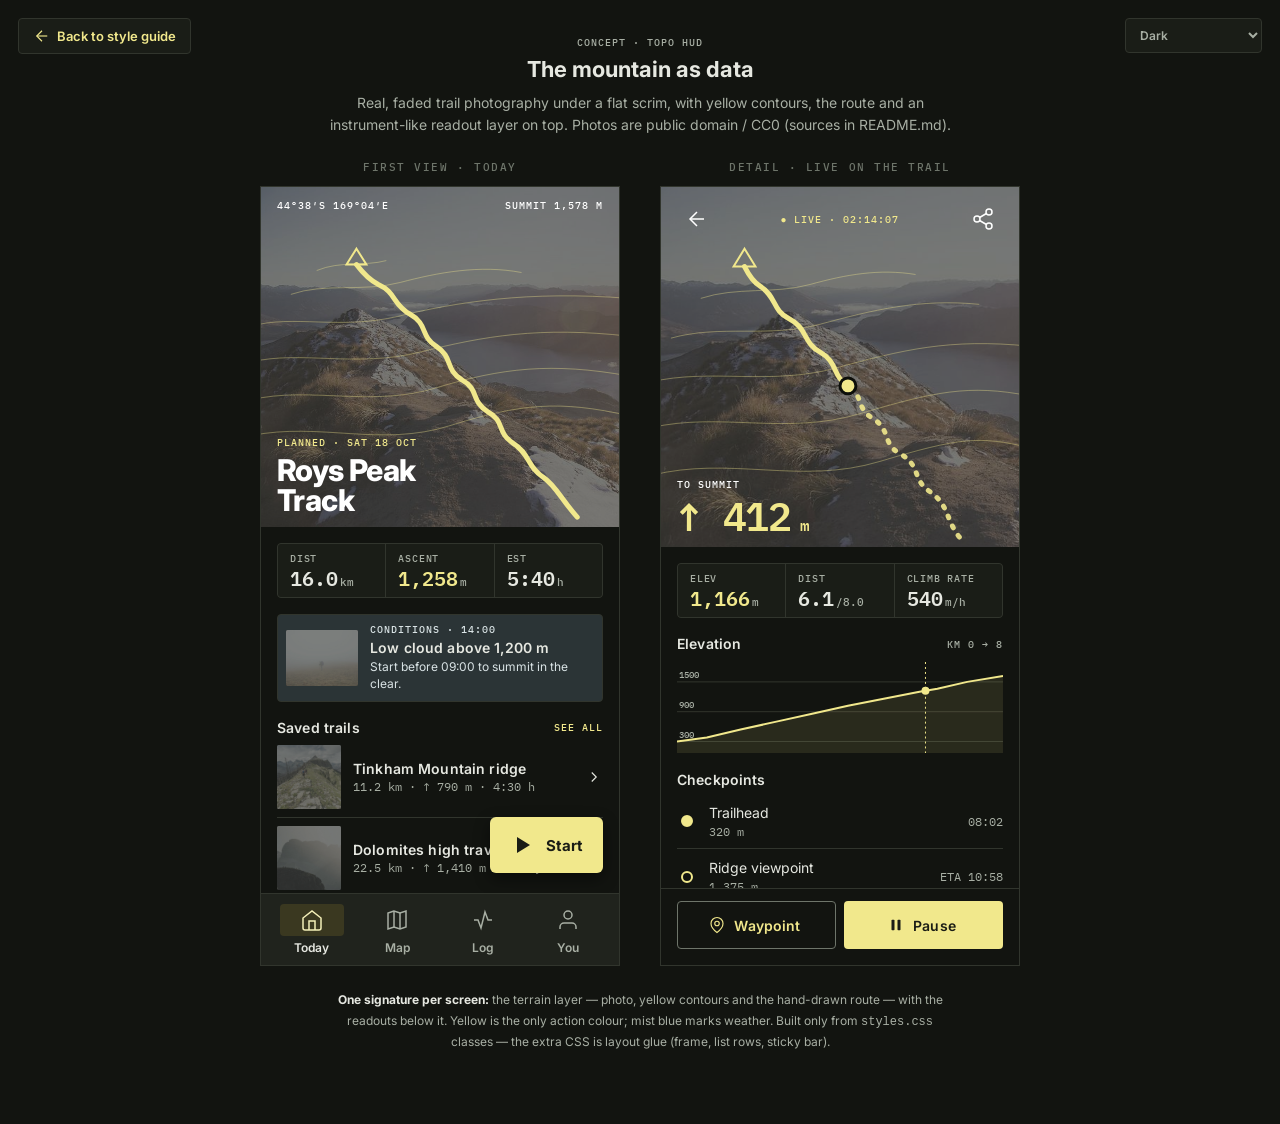
<file: examples/01-stride-cityscape/design-system/concept.html>
<!doctype html>
<html lang="en">
<head>
<meta charset="utf-8">
<meta name="viewport" content="width=device-width, initial-scale=1">
<title>Stride · Concept — Today + Live trail</title>
<link href="https://fonts.googleapis.com/css2?family=Inter:wght@400;500;600;700;800&family=IBM+Plex+Mono:wght@500;600&display=swap" rel="stylesheet">
<link rel="stylesheet" href="styles.css">
<script src="theme.js"></script>
<style>
/* concept-page chrome + layout glue only — the screens are built from styles.css classes */
body{font-family:var(--font-body);background:var(--background);color:var(--on-surface);margin:0;padding:36px var(--sp-24) 72px;display:flex;flex-direction:column;align-items:center;gap:var(--sp-24)}
.backlink{position:fixed;top:18px;left:18px;z-index:50;display:inline-flex;align-items:center;gap:6px;font:600 13px var(--font-body);text-decoration:none;color:var(--primary-ink);background:var(--surface-container-low);border:1px solid var(--outline-variant);border-radius:var(--r-md);padding:8px 14px}
#themeSel{position:fixed;top:18px;right:18px;z-index:50;font:600 12px var(--font-body);border:1px solid var(--outline-variant);border-radius:var(--r-md);padding:8px 10px;background:var(--surface-container-low);color:var(--on-surface-variant)}
.head{max-width:640px;text-align:center}
.head p{color:var(--on-surface-variant);font-size:14px;line-height:1.6;margin-top:var(--gap-related)}
.two{display:flex;gap:40px;flex-wrap:wrap;justify-content:center;align-items:flex-start}
.col{display:flex;flex-direction:column;align-items:center;gap:12px}
.col .label{font:500 11px var(--font-mono);letter-spacing:.14em;text-transform:uppercase;color:var(--subtle)}
/* presentation frame: square, no bezel, no device shadow */
.device{position:relative;width:360px;height:780px;background:var(--surface);border:1px solid var(--outline-variant);overflow:hidden;display:flex;flex-direction:column}
.scroll{flex:1;overflow:auto;padding:0 var(--layout-gutter) 96px}
.scroll::-webkit-scrollbar{width:0}
.device .navbar{position:absolute;left:0;right:0;bottom:0;border-top:1px solid var(--outline-variant)}
.section{margin-top:var(--gap-section)}
.row-between{display:flex;align-items:center;justify-content:space-between;gap:var(--gap-related)}
.ttl-photo{font:800 30px/1 var(--font-body);letter-spacing:-.02em}
.alert{display:flex;gap:var(--sp-12);align-items:center;padding:var(--sp-8);border:1px solid var(--outline-variant);border-radius:var(--r-md);background:var(--secondary-container);color:var(--on-secondary-container)}
.alert .terrain{width:72px;height:56px;flex:0 0 72px;border-radius:var(--r-xs)}
.trail{display:flex;gap:var(--sp-12);align-items:center;padding:var(--sp-8) 0;border-bottom:1px solid var(--outline-variant)}
.trail .terrain{width:64px;height:64px;flex:0 0 64px;border-radius:var(--r-xs)}
.trail .grow{flex:1;min-width:0}
.fabdock{position:absolute;right:var(--layout-gutter);bottom:92px}
.cp{display:grid;grid-template-columns:20px 1fr auto;gap:var(--sp-12);align-items:center;padding:var(--sp-8) 0;border-bottom:1px solid var(--outline-variant)}
.cp .dot{width:12px;height:12px;border:2px solid var(--primary-ink);border-radius:var(--r-full);justify-self:center}
.cp.done .dot{background:var(--primary-ink)}
.cta{position:absolute;left:0;right:0;bottom:0;display:flex;gap:var(--gap-related);padding:var(--sp-12) var(--layout-gutter) var(--sp-16);background:var(--surface);border-top:1px solid var(--outline-variant)}
.cta .btn{flex:1;height:48px}
.legend{max-width:620px;font:12px/1.7 var(--font-body);color:var(--on-surface-variant);text-align:center}
.legend b{color:var(--on-surface)}
</style>
</head>
<body>

<a class="backlink" href="index.html"><svg class="ico ico--sm"><use href="#i-back"/></svg>Back to style guide</a>
<select id="themeSel" title="Preview theme" aria-label="Theme"><option value="">Dark</option><option value="light">Light · misty day</option></select>

<svg width="0" height="0" style="position:absolute" aria-hidden="true">
  <symbol id="i-back" viewBox="0 0 24 24"><path d="M19 12H5"/><path d="M12 19l-7-7 7-7"/></symbol>
  <symbol id="i-share" viewBox="0 0 24 24"><circle cx="18" cy="5" r="3"/><circle cx="6" cy="12" r="3"/><circle cx="18" cy="19" r="3"/><path d="M8.6 13.5l6.8 4M15.4 6.5l-6.8 4"/></symbol>
  <symbol id="i-user" viewBox="0 0 24 24"><path d="M20 21v-2a4 4 0 0 0-4-4H8a4 4 0 0 0-4 4v2"/><circle cx="12" cy="7" r="4"/></symbol>
  <symbol id="i-home" viewBox="0 0 24 24"><path d="M3 10l9-7 9 7v10a2 2 0 0 1-2 2H5a2 2 0 0 1-2-2z"/><path d="M9 22V13h6v9"/></symbol>
  <symbol id="i-map" viewBox="0 0 24 24"><path d="M9 3 3 5v16l6-2 6 2 6-2V3l-6 2-6-2z"/><path d="M9 3v16M15 5v16"/></symbol>
  <symbol id="i-activity" viewBox="0 0 24 24"><path d="M3 12h4l3 8 4-16 3 8h4"/></symbol>
  <symbol id="i-route" viewBox="0 0 24 24"><circle cx="6" cy="19" r="2.4"/><circle cx="18" cy="5" r="2.4"/><path d="M8 19h7a4 4 0 0 0 0-8H9a4 4 0 0 1 0-8h7"/></symbol>
  <symbol id="i-pause" viewBox="0 0 24 24"><rect x="6" y="5" width="4" height="14" rx="1" fill="currentColor" stroke="none"/><rect x="14" y="5" width="4" height="14" rx="1" fill="currentColor" stroke="none"/></symbol>
  <symbol id="i-pin" viewBox="0 0 24 24"><path d="M20 10c0 6-8 12-8 12s-8-6-8-12a8 8 0 0 1 16 0z"/><circle cx="12" cy="10" r="3"/></symbol>
  <symbol id="i-mountain" viewBox="0 0 24 24"><path d="M3 20l6-11 4 7 2-3 6 7z"/></symbol>
  <symbol id="i-wind" viewBox="0 0 24 24"><path d="M3 9h11a3 3 0 1 0-3-3M3 14h15a3 3 0 1 1-3 3"/></symbol>
  <symbol id="i-chevron-right" viewBox="0 0 24 24"><path d="M9 18l6-6-6-6"/></symbol>
  <symbol id="i-check" viewBox="0 0 24 24"><path d="M20 6L9 17l-5-5"/></symbol>
  <symbol id="i-play" viewBox="0 0 24 24"><path d="M7 4l13 8-13 8z" fill="currentColor" stroke="none"/></symbol>
  <symbol id="i-search" viewBox="0 0 24 24"><circle cx="11" cy="11" r="8"/><path d="M21 21l-4.35-4.35"/></symbol>
</svg>

<div class="head">
  <div class="hudlabel" style="color:var(--on-surface-variant)">Concept · Topo HUD</div>
  <div class="t-headline-s" style="margin-top:6px">The mountain as data</div>
  <p>Real, faded trail photography under a flat scrim, with yellow contours, the route and an instrument-like readout layer on top. Photos are public domain / CC0 (sources in README.md).</p>
</div>

<div class="two">

  <!-- ════════ SCREEN 1 · FIRST VIEW — Today: the planned trail on its mountain ════════ -->
  <div class="col">
    <div class="label">First view · Today</div>
    <div class="device">
      <div class="scroll">
        <div class="terrain bleed" style="height:340px">
          <img src="photos/roys-peak-sunrise.jpg" alt="Roys Peak ridge at sunrise above Lake Wānaka" style="object-position:20% 50%">
          <svg viewBox="0 0 360 340" preserveAspectRatio="none" aria-hidden="true">
            <g class="topo">
              <path d="M-10 250 C60 236 120 262 190 240 S300 214 370 230"/>
              <path d="M-10 214 C50 200 110 222 176 202 S292 176 370 190"/>
              <path d="M-10 176 C40 164 96 182 160 166 S280 140 370 150"/>
              <path d="M-10 140 C32 128 80 144 138 130 S268 104 370 112"/>
              <path d="M30 108 C64 96 102 106 140 96 S220 78 262 86"/>
              <path d="M56 84 C80 74 104 80 126 74"/>
            </g>
            <path class="route" d="M318 332 C302 314 296 300 284 292 C268 282 270 268 254 258 C236 246 246 236 228 226 C210 214 220 204 202 194 C184 182 194 172 176 160 C160 150 168 138 150 128 C132 118 136 106 118 98 C108 93 102 86 96 78"/>
            <polygon class="peak" points="96,62 106,78 86,78"/>
          </svg>
          <div class="over">
            <div class="row-between"><span class="hudlabel">44°38′S 169°04′E</span><span class="hudlabel">Summit 1,578 m</span></div>
            <div>
              <div class="hudlabel" style="color:var(--route)">Planned · Sat 18 Oct</div>
              <div class="ttl-photo" style="margin-top:6px">Roys Peak<br>Track</div>
            </div>
          </div>
        </div>

        <div class="hud c3 section">
          <div class="readout"><span class="k">Dist</span><span class="v">16.0<span class="u">km</span></span></div>
          <div class="readout hot"><span class="k">Ascent</span><span class="v">1,258<span class="u">m</span></span></div>
          <div class="readout"><span class="k">Est</span><span class="v">5:40<span class="u">h</span></span></div>
        </div>

        <div class="alert section">
          <div class="terrain"><img src="photos/fog-trail-markers.jpg" alt=""></div>
          <div><div class="hudlabel">Conditions · 14:00</div><div class="t-title-s" style="margin-top:2px">Low cloud above 1,200 m</div><div class="t-body-s" style="color:inherit">Start before 09:00 to summit in the clear.</div></div>
        </div>

        <div class="row-between section"><span class="t-title-s">Saved trails</span><span class="hudlabel" style="color:var(--primary-ink)">See all</span></div>
        <div class="trail"><div class="terrain"><img src="photos/tinkham-ridge.jpg" alt=""></div><div class="grow"><div class="t-title-s">Tinkham Mountain ridge</div><div class="t-body-s mono">11.2 km · ↑ 790 m · 4:30 h</div></div><svg class="ico ico--sm"><use href="#i-chevron-right"/></svg></div>
        <div class="trail"><div class="terrain"><img src="photos/dolomites-ridge.jpg" alt=""></div><div class="grow"><div class="t-title-s">Dolomites high traverse</div><div class="t-body-s mono">22.5 km · ↑ 1,410 m · 2 days</div></div><svg class="ico ico--sm"><use href="#i-chevron-right"/></svg></div>
      </div>
      <div class="fabdock"><button class="fab extended primary"><svg class="ico"><use href="#i-play"/></svg>Start</button></div>
      <nav class="navbar">
        <div class="ni sel"><span class="pill"><svg class="ico"><use href="#i-home"/></svg></span>Today</div>
        <div class="ni"><span class="pill"><svg class="ico"><use href="#i-map"/></svg></span>Map</div>
        <div class="ni"><span class="pill"><svg class="ico"><use href="#i-activity"/></svg></span>Log</div>
        <div class="ni"><span class="pill"><svg class="ico"><use href="#i-user"/></svg></span>You</div>
      </nav>
    </div>
  </div>

  <!-- ════════ SCREEN 2 · DETAIL — live on the trail: position, climb left, checkpoints ════════ -->
  <div class="col">
    <div class="label">Detail · Live on the trail</div>
    <div class="device">
      <div class="scroll" style="padding-bottom:96px">
        <div class="terrain bleed" style="height:360px">
          <img src="photos/roys-peak-sunrise.jpg" alt="Roys Peak ridge" style="object-position:8% 40%;transform:scale(1.25);transform-origin:20% 40%">
          <svg viewBox="0 0 360 360" preserveAspectRatio="none" aria-hidden="true">
            <g class="topo">
              <path d="M-10 290 C70 270 140 300 220 276 S320 250 370 262"/>
              <path d="M-10 242 C60 226 126 250 200 228 S310 198 370 210"/>
              <path d="M-10 196 C50 182 110 200 176 182 S290 152 370 160"/>
              <path d="M10 152 C60 138 108 152 160 138 S260 112 320 118"/>
              <path d="M40 112 C76 100 114 108 150 98 S220 82 256 88"/>
            </g>
            <path class="route-done" d="M300 352 C286 334 290 320 270 306 C252 294 262 280 240 268 C222 258 232 244 212 232 C196 222 204 210 188 200"/>
            <path class="route" d="M188 200 C172 190 178 176 160 166 C142 156 148 142 128 132 C112 124 116 110 100 100 C92 95 88 88 84 80"/>
            <circle class="you" cx="188" cy="200" r="8"/>
            <polygon class="peak" points="84,62 95,80 73,80"/>
          </svg>
          <div class="over">
            <div class="row-between">
              <button class="iconbtn" aria-label="Back" style="color:inherit"><svg class="ico"><use href="#i-back"/></svg></button>
              <span class="hudlabel" style="color:var(--route)">● Live · 02:14:07</span>
              <button class="iconbtn" aria-label="Share" style="color:inherit"><svg class="ico"><use href="#i-share"/></svg></button>
            </div>
            <div>
              <div class="hudlabel">To summit</div>
              <div class="mono" style="font:600 40px/1 var(--font-mono);letter-spacing:-.03em;margin-top:4px;color:var(--route)">↑ 412<span style="font-size:16px"> m</span></div>
            </div>
          </div>
        </div>

        <div class="hud c3 section">
          <div class="readout hot"><span class="k">Elev</span><span class="v">1,166<span class="u">m</span></span></div>
          <div class="readout"><span class="k">Dist</span><span class="v">6.1<span class="u">/8.0</span></span></div>
          <div class="readout"><span class="k">Climb rate</span><span class="v">540<span class="u">m/h</span></span></div>
        </div>

        <div class="section">
          <div class="row-between"><span class="t-title-s">Elevation</span><span class="hudlabel" style="color:var(--on-surface-variant)">km 0 → 8</span></div>
          <svg class="profile" viewBox="0 0 328 92" style="margin-top:var(--gap-related)" aria-label="Elevation profile, current position at 6.1 km">
            <line class="grid" x1="0" y1="20" x2="328" y2="20"/><line class="grid" x1="0" y1="50" x2="328" y2="50"/><line class="grid" x1="0" y1="80" x2="328" y2="80"/>
            <text x="2" y="16">1500</text><text x="2" y="46">900</text><text x="2" y="76">300</text>
            <path class="area" d="M0 80 L30 76 L64 68 L100 60 L136 52 L172 44 L208 37 L244 30 L262 27 L292 20 L328 14 L328 92 L0 92 Z"/>
            <path class="line" d="M0 80 L30 76 L64 68 L100 60 L136 52 L172 44 L208 37 L244 30 L262 27 L292 20 L328 14"/>
            <line class="grid" x1="250" y1="0" x2="250" y2="92" style="stroke:var(--primary-ink);stroke-dasharray:2 3"/>
            <circle class="pos" cx="250" cy="29" r="4"/>
          </svg>
        </div>

        <div class="section">
          <span class="t-title-s">Checkpoints</span>
          <div class="cp done" style="margin-top:var(--sp-4)"><span class="dot"></span><div><div class="t-body-m" style="color:var(--on-surface)">Trailhead</div><div class="t-body-s mono">320 m</div></div><span class="mono t-body-s">08:02</span></div>
          <div class="cp"><span class="dot"></span><div><div class="t-body-m" style="color:var(--on-surface)">Ridge viewpoint</div><div class="t-body-s mono">1,375 m</div></div><span class="mono t-body-s">ETA 10:58</span></div>
          <div class="cp"><span class="dot"></span><div><div class="t-body-m" style="color:var(--on-surface)">Summit</div><div class="t-body-s mono">1,578 m</div></div><span class="mono t-body-s">ETA 11:31</span></div>
        </div>
      </div>
      <div class="cta">
        <button class="btn btn-outlined"><svg class="ico ico--sm"><use href="#i-pin"/></svg>Waypoint</button>
        <button class="btn btn-filled"><svg class="ico ico--sm"><use href="#i-pause"/></svg>Pause</button>
      </div>
    </div>
  </div>

</div>

<div class="legend">
  <b>One signature per screen:</b> the terrain layer — photo, yellow contours and the hand-drawn route — with the
  readouts below it. Yellow is the only action colour; mist blue marks weather. Built only from <code>styles.css</code>
  classes — the extra CSS is layout glue (frame, list rows, sticky bar).
</div>

</body>
</html>
</file>
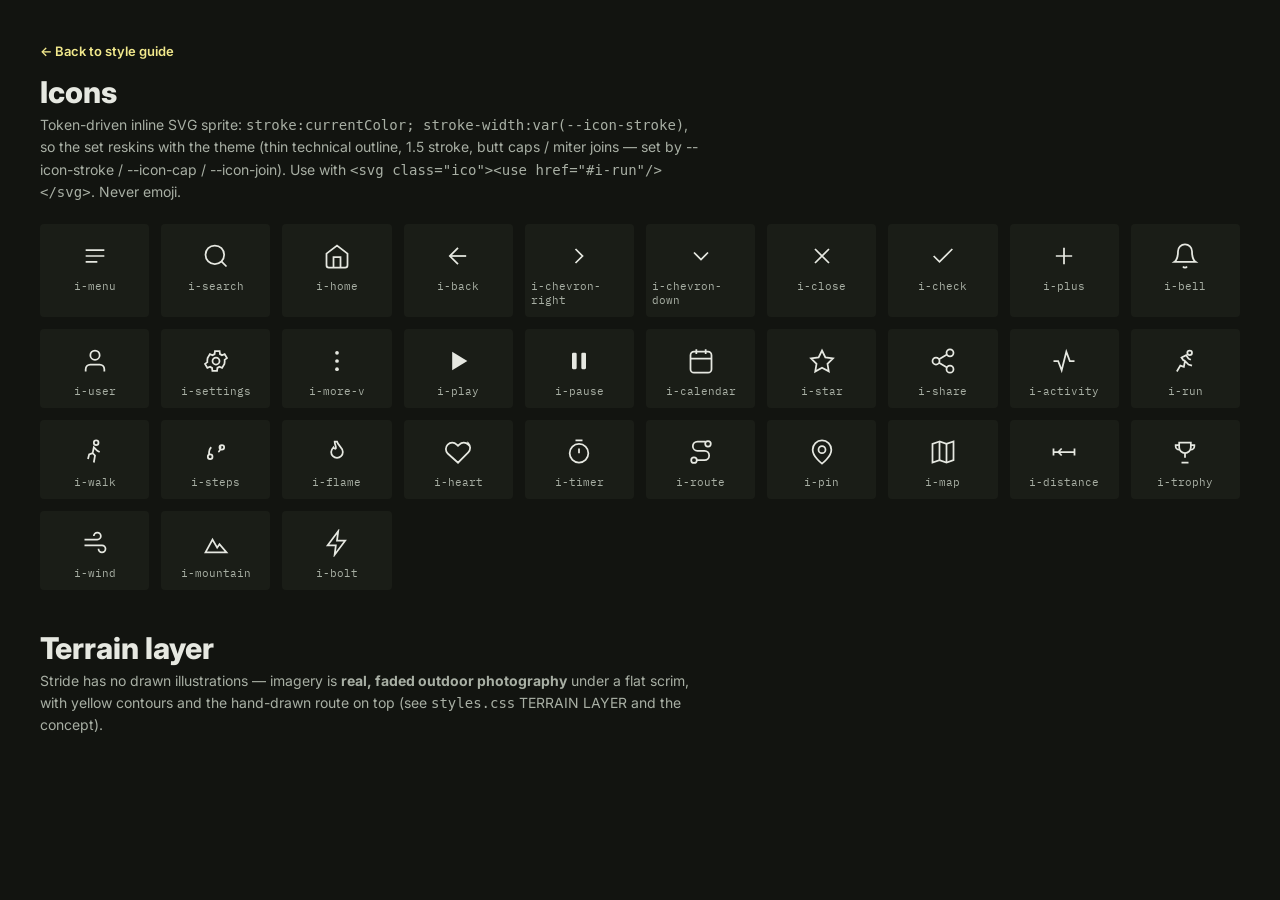
<file: examples/01-stride-cityscape/design-system/icons.html>
<!doctype html>
<html lang="en">
<head>
<meta charset="utf-8">
<meta name="viewport" content="width=device-width, initial-scale=1">
<title>Stride · Icons &amp; Illustrations</title>
<link href="https://fonts.googleapis.com/css2?family=Inter:wght@400;600;700;800&family=IBM+Plex+Mono:wght@500;600&display=swap" rel="stylesheet">
<link rel="stylesheet" href="styles.css">
<script src="theme.js"></script>
<style>
  body{font-family:var(--font-body);background:var(--background);color:var(--on-surface);padding:40px}
  a.back{font:600 13px var(--font-body);color:var(--primary);text-decoration:none}
  h1{font:800 30px var(--font-brand);margin:14px 0 4px}
  h2{font:700 18px var(--font-brand);margin:30px 0 10px}
  p.sub{color:var(--on-surface-variant);font-size:14px;margin-bottom:20px;max-width:660px;line-height:1.6}
  .iconGrid{display:grid;grid-template-columns:repeat(auto-fill,minmax(104px,1fr));gap:12px}
  .it{background:var(--surface-container-low);border-radius:var(--r-md);padding:18px 6px 10px;display:flex;flex-direction:column;align-items:center;gap:9px;color:var(--on-surface)}
  .it .nm{font:11px var(--font-mono);color:var(--on-surface-variant)}
  .illusGrid{display:grid;grid-template-columns:repeat(auto-fill,minmax(260px,1fr));gap:16px}
  .illusCard{background:var(--surface-container-lowest);border-radius:var(--r-md);padding:14px}
  .illusCard .nm{font:12px var(--font-mono);color:var(--on-surface-variant);margin-top:8px;text-align:center}
</style>
</head>
<body>

<!-- CANONICAL ICON SPRITE — copied into index.html & concept.html so each file is self-contained.
     Outlined geometry in the style of Material Symbols / Lucide. Token-driven via .ico. Never emoji. -->
<svg width="0" height="0" style="position:absolute" aria-hidden="true">
  <symbol id="i-menu" viewBox="0 0 24 24"><path d="M4 7h16M4 12h16M4 17h10"/></symbol>
  <symbol id="i-search" viewBox="0 0 24 24"><circle cx="11" cy="11" r="8"/><path d="M21 21l-4.35-4.35"/></symbol>
  <symbol id="i-home" viewBox="0 0 24 24"><path d="M3 10l9-7 9 7v10a2 2 0 0 1-2 2H5a2 2 0 0 1-2-2z"/><path d="M9 22V13h6v9"/></symbol>
  <symbol id="i-back" viewBox="0 0 24 24"><path d="M19 12H5"/><path d="M12 19l-7-7 7-7"/></symbol>
  <symbol id="i-chevron-right" viewBox="0 0 24 24"><path d="M9 18l6-6-6-6"/></symbol>
  <symbol id="i-chevron-down" viewBox="0 0 24 24"><path d="M6 9l6 6 6-6"/></symbol>
  <symbol id="i-close" viewBox="0 0 24 24"><path d="M18 6L6 18M6 6l12 12"/></symbol>
  <symbol id="i-check" viewBox="0 0 24 24"><path d="M20 6L9 17l-5-5"/></symbol>
  <symbol id="i-plus" viewBox="0 0 24 24"><path d="M12 5v14M5 12h14"/></symbol>
  <symbol id="i-bell" viewBox="0 0 24 24"><path d="M18 8a6 6 0 0 0-12 0c0 7-3 9-3 9h18s-3-2-3-9"/><path d="M13.7 21a2 2 0 0 1-3.4 0"/></symbol>
  <symbol id="i-user" viewBox="0 0 24 24"><path d="M20 21v-2a4 4 0 0 0-4-4H8a4 4 0 0 0-4 4v2"/><circle cx="12" cy="7" r="4"/></symbol>
  <symbol id="i-settings" viewBox="0 0 24 24"><circle cx="12" cy="12" r="3"/><path d="M19.4 13a7.5 7.5 0 0 0 0-2l2-1.5-2-3.4-2.3 1a7.5 7.5 0 0 0-1.7-1l-.3-2.6h-4l-.3 2.6a7.5 7.5 0 0 0-1.7 1l-2.3-1-2 3.4L4.6 11a7.5 7.5 0 0 0 0 2l-2 1.5 2 3.4 2.3-1a7.5 7.5 0 0 0 1.7 1l.3 2.6h4l.3-2.6a7.5 7.5 0 0 0 1.7-1l2.3 1 2-3.4z"/></symbol>
  <symbol id="i-more-v" viewBox="0 0 24 24"><circle cx="12" cy="5" r="1.6" fill="currentColor" stroke="none"/><circle cx="12" cy="12" r="1.6" fill="currentColor" stroke="none"/><circle cx="12" cy="19" r="1.6" fill="currentColor" stroke="none"/></symbol>
  <symbol id="i-play" viewBox="0 0 24 24"><path d="M7 4l13 8-13 8z" fill="currentColor" stroke="none"/></symbol>
  <symbol id="i-pause" viewBox="0 0 24 24"><rect x="6" y="5" width="4" height="14" rx="1" fill="currentColor" stroke="none"/><rect x="14" y="5" width="4" height="14" rx="1" fill="currentColor" stroke="none"/></symbol>
  <symbol id="i-calendar" viewBox="0 0 24 24"><rect x="3" y="4" width="18" height="18" rx="3"/><path d="M16 2v4M8 2v4M3 10h18"/></symbol>
  <symbol id="i-star" viewBox="0 0 24 24"><path d="M12 3l2.9 5.9 6.5.9-4.7 4.6 1.1 6.5L12 17.8 6.2 21l1.1-6.5L2.6 9.8l6.5-.9z"/></symbol>
  <symbol id="i-share" viewBox="0 0 24 24"><circle cx="18" cy="5" r="3"/><circle cx="6" cy="12" r="3"/><circle cx="18" cy="19" r="3"/><path d="M8.6 13.5l6.8 4M15.4 6.5l-6.8 4"/></symbol>
  <!-- domain: city fitness -->
  <symbol id="i-activity" viewBox="0 0 24 24"><path d="M3 12h4l3 8 4-16 3 8h4"/></symbol>
  <symbol id="i-run" viewBox="0 0 24 24"><circle cx="16" cy="5" r="2"/><path d="M5 21l3-5 3 1 1-5 3 3 3 1M11 12l-2-3 4-2 2 3 2 1"/></symbol>
  <symbol id="i-walk" viewBox="0 0 24 24"><circle cx="13" cy="4" r="2"/><path d="M11 21l1-6-2-2 1-5 3 3 2 1M10 13l-3 1-1 4"/></symbol>
  <symbol id="i-steps" viewBox="0 0 24 24"><path d="M7 18a2 2 0 1 0 0-4 2 2 0 0 0 0 4zM6 14c0-3 .5-5 2-6M17 10a2 2 0 1 0 0-4 2 2 0 0 0 0 4zM16 6c0 3-.5 5-2 6"/></symbol>
  <symbol id="i-flame" viewBox="0 0 24 24"><path d="M12 3c1 4 5 5 5 9a5 5 0 0 1-10 0c0-2 1-3 2-4 .5 1 1.5 1.5 2 1 .5-2-1-3-1-6z"/></symbol>
  <symbol id="i-heart" viewBox="0 0 24 24"><path d="M20.8 5.6a5.4 5.4 0 0 0-7.7 0L12 6.7l-1.1-1.1a5.4 5.4 0 1 0-7.7 7.7L12 21.2l8.8-8.9a5.4 5.4 0 0 0 0-7.7z"/></symbol>
  <symbol id="i-timer" viewBox="0 0 24 24"><circle cx="12" cy="13" r="8"/><path d="M12 13V9M9 2h6"/></symbol>
  <symbol id="i-route" viewBox="0 0 24 24"><circle cx="6" cy="19" r="2.4"/><circle cx="18" cy="5" r="2.4"/><path d="M8 19h7a4 4 0 0 0 0-8H9a4 4 0 0 1 0-8h7"/></symbol>
  <symbol id="i-pin" viewBox="0 0 24 24"><path d="M20 10c0 6-8 12-8 12s-8-6-8-12a8 8 0 0 1 16 0z"/><circle cx="12" cy="10" r="3"/></symbol>
  <symbol id="i-map" viewBox="0 0 24 24"><path d="M9 3 3 5v16l6-2 6 2 6-2V3l-6 2-6-2z"/><path d="M9 3v16M15 5v16"/></symbol>
  <symbol id="i-distance" viewBox="0 0 24 24"><path d="M3 12h18M3 9v6M21 9v6M7 12l3-3M7 12l3 3"/></symbol>
  <symbol id="i-trophy" viewBox="0 0 24 24"><path d="M7 4h10v4a5 5 0 0 1-10 0z"/><path d="M7 6H4v1a3 3 0 0 0 3 3M17 6h3v1a3 3 0 0 1-3 3M9 21h6M12 13v4"/></symbol>
  <symbol id="i-wind" viewBox="0 0 24 24"><path d="M3 9h11a3 3 0 1 0-3-3M3 14h15a3 3 0 1 1-3 3"/></symbol>
  <symbol id="i-mountain" viewBox="0 0 24 24"><path d="M3 20l6-11 4 7 2-3 6 7z"/></symbol>
  <symbol id="i-bolt" viewBox="0 0 24 24"><path d="M13 2L4 14h7l-1 8 9-12h-7z"/></symbol>
</svg>

<a class="back" href="index.html">← Back to style guide</a>
<h1>Icons</h1>
<p class="sub">Token-driven inline SVG sprite: <code>stroke:currentColor; stroke-width:var(--icon-stroke)</code>, so the set reskins with the theme (thin technical outline, 1.5 stroke, butt caps / miter joins — set by --icon-stroke / --icon-cap / --icon-join). Use with <code>&lt;svg class="ico"&gt;&lt;use href="#i-run"/&gt;&lt;/svg&gt;</code>. Never emoji.</p>
<div class="iconGrid" id="iconGrid"></div>

<h1 style="margin-top:40px">Terrain layer</h1>
<p class="sub">Stride has no drawn illustrations — imagery is <b>real, faded outdoor photography</b> under a flat scrim, with yellow contours and the hand-drawn route on top (see <code>styles.css</code> TERRAIN LAYER and the concept).</p>

<script>
const ICONS=['menu','search','home','back','chevron-right','chevron-down','close','check','plus','bell','user','settings','more-v','play','pause','calendar','star','share','activity','run','walk','steps','flame','heart','timer','route','pin','map','distance','trophy','wind','mountain','bolt'];
iconGrid.innerHTML=ICONS.map(n=>`<div class="it"><svg class="ico ico--lg"><use href="#i-${n}"/></svg><div class="nm">i-${n}</div></div>`).join('');

</script>
</body>
</html>
</file>
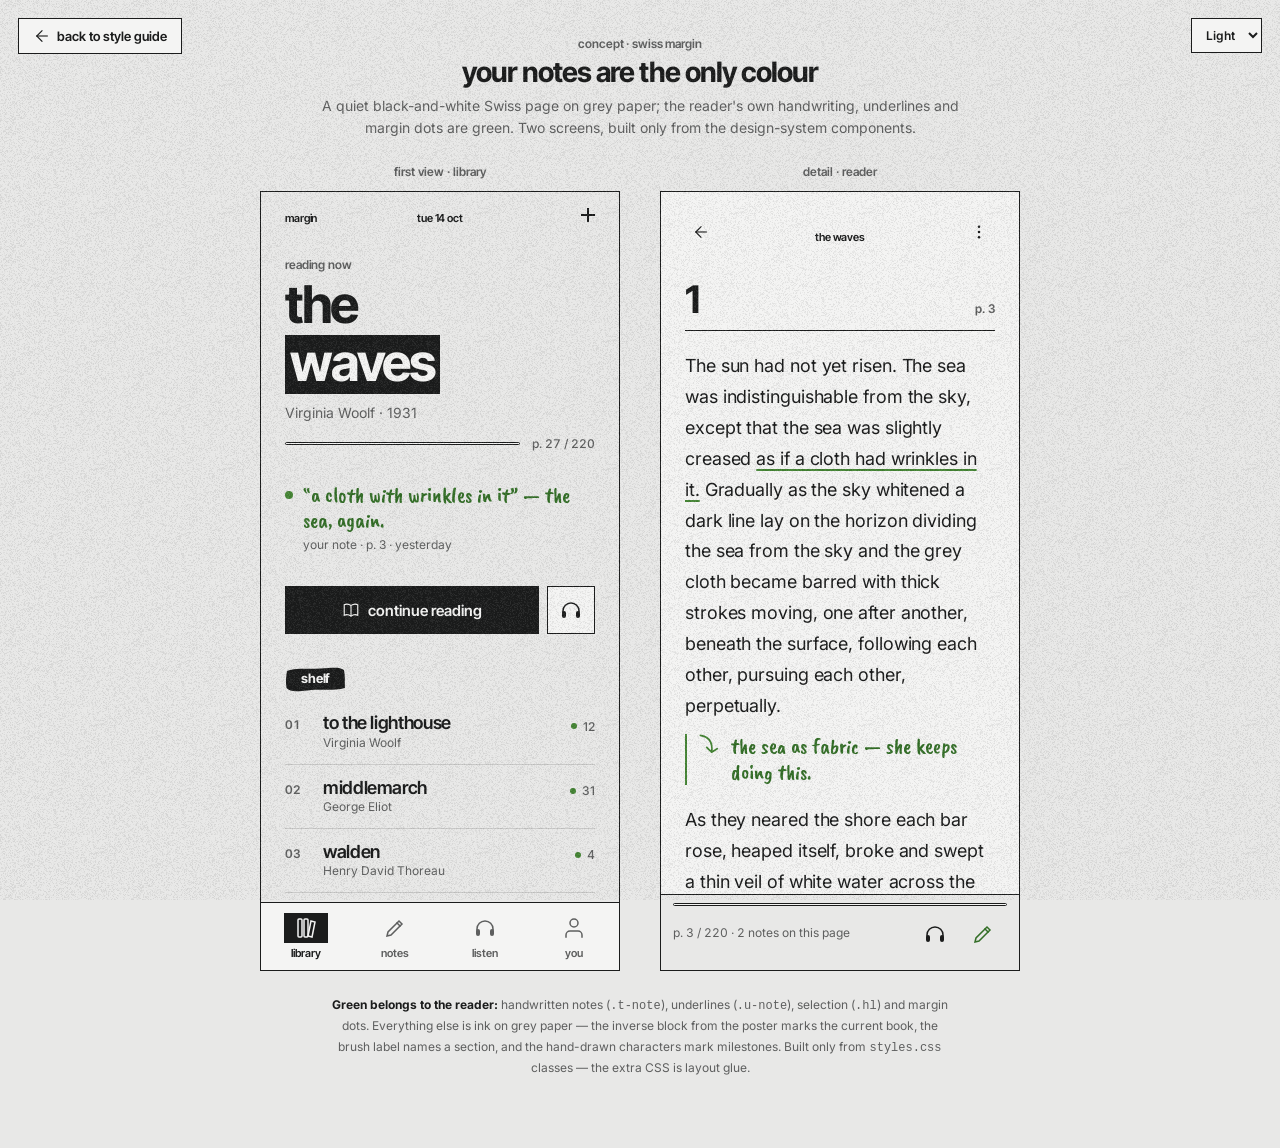
<file: examples/02-margin-handdrawn-mono/design-system/concept.html>
<!doctype html>
<html lang="en">
<head>
<meta charset="utf-8">
<meta name="viewport" content="width=device-width, initial-scale=1">
<title>Margin · Concept — Library + Reader</title>
<link href="https://fonts.googleapis.com/css2?family=Inter+Tight:wght@500;600;700&family=Inter:wght@400;500;600&family=Caveat+Brush&family=IBM+Plex+Mono:wght@500&display=swap" rel="stylesheet">
<link rel="stylesheet" href="styles.css">
<script src="theme.js"></script>
<style>
/* concept-page chrome + layout glue only — the screens are built from styles.css classes */
body{font-family:var(--font-body);background:var(--bg);color:var(--on-surface);margin:0;padding:36px var(--sp-24) 72px;display:flex;flex-direction:column;align-items:center;gap:var(--sp-24)}
.backlink{position:fixed;top:18px;left:18px;z-index:50;display:inline-flex;align-items:center;gap:6px;font:600 13px var(--font-display);text-transform:lowercase;text-decoration:none;color:var(--ink);background:var(--surface);border:1px solid var(--ink);padding:8px 14px}
#themeSel{position:fixed;top:18px;right:18px;z-index:50;font:600 12px var(--font-body);border:1px solid var(--ink);padding:8px 10px;background:var(--surface);color:var(--ink)}
.head{max-width:640px;text-align:center}
.head p{color:var(--muted);font-size:14px;line-height:1.6;margin-top:var(--gap-related)}
.two{display:flex;gap:40px;flex-wrap:wrap;justify-content:center;align-items:flex-start}
.col{display:flex;flex-direction:column;align-items:center;gap:12px}
.col .label{font:600 12px var(--font-display);text-transform:lowercase;color:var(--muted)}
/* presentation frame: square, no bezel, no device shadow */
.device{position:relative;width:360px;height:780px;background:var(--bg);border:1px solid var(--ink);overflow:hidden;display:flex;flex-direction:column}
.scroll{flex:1;overflow:auto;padding:0 var(--layout-gutter) 96px}
.scroll::-webkit-scrollbar{width:0}
.device .bottomnav{position:absolute;left:0;right:0;bottom:0}
.meta{display:grid;grid-template-columns:1fr auto 1fr;align-items:baseline;padding-top:var(--sp-16);font:600 11px var(--font-display);letter-spacing:-.01em;text-transform:lowercase}
.meta > :last-child{text-align:right}
.section{margin-top:var(--gap-section)}
.rule{height:1px;background:var(--ink)}
.prog{display:flex;align-items:center;gap:var(--sp-12);margin-top:var(--sp-12);font:500 12px var(--font-body);font-variant-numeric:tabular-nums;color:var(--muted)}
.prog .progress{flex:1}
.lastnote{display:grid;grid-template-columns:10px 1fr;gap:var(--sp-8);align-items:start}
.lastnote .dot{width:8px;height:8px;border-radius:var(--r-full);background:var(--note);margin-top:8px}
.actions{display:flex;gap:var(--gap-related);margin-top:var(--gap-section)}
.actions .btn{flex:1}
.book{display:grid;grid-template-columns:26px 1fr auto;gap:var(--sp-12);align-items:baseline;padding:var(--sp-12) 0;border-bottom:1px solid var(--border-faint)}
.book .n{font:600 12px var(--font-display);font-variant-numeric:tabular-nums;color:var(--muted)}
.book .notes{display:inline-flex;align-items:center;gap:6px;font:500 12px var(--font-body);color:var(--muted)}
.book .notes i{width:6px;height:6px;border-radius:var(--r-full);background:var(--note)}
.streak{display:grid;grid-template-columns:92px 1fr;gap:var(--sp-12);align-items:center}
/* reader */
.reader{padding-top:var(--gap-related)}
.chapter{display:flex;align-items:baseline;justify-content:space-between;margin-top:var(--gap-section)}
.mnote{display:grid;grid-template-columns:28px 1fr;gap:var(--sp-4);margin:var(--sp-12) 0 var(--sp-20);padding-left:var(--sp-12);border-left:2px solid var(--note)}
.mnote .arrow{color:var(--note);width:28px}
.selbar{display:inline-flex;margin:var(--sp-8) 0 0;background:var(--ink-card);color:var(--on-ink-card)}
.selbar span{padding:8px 12px;font:600 12px var(--font-display);text-transform:lowercase}
.selbar span + span{border-left:1px solid color-mix(in srgb,var(--on-ink-card) 30%,transparent)}
.readbar{position:absolute;left:0;right:0;bottom:0;background:var(--bg);border-top:1px solid var(--ink);padding:var(--sp-8) var(--sp-12) var(--sp-12)}
.readbar .row{display:flex;align-items:center;justify-content:space-between}
.legend{max-width:620px;font:12px/1.7 var(--font-body);color:var(--muted);text-align:center}
.legend b{color:var(--on-surface)}
</style>
</head>
<body>

<a class="backlink" href="index.html"><svg class="ico ico--sm"><use href="#i-back"/></svg>back to style guide</a>
<select id="themeSel" title="Preview theme" aria-label="Theme"><option value="">Light</option><option value="dark">Dark</option></select>

<svg width="0" height="0" style="position:absolute" aria-hidden="true">
  <filter id="rough" x="-8%" y="-8%" width="116%" height="116%"><feTurbulence type="fractalNoise" baseFrequency="0.014" numOctaves="2" seed="7" result="n"/><feDisplacementMap in="SourceGraphic" in2="n" scale="2.6" xChannelSelector="R" yChannelSelector="G"/></filter>
  <filter id="rough2" x="-8%" y="-8%" width="116%" height="116%"><feTurbulence type="fractalNoise" baseFrequency="0.022" numOctaves="2" seed="24" result="n"/><feDisplacementMap in="SourceGraphic" in2="n" scale="1.8" xChannelSelector="R" yChannelSelector="G"/></filter>
  <symbol id="i-back" viewBox="0 0 24 24"><path d="M19 12H5"/><path d="M12 19l-7-7 7-7"/></symbol>
  <symbol id="i-search" viewBox="0 0 24 24"><circle cx="11" cy="11" r="7.5"/><path d="M21 21l-4.6-4.6"/></symbol>
  <symbol id="i-book-open" viewBox="0 0 24 24"><path d="M12 6C9 4 5 4 3 5v14c2-1 6-1 9 1 3-2 7-2 9-1V5c-2-1-6-1-9 1z"/><path d="M12 7v13"/></symbol>
  <symbol id="i-headphones" viewBox="0 0 24 24"><path d="M4 14v-1a8 8 0 0 1 16 0v1"/><rect x="3" y="13" width="4" height="7" rx="2" fill="currentColor" stroke="none"/><rect x="17" y="13" width="4" height="7" rx="2" fill="currentColor" stroke="none"/></symbol>
  <symbol id="i-pencil" viewBox="0 0 24 24"><path d="M4 20l1-4L16 5l3 3L8 19z"/><path d="M14 7l3 3"/></symbol>
  <symbol id="i-share" viewBox="0 0 24 24"><circle cx="18" cy="5" r="3"/><circle cx="6" cy="12" r="3"/><circle cx="18" cy="19" r="3"/><path d="M8.6 13.5l6.8 4M15.4 6.5l-6.8 4"/></symbol>
  <symbol id="i-library" viewBox="0 0 24 24"><rect x="4" y="3" width="4" height="18" rx="1"/><rect x="10" y="3" width="4" height="18" rx="1"/><path d="M17 5l4 1-3 15-4-1z"/></symbol>
  <symbol id="i-user" viewBox="0 0 24 24"><path d="M20 21v-2a4 4 0 0 0-4-4H8a4 4 0 0 0-4 4v2"/><circle cx="12" cy="7" r="4"/></symbol>
  <symbol id="i-chevron-right" viewBox="0 0 24 24"><path d="M9 18l6-6-6-6"/></symbol>
  <symbol id="i-more-v" viewBox="0 0 24 24"><circle cx="12" cy="5" r="1.7" fill="currentColor" stroke="none"/><circle cx="12" cy="12" r="1.7" fill="currentColor" stroke="none"/><circle cx="12" cy="19" r="1.7" fill="currentColor" stroke="none"/></symbol>
  <symbol id="i-highlight" viewBox="0 0 24 24"><path d="M9 13l-1 5 4-2 8-8-3-3-8 8z"/><path d="M4 21h7"/></symbol>
  <symbol id="i-quote" viewBox="0 0 24 24"><path d="M7 7H4v6h3c0 2-1 3-3 3M17 7h-3v6h3c0 2-1 3-3 3"/></symbol>
  <symbol id="i-bookmark" viewBox="0 0 24 24"><path d="M19 21l-7-5-7 5V5a2 2 0 0 1 2-2h10a2 2 0 0 1 2 2z"/></symbol>
  <symbol id="il-reader" viewBox="0 0 200 200"><g fill="none" stroke="currentColor" stroke-width="2.6" stroke-linecap="round" stroke-linejoin="round"><path d="M83 38C82 23 95 16 104 18C117 21 121 34 116 44C112 52 103 56 95 53C87 50 83 45 83 38Z"/><path d="M85 31C90 22 105 21 113 28"/><path d="M95 37v3"/><path d="M107 37v3"/><path d="M96 45C99 48 104 48 107 45"/><path d="M96 55C83 60 77 74 80 94C81 104 85 111 94 115"/><path d="M105 55C119 59 125 75 122 97C121 107 117 112 109 116"/><path d="M82 90C72 98 70 114 78 126"/><path d="M119 90C129 98 131 114 123 126"/><path d="M80 112C69 122 63 134 70 142C82 140 98 134 110 134C123 134 133 138 138 143C143 134 134 121 121 113"/><path d="M85 134C100 128 116 128 130 134"/><path d="M100 150C86 140 70 140 60 144C60 132 60 124 60 121C70 117 86 117 100 127C114 117 130 117 140 121C140 124 140 132 140 144C130 140 114 140 100 150Z"/><path d="M100 127v23"/></g></symbol>
  <symbol id="il-stack" viewBox="0 0 200 175"><g fill="none" stroke="currentColor" stroke-width="2.6" stroke-linecap="round" stroke-linejoin="round"><path d="M40 140C40 132 42 130 50 129C90 126 140 127 150 130C156 132 156 136 156 142C156 150 154 152 146 153C106 156 58 155 48 152C42 150 40 147 40 140Z"/><path d="M47 140C80 137 120 137 150 140"/><path d="M54 114C54 106 56 104 64 103C100 100 144 101 154 104C160 106 160 110 160 116C160 124 158 126 150 127C110 130 66 129 58 126C52 124 54 120 54 114Z"/><path d="M60 114C92 111 128 111 156 114"/><g transform="rotate(-5 100 84)"><path d="M50 88C50 80 52 78 60 77C98 74 140 75 150 78C156 80 156 84 156 90C156 98 154 100 146 101C108 104 64 103 56 100C50 98 50 94 50 88Z"/><path d="M89 86v4"/><path d="M113 86v4"/><path d="M91 94C97 99 105 99 111 94"/></g><path d="M172 72C173 76 175 78 179 79C175 80 173 82 172 86C171 82 169 80 165 79C169 78 171 76 172 72Z"/></g></symbol>
  <symbol id="il-arrow" viewBox="0 0 40 30"><path d="M2 2C14 4 20 12 18 26M18 26l-7-7M18 26l8-5" fill="none" stroke="currentColor" stroke-width="2.4" stroke-linecap="round" stroke-linejoin="round"/></symbol>
</svg>

<div class="head">
  <div class="t-label">concept · swiss margin</div>
  <div class="t-h2" style="margin-top:6px">your notes are the only colour</div>
  <p>A quiet black-and-white Swiss page on grey paper; the reader's own handwriting, underlines and margin dots are green. Two screens, built only from the design-system components.</p>
</div>

<div class="two">

  <!-- ════════ SCREEN 1 · FIRST VIEW — library ════════ -->
  <div class="col">
    <div class="label">first view · library</div>
    <div class="device">
      <div class="scroll">
        <div class="meta"><span>margin</span><span>tue 14 oct</span><span><span class="reg"></span></span></div>

        <div class="section">
          <div class="t-label">reading now</div>
          <div class="t-display" style="margin-top:var(--sp-8)">the<br><span class="inverse">waves</span></div>
          <div class="t-body2" style="margin-top:var(--sp-8)">Virginia Woolf · 1931</div>
          <div class="prog"><div class="progress"><div class="bar" style="width:12%"></div></div><span>p. 27 / 220</span></div>
        </div>

        <div class="lastnote section">
          <span class="dot"></span>
          <div><div class="t-note">“a cloth with wrinkles in it” — the sea, again.</div><div class="t-caption" style="margin-top:4px">your note · p. 3 · yesterday</div></div>
        </div>

        <div class="actions">
          <button class="btn btn-contained"><svg class="ico ico--sm"><use href="#i-book-open"/></svg>continue reading</button>
          <button class="iconbtn" aria-label="Listen"><svg class="ico"><use href="#i-headphones"/></svg></button>
        </div>

        <div class="section"><span class="brush">shelf</span></div>
        <div style="margin-top:var(--sp-8)">
          <div class="book"><span class="n">01</span><div><div class="t-title">to the lighthouse</div><div class="t-caption">Virginia Woolf</div></div><span class="notes"><i></i>12</span></div>
          <div class="book"><span class="n">02</span><div><div class="t-title">middlemarch</div><div class="t-caption">George Eliot</div></div><span class="notes"><i></i>31</span></div>
          <div class="book"><span class="n">03</span><div><div class="t-title">walden</div><div class="t-caption">Henry David Thoreau</div></div><span class="notes"><i></i>4</span></div>
        </div>

        <div class="streak section">
          <svg class="illus" viewBox="0 0 200 200"><use href="#il-reader"/></svg>
          <div><div class="t-h3">7 days in a row</div><div class="t-body2" style="margin-top:4px">20 minutes a day, most of them before nine.</div></div>
        </div>
      </div>
      <nav class="bottomnav">
        <div class="ni sel"><span class="pill"><svg class="ico"><use href="#i-library"/></svg></span>library</div>
        <div class="ni"><span class="pill"><svg class="ico"><use href="#i-pencil"/></svg></span>notes</div>
        <div class="ni"><span class="pill"><svg class="ico"><use href="#i-headphones"/></svg></span>listen</div>
        <div class="ni"><span class="pill"><svg class="ico"><use href="#i-user"/></svg></span>you</div>
      </nav>
    </div>
  </div>

  <!-- ════════ SCREEN 2 · DETAIL — reader with the reader's own marks ════════ -->
  <div class="col">
    <div class="label">detail · reader</div>
    <div class="device" style="background:var(--surface)">
      <div class="scroll reader" style="padding-bottom:110px">
        <div class="meta" style="grid-template-columns:auto 1fr auto;gap:var(--sp-12)">
          <button class="iconbtn" aria-label="Back" style="width:32px;height:32px;border:none;background:none"><svg class="ico ico--sm"><use href="#i-back"/></svg></button>
          <span style="text-align:center">the waves</span>
          <button class="iconbtn" aria-label="More" style="width:32px;height:32px;border:none;background:none"><svg class="ico ico--sm"><use href="#i-more-v"/></svg></button>
        </div>
        <div class="chapter"><span class="t-h1">1</span><span class="t-label">p. 3</span></div>
        <div class="rule" style="margin:var(--sp-12) 0 var(--sp-20)"></div>

        <p class="t-read">The sun had not yet risen. The sea was indistinguishable from the sky, except that the sea was slightly creased <span class="u-note">as if a cloth had wrinkles in it.</span> Gradually as the sky whitened a dark line lay on the horizon dividing the sea from the sky and the grey cloth became barred with thick strokes moving, one after another, beneath the surface, following each other, pursuing each other, perpetually.</p>

        <div class="mnote"><svg class="illus arrow" viewBox="0 0 40 30"><use href="#il-arrow"/></svg><div class="t-note">the sea as fabric — she keeps doing this.</div></div>

        <p class="t-read">As they neared the shore each bar rose, heaped itself, broke and swept a thin veil of white water across the sand. <span class="hl">The wave paused, and then drew out again, sighing like a sleeper whose breath comes and goes unconsciously.</span></p>
        <div class="selbar"><span>underline</span><span>note</span><span>quote</span><span>share</span></div>
      </div>
      <div class="readbar">
        <div class="progress"><div class="bar" style="width:1.5%"></div></div>
        <div class="row" style="margin-top:var(--sp-4)">
          <span class="t-caption" style="font-variant-numeric:tabular-nums">p. 3 / 220 · 2 notes on this page</span>
          <span style="display:flex">
            <button class="iconbtn" aria-label="Listen" style="border:none;background:none"><svg class="ico"><use href="#i-headphones"/></svg></button>
            <button class="iconbtn" aria-label="Add note" style="border:none;background:none;color:var(--note-ink)"><svg class="ico"><use href="#i-pencil"/></svg></button>
          </span>
        </div>
      </div>
    </div>
  </div>

</div>

<div class="legend">
  <b>Green belongs to the reader:</b> handwritten notes (<code>.t-note</code>), underlines (<code>.u-note</code>), selection (<code>.hl</code>) and margin dots.
  Everything else is ink on grey paper — the inverse block from the poster marks the current book, the brush label names a section, and the
  hand-drawn characters mark milestones. Built only from <code>styles.css</code> classes — the extra CSS is layout glue.
</div>

</body>
</html>
</file>
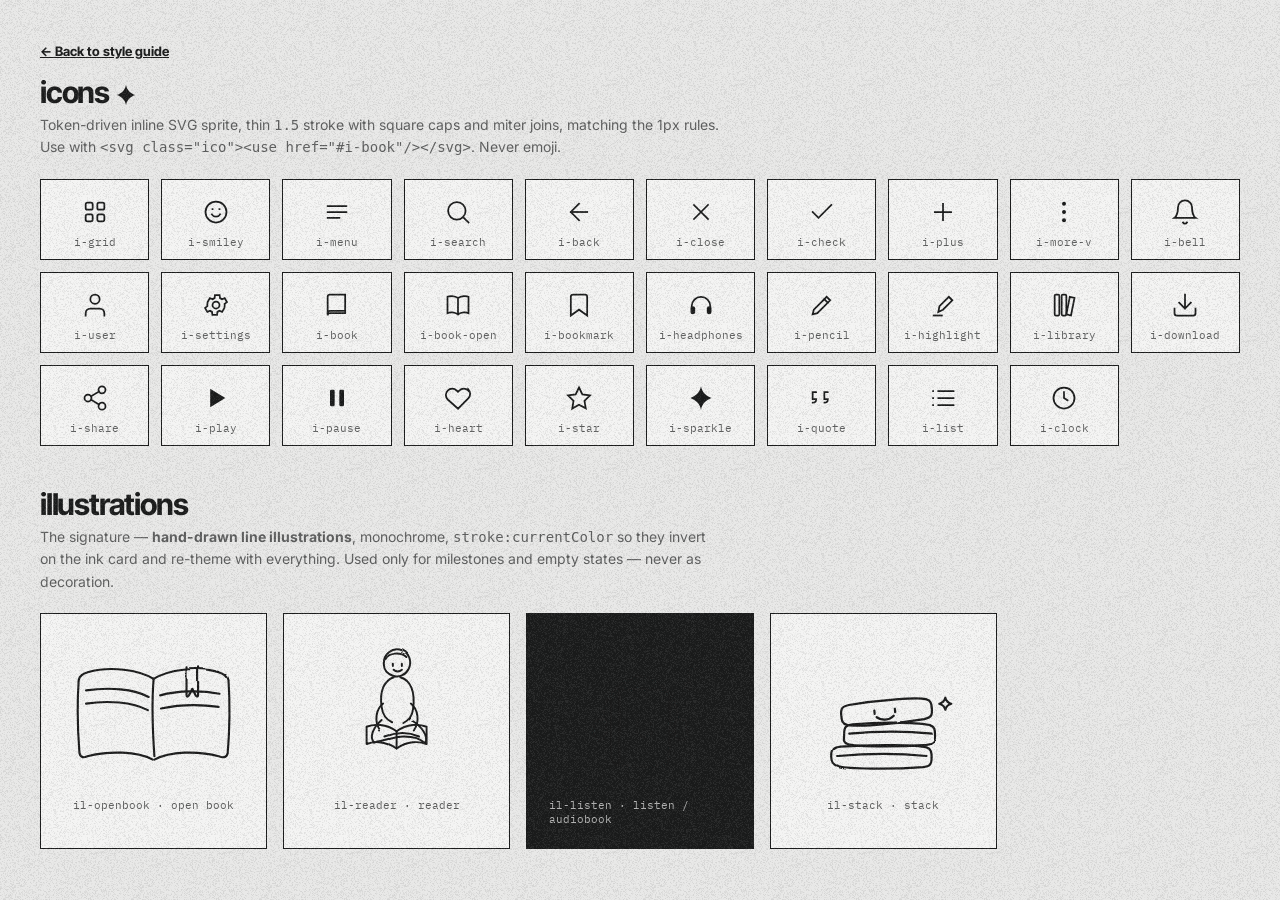
<file: examples/02-margin-handdrawn-mono/design-system/icons.html>
<!doctype html>
<html lang="en">
<head>
<meta charset="utf-8">
<meta name="viewport" content="width=device-width, initial-scale=1">
<title>Margin · Icons &amp; Illustrations</title>
<link href="https://fonts.googleapis.com/css2?family=Inter+Tight:wght@500;600;700&family=Inter:wght@400;600;700&family=Caveat+Brush&family=IBM+Plex+Mono:wght@500&display=swap" rel="stylesheet">
<link rel="stylesheet" href="styles.css">
<script src="theme.js"></script>
<style>
  body{font-family:var(--font-body);background:var(--bg);color:var(--on-surface);padding:40px}
  a.back{font:700 13px var(--font-display);color:var(--ink);text-decoration:underline}
  h1{font:700 30px var(--font-display);letter-spacing:-.04em;text-transform:lowercase;margin:14px 0 4px}
  h2{font:700 18px var(--font-display);margin:30px 0 10px}
  p.sub{color:var(--muted);font-size:14px;margin-bottom:20px;max-width:680px;line-height:1.6}
  .iconGrid{display:grid;grid-template-columns:repeat(auto-fill,minmax(104px,1fr));gap:12px}
  .it{background:var(--surface);border:var(--stroke) solid var(--ink);border-radius:var(--r-md);padding:18px 6px 10px;display:flex;flex-direction:column;align-items:center;gap:9px;color:var(--on-surface)}
  .it .nm{font:11px var(--font-mono);color:var(--muted)}
  .illusGrid{display:grid;grid-template-columns:repeat(auto-fill,minmax(220px,1fr));gap:16px}
  .ic{background:var(--surface);border:var(--stroke) solid var(--ink);border-radius:var(--r-lg);padding:22px;display:flex;flex-direction:column;align-items:center;gap:12px}
  .ic.ink{background:var(--ink-card);color:var(--on-ink-card)}
  .ic .nm{font:11px var(--font-mono);opacity:.7}
</style>
</head>
<body>

<!-- ROUGHEN FILTERS — wobble for hand-drawn line art (.illus / .sparkle) -->
<svg width="0" height="0" style="position:absolute" aria-hidden="true">
  <filter id="rough" x="-8%" y="-8%" width="116%" height="116%"><feTurbulence type="fractalNoise" baseFrequency="0.014" numOctaves="2" seed="7" result="n"/><feDisplacementMap in="SourceGraphic" in2="n" scale="2.6" xChannelSelector="R" yChannelSelector="G"/></filter>
  <filter id="rough2" x="-8%" y="-8%" width="116%" height="116%"><feTurbulence type="fractalNoise" baseFrequency="0.022" numOctaves="2" seed="24" result="n"/><feDisplacementMap in="SourceGraphic" in2="n" scale="1.8" xChannelSelector="R" yChannelSelector="G"/></filter>
</svg>

<!-- CANONICAL SPRITE — icons + doodles + hand-drawn illustrations. Copied into index.html &
     concept.html so each file is self-contained. Stroke=currentColor → re-themes. Never emoji. -->
<svg width="0" height="0" style="position:absolute" aria-hidden="true">
  <symbol id="i-grid" viewBox="0 0 24 24"><rect x="4" y="4" width="6" height="6" rx="1.5"/><rect x="14" y="4" width="6" height="6" rx="1.5"/><rect x="4" y="14" width="6" height="6" rx="1.5"/><rect x="14" y="14" width="6" height="6" rx="1.5"/></symbol>
  <symbol id="i-smiley" viewBox="0 0 24 24"><circle cx="12" cy="12" r="9"/><path d="M8.5 14a4 4 0 0 0 7 0M9 9.5h.01M15 9.5h.01"/></symbol>
  <symbol id="i-menu" viewBox="0 0 24 24"><path d="M4 7h16M4 12h16M4 17h10"/></symbol>
  <symbol id="i-search" viewBox="0 0 24 24"><circle cx="11" cy="11" r="7.5"/><path d="M21 21l-4.6-4.6"/></symbol>
  <symbol id="i-back" viewBox="0 0 24 24"><path d="M19 12H5"/><path d="M12 19l-7-7 7-7"/></symbol>
  <symbol id="i-chevron-right" viewBox="0 0 24 24"><path d="M9 18l6-6-6-6"/></symbol>
  <symbol id="i-chevron-down" viewBox="0 0 24 24"><path d="M6 9l6 6 6-6"/></symbol>
  <symbol id="i-close" viewBox="0 0 24 24"><path d="M18 6L6 18M6 6l12 12"/></symbol>
  <symbol id="i-check" viewBox="0 0 24 24"><path d="M20 6L9 17l-5-5"/></symbol>
  <symbol id="i-plus" viewBox="0 0 24 24"><path d="M12 5v14M5 12h14"/></symbol>
  <symbol id="i-more-v" viewBox="0 0 24 24"><circle cx="12" cy="5" r="1.7" fill="currentColor" stroke="none"/><circle cx="12" cy="12" r="1.7" fill="currentColor" stroke="none"/><circle cx="12" cy="19" r="1.7" fill="currentColor" stroke="none"/></symbol>
  <symbol id="i-bell" viewBox="0 0 24 24"><path d="M18 8a6 6 0 0 0-12 0c0 7-3 9-3 9h18s-3-2-3-9"/><path d="M13.7 21a2 2 0 0 1-3.4 0"/></symbol>
  <symbol id="i-user" viewBox="0 0 24 24"><path d="M20 21v-2a4 4 0 0 0-4-4H8a4 4 0 0 0-4 4v2"/><circle cx="12" cy="7" r="4"/></symbol>
  <symbol id="i-settings" viewBox="0 0 24 24"><circle cx="12" cy="12" r="3"/><path d="M19.4 13a7.5 7.5 0 0 0 0-2l2-1.5-2-3.4-2.3 1a7.5 7.5 0 0 0-1.7-1l-.3-2.6h-4l-.3 2.6a7.5 7.5 0 0 0-1.7 1l-2.3-1-2 3.4L4.6 11a7.5 7.5 0 0 0 0 2l-2 1.5 2 3.4 2.3-1a7.5 7.5 0 0 0 1.7 1l.3 2.6h4l.3-2.6a7.5 7.5 0 0 0 1.7-1l2.3 1 2-3.4z"/></symbol>
  <symbol id="i-book" viewBox="0 0 24 24"><path d="M4 5a2 2 0 0 1 2-2h13v16H6a2 2 0 0 0-2 2z"/><path d="M19 17H6a2 2 0 0 0-2 2"/></symbol>
  <symbol id="i-book-open" viewBox="0 0 24 24"><path d="M12 6C9 4 5 4 3 5v14c2-1 6-1 9 1 3-2 7-2 9-1V5c-2-1-6-1-9 1z"/><path d="M12 7v13"/></symbol>
  <symbol id="i-bookmark" viewBox="0 0 24 24"><path d="M19 21l-7-5-7 5V5a2 2 0 0 1 2-2h10a2 2 0 0 1 2 2z"/></symbol>
  <symbol id="i-headphones" viewBox="0 0 24 24"><path d="M4 14v-1a8 8 0 0 1 16 0v1"/><rect x="3" y="13" width="4" height="7" rx="2" fill="currentColor" stroke="none"/><rect x="17" y="13" width="4" height="7" rx="2" fill="currentColor" stroke="none"/></symbol>
  <symbol id="i-pencil" viewBox="0 0 24 24"><path d="M4 20l1-4L16 5l3 3L8 19z"/><path d="M14 7l3 3"/></symbol>
  <symbol id="i-highlight" viewBox="0 0 24 24"><path d="M9 13l-1 5 4-2 8-8-3-3-8 8z"/><path d="M4 21h7"/></symbol>
  <symbol id="i-library" viewBox="0 0 24 24"><rect x="4" y="3" width="4" height="18" rx="1"/><rect x="10" y="3" width="4" height="18" rx="1"/><path d="M17 5l4 1-3 15-4-1z"/></symbol>
  <symbol id="i-download" viewBox="0 0 24 24"><path d="M21 15v4a2 2 0 0 1-2 2H5a2 2 0 0 1-2-2v-4"/><path d="M7 10l5 5 5-5M12 15V3"/></symbol>
  <symbol id="i-share" viewBox="0 0 24 24"><circle cx="18" cy="5" r="3"/><circle cx="6" cy="12" r="3"/><circle cx="18" cy="19" r="3"/><path d="M8.6 13.5l6.8 4M15.4 6.5l-6.8 4"/></symbol>
  <symbol id="i-play" viewBox="0 0 24 24"><path d="M7 4l13 8-13 8z" fill="currentColor" stroke="none"/></symbol>
  <symbol id="i-pause" viewBox="0 0 24 24"><rect x="6" y="5" width="4" height="14" rx="1" fill="currentColor" stroke="none"/><rect x="14" y="5" width="4" height="14" rx="1" fill="currentColor" stroke="none"/></symbol>
  <symbol id="i-heart" viewBox="0 0 24 24"><path d="M20.8 5.6a5.4 5.4 0 0 0-7.7 0L12 6.7l-1.1-1.1a5.4 5.4 0 1 0-7.7 7.7L12 21.2l8.8-8.9a5.4 5.4 0 0 0 0-7.7z"/></symbol>
  <symbol id="i-star" viewBox="0 0 24 24"><path d="M12 3l2.9 5.9 6.5.9-4.7 4.6 1.1 6.5L12 17.8 6.2 21l1.1-6.5L2.6 9.8l6.5-.9z"/></symbol>
  <symbol id="i-quote" viewBox="0 0 24 24"><path d="M7 7H4v6h3c0 2-1 3-3 3M17 7h-3v6h3c0 2-1 3-3 3" stroke-linecap="round"/></symbol>
  <symbol id="i-list" viewBox="0 0 24 24"><path d="M8 6h13M8 12h13M8 18h13M3.5 6h.01M3.5 12h.01M3.5 18h.01"/></symbol>
  <symbol id="i-clock" viewBox="0 0 24 24"><circle cx="12" cy="12" r="9"/><path d="M12 7v5l3 2"/></symbol>
  <!-- doodle: 4-point sparkle (filled) -->
  <symbol id="i-sparkle" viewBox="0 0 24 24"><path d="M12 2c1 5 4 8 9 10-5 2-8 5-9 10-1-5-4-8-9-10 5-2 8-5 9-10z" fill="currentColor" stroke="none"/></symbol>

  <!-- ===== HAND-DRAWN LINE ILLUSTRATIONS (stroke=currentColor; black fills for shirt/hair) ===== -->
  <symbol id="il-openbook" viewBox="0 0 220 170"><g fill="none" stroke="currentColor" stroke-width="2.6" stroke-linecap="round" stroke-linejoin="round"><path d="M110 46C108 72 109 112 111 140"/><path d="M110 46C92 35 58 30 30 38C24 40 20 42 19 48C17 80 18 112 20 136C21 142 26 142 31 140C56 133 90 134 109 144"/><path d="M110 46C128 35 162 30 190 38C196 40 200 42 201 48C203 80 202 112 200 136C199 142 194 142 189 140C164 133 130 134 111 144"/><path d="M28 60C56 56 86 58 104 68"/><path d="M28 76C54 72 84 74 103 84"/><path d="M118 66C140 60 168 60 190 64"/><path d="M119 82C142 77 168 77 189 80"/><path d="M150 32C150 46 150 58 150 66C150 68 152 68 153 66L157 58L161 66C162 68 164 68 164 66C164 56 164 44 164 32"/></g></symbol>
  <symbol id="il-reader" viewBox="0 0 200 200"><g fill="none" stroke="currentColor" stroke-width="2.6" stroke-linecap="round" stroke-linejoin="round"><path d="M83 38C82 23 95 16 104 18C117 21 121 34 116 44C112 52 103 56 95 53C87 50 83 45 83 38Z"/><path d="M85 31C90 22 105 21 113 28"/><path d="M95 37v3"/><path d="M107 37v3"/><path d="M96 45C99 48 104 48 107 45"/><path d="M96 55C83 60 77 74 80 94C81 104 85 111 94 115"/><path d="M105 55C119 59 125 75 122 97C121 107 117 112 109 116"/><path d="M82 90C72 98 70 114 78 126"/><path d="M119 90C129 98 131 114 123 126"/><path d="M80 112C69 122 63 134 70 142C82 140 98 134 110 134C123 134 133 138 138 143C143 134 134 121 121 113"/><path d="M85 134C100 128 116 128 130 134"/><path d="M100 150C86 140 70 140 60 144C60 132 60 124 60 121C70 117 86 117 100 127C114 117 130 117 140 121C140 124 140 132 140 144C130 140 114 140 100 150Z"/><path d="M100 127v23"/></g></symbol>
  <symbol id="il-listen" viewBox="0 0 200 180"><g fill="none" stroke="currentColor" stroke-width="2.6" stroke-linecap="round" stroke-linejoin="round"><path d="M66 78C66 68 68 64 78 64C100 63 122 64 130 66C136 68 136 74 136 82C136 110 136 134 135 146C135 154 130 156 122 156C100 157 80 156 72 154C66 152 66 146 66 138Z"/><path d="M76 68C76 96 76 124 76 152"/><path d="M97 104v4"/><path d="M114 104v4"/><path d="M96 116C101 122 110 122 115 116"/><path d="M56 100C56 64 90 48 101 48C112 48 146 64 146 100"/><path d="M52 100C47 100 45 105 45 113C45 122 48 126 54 125C59 124 60 119 60 112V104C60 101 56 100 52 100Z"/><path d="M150 100C155 100 157 105 157 113C157 122 154 126 148 125C143 124 142 119 142 112V104C142 101 146 100 150 100Z"/><path d="M160 58C160 50 161 44 161 40C161 37 165 37 168 39M161 58C158 56 154 57 154 61C154 64 158 65 161 62"/></g></symbol>
  <symbol id="il-stack" viewBox="0 0 200 175"><g fill="none" stroke="currentColor" stroke-width="2.6" stroke-linecap="round" stroke-linejoin="round"><path d="M40 140C40 132 42 130 50 129C90 126 140 127 150 130C156 132 156 136 156 142C156 150 154 152 146 153C106 156 58 155 48 152C42 150 40 147 40 140Z"/><path d="M47 140C80 137 120 137 150 140"/><path d="M54 114C54 106 56 104 64 103C100 100 144 101 154 104C160 106 160 110 160 116C160 124 158 126 150 127C110 130 66 129 58 126C52 124 54 120 54 114Z"/><path d="M60 114C92 111 128 111 156 114"/><g transform="rotate(-5 100 84)"><path d="M50 88C50 80 52 78 60 77C98 74 140 75 150 78C156 80 156 84 156 90C156 98 154 100 146 101C108 104 64 103 56 100C50 98 50 94 50 88Z"/><path d="M89 86v4"/><path d="M113 86v4"/><path d="M91 94C97 99 105 99 111 94"/></g><path d="M172 72C173 76 175 78 179 79C175 80 173 82 172 86C171 82 169 80 165 79C169 78 171 76 172 72Z"/></g></symbol>
</svg>

<a class="back" href="index.html">← Back to style guide</a>
<h1>Icons <span class="sparkle"><svg class="ico"><use href="#i-sparkle"/></svg></span></h1>
<p class="sub">Token-driven inline SVG sprite, thin <code>1.5</code> stroke with square caps and miter joins, matching the 1px rules. Use with <code>&lt;svg class="ico"&gt;&lt;use href="#i-book"/&gt;&lt;/svg&gt;</code>. Never emoji.</p>
<div class="iconGrid" id="iconGrid"></div>

<h1 style="margin-top:40px">Illustrations</h1>
<p class="sub">The signature — <b>hand-drawn line illustrations</b>, monochrome, <code>stroke:currentColor</code> so they invert on the ink card and re-theme with everything. Used only for milestones and empty states — never as decoration.</p>
<div class="illusGrid" id="illusGrid"></div>

<script>
const ICONS=['grid','smiley','menu','search','back','close','check','plus','more-v','bell','user','settings','book','book-open','bookmark','headphones','pencil','highlight','library','download','share','play','pause','heart','star','sparkle','quote','list','clock'];
iconGrid.innerHTML=ICONS.map(n=>`<div class="it"><svg class="ico ico--lg"><use href="#i-${n}"/></svg><div class="nm">i-${n}</div></div>`).join('');
const ILL=[['il-openbook','open book'],['il-reader','reader'],['il-listen','listen / audiobook'],['il-stack','stack']];
illusGrid.innerHTML=ILL.map(([id,l],i)=>`<div class="ic${i===2?' ink':''}"><svg class="illus" style="max-width:200px"><use href="#${id}"/></svg><div class="nm">${id} · ${l}</div></div>`).join('');
</script>
</body>
</html>
</file>
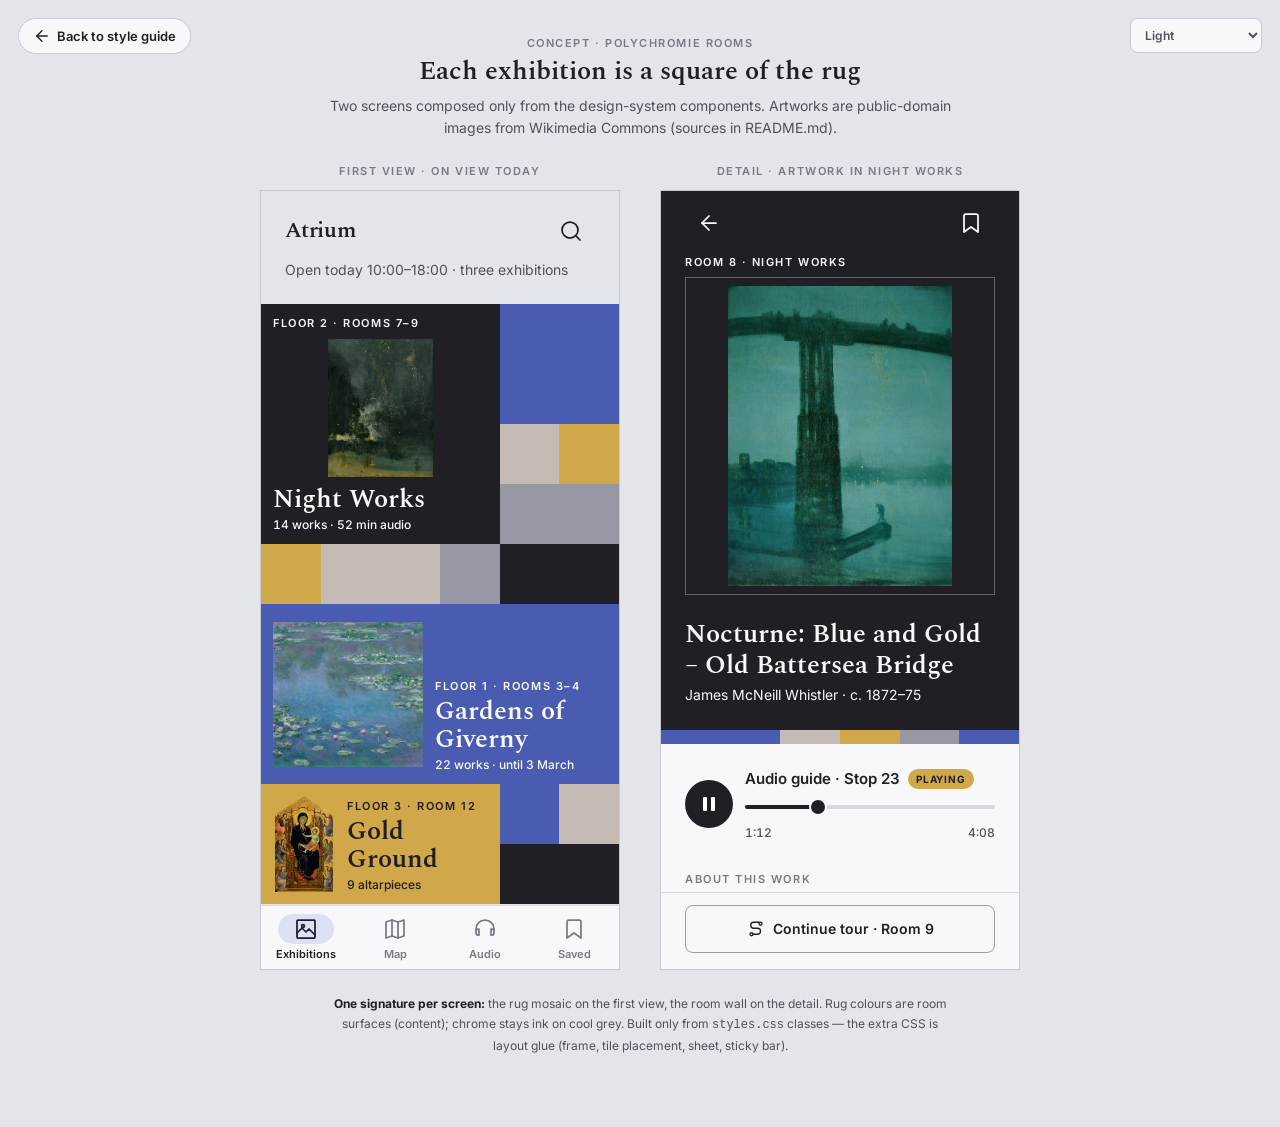
<file: examples/03-atrium-museum-mineral/design-system/concept.html>
<!doctype html>
<html lang="en">
<head>
<meta charset="utf-8">
<meta name="viewport" content="width=device-width, initial-scale=1">
<title>Atrium · Concept — Exhibitions + Artwork</title>
<link href="https://fonts.googleapis.com/css2?family=Inter:wght@400;500;600;700&family=Spectral:wght@500;600&display=swap" rel="stylesheet">
<link rel="stylesheet" href="styles.css">
<script src="theme.js"></script>
<style>
/* concept-page chrome + layout glue only — the screens are built from styles.css classes */
body{font-family:var(--font-body);background:var(--bg);color:var(--on-surface);margin:0;padding:36px var(--layout-gutter) 72px;display:flex;flex-direction:column;align-items:center;gap:var(--gap-section)}
.backlink{position:fixed;top:18px;left:18px;z-index:50;display:inline-flex;align-items:center;gap:6px;font:600 13px var(--font-body);text-decoration:none;color:var(--primary-ink);background:var(--surface);border:1px solid var(--border);border-radius:var(--r-full);padding:8px 14px}
#themeSel{position:fixed;top:18px;right:18px;z-index:50;font:600 12px var(--font-body);border:1px solid var(--border);border-radius:8px;padding:8px 10px;background:var(--surface);color:var(--muted)}
.head{max-width:640px;text-align:center}
.head p{color:var(--muted);font-size:14px;line-height:1.6;margin-top:var(--gap-related)}
.two{display:flex;gap:40px;flex-wrap:wrap;justify-content:center;align-items:flex-start}
.col{display:flex;flex-direction:column;align-items:center;gap:12px}
.col .label{font:600 11px var(--font-body);letter-spacing:.14em;text-transform:uppercase;color:var(--subtle)}
/* presentation frame: square, no bezel, no device shadow */
.device{position:relative;width:360px;height:780px;background:var(--bg);border:1px solid var(--border);overflow:hidden;display:flex;flex-direction:column}
.scroll{flex:1;overflow:auto;padding:0 var(--layout-gutter) 88px}
.scroll::-webkit-scrollbar{width:0}
.device .bottomnav{position:absolute;left:0;right:0;bottom:0}
.topline{display:flex;align-items:center;justify-content:space-between;padding:var(--sp-16) 0 var(--sp-4)}
.wordmark{font:600 22px var(--font-display);letter-spacing:-.01em}
/* first view: exhibition tiles placed on the rug grid */
.tile .t-h3{line-height:1.08}
.tile .meta{font:500 12px var(--font-body);font-variant-numeric:tabular-nums}
.tile .imgslot{flex:1;min-height:0}
.tile.h .imgslot{flex:0 0 auto}
.tile.h .txt{display:flex;flex-direction:column;justify-content:flex-end;gap:var(--sp-4);min-width:0}
/* detail: the room wall, a rug-edge strip, then the surface sheet */
.wall{padding-bottom:var(--gap-section)}
.wall .bar{display:flex;justify-content:space-between;padding:var(--sp-8) 0}
.wall .imgslot{height:300px}
.wall .t-h3{margin-top:var(--gap-section)}
.edge{--mosaic-cell:14px}
.sheet{background:var(--surface);padding-top:var(--gap-section);padding-bottom:var(--gap-section)}
.player{display:flex;align-items:center;gap:var(--sp-12)}
.player .grow{flex:1;min-width:0}
.player .time{display:flex;justify-content:space-between;font:500 12px var(--font-body);font-variant-numeric:tabular-nums;color:var(--muted);margin-top:6px}
.nowplaying{display:inline-flex;align-items:center;height:20px;padding:0 var(--sp-8);border-radius:var(--r-full);background:var(--accent);color:var(--on-accent);font:700 10px var(--font-body);letter-spacing:.08em;text-transform:uppercase}
.facts{display:grid;grid-template-columns:auto 1fr;gap:var(--sp-8) var(--sp-16);font:400 14px var(--font-body)}
.facts dt{color:var(--muted)}.facts dd{color:var(--on-surface);font-variant-numeric:tabular-nums}
.cta{position:absolute;left:0;right:0;bottom:0;padding:var(--sp-12) var(--layout-gutter) var(--sp-16);background:var(--surface);border-top:1px solid var(--border-faint)}
.legend{max-width:620px;font:12px/1.7 var(--font-body);color:var(--muted);text-align:center}
.legend b{color:var(--on-surface)}
</style>
</head>
<body>

<a class="backlink" href="index.html"><svg class="ico ico--sm"><use href="#i-back"/></svg>Back to style guide</a>
<select id="themeSel" title="Preview theme" aria-label="Theme"><option value="">Light</option><option value="dark">Dark · lights off</option></select>

<svg width="0" height="0" style="position:absolute" aria-hidden="true">
  <symbol id="i-search" viewBox="0 0 24 24"><circle cx="11" cy="11" r="8"/><path d="M21 21l-4.35-4.35"/></symbol>
  <symbol id="i-back" viewBox="0 0 24 24"><path d="M19 12H5"/><path d="M12 19l-7-7 7-7"/></symbol>
  <symbol id="i-chevron-right" viewBox="0 0 24 24"><path d="M9 18l6-6-6-6"/></symbol>
  <symbol id="i-clock" viewBox="0 0 24 24"><circle cx="12" cy="12" r="10"/><path d="M12 6v6l4 2"/></symbol>
  <symbol id="i-bookmark" viewBox="0 0 24 24"><path d="M19 21l-7-5-7 5V5a2 2 0 0 1 2-2h10a2 2 0 0 1 2 2z"/></symbol>
  <symbol id="i-play" viewBox="0 0 24 24"><path d="M6 4l14 8-14 8z" fill="currentColor" stroke="none"/></symbol>
  <symbol id="i-map" viewBox="0 0 24 24"><path d="M9 3 3 5v16l6-2 6 2 6-2V3l-6 2-6-2z"/><path d="M9 3v16M15 5v16"/></symbol>
  <symbol id="i-pin" viewBox="0 0 24 24"><path d="M20 10c0 6-8 12-8 12s-8-6-8-12a8 8 0 0 1 16 0z"/><circle cx="12" cy="10" r="3"/></symbol>
  <symbol id="i-headphones" viewBox="0 0 24 24"><path d="M3 14v-2a9 9 0 0 1 18 0v2"/><path d="M21 16a2 2 0 0 1-2 2h-1v-6h1a2 2 0 0 1 2 2zM3 16a2 2 0 0 0 2 2h1v-6H5a2 2 0 0 0-2 2z"/></symbol>
  <symbol id="i-frame" viewBox="0 0 24 24"><rect x="3" y="3" width="18" height="18" rx="1"/><path d="M3 16l5-5 4 4 3-3 6 6"/><circle cx="9" cy="9" r="1.4"/></symbol>
  <symbol id="i-route" viewBox="0 0 24 24"><circle cx="6" cy="19" r="2"/><circle cx="18" cy="5" r="2"/><path d="M8 19h6a4 4 0 0 0 0-8H9a4 4 0 0 1 0-8h7"/></symbol>
  <symbol id="i-pause" viewBox="0 0 24 24"><rect x="6" y="5" width="4" height="14" rx="1" fill="currentColor" stroke="none"/><rect x="14" y="5" width="4" height="14" rx="1" fill="currentColor" stroke="none"/></symbol>
</svg>

<div class="head">
  <div class="t-overline">Concept · Polychromie rooms</div>
  <div class="t-h3" style="margin-top:6px">Each exhibition is a square of the rug</div>
  <p>Two screens composed only from the design-system components. Artworks are public-domain images from Wikimedia Commons (sources in README.md).</p>
</div>

<div class="two">

  <!-- ════════ SCREEN 1 · FIRST VIEW — exhibitions composed as a rug (mosaic) ════════ -->
  <div class="col">
    <div class="label">First view · On view today</div>
    <div class="device">
      <div class="scroll">
        <div class="topline">
          <div class="wordmark">Atrium</div>
          <button class="iconbtn" aria-label="Search"><svg class="ico"><use href="#i-search"/></svg></button>
        </div>
        <div class="t-body2" style="margin-bottom:var(--gap-section)">Open today 10:00–18:00 · three exhibitions</div>

        <div class="mosaic bleed">
          <!-- lead room: Night Works -->
          <a class="tile room-ink" style="grid-column:1/5;grid-row:1/5;text-decoration:none">
            <div class="t-overline">Floor 2 · Rooms 7–9</div>
            <div class="imgslot fit" style="margin:var(--sp-4) 0"><img src="art/whistler-falling-rocket.jpg" alt="Nocturne in Black and Gold: The Falling Rocket, Whistler, 1875"></div>
            <div class="t-h3">Night Works</div>
            <div class="meta">14 works · 52 min audio</div>
          </a>
          <div class="room-blue" style="grid-column:5/7;grid-row:1/3"></div>
          <div class="room-ecru" style="grid-column:5/6;grid-row:3/4"></div>
          <div class="room-mustard" style="grid-column:6/7;grid-row:3/4"></div>
          <div class="room-grey" style="grid-column:5/7;grid-row:4/5"></div>
          <!-- rug rhythm -->
          <div class="room-mustard" style="grid-column:1/2;grid-row:5/6"></div>
          <div class="room-ecru" style="grid-column:2/4;grid-row:5/6"></div>
          <div class="room-grey" style="grid-column:4/5;grid-row:5/6"></div>
          <div class="room-ink" style="grid-column:5/7;grid-row:5/6"></div>
          <!-- Gardens of Giverny -->
          <a class="tile h room-blue" style="grid-column:1/7;grid-row:6/9;text-decoration:none">
            <div class="imgslot fit" style="width:150px"><img src="art/monet-water-lilies.jpg" alt="Water Lilies, Claude Monet, 1906"></div>
            <div class="txt"><div class="t-overline">Floor 1 · Rooms 3–4</div><div class="t-h3">Gardens of Giverny</div><div class="meta">22 works · until 3 March</div></div>
          </a>
          <!-- Gold Ground -->
          <a class="tile h room-mustard" style="grid-column:1/5;grid-row:9/11;text-decoration:none">
            <div class="imgslot fit" style="width:62px"><img src="art/duccio-rucellai.webp" alt="Rucellai Madonna, Duccio, 1285"></div>
            <div class="txt"><div class="t-overline">Floor 3 · Room 12</div><div class="t-h3">Gold Ground</div><div class="meta">9 altarpieces</div></div>
          </a>
          <div class="room-blue" style="grid-column:5/6;grid-row:9/10"></div>
          <div class="room-ecru" style="grid-column:6/7;grid-row:9/10"></div>
          <div class="room-ink" style="grid-column:5/7;grid-row:10/11"></div>
        </div>
      </div>
      <nav class="bottomnav">
        <div class="ni sel"><span class="pill"><svg class="ico"><use href="#i-frame"/></svg></span>Exhibitions</div>
        <div class="ni"><span class="pill"><svg class="ico"><use href="#i-map"/></svg></span>Map</div>
        <div class="ni"><span class="pill"><svg class="ico"><use href="#i-headphones"/></svg></span>Audio</div>
        <div class="ni"><span class="pill"><svg class="ico"><use href="#i-bookmark"/></svg></span>Saved</div>
      </nav>
    </div>
  </div>

  <!-- ════════ SCREEN 2 · DETAIL — the artwork on its room wall, a rug edge, then the sheet ════════ -->
  <div class="col">
    <div class="label">Detail · Artwork in Night Works</div>
    <div class="device">
      <div class="scroll" style="padding-bottom:96px">
        <section class="wall room-ink bleed inset">
          <div class="bar">
            <button class="iconbtn" aria-label="Back"><svg class="ico"><use href="#i-back"/></svg></button>
            <button class="iconbtn" aria-label="Save"><svg class="ico"><use href="#i-bookmark"/></svg></button>
          </div>
          <div class="t-overline">Room 8 · Night Works</div>
          <div class="hung" style="margin-top:var(--gap-related)"><div class="imgslot fit"><img src="art/whistler-blue-gold.jpg" alt="Nocturne: Blue and Gold – Old Battersea Bridge, Whistler, c. 1872–75"></div></div>
          <div class="t-h3">Nocturne: Blue and Gold – Old Battersea Bridge</div>
          <div class="t-body2" style="margin-top:var(--sp-4)">James McNeill Whistler · c. 1872–75</div>
        </section>

        <div class="mosaic edge bleed" aria-hidden="true">
          <div class="room-blue" style="grid-column:span 2"></div><div class="room-ecru"></div><div class="room-mustard"></div><div class="room-grey"></div><div class="room-blue"></div>
        </div>

        <section class="sheet bleed inset">
          <div class="player">
            <button class="iconbtn filled" aria-label="Pause" style="background:var(--primary);color:var(--on-primary)"><svg class="ico"><use href="#i-pause"/></svg></button>
            <div class="grow">
              <div class="row" style="gap:var(--gap-related)"><span class="t-subtitle">Audio guide · Stop 23</span><span class="nowplaying">Playing</span></div>
              <div class="slider" style="min-width:0;margin-top:6px"><div class="track"></div><div class="fill" style="width:29%"></div><div class="thumb" style="left:calc(29% - 9px)"></div></div>
              <div class="time"><span>1:12</span><span>4:08</span></div>
            </div>
          </div>

          <div class="t-overline" style="margin-top:var(--gap-major)">About this work</div>
          <p class="t-body" style="margin-top:var(--gap-related)">Whistler painted the old wooden bridge from memory, at dusk, raising its single pier until it frames the river like a Japanese woodblock print. The fireworks over Cremorne Gardens fall as a few flecks of gold.</p>

          <dl class="facts" style="margin-top:var(--gap-section)">
            <dt>Medium</dt><dd>Oil on canvas</dd>
            <dt>Size</dt><dd>68.3 × 51.2 cm</dd>
            <dt>Location</dt><dd>Floor 2 · Room 8</dd>
          </dl>

          <div class="t-overline" style="margin-top:var(--gap-major)">Next in this room</div>
          <div class="list" style="margin-top:var(--gap-related)">
            <div class="list-item"><span class="avatar square imgslot" style="padding:0"><img src="art/whistler-falling-rocket.jpg" alt=""></span><div class="grow"><div class="pri">Nocturne in Black and Gold: The Falling Rocket</div><div class="sec">Whistler · 1875</div></div><div class="meta">3:40</div></div>
            <div class="divider inset"></div>
            <div class="list-item"><span class="avatar square imgslot" style="padding:0"><img src="art/whistler-blue-silver.jpg" alt=""></span><div class="grow"><div class="pri">Nocturne: Blue and Silver – Chelsea</div><div class="sec">Whistler · 1871</div></div><div class="meta">2:55</div></div>
          </div>
        </section>
      </div>
      <div class="cta"><button class="btn btn-outlined" style="width:100%"><svg class="ico ico--sm"><use href="#i-route"/></svg>Continue tour · Room 9</button></div>
    </div>
  </div>

</div>

<div class="legend">
  <b>One signature per screen:</b> the rug mosaic on the first view, the room wall on the detail.
  Rug colours are room surfaces (content); chrome stays ink on cool grey. Built only from <code>styles.css</code>
  classes — the extra CSS is layout glue (frame, tile placement, sheet, sticky bar).
</div>

</body>
</html>
</file>
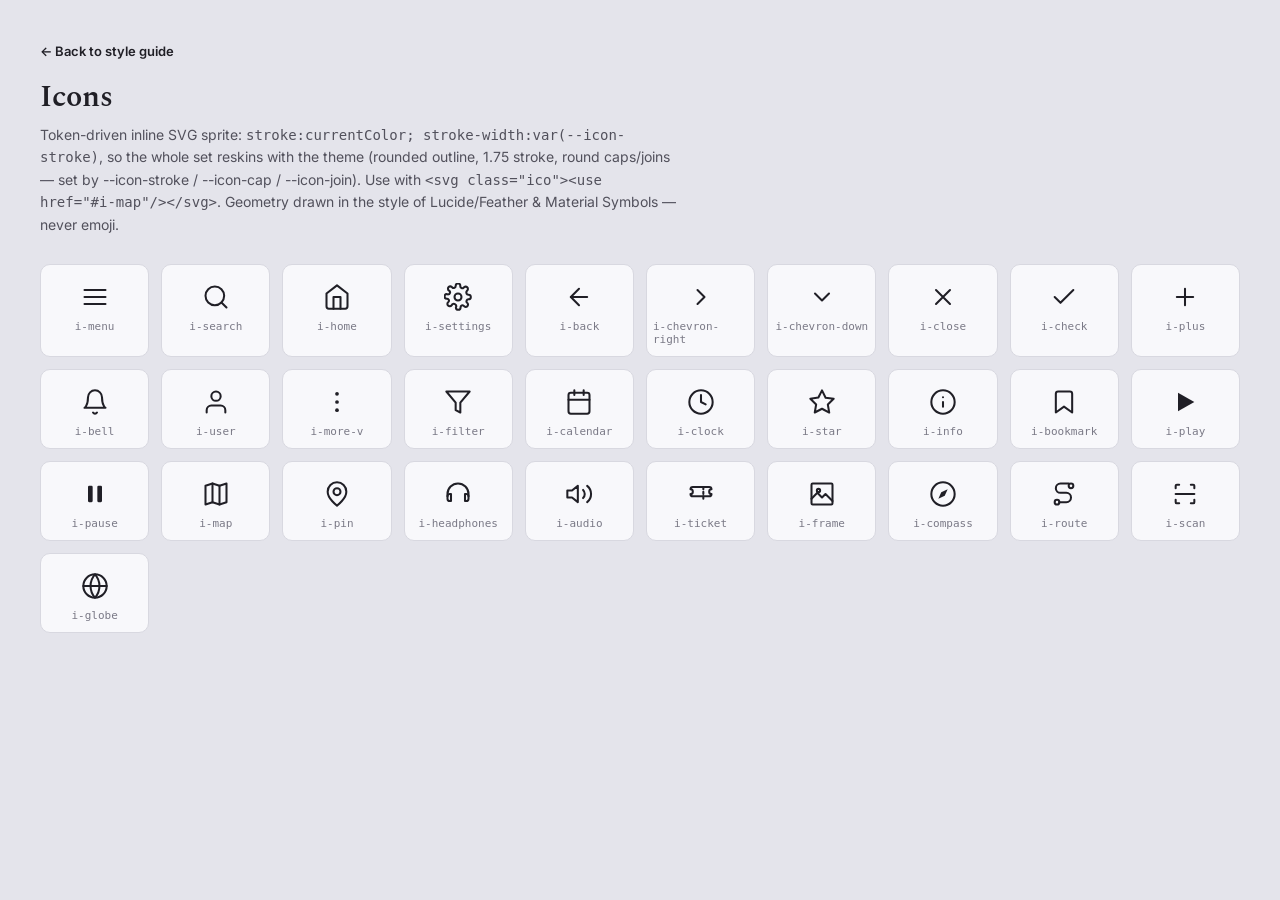
<file: examples/03-atrium-museum-mineral/design-system/icons.html>
<!doctype html>
<html lang="en">
<head>
<meta charset="utf-8">
<meta name="viewport" content="width=device-width, initial-scale=1">
<title>Atrium · Icons</title>
<link href="https://fonts.googleapis.com/css2?family=Inter:wght@400;600;700&family=Spectral:wght@500;600&display=swap" rel="stylesheet">
<link rel="stylesheet" href="styles.css">
<script src="theme.js"></script>
<style>
  body{font-family:var(--font-body);background:var(--bg);color:var(--on-surface);padding:40px}
  a.back{font:600 13px var(--font-body);color:var(--primary);text-decoration:none}
  h1{font:600 30px var(--font-display);margin:14px 0 4px}
  p.sub{color:var(--muted);font-size:14px;margin-bottom:28px;max-width:640px;line-height:1.6}
  .iconGrid{display:grid;grid-template-columns:repeat(auto-fill,minmax(104px,1fr));gap:12px}
  .it{background:var(--surface);border:1px solid var(--border-faint);border-radius:var(--r-md);padding:18px 6px 10px;display:flex;flex-direction:column;align-items:center;gap:9px;color:var(--on-surface)}
  .it .nm{font:11px var(--font-mono);color:var(--subtle)}
</style>
</head>
<body>

<!-- CANONICAL ICON SPRITE — copied verbatim into index.html & concept.html so each file is
     self-contained under file://. Outlined geometry in the style of Lucide/Feather (MIT) &
     Material Symbols (Apache-2.0). Token-driven via .ico — never emoji for UI. -->
<svg width="0" height="0" style="position:absolute" aria-hidden="true">
  <symbol id="i-menu" viewBox="0 0 24 24"><path d="M3 6h18M3 12h18M3 18h18"/></symbol>
  <symbol id="i-search" viewBox="0 0 24 24"><circle cx="11" cy="11" r="8"/><path d="M21 21l-4.35-4.35"/></symbol>
  <symbol id="i-home" viewBox="0 0 24 24"><path d="M3 9l9-7 9 7v11a2 2 0 0 1-2 2H5a2 2 0 0 1-2-2z"/><path d="M9 22V12h6v10"/></symbol>
  <symbol id="i-settings" viewBox="0 0 24 24"><circle cx="12" cy="12" r="3"/><path d="M19.4 15a1.6 1.6 0 0 0 .3 1.8l.1.1a2 2 0 1 1-2.8 2.8l-.1-.1a1.6 1.6 0 0 0-2.7 1.1V21a2 2 0 0 1-4 0v-.1A1.6 1.6 0 0 0 6.6 19l-.1.1a2 2 0 1 1-2.8-2.8l.1-.1a1.6 1.6 0 0 0-1.1-2.7H2.5a2 2 0 0 1 0-4h.1A1.6 1.6 0 0 0 4.3 6.6l-.1-.1a2 2 0 1 1 2.8-2.8l.1.1a1.6 1.6 0 0 0 1.8.3H9a1.6 1.6 0 0 0 1-1.5V2.5a2 2 0 0 1 4 0v.1A1.6 1.6 0 0 0 15 4.3a1.6 1.6 0 0 0 1.8-.3l.1-.1a2 2 0 1 1 2.8 2.8l-.1.1a1.6 1.6 0 0 0-.3 1.8V9a1.6 1.6 0 0 0 1.5 1h.2a2 2 0 0 1 0 4h-.1a1.6 1.6 0 0 0-1.5 1z"/></symbol>
  <symbol id="i-back" viewBox="0 0 24 24"><path d="M19 12H5"/><path d="M12 19l-7-7 7-7"/></symbol>
  <symbol id="i-chevron-right" viewBox="0 0 24 24"><path d="M9 18l6-6-6-6"/></symbol>
  <symbol id="i-chevron-down" viewBox="0 0 24 24"><path d="M6 9l6 6 6-6"/></symbol>
  <symbol id="i-close" viewBox="0 0 24 24"><path d="M18 6L6 18M6 6l12 12"/></symbol>
  <symbol id="i-check" viewBox="0 0 24 24"><path d="M20 6L9 17l-5-5"/></symbol>
  <symbol id="i-plus" viewBox="0 0 24 24"><path d="M12 5v14M5 12h14"/></symbol>
  <symbol id="i-bell" viewBox="0 0 24 24"><path d="M18 8a6 6 0 0 0-12 0c0 7-3 9-3 9h18s-3-2-3-9"/><path d="M13.7 21a2 2 0 0 1-3.4 0"/></symbol>
  <symbol id="i-user" viewBox="0 0 24 24"><path d="M20 21v-2a4 4 0 0 0-4-4H8a4 4 0 0 0-4 4v2"/><circle cx="12" cy="7" r="4"/></symbol>
  <symbol id="i-more-v" viewBox="0 0 24 24"><circle cx="12" cy="5" r="1.6" fill="currentColor" stroke="none"/><circle cx="12" cy="12" r="1.6" fill="currentColor" stroke="none"/><circle cx="12" cy="19" r="1.6" fill="currentColor" stroke="none"/></symbol>
  <symbol id="i-filter" viewBox="0 0 24 24"><path d="M22 3H2l8 9.5V19l4 2v-8.5z"/></symbol>
  <symbol id="i-calendar" viewBox="0 0 24 24"><rect x="3" y="4" width="18" height="18" rx="2"/><path d="M16 2v4M8 2v4M3 10h18"/></symbol>
  <symbol id="i-clock" viewBox="0 0 24 24"><circle cx="12" cy="12" r="10"/><path d="M12 6v6l4 2"/></symbol>
  <symbol id="i-star" viewBox="0 0 24 24"><path d="M12 2l3.1 6.3 6.9 1-5 4.9 1.2 6.9L12 17.8 5.8 21l1.2-6.9-5-4.9 6.9-1z"/></symbol>
  <symbol id="i-info" viewBox="0 0 24 24"><circle cx="12" cy="12" r="10"/><path d="M12 16v-4M12 8h.01"/></symbol>
  <symbol id="i-bookmark" viewBox="0 0 24 24"><path d="M19 21l-7-5-7 5V5a2 2 0 0 1 2-2h10a2 2 0 0 1 2 2z"/></symbol>
  <symbol id="i-play" viewBox="0 0 24 24"><path d="M6 4l14 8-14 8z" fill="currentColor" stroke="none"/></symbol>
  <symbol id="i-pause" viewBox="0 0 24 24"><rect x="6" y="5" width="4" height="14" rx="1" fill="currentColor" stroke="none"/><rect x="14" y="5" width="4" height="14" rx="1" fill="currentColor" stroke="none"/></symbol>
  <!-- domain: museum / gallery guide -->
  <symbol id="i-map" viewBox="0 0 24 24"><path d="M9 3 3 5v16l6-2 6 2 6-2V3l-6 2-6-2z"/><path d="M9 3v16M15 5v16"/></symbol>
  <symbol id="i-pin" viewBox="0 0 24 24"><path d="M20 10c0 6-8 12-8 12s-8-6-8-12a8 8 0 0 1 16 0z"/><circle cx="12" cy="10" r="3"/></symbol>
  <symbol id="i-headphones" viewBox="0 0 24 24"><path d="M3 14v-2a9 9 0 0 1 18 0v2"/><path d="M21 16a2 2 0 0 1-2 2h-1v-6h1a2 2 0 0 1 2 2zM3 16a2 2 0 0 0 2 2h1v-6H5a2 2 0 0 0-2 2z"/></symbol>
  <symbol id="i-audio" viewBox="0 0 24 24"><path d="M11 5 6 9H2v6h4l5 4z"/><path d="M15.5 8.5a5 5 0 0 1 0 7M19 5a9 9 0 0 1 0 14"/></symbol>
  <symbol id="i-ticket" viewBox="0 0 24 24"><path d="M3 8a2 2 0 0 1 2-2h14a2 2 0 0 1 2 2 2 2 0 0 0 0 4 2 2 0 0 1-2 2H5a2 2 0 0 1-2-2 2 2 0 0 0 0-4z"/><path d="M14 6v12" stroke-dasharray="2 2"/></symbol>
  <symbol id="i-frame" viewBox="0 0 24 24"><rect x="3" y="3" width="18" height="18" rx="1"/><path d="M3 16l5-5 4 4 3-3 6 6"/><circle cx="9" cy="9" r="1.4"/></symbol>
  <symbol id="i-compass" viewBox="0 0 24 24"><circle cx="12" cy="12" r="10"/><path d="M16 8l-2.5 5.5L8 16l2.5-5.5z" fill="currentColor" stroke="none"/></symbol>
  <symbol id="i-route" viewBox="0 0 24 24"><circle cx="6" cy="19" r="2"/><circle cx="18" cy="5" r="2"/><path d="M8 19h6a4 4 0 0 0 0-8H9a4 4 0 0 1 0-8h7"/></symbol>
  <symbol id="i-scan" viewBox="0 0 24 24"><path d="M4 7V5a1 1 0 0 1 1-1h2M17 4h2a1 1 0 0 1 1 1v2M20 17v2a1 1 0 0 1-1 1h-2M7 20H5a1 1 0 0 1-1-1v-2"/><path d="M4 12h16"/></symbol>
  <symbol id="i-globe" viewBox="0 0 24 24"><circle cx="12" cy="12" r="10"/><path d="M2 12h20M12 2a15 15 0 0 1 0 20 15 15 0 0 1 0-20z"/></symbol>
</svg>

<a class="back" href="index.html">← Back to style guide</a>
<h1>Icons</h1>
<p class="sub">Token-driven inline SVG sprite: <code>stroke:currentColor; stroke-width:var(--icon-stroke)</code>, so the whole set reskins with the theme (rounded outline, 1.75 stroke, round caps/joins — set by --icon-stroke / --icon-cap / --icon-join). Use with <code>&lt;svg class="ico"&gt;&lt;use href="#i-map"/&gt;&lt;/svg&gt;</code>. Geometry drawn in the style of Lucide/Feather &amp; Material Symbols — never emoji.</p>
<div class="iconGrid" id="iconGrid"></div>

<script>
const ICONS=['menu','search','home','settings','back','chevron-right','chevron-down','close','check','plus','bell','user','more-v','filter','calendar','clock','star','info','bookmark','play','pause','map','pin','headphones','audio','ticket','frame','compass','route','scan','globe'];
iconGrid.innerHTML=ICONS.map(n=>`<div class="it"><svg class="ico ico--lg"><use href="#i-${n}"/></svg><div class="nm">i-${n}</div></div>`).join('');
</script>
</body>
</html>
</file>
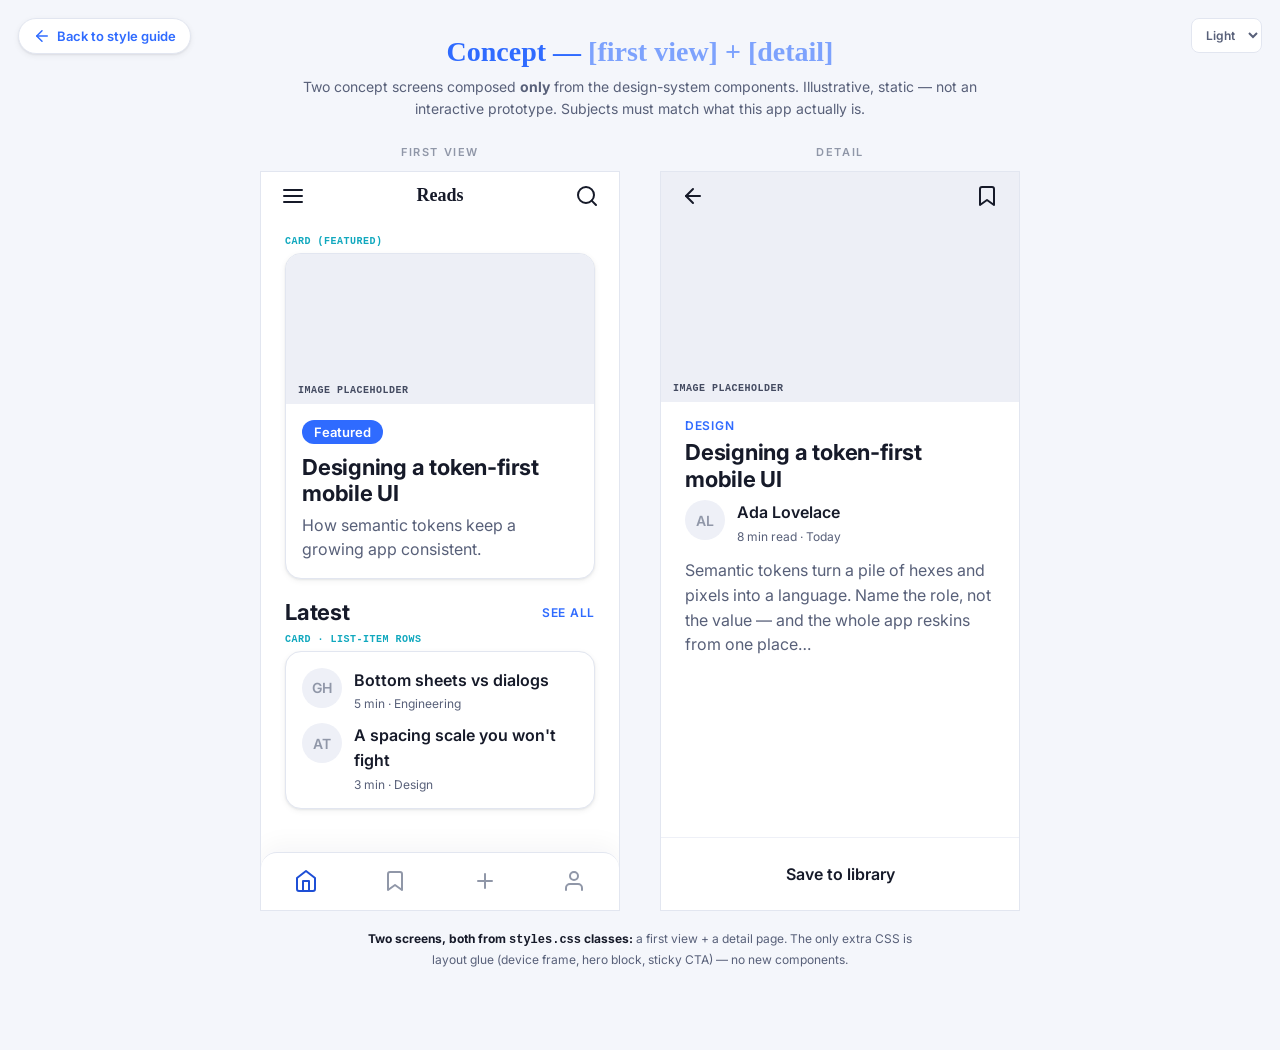
<file: skills/mobile-design-system/templates/concept.html>
<!doctype html>
<html lang="en">
<head>
<meta charset="utf-8">
<meta name="viewport" content="width=device-width, initial-scale=1">
<title>App · Concept</title>
<link href="https://fonts.googleapis.com/css2?family=Inter:wght@400;600;700&display=swap" rel="stylesheet">
<link rel="stylesheet" href="styles.css">
<script src="theme.js"></script>
<style>
/* concept-page chrome only — the SCREENS are built from styles.css component classes */
body{font-family:var(--font-body);color:var(--on-surface);background:var(--bg);padding:36px 24px 80px;display:flex;flex-direction:column;align-items:center}
.head{max-width:680px;text-align:center;margin-bottom:24px}
.head h1{font:700 28px var(--font-display);color:var(--primary)}
.head p{color:var(--muted);font-size:14px;margin-top:8px;line-height:1.6}
/* TWO screens side by side, wraps on narrow viewports */
.two{display:flex;gap:40px;flex-wrap:wrap;justify-content:center;align-items:flex-start}
.col{display:flex;flex-direction:column;align-items:center;gap:12px}
.col .label{font:600 11px var(--font-body);letter-spacing:.14em;text-transform:uppercase;color:var(--subtle)}
/* device frame */
/* presentation frame: square, no bezel or device shadow — the frame is not part of the product */
.device{position:relative;width:360px;height:740px;background:var(--surface);border:1px solid var(--border);overflow:hidden;display:flex;flex-direction:column}
.scrollbody{flex:1;overflow:auto;padding:var(--sp-16) var(--layout-gutter) 74px}
.device .bottomnav{position:absolute;left:0;right:0;bottom:0}
/* small composition layout glue (NOT new components — just arrangement) */
.feature{position:relative;overflow:hidden;padding:0}
/* image slot = a labelled flat placeholder, not fake photography */
.feature .ph{height:150px;background:var(--muted-surface)}
.feature .body{padding:var(--sp-16)}
.posttile{display:flex;gap:var(--sp-12);align-items:flex-start;margin-top:var(--sp-12)}
.ava{width:40px;height:40px;border-radius:var(--r-full);background:var(--border-faint);flex:0 0 40px;display:flex;align-items:center;justify-content:center;color:var(--subtle);font:600 14px var(--font-body)}
.meta{color:var(--muted);font:400 12px var(--font-body);margin-top:var(--sp-4)}
.sectitle{display:flex;align-items:center;justify-content:space-between;margin:var(--sp-20) 0 var(--sp-8)}
/* detail screen glue: full-bleed hero + sticky CTA (no bottom nav) */
.det-hero{height:230px;background:var(--muted-surface);position:relative}
.det-body{padding:var(--sp-16) var(--layout-gutter)}
.feature .ph::after,.det-hero::after{content:"Image placeholder";position:absolute;left:var(--sp-12);bottom:var(--sp-8);font:600 10px ui-monospace,monospace;color:var(--on-muted-surface);text-transform:uppercase;letter-spacing:.5px}
.feature .ph{position:relative}
.det-cta{position:absolute;left:0;right:0;bottom:0;padding:var(--sp-12) var(--sp-16);background:color-mix(in srgb,var(--surface) 92%,transparent);border-top:1px solid var(--border-faint)}
.note{font:600 10px ui-monospace,monospace;color:var(--accent);text-transform:uppercase;letter-spacing:.5px}
.legend{max-width:560px;margin-top:18px;font:12px var(--font-body);color:var(--muted);line-height:1.7;text-align:center}
.legend b{color:var(--on-surface)}
.backlink{position:fixed;top:18px;left:18px;z-index:50;display:inline-flex;align-items:center;gap:6px;
  font:600 13px var(--font-body);text-decoration:none;color:var(--primary);background:var(--surface);
  border:1px solid var(--border);border-radius:999px;padding:8px 14px;box-shadow:var(--elev-1)}
.backlink:hover{filter:brightness(.97)}
#themeSel{position:fixed;top:18px;right:18px;z-index:50;font:600 12px var(--font-body);border:1px solid var(--border);border-radius:8px;padding:8px 10px;background:var(--surface);color:var(--muted)}
</style>
</head>
<body>

<!-- Easy return to the catalogue (concept is reached from index.html's sidebar). -->
<a class="backlink" href="index.html"><svg class="ico ico--sm"><use href="#i-back"/></svg> Back to style guide</a>
<!-- same light/dark switch as index.html (theme.js) — the concept must be reviewable in both themes -->
<select id="themeSel" title="Preview theme" aria-label="Theme"><option value="">Light</option><option value="dark">Dark</option></select>

<!-- ICON SPRITE — copied from icons.html so this file is self-contained. Trim to icons used here. -->
<svg width="0" height="0" style="position:absolute" aria-hidden="true">
  <symbol id="i-back" viewBox="0 0 24 24"><path d="M19 12H5"/><path d="M12 19l-7-7 7-7"/></symbol>
  <symbol id="i-menu" viewBox="0 0 24 24"><path d="M3 6h18M3 12h18M3 18h18"/></symbol>
  <symbol id="i-search" viewBox="0 0 24 24"><circle cx="11" cy="11" r="8"/><path d="M21 21l-4.35-4.35"/></symbol>
  <symbol id="i-home" viewBox="0 0 24 24"><path d="M3 9l9-7 9 7v11a2 2 0 0 1-2 2H5a2 2 0 0 1-2-2z"/><path d="M9 22V12h6v10"/></symbol>
  <symbol id="i-bookmark" viewBox="0 0 24 24"><path d="M19 21l-7-5-7 5V5a2 2 0 0 1 2-2h10a2 2 0 0 1 2 2z"/></symbol>
  <symbol id="i-plus" viewBox="0 0 24 24"><path d="M12 5v14M5 12h14"/></symbol>
  <symbol id="i-user" viewBox="0 0 24 24"><path d="M20 21v-2a4 4 0 0 0-4-4H8a4 4 0 0 0-4 4v2"/><circle cx="12" cy="7" r="4"/></symbol>
</svg>

<div class="head">
  <h1>Concept — <span style="opacity:.6">[first view] + [detail]</span></h1>
  <p>Two concept screens composed <b>only</b> from the design-system components. Illustrative, static —
     not an interactive prototype. Subjects must match what this app actually is.</p>
</div>

<!-- ╔══════════════════════════════════════════════════════════════════════════╗
     ║ REPLACE BOTH SCREENS — do not reskin them. Ship TWO screens:               ║
     ║   • SCREEN 1 = the app's FIRST VIEW (home / overview / map / dashboard /    ║
     ║     player / feed — whatever the entry screen of THIS app is).              ║
     ║   • SCREEN 2 = a DETAIL page (a primary entity opened up).                  ║
     ║ Make them VISIBLY DIFFERENT (don't ship two vertical card-lists). The blog  ║
     ║ home + article detail below are placeholders.                              ║
     ║ Avoid the over-used "app bar → chip/tab row → card list → bottom nav" feed. ║
     ║ Pick a screen TYPE + COMPOSITION move per screen:                          ║
     ║   types: detail/reader · map · dashboard (tiles+chart) · player · compose/  ║
     ║          form · profile/collection · onboarding · checkout · feed          ║
     ║   composition: full-bleed hero · asymmetric focal · overlapping cards ·     ║
     ║          raised bottom sheet · big-type · 2-col grid · negative space       ║
     ║ Detail screens usually drop bottom nav for a back bar + sticky CTA.         ║
     ╚══════════════════════════════════════════════════════════════════════════╝ -->

<div class="two">

  <!-- ════════ SCREEN 1 · FIRST VIEW (placeholder: a feed — replace to fit the app) ════════ -->
  <div class="col">
    <div class="label">First view</div>
    <div class="device">
      <div class="appbar"><div class="icon"><svg class="ico"><use href="#i-menu"/></svg></div><div class="ttl">Reads</div><div class="icon"><svg class="ico"><use href="#i-search"/></svg></div></div>
      <div class="scrollbody">
        <div class="note">card (featured)</div>
        <div class="card feature" style="margin-top:6px">
          <div class="ph"></div>
          <div class="body"><span class="chip selected" style="height:24px">Featured</span>
            <div class="t-title" style="margin-top:10px">Designing a token-first mobile UI</div>
            <div class="t-body" style="margin-top:6px;color:var(--muted)">How semantic tokens keep a growing app consistent.</div>
          </div>
        </div>
        <div class="sectitle"><div class="t-title">Latest</div><div class="t-label" style="color:var(--primary)">See all</div></div>
        <div class="note">card · list-item rows</div>
        <div class="card" style="margin-top:6px">
          <div class="posttile" style="margin-top:0"><div class="ava">GH</div><div><div class="t-body" style="font-weight:600">Bottom sheets vs dialogs</div><div class="meta">5 min · Engineering</div></div></div>
          <div class="posttile"><div class="ava">AT</div><div><div class="t-body" style="font-weight:600">A spacing scale you won't fight</div><div class="meta">3 min · Design</div></div></div>
        </div>
      </div>
      <div class="bottomnav">
        <div class="ni sel"><svg class="ico"><use href="#i-home"/></svg></div>
        <div class="ni"><svg class="ico"><use href="#i-bookmark"/></svg></div>
        <div class="ni"><svg class="ico"><use href="#i-plus"/></svg></div>
        <div class="ni"><svg class="ico"><use href="#i-user"/></svg></div>
      </div>
    </div>
  </div>

  <!-- ════════ SCREEN 2 · DETAIL (placeholder: an article detail — replace to fit the app) ════════ -->
  <div class="col">
    <div class="label">Detail</div>
    <div class="device">
      <div class="appbar" style="background:transparent;position:absolute;left:0;right:0;top:0;z-index:2"><div class="icon"><svg class="ico"><use href="#i-back"/></svg></div><div style="flex:1"></div><div class="icon"><svg class="ico"><use href="#i-bookmark"/></svg></div></div>
      <div class="scrollbody" style="padding:0">
        <div class="det-hero"></div>
        <div class="det-body">
          <div class="t-label" style="color:var(--primary)">Design</div>
          <div class="t-title" style="margin:6px 0 8px">Designing a token-first mobile UI</div>
          <div class="posttile" style="margin-top:0"><div class="ava">AL</div><div><div class="t-body" style="font-weight:600">Ada Lovelace</div><div class="meta">8 min read · Today</div></div></div>
          <div class="t-body" style="margin-top:14px;color:var(--muted)">Semantic tokens turn a pile of hexes and pixels into a language. Name the role, not the value — and the whole app reskins from one place…</div>
        </div>
      </div>
      <div class="det-cta"><div class="btn btn-contained" style="width:100%">Save to library</div></div>
    </div>
  </div>

</div>

<div class="legend">
  <b>Two screens, both from <code>styles.css</code> classes:</b> a first view + a detail page. The only
  extra CSS is layout glue (device frame, hero block, sticky CTA) — no new components.
</div>

</body>
</html>
</file>
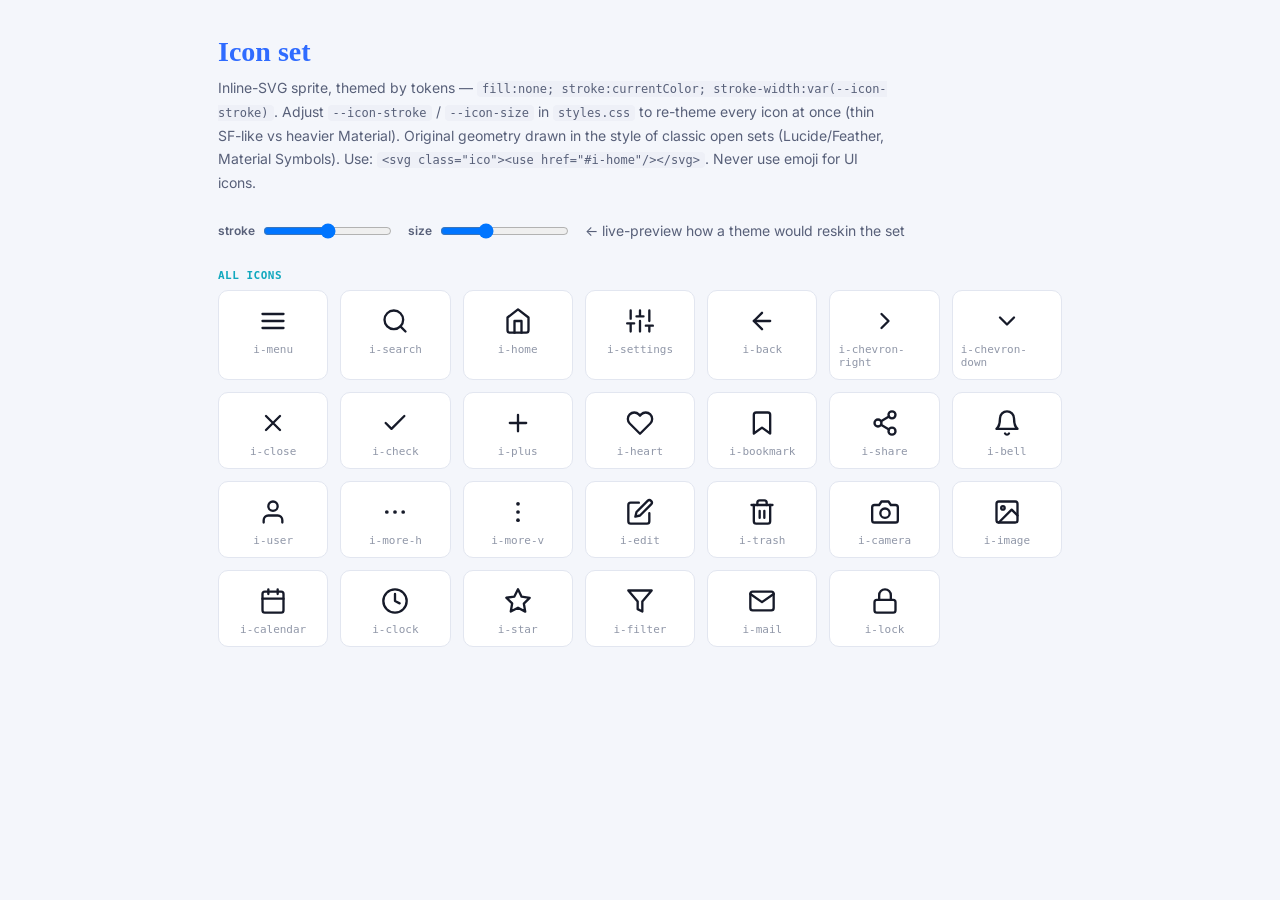
<file: skills/mobile-design-system/templates/icons.html>
<!doctype html>
<html lang="en">
<head>
<meta charset="utf-8">
<meta name="viewport" content="width=device-width, initial-scale=1">
<title>App · Icons</title>
<link href="https://fonts.googleapis.com/css2?family=Inter:wght@400;600;700&display=swap" rel="stylesheet">
<link rel="stylesheet" href="styles.css">
<script src="theme.js"></script>
<style>
body{font-family:var(--font-body);color:var(--on-surface);background:var(--bg);padding:36px 28px 80px;max-width:900px;margin:0 auto}
h1{font:700 28px var(--font-display);color:var(--primary)}
.lede{color:var(--muted);font-size:14px;margin:8px 0 24px;line-height:1.7;max-width:680px}
.lede code{font:12px ui-monospace,monospace;background:var(--border-faint);padding:1px 5px;border-radius:4px}
.controls{display:flex;gap:16px;align-items:center;margin-bottom:22px;flex-wrap:wrap}
.controls label{font:600 12px var(--font-body);color:var(--muted);display:flex;gap:8px;align-items:center}
.grid{display:grid;grid-template-columns:repeat(auto-fill,minmax(110px,1fr));gap:12px}
.tile{background:var(--surface);border:1px solid var(--border);border-radius:var(--r-md);
  padding:16px 8px 10px;display:flex;flex-direction:column;align-items:center;gap:8px;color:var(--on-surface)}
.tile .name{font:11px ui-monospace,monospace;color:var(--subtle)}
.note{font:600 11px ui-monospace,monospace;color:var(--accent);text-transform:uppercase;letter-spacing:.5px;margin:26px 0 8px}
</style>
</head>
<body>

<!-- =========================================================================
     ICON SPRITE — copy this whole <svg> block to the TOP of index.html and
     concept.html (right after <body>) so icons work self-contained via file://.
     Use anywhere with:  <svg class="ico"><use href="#i-home"/></svg>
     Style/theme is driven by styles.css (.ico + --icon-size/--icon-stroke).
     Geometry is original, drawn in the style of classic open icon sets
     (Lucide/Feather MIT · Material Symbols Apache-2.0). NEVER use emoji for UI.
     Add an icon: drop a new <symbol id="i-…" viewBox="0 0 24 24"> here.
     ========================================================================= -->
<svg width="0" height="0" style="position:absolute" aria-hidden="true">
  <symbol id="i-menu" viewBox="0 0 24 24"><path d="M3 6h18M3 12h18M3 18h18"/></symbol>
  <symbol id="i-search" viewBox="0 0 24 24"><circle cx="11" cy="11" r="8"/><path d="M21 21l-4.35-4.35"/></symbol>
  <symbol id="i-home" viewBox="0 0 24 24"><path d="M3 9l9-7 9 7v11a2 2 0 0 1-2 2H5a2 2 0 0 1-2-2z"/><path d="M9 22V12h6v10"/></symbol>
  <symbol id="i-settings" viewBox="0 0 24 24"><path d="M4 21v-7M4 10V3M12 21v-9M12 8V3M20 21v-5M20 12V3M1 14h6M9 8h6M17 16h6"/></symbol>
  <symbol id="i-back" viewBox="0 0 24 24"><path d="M19 12H5"/><path d="M12 19l-7-7 7-7"/></symbol>
  <symbol id="i-chevron-right" viewBox="0 0 24 24"><path d="M9 18l6-6-6-6"/></symbol>
  <symbol id="i-chevron-down" viewBox="0 0 24 24"><path d="M6 9l6 6 6-6"/></symbol>
  <symbol id="i-close" viewBox="0 0 24 24"><path d="M18 6L6 18M6 6l12 12"/></symbol>
  <symbol id="i-check" viewBox="0 0 24 24"><path d="M20 6L9 17l-5-5"/></symbol>
  <symbol id="i-plus" viewBox="0 0 24 24"><path d="M12 5v14M5 12h14"/></symbol>
  <symbol id="i-heart" viewBox="0 0 24 24"><path d="M20.8 4.6a5.5 5.5 0 0 0-7.8 0L12 5.7l-1-1.1a5.5 5.5 0 1 0-7.8 7.8L12 21.2l8.8-8.8a5.5 5.5 0 0 0 0-7.8z"/></symbol>
  <symbol id="i-bookmark" viewBox="0 0 24 24"><path d="M19 21l-7-5-7 5V5a2 2 0 0 1 2-2h10a2 2 0 0 1 2 2z"/></symbol>
  <symbol id="i-share" viewBox="0 0 24 24"><circle cx="18" cy="5" r="3"/><circle cx="6" cy="12" r="3"/><circle cx="18" cy="19" r="3"/><path d="M8.6 13.5l6.8 4M15.4 6.5l-6.8 4"/></symbol>
  <symbol id="i-bell" viewBox="0 0 24 24"><path d="M18 8a6 6 0 0 0-12 0c0 7-3 9-3 9h18s-3-2-3-9"/><path d="M13.7 21a2 2 0 0 1-3.4 0"/></symbol>
  <symbol id="i-user" viewBox="0 0 24 24"><path d="M20 21v-2a4 4 0 0 0-4-4H8a4 4 0 0 0-4 4v2"/><circle cx="12" cy="7" r="4"/></symbol>
  <symbol id="i-more-h" viewBox="0 0 24 24"><circle cx="5" cy="12" r="1.6" fill="currentColor" stroke="none"/><circle cx="12" cy="12" r="1.6" fill="currentColor" stroke="none"/><circle cx="19" cy="12" r="1.6" fill="currentColor" stroke="none"/></symbol>
  <symbol id="i-more-v" viewBox="0 0 24 24"><circle cx="12" cy="5" r="1.6" fill="currentColor" stroke="none"/><circle cx="12" cy="12" r="1.6" fill="currentColor" stroke="none"/><circle cx="12" cy="19" r="1.6" fill="currentColor" stroke="none"/></symbol>
  <symbol id="i-edit" viewBox="0 0 24 24"><path d="M11 4H4a2 2 0 0 0-2 2v14a2 2 0 0 0 2 2h14a2 2 0 0 0 2-2v-7"/><path d="M18.5 2.5a2.12 2.12 0 0 1 3 3L12 15l-4 1 1-4z"/></symbol>
  <symbol id="i-trash" viewBox="0 0 24 24"><path d="M3 6h18"/><path d="M19 6v14a2 2 0 0 1-2 2H7a2 2 0 0 1-2-2V6m3 0V4a2 2 0 0 1 2-2h4a2 2 0 0 1 2 2v2"/><path d="M10 11v6M14 11v6"/></symbol>
  <symbol id="i-camera" viewBox="0 0 24 24"><path d="M23 19a2 2 0 0 1-2 2H3a2 2 0 0 1-2-2V8a2 2 0 0 1 2-2h4l2-3h6l2 3h4a2 2 0 0 1 2 2z"/><circle cx="12" cy="13" r="4"/></symbol>
  <symbol id="i-image" viewBox="0 0 24 24"><rect x="3" y="3" width="18" height="18" rx="2"/><circle cx="8.5" cy="8.5" r="1.5"/><path d="M21 15l-5-5L5 21"/></symbol>
  <symbol id="i-calendar" viewBox="0 0 24 24"><rect x="3" y="4" width="18" height="18" rx="2"/><path d="M16 2v4M8 2v4M3 10h18"/></symbol>
  <symbol id="i-clock" viewBox="0 0 24 24"><circle cx="12" cy="12" r="10"/><path d="M12 6v6l4 2"/></symbol>
  <symbol id="i-star" viewBox="0 0 24 24"><path d="M12 2l3.1 6.3 6.9 1-5 4.9 1.2 6.9L12 17.8 5.8 21l1.2-6.9-5-4.9 6.9-1z"/></symbol>
  <symbol id="i-filter" viewBox="0 0 24 24"><path d="M22 3H2l8 9.5V19l4 2v-8.5z"/></symbol>
  <symbol id="i-mail" viewBox="0 0 24 24"><rect x="2" y="4" width="20" height="16" rx="2"/><path d="M22 6l-10 7L2 6"/></symbol>
  <symbol id="i-lock" viewBox="0 0 24 24"><rect x="3" y="11" width="18" height="11" rx="2"/><path d="M7 11V7a5 5 0 0 1 10 0v4"/></symbol>
</svg>

<h1>Icon set</h1>
<p class="lede">Inline-SVG sprite, themed by tokens — <code>fill:none; stroke:currentColor;
  stroke-width:var(--icon-stroke)</code>. Adjust <code>--icon-stroke</code> / <code>--icon-size</code> in
  <code>styles.css</code> to re-theme every icon at once (thin SF-like vs heavier Material). Original
  geometry drawn in the style of classic open sets (Lucide/Feather, Material Symbols). Use:
  <code>&lt;svg class="ico"&gt;&lt;use href="#i-home"/&gt;&lt;/svg&gt;</code>. Never use emoji for UI icons.</p>

<div class="controls">
  <label>stroke
    <input type="range" min="1" max="3" step="0.1" value="2" oninput="document.documentElement.style.setProperty('--icon-stroke',this.value)">
  </label>
  <label>size
    <input type="range" min="16" max="40" step="2" value="24" oninput="document.documentElement.style.setProperty('--icon-size',this.value+'px')">
  </label>
  <span class="lede" style="margin:0">← live-preview how a theme would reskin the set</span>
</div>

<div class="note">all icons</div>
<div class="grid" id="grid"></div>

<script>
const ICONS=['menu','search','home','settings','back','chevron-right','chevron-down','close','check',
  'plus','heart','bookmark','share','bell','user','more-h','more-v','edit','trash','camera','image',
  'calendar','clock','star','filter','mail','lock'];
grid.innerHTML=ICONS.map(n=>`<div class="tile"><svg class="ico ico--lg"><use href="#i-${n}"/></svg><div class="name">i-${n}</div></div>`).join('');
</script>
</body>
</html>
</file>
<file: examples/01-stride-cityscape/design-system/styles.css>
/* =========================================================================
   Stride · Trail & Hiking — Design System (tokens + component classes)
   Reference guideline: ANDROID → Material Design 3 (token roles, type scale,
   shape scale, elevation, state layers).

   Direction: "Topo HUD"
   Reference: an outdoor poster — a faded, misty real mountain photo with a rough
   butter-yellow hand-drawn line on top (sampled: mist blue-grey ~57%, olive-black
   17%, butter yellow #F1E88C 11%, earth brown, khaki). Borrowed (user-stated):
   faded outdoor PHOTOGRAPHY, the YELLOW hand-drawn line language (as routes and
   contours) and its COLOURS. Not borrowed: the poster's type, layout or identity.
   Proposition: for trail runners and hikers, dimming the real mountain photo and
   laying yellow contours, the route and an instrument-like readout layer over it
   makes "how much climb is left, and where am I" readable at a glance.
   - Hierarchy: route + position on the photo → mono readouts → labels → chrome.
   - Color roles: butter yellow is the ONLY interaction family (dark: yellow fill /
     ink text; light: ink fill / yellow text). Mist blue carries water/weather
     meaning. Photos are always under a flat scrim so yellow stays legible.
   - Type: Inter reading face; IBM Plex Mono only for numerals and HUD labels.
   - Restraint: hairline outlines, r 2, no gradients; texture lives in the photos.
   DARK-FIRST: :root is the dark theme; [data-theme="light"] overrides it.
   HARMONY BY CONSTRUCTION: every fill ships a paired on-*; every pair WCAG-checked by math.
   ========================================================================= */
:root{
  /* ---- M3 Color roles (dark, default) ---- */
  --primary:#F1E88C;              --on-primary:#1A1C15;          /* butter yellow, 13.7:1 */
  --primary-ink:#F1E88C;                                         /* yellow as text on surface, 14.7:1 */
  --primary-container:#3A3820;    --on-primary-container:#F4EFB8;/* 10.1:1 */
  --primary-strong:#F7F1B4;                                      /* pressed/hover */
  --container-edge:transparent;                                  /* light theme outlines yellow fills */
  --secondary:#9FB0B4;            --on-secondary:#121410;        /* mist blue — water/weather, 8.2:1 */
  --secondary-container:#2B3436;  --on-secondary-container:#D9E3E5;
  --tertiary:#C2B37E;             --on-tertiary:#121410;          /* khaki — terrain, 8.9:1 */
  --tertiary-container:#3B3624;   --on-tertiary-container:#EDE3C0;
  --error:#FFB4AB;                --on-error:#690005;
  --error-container:#93000A;      --on-error-container:#FFDAD6;

  --background:#121410;           --on-background:#E6E8E1;       /* olive-black, 15.0:1 */
  --surface:#121410;              --on-surface:#E6E8E1;
  --surface-variant:#2E322B;      --on-surface-variant:#A8AFA4;  /* 7.6:1 */
  --surface-container-lowest:#0C0E0A;
  --surface-container-low:#1A1D17;
  --surface-container:#20231D;
  --surface-container-high:#282B24;
  --surface-container-highest:#31352D;
  --outline:#6E756A; --outline-variant:#31352D;                  /* outline 3.9:1 (UI) */
  --inverse-surface:#E6E8E1; --inverse-on-surface:#1A1C15; --inverse-primary:#5E5A1E;
  --scrim:#000000; --shadow:#000000;

  /* convenience aliases (semantic) used by some classes */
  --muted:var(--on-surface-variant); --subtle:#6E756A;
  --border:var(--outline-variant); --border-faint:#20231D;
  --success:#A9D18E; --on-success:#13240A;
  --warning:#F1C27D; --on-warning:#2E1D00;
  --info:var(--secondary); --on-info:var(--on-secondary);
  --link:var(--primary-ink); --hairline:rgb(230 232 225 / .12);

  /* ---- Field layer: what sits ON the photo (same in both themes — photos are content) ---- */
  --route:#F1E88C;                     /* the hand-drawn route line */
  --route-w:5px;
  --topo:rgb(241 232 140 / .38);       /* contour lines */
  --photo-scrim:rgb(18 20 16 / .48);   /* flat dimming so yellow + white stay ≥ 6:1 */
  --on-photo:#FFFFFF;
  --wash:var(--surface);

  /* ---- Spacing (4dp grid) + optical + semantic roles (compact) ---- */
  --sp-2:2px; --sp-4:4px; --sp-8:8px; --sp-12:12px; --sp-16:16px;
  --sp-20:20px; --sp-24:24px; --sp-32:32px; --sp-48:48px; --sp-64:64px;
  --opt-1:1px; --opt-3:3px;
  --gap-related:var(--sp-8); --gap-section:var(--sp-16); --gap-major:var(--sp-24);
  --layout-gutter:var(--sp-16);
  --target-min:48px;

  /* ---- M3 Shape scale — instrument-like, nearly square ---- */
  --r-none:0; --r-xs:2px; --r-sm:2px; --r-md:4px; --r-lg:6px; --r-xl:8px; --r-full:999px;

  /* ---- M3 Elevation 0–5: HAIRLINE. Surfaces separate by a 1px outline; only
     overlays (menus, dialogs, sheets) get a short dark shadow. ---- */
  --shadow-ink:0 0 0;
  --elev-0:none;
  --elev-1:none;
  --elev-2:none;
  --elev-3:0 6px 16px rgb(var(--shadow-ink)/.45);
  --elev-4:0 10px 24px rgb(var(--shadow-ink)/.5);
  --elev-5:0 14px 32px rgb(var(--shadow-ink)/.55);

  /* ---- M3 State-layer opacities ---- */
  --state-hover:.08; --state-focus:.12; --state-press:.12; --state-drag:.16;
  --state-disabled-content:.38; --state-disabled-container:.12;

  /* ---- Craft ---- */
  --ring:rgb(241 232 140 / .55);
  --focus-ring:0 0 0 2px var(--surface), 0 0 0 4px var(--ring);

  /* ---- Type: Inter reading face; IBM Plex Mono for numerals + HUD labels ---- */
  --font-brand:'Inter',-apple-system,'Segoe UI',Roboto,sans-serif;
  --font-body:'Inter',-apple-system,'Segoe UI',Roboto,sans-serif;
  --font-mono:'IBM Plex Mono',ui-monospace,'SF Mono',monospace;

  /* ---- Motion (M3 emphasized/standard) ---- */
  --dur-short:120ms; --dur-medium:280ms; --dur-long:450ms;
  --ease-standard:cubic-bezier(.2,0,0,1); --ease-emphasized:cubic-bezier(.2,0,0,1);
  --ease-spring:cubic-bezier(.34,1.4,.5,1);

  /* ---- Icons: thin, technical (butt caps, miter joins), 1.5 stroke ---- */
  --icon-size:24px; --icon-inline:18px; --icon-large:28px; --icon-stroke:1.5;
  --icon-cap:butt; --icon-join:miter; --icon-fill:none;
}

/* ---- Light theme override: misty day — ink chrome, yellow kept as fills/outlined ---- */
:root[data-theme="light"]{
  --primary:#1A1C15; --on-primary:#F1E88C; --primary-ink:#1A1C15; --primary-strong:#33362C;  /* 13.7:1 */
  --primary-container:#F1E88C; --on-primary-container:#1A1C15;   /* 13.7:1 */
  --container-edge:rgb(26 28 21 / .45);                          /* yellow ≈ bg (1.0:1) → outline it */
  --secondary:#4C6267; --on-secondary:#FFFFFF; --secondary-container:#D3DEE0; --on-secondary-container:#14201F;
  --tertiary:#6B6244; --on-tertiary:#FFFFFF; --tertiary-container:#E7DFC4; --on-tertiary-container:#211C08;
  --error:#BA1A1A; --on-error:#FFFFFF; --error-container:#FFDAD6; --on-error-container:#410002;
  --background:#E2E7E7; --on-background:#1A1C15;                 /* mist, lifted — 13.8:1 */
  --surface:#E2E7E7; --on-surface:#1A1C15;
  --surface-variant:#D3D9D8; --on-surface-variant:#4A524E;       /* 7.1:1 */
  --surface-container-lowest:#F6F8F8; --surface-container-low:#EEF1F1; --surface-container:#E8ECEC; --surface-container-high:#DCE1E1; --surface-container-highest:#D3D9D8;
  --outline:#6F7773; --outline-variant:#C4CBCA; --border-faint:#D3D9D8;
  --inverse-surface:#1A1C15; --inverse-on-surface:#E6E8E1; --inverse-primary:#F1E88C;
  --subtle:#6F7773;
  --success:#3F6B2A; --on-success:#FFFFFF; --warning:#8A5A00; --on-warning:#FFFFFF;
  --hairline:rgb(26 28 21 / .12);
  --shadow-ink:26 28 21;
  --elev-3:0 6px 16px rgb(var(--shadow-ink)/.16); --elev-4:0 10px 24px rgb(var(--shadow-ink)/.18); --elev-5:0 14px 32px rgb(var(--shadow-ink)/.2);
  --ring:rgb(26 28 21 / .45);
}

*{box-sizing:border-box;margin:0;padding:0}

/* =========================================================================
   M3 TYPE SCALE (display/headline/title/body/label × L/M/S = 15)
   Brand rounded for display/headline/title; plain for body/label.
   ========================================================================= */
.t-display-l{font:800 56px/1.04 var(--font-brand);letter-spacing:-.02em;color:var(--on-surface)}
.t-display-m{font:800 44px/1.08 var(--font-brand);letter-spacing:-.015em;color:var(--on-surface)}
.t-display-s{font:800 34px/1.12 var(--font-brand);letter-spacing:-.01em;color:var(--on-surface)}
.t-headline-l{font:700 30px/1.2 var(--font-brand);color:var(--on-surface)}
.t-headline-m{font:700 26px/1.25 var(--font-brand);color:var(--on-surface)}
.t-headline-s{font:700 22px/1.3 var(--font-brand);color:var(--on-surface)}
.t-title-l{font:700 20px/1.3 var(--font-brand);color:var(--on-surface)}
.t-title-m{font:700 16px/1.4 var(--font-body);letter-spacing:.01em;color:var(--on-surface)}
.t-title-s{font:600 14px/1.4 var(--font-body);letter-spacing:.01em;color:var(--on-surface)}
.t-body-l{font:400 16px/1.55 var(--font-body);color:var(--on-surface)}
.t-body-m{font:400 14px/1.5 var(--font-body);color:var(--on-surface-variant)}
.t-body-s{font:400 12px/1.45 var(--font-body);color:var(--on-surface-variant)}
.t-label-l{font:600 14px/1.3 var(--font-body);letter-spacing:.01em}
.t-label-m{font:600 12px/1.3 var(--font-body);letter-spacing:.04em}
.t-label-s{font:600 11px/1.3 var(--font-body);letter-spacing:.06em}
.t-num{font:600 28px/1 var(--font-mono);font-variant-numeric:tabular-nums;letter-spacing:-.02em;color:var(--on-surface)}
.t-num-xl{font:600 44px/1 var(--font-mono);font-variant-numeric:tabular-nums;letter-spacing:-.04em;color:var(--on-surface)}
.t-num-xl .u,.t-num .u{font-size:.42em;font-weight:600;letter-spacing:0;margin-left:2px;color:var(--on-surface-variant)}
/* legacy aliases for the style-guide chrome */
.t-display{font:800 44px/1.06 var(--font-brand);letter-spacing:-.015em;color:var(--on-surface)}
.t-title{font:700 20px/1.3 var(--font-brand);color:var(--on-surface)}
.t-body{font:400 16px/1.55 var(--font-body);color:var(--on-surface)}
.t-label{font:600 12px/1.3 var(--font-body);letter-spacing:.06em;text-transform:uppercase;color:var(--on-surface-variant)}

/* =========================================================================
   ACTIONS — Common buttons (elevated/filled/filled-tonal/outlined/text)
   ========================================================================= */
.btn{display:inline-flex;align-items:center;justify-content:center;gap:var(--sp-8);
  height:40px;padding:0 var(--sp-24);border-radius:var(--r-md);border:1px solid transparent;cursor:pointer;
  font:600 14px var(--font-body);letter-spacing:.01em;transition:background var(--dur-short) var(--ease-standard),box-shadow var(--dur-short) var(--ease-standard)}
.btn .ico{--icon-size:18px;margin-left:-4px}
.btn-filled{background:var(--primary);color:var(--on-primary)}
.btn-filled:hover{box-shadow:var(--elev-1);background:color-mix(in srgb,var(--on-primary) 8%,var(--primary))}
.btn-tonal{background:var(--primary-container);color:var(--on-primary-container)}
.btn-tonal.teal{background:var(--primary-container);color:var(--on-primary-container)}
.btn-elevated{background:var(--surface-container-lowest);color:var(--primary-ink);box-shadow:0 1px 3px rgb(var(--shadow-ink)/.14)}
.btn-outlined{background:transparent;color:var(--primary-ink);border-color:var(--outline)}
.btn-outlined:hover{background:color-mix(in srgb,var(--primary-ink) 8%,transparent)}
.btn-text{background:transparent;color:var(--primary-ink);padding:0 var(--sp-12)}
.btn-text:hover{background:color-mix(in srgb,var(--primary-ink) 8%,transparent)}
.btn:focus-visible{outline:none;box-shadow:var(--focus-ring)}
.btn.disabled,.btn:disabled{opacity:1;background:color-mix(in srgb,var(--on-surface) 12%,transparent);color:color-mix(in srgb,var(--on-surface) 38%,transparent);box-shadow:none;cursor:not-allowed;border-color:transparent}
.btn--lg{height:56px;padding:0 var(--sp-32);font-size:16px}

/* Icon buttons — standard/filled/tonal/outlined (+ toggle) */
.iconbtn{width:40px;height:40px;display:inline-flex;align-items:center;justify-content:center;border-radius:var(--r-full);border:1px solid transparent;background:transparent;color:var(--on-surface-variant);cursor:pointer;transition:background var(--dur-short) var(--ease-standard)}
.iconbtn:hover{background:color-mix(in srgb,var(--on-surface) 8%,transparent)}
.iconbtn.filled{background:var(--primary);color:var(--on-primary)}
.iconbtn.tonal{background:var(--primary-container);color:var(--on-primary-container)}
.iconbtn.outlined{border-color:var(--outline);color:var(--primary-ink)}
.iconbtn.sel{background:var(--primary);color:var(--on-primary)}
.iconbtn:focus-visible{outline:none;box-shadow:var(--focus-ring)}

/* FAB — small/regular/large/extended */
.fab{display:inline-flex;align-items:center;gap:var(--sp-12);height:56px;min-width:56px;justify-content:center;padding:0;
  border:none;border-radius:var(--r-lg);background:var(--primary-container);color:var(--on-primary-container);box-shadow:var(--elev-3);cursor:pointer;transition:transform var(--dur-short) var(--ease-spring),box-shadow var(--dur-short) var(--ease-standard)}
.fab:hover{box-shadow:var(--elev-4);transform:translateY(-1px)}
.fab.primary{background:var(--primary);color:var(--on-primary)}
.fab--sm{height:40px;min-width:40px;border-radius:var(--r-md)}
.fab--lg{height:96px;min-width:96px;border-radius:var(--r-xl)}
.fab--lg .ico{--icon-size:36px}
.fab.extended{padding:0 var(--sp-20);font:700 15px var(--font-body)}

/* Segmented buttons — single & multi-select */
.segmented{display:inline-flex;border:1px solid var(--outline);border-radius:var(--r-md);overflow:hidden;height:40px}
.segmented .seg{display:inline-flex;align-items:center;gap:6px;padding:0 var(--sp-16);font:600 14px var(--font-body);color:var(--on-surface);background:transparent;cursor:pointer;border:none}
.segmented .seg+.seg{border-left:1px solid var(--outline)}
.segmented .seg.sel{background:var(--primary-container);color:var(--on-primary-container)}
.segmented .seg .ico{--icon-size:18px}

/* =========================================================================
   COMMUNICATION — badge, progress, snackbar, tooltip
   ========================================================================= */
.badge-wrap{position:relative;display:inline-flex}
.badge{position:absolute;top:-4px;right:-4px;min-width:18px;height:18px;padding:0 5px;border-radius:var(--r-full);background:var(--error);color:var(--on-error);font:700 11px var(--font-body);display:inline-flex;align-items:center;justify-content:center;border:2px solid var(--surface)}
.badge.dot{min-width:8px;height:8px;padding:0;top:0;right:0}

.progress{height:4px;width:100%;border-radius:var(--r-full);background:var(--surface-variant);overflow:hidden}
.progress .bar{height:100%;border-radius:var(--r-full);background:var(--primary)}
.spinner{width:30px;height:30px;border-radius:var(--r-full);border:3px solid var(--surface-variant);border-top-color:var(--primary);animation:spin .9s linear infinite}
@keyframes spin{to{transform:rotate(360deg)}}

.snackbar{display:inline-flex;align-items:center;gap:var(--sp-16);background:var(--inverse-surface);color:var(--inverse-on-surface);padding:var(--sp-12) var(--sp-16);border-radius:var(--r-xs);box-shadow:var(--elev-3);font:400 14px var(--font-body)}
.snackbar .sa{color:var(--inverse-primary);font-weight:700;cursor:pointer}

.tooltip{display:inline-block;background:var(--inverse-surface);color:var(--inverse-on-surface);font:500 12px var(--font-body);padding:6px 10px;border-radius:var(--r-xs)}
.tooltip.rich{padding:12px 14px;border-radius:var(--r-sm);max-width:260px;box-shadow:var(--elev-3);text-align:left}
.tooltip.rich .rt{font:700 13px var(--font-body);margin-bottom:4px}
.tooltip.rich .ra{color:var(--inverse-primary);font-weight:700;margin-top:8px;display:inline-block;cursor:pointer}

/* =========================================================================
   CONTAINMENT — card, carousel, divider, list, bottom sheet, dialog
   ========================================================================= */
.card{border-radius:var(--r-md);padding:var(--sp-16);background:var(--surface-container-low);border:1px solid var(--outline-variant)}  /* hairline */
.card-elevated{background:var(--surface-container);box-shadow:var(--elev-1)}
.card-filled{background:var(--surface-container-high)}
.card-outlined{background:var(--surface);border:1px solid var(--outline-variant)}

.carousel{display:flex;gap:var(--sp-12);overflow-x:auto;overflow-y:hidden;padding-bottom:10px;scroll-snap-type:x mandatory}
.carousel::-webkit-scrollbar{height:0}
.carousel .citem{flex:0 0 auto;scroll-snap-align:start;border-radius:var(--r-lg);overflow:hidden}

.divider{height:1px;background:var(--outline-variant);border:0;width:100%}
.divider.inset{margin-left:var(--sp-16)}

.list{display:flex;flex-direction:column}
.list-item{display:flex;align-items:center;gap:var(--sp-16);padding:var(--sp-8) var(--sp-4);min-height:56px}
.list-item.two{min-height:72px}.list-item.three{min-height:88px;align-items:flex-start;padding-top:var(--sp-12)}
.list-item .grow{flex:1;min-width:0}
.list-item .pri{font:500 16px var(--font-body);color:var(--on-surface);white-space:nowrap;overflow:hidden;text-overflow:ellipsis}
.list-item .sec{font:400 14px var(--font-body);color:var(--on-surface-variant);margin-top:2px}
.list-item .meta{font:600 14px var(--font-body);color:var(--on-surface-variant)}

.sheet{background:var(--surface-container-low);border-radius:var(--r-xl) var(--r-xl) 0 0;padding:var(--sp-12) var(--sp-20) var(--sp-24);box-shadow:var(--elev-3)}
.sheet .grab{width:32px;height:4px;border-radius:var(--r-full);background:var(--outline-variant);margin:0 auto var(--sp-16)}

.dialog{background:var(--surface-container-high);border-radius:var(--r-xl);padding:var(--sp-24);max-width:360px}
.dialog .dt{font:700 24px var(--font-brand);color:var(--on-surface)}
.dialog .db{font:400 14px/1.6 var(--font-body);color:var(--on-surface-variant);margin:var(--sp-16) 0 var(--sp-24)}
.dialog .da{display:flex;justify-content:flex-end;gap:var(--sp-8)}
.dialog.fullscreen{max-width:none;border-radius:0;min-height:240px;display:flex;flex-direction:column}

/* =========================================================================
   NAVIGATION — top app bar, nav bar, nav rail, drawer, tabs, search, menu
   ========================================================================= */
.appbar{height:64px;display:flex;align-items:center;gap:var(--sp-4);padding:0 var(--sp-8);background:var(--surface);color:var(--on-surface)}
.appbar .ttl{flex:1;font:700 22px var(--font-brand)}
.appbar.center .ttl{text-align:center;font-size:20px}
.appbar.medium{height:112px;align-items:flex-end;padding-bottom:var(--sp-16)}
.appbar.medium .ttl{font-size:26px;text-align:left}
.appbar.large{height:152px;align-items:flex-end;padding-bottom:var(--sp-20)}
.appbar.large .ttl{font-size:32px;text-align:left}

.navbar{display:flex;align-items:center;height:72px;background:var(--surface-container);padding:0 var(--sp-8)}
.navbar .ni{flex:1;display:flex;flex-direction:column;align-items:center;gap:4px;cursor:pointer;color:var(--on-surface-variant);font:600 12px var(--font-body)}
.navbar .ni .pill{padding:4px var(--sp-20);border-radius:var(--r-md);transition:background var(--dur-medium) var(--ease-standard)}
.navbar .ni.sel{color:var(--on-surface)}
.navbar .ni.sel .pill{background:var(--primary-container);color:var(--on-primary-container)}

.navrail{width:88px;background:var(--surface);display:flex;flex-direction:column;align-items:center;gap:var(--sp-12);padding:var(--sp-12) 0}
.navrail .ri{display:flex;flex-direction:column;align-items:center;gap:4px;color:var(--on-surface-variant);font:600 12px var(--font-body);cursor:pointer}
.navrail .ri .pill{padding:4px var(--sp-16);border-radius:var(--r-md)}
.navrail .ri.sel .pill{background:var(--primary-container);color:var(--on-primary-container)}

.drawer{width:300px;background:var(--surface-container-low);border-radius:0 var(--r-xl) var(--r-xl) 0;padding:var(--sp-12);display:flex;flex-direction:column;gap:2px}
.drawer .dh{font:600 14px var(--font-body);color:var(--on-surface-variant);padding:var(--sp-16) var(--sp-16) var(--sp-8)}
.drawer .di{display:flex;align-items:center;gap:var(--sp-12);height:56px;padding:0 var(--sp-16);border-radius:var(--r-md);color:var(--on-surface-variant);font:600 14px var(--font-body);cursor:pointer}
.drawer .di.sel{background:var(--primary-container);color:var(--on-primary-container)}
.drawer .di:hover:not(.sel){background:color-mix(in srgb,var(--on-surface) 6%,transparent)}

.tabs{display:flex;background:var(--surface)}
.tabs .tab{flex:1;text-align:center;padding:var(--sp-16) var(--sp-12);font:600 14px var(--font-body);color:var(--on-surface-variant);cursor:pointer;border-bottom:2px solid transparent;position:relative}
.tabs .tab.sel{color:var(--primary-ink)}
.tabs.primary .tab.sel::after{content:"";position:absolute;left:25%;right:25%;bottom:0;height:3px;border-radius:3px 3px 0 0;background:var(--primary)}
.tabs.secondary{border-bottom:1px solid var(--outline-variant)}
.tabs.secondary .tab.sel{border-bottom-color:var(--primary)}

.searchbar{display:flex;align-items:center;gap:var(--sp-12);height:56px;padding:0 var(--sp-16);border-radius:var(--r-md);background:var(--surface-container-high);color:var(--on-surface-variant)}
.searchbar input{border:none;outline:none;background:none;flex:1;font:400 16px var(--font-body);color:var(--on-surface)}
.searchview{background:var(--surface);border-radius:var(--r-xl);box-shadow:var(--elev-3);overflow:hidden}

.menu{background:var(--surface-container);border-radius:var(--r-xs);box-shadow:var(--elev-3);padding:var(--sp-8) 0;min-width:200px}
.menu .mi{display:flex;align-items:center;gap:var(--sp-12);height:48px;padding:0 var(--sp-12);font:400 14px var(--font-body);color:var(--on-surface);cursor:pointer}
.menu .mi:hover{background:color-mix(in srgb,var(--on-surface) 8%,transparent)}

/* =========================================================================
   SELECTION — checkbox, chips, radio, switch, slider, date/time pickers
   ========================================================================= */
.check{display:inline-flex;align-items:center;gap:var(--sp-12);cursor:pointer;font:400 16px var(--font-body);color:var(--on-surface)}
.check .box{width:18px;height:18px;border-radius:var(--r-xs);border:2px solid var(--on-surface-variant);display:inline-flex;align-items:center;justify-content:center;color:transparent;transition:var(--dur-short)}
.check.checked .box,.check.indeterminate .box{background:var(--primary);border-color:var(--primary);color:var(--on-primary)}
.check.indeterminate .box::after{content:"";width:10px;height:2px;background:var(--on-primary);border-radius:2px}

.chip{display:inline-flex;align-items:center;gap:var(--sp-8);height:32px;padding:0 var(--sp-12);border-radius:var(--r-sm);border:1px solid var(--outline);background:transparent;color:var(--on-surface-variant);font:600 14px var(--font-body);cursor:pointer}
.chip .ico{--icon-size:18px}
.chip.assist{color:var(--on-surface)}
.chip.suggestion{color:var(--on-surface-variant)}
.chip.filter.sel{background:var(--primary-container);color:var(--on-primary-container);border-color:transparent}
.chip.input{background:var(--surface-container-high);border-color:transparent;color:var(--on-surface)}
.chip.elevated{border-color:transparent;background:var(--surface-container-lowest);box-shadow:var(--elev-1)}

.radio{display:inline-flex;align-items:center;gap:var(--sp-12);cursor:pointer;font:400 16px var(--font-body);color:var(--on-surface)}
.radio .dot{width:20px;height:20px;border-radius:var(--r-full);border:2px solid var(--on-surface-variant);display:inline-flex;align-items:center;justify-content:center}
.radio.sel .dot{border-color:var(--primary)}
.radio.sel .dot::after{content:"";width:10px;height:10px;border-radius:var(--r-full);background:var(--primary)}

.switch{width:52px;height:32px;border-radius:var(--r-full);background:var(--surface-variant);border:2px solid var(--outline);position:relative;cursor:pointer;transition:background var(--dur-medium) var(--ease-standard)}
.switch::after{content:"";position:absolute;top:7px;left:7px;width:16px;height:16px;border-radius:var(--r-full);background:var(--outline);transition:var(--dur-medium) var(--ease-spring)}
.switch.on{background:var(--primary);border-color:var(--primary)}
.switch.on::after{transform:translateX(20px);width:24px;height:24px;top:2px;left:4px;background:var(--on-primary)}

.slider{position:relative;height:24px;display:flex;align-items:center;min-width:220px}
.slider .track{height:4px;width:100%;border-radius:var(--r-full);background:var(--surface-variant)}
.slider .fill{position:absolute;height:4px;border-radius:var(--r-full);background:var(--primary)}
.slider .thumb{position:absolute;width:18px;height:18px;border-radius:var(--r-full);background:var(--primary);border:3px solid var(--surface)}
.slider.discrete .tick{position:absolute;width:3px;height:3px;border-radius:var(--r-full);background:var(--on-surface-variant);top:11px}

.picker{background:var(--surface-container-high);border-radius:var(--r-xl);padding:var(--sp-20);width:328px}
.picker .pcal{display:grid;grid-template-columns:repeat(7,1fr);gap:4px;margin-top:var(--sp-12)}
.picker .pcal .d{height:36px;display:flex;align-items:center;justify-content:center;border-radius:var(--r-full);font:400 13px var(--font-body);color:var(--on-surface)}
.picker .pcal .d.dim{color:var(--outline)}
.picker .pcal .d.sel{background:var(--primary);color:var(--on-primary)}
.picker .pcal .h{font:600 11px var(--font-body);color:var(--on-surface-variant);height:24px;display:flex;align-items:center;justify-content:center}
.timepicker{display:flex;align-items:center;gap:var(--sp-8);justify-content:center}
.timepicker .seg2{font:800 44px var(--font-brand);background:var(--surface-container-highest);border-radius:var(--r-sm);padding:8px 16px;color:var(--on-surface)}
.timepicker .seg2.sel{background:var(--primary-container);color:var(--on-primary-container)}

/* =========================================================================
   TEXT INPUTS — filled & outlined text field
   ========================================================================= */
.field{display:flex;flex-direction:column;gap:6px;min-width:240px}
.field .lab{font:400 12px var(--font-body);color:var(--on-surface-variant)}
.field .ctl{display:flex;align-items:center;gap:var(--sp-8);height:56px;padding:0 var(--sp-16);color:var(--on-surface)}
.field .ctl input{border:none;outline:none;background:none;flex:1;font:400 16px var(--font-body);color:var(--on-surface)}
.field .ctl input::placeholder{color:var(--on-surface-variant)}
.field.filled .ctl{background:var(--surface-container-highest);border-radius:var(--r-sm) var(--r-sm) 0 0;border-bottom:2px solid var(--on-surface-variant)}
.field.outlined .ctl{background:transparent;border:1px solid var(--outline);border-radius:var(--r-xs)}
.field.focus.filled .ctl{border-bottom-color:var(--primary)}
.field.focus.outlined .ctl{border-color:var(--primary);box-shadow:0 0 0 1px var(--primary)}
.field.focus .lab{color:var(--primary-ink)}
.field.error .ctl{border-color:var(--error);border-bottom-color:var(--error)}
.field.error .lab,.field.error .hint{color:var(--error)}
.field .hint{font:400 12px var(--font-body);color:var(--on-surface-variant);padding:0 var(--sp-16)}
.field.disabled{opacity:var(--state-disabled-content)}

/* =========================================================================
   ICON + ILLUSTRATION + utilities
   ========================================================================= */
.ico{width:var(--icon-size);height:var(--icon-size);display:inline-block;vertical-align:middle;
  fill:var(--icon-fill);stroke:currentColor;stroke-width:var(--icon-stroke);stroke-linecap:var(--icon-cap);stroke-linejoin:var(--icon-join)}
.ico--sm{--icon-size:var(--icon-inline)}.ico--lg{--icon-size:var(--icon-large)}.ico--filled{fill:currentColor;stroke:none}

/* yellow containers: outlined in the light theme, where yellow ≈ the ground (1.0:1) */
.btn-tonal,.navbar .ni.sel .pill,.navrail .ri.sel .pill,.drawer .di.sel,.segmented .seg.sel,.chip.filter.sel{box-shadow:inset 0 0 0 1px var(--container-edge)}

/* =========================================================================
   TERRAIN LAYER — photo + scrim + yellow contours/route + HUD readouts.
   Photos are content: real, faded outdoor photography (see README for sources).
   ========================================================================= */
.terrain{position:relative;overflow:hidden;background:var(--surface-container-lowest);color:var(--on-photo)}
.terrain > img{position:absolute;inset:0;width:100%;height:100%;object-fit:cover}
.terrain::after{content:"";position:absolute;inset:0;background:var(--photo-scrim)}       /* flat scrim */
.terrain > svg,.terrain > .over{position:absolute;inset:0;z-index:1}
.terrain > .over{display:flex;flex-direction:column;justify-content:space-between;padding:var(--sp-12) var(--layout-gutter)}
.terrain .topo path{fill:none;stroke:var(--topo);stroke-width:1}
.terrain .route{fill:none;stroke:var(--route);stroke-width:var(--route-w);stroke-linecap:round;stroke-linejoin:round}
.terrain .route-done{fill:none;stroke:var(--route);stroke-width:var(--route-w);stroke-linecap:round;stroke-linejoin:round;stroke-dasharray:2 9;opacity:.9}
.terrain .you{fill:var(--route);stroke:var(--surface-container-lowest);stroke-width:3}
.terrain .peak{fill:none;stroke:var(--route);stroke-width:2}

/* HUD readout: mono value + mono caps label */
.hud{display:grid;gap:1px;background:var(--outline-variant);border:1px solid var(--outline-variant);border-radius:var(--r-md);overflow:hidden}
.hud.c2{grid-template-columns:1fr 1fr}.hud.c3{grid-template-columns:repeat(3,1fr)}
.readout{background:var(--surface-container-low);padding:var(--sp-8) var(--sp-12);display:flex;flex-direction:column;gap:2px;min-width:0}
.readout .k{font:500 10px var(--font-mono);letter-spacing:.08em;text-transform:uppercase;color:var(--on-surface-variant)}
.readout .v{font:600 20px/1.1 var(--font-mono);font-variant-numeric:tabular-nums;color:var(--on-surface)}
.readout .v .u{font-size:11px;font-weight:500;color:var(--on-surface-variant);margin-left:2px}
.readout.hot .v{color:var(--primary-ink)}
.hudlabel{font:500 10px var(--font-mono);letter-spacing:.1em;text-transform:uppercase}
.mono{font-family:var(--font-mono);font-variant-numeric:tabular-nums}

/* elevation profile — yellow line on the surface, position marker */
.profile{display:block;width:100%;height:auto}
.profile .area{fill:color-mix(in srgb,var(--primary-ink) 10%,transparent)}
.profile .line{fill:none;stroke:var(--primary-ink);stroke-width:2;stroke-linejoin:round}
.profile .grid{stroke:var(--outline-variant);stroke-width:1}
.profile .pos{fill:var(--primary-ink)}
.profile text{font:500 9px var(--font-mono);fill:var(--on-surface-variant)}

.bleed{margin-left:calc(-1 * var(--layout-gutter));margin-right:calc(-1 * var(--layout-gutter))}
.inset{padding-left:var(--layout-gutter);padding-right:var(--layout-gutter)}
.scrollrow{display:flex;gap:var(--sp-12);overflow-x:auto;overflow-y:hidden;padding-bottom:10px}
.scrollrow::-webkit-scrollbar{height:0}
.row{display:flex;align-items:center}.stack{display:flex;flex-direction:column}
.ring{--p:70;width:120px;height:120px;border-radius:var(--r-full);display:grid;place-items:center;
  background:conic-gradient(var(--primary) calc(var(--p)*1%), var(--surface-variant) 0)}
.ring .hole{width:96px;height:96px;border-radius:var(--r-full);background:var(--surface-container-low);display:grid;place-items:center;text-align:center}
</file>
<file: examples/02-margin-handdrawn-mono/design-system/styles.css>
/* =========================================================================
   Margin · Reading & Notes — Design System (tokens + component classes)
   Reference guideline: Cross-platform → Material 3 token model + MUI components.

   Direction: "Swiss margin"
   References (user-supplied): (1) a Swiss-typography poster — neutral grey paper with
   film grain, ink, a tight lowercase grotesk; (2) a hand-drawn character collection —
   uneven black line people, one green marker accent, a black brush label.
   Borrowed: (1) colour, paper grain, typography; (2) the characters, the green accent,
   the brush label, handwriting. Not borrowed: either piece's layout or identity.
   Proposition: for readers who annotate, keeping the page a quiet black-and-white
   Swiss layout — so the reader's own handwritten notes are the only colour — makes
   "where did I think something" visible at a glance.
   - Hierarchy: the text → your green notes/underlines → chapter + progress → chrome.
   - Color roles: INK is the interaction family; GREEN is reserved for the reader's own
     marks (notes, underlines, the margin dot) — never for buttons or navigation.
   - Type: Inter Tight (display, lowercase, tight) · Inter (reading + UI) · Caveat Brush (notes).
   - Restraint: r 0, 1px rules, no shadows; the paper grain and the characters are the texture.
   HARMONY BY CONSTRUCTION: every fill ships a paired on-*; every pair WCAG-checked by math.
   ========================================================================= */
:root{
  /* ---- Color: ink on neutral grey paper (from the Swiss poster) ---- */
  --ink:#1B1C1C; --paper:#E8E8E7;
  --primary:#1B1C1C;             --on-primary:#F4F4F3;         /* ink button, 15.5:1 */
  --primary-strong:#000000;
  --primary-ink:#1B1C1C;
  --primary-container:#D9D9D8;   --on-primary-container:#1B1C1C;
  --secondary:#5E5F5F;           --on-secondary:#F4F4F3;        /* grey ink */
  --secondary-container:#DCDCDB; --on-secondary-container:#1B1C1C;
  --accent:#1B1C1C;              --on-accent:#F4F4F3;

  /* ---- The reader's mark (from the character sheet): green, notes only ---- */
  --note:#448434;                /* underline, margin dot, note rule — graphic (3.7:1) */
  --note-ink:#336E27;            /* handwritten note text: 5.0:1 on paper, 5.6:1 on surface */
  --note-wash:#D3E0CC;           /* selected-text fill; ink on it 12.5:1 */

  --bg:#E8E8E7;                  --on-bg:#1B1C1C;              /* 13.9:1 */
  --surface:#F4F4F3;            --on-surface:#1B1C1C;          /* page, 15.5:1 */
  --surface-sunken:#DEDEDD;
  --muted-surface:#DCDCDB;      --on-muted-surface:#3A3B3B;
  --ink-card:#1B1C1C;           --on-ink-card:#F4F4F3;          /* inverse block, as on the poster */

  --muted:#5E5F5F; --subtle:#808181;                           /* 5.2:1 · UI-only 3.2:1 */
  --border:#1B1C1C;             /* 1px ink rule */
  --border-faint:#C9C9C8; --hairline:rgb(27 28 28 / .14);

  /* status — monochrome; differentiate by treatment + icon, not colour */
  --success:#1B1C1C; --on-success:#F4F4F3;
  --error:#1B1C1C;   --on-error:#F4F4F3;
  --warning:#1B1C1C; --on-warning:#F4F4F3;
  --info:#1B1C1C;    --on-info:#F4F4F3;
  --link:#1B1C1C;

  /* ---- Spacing (4dp) + optical + semantic roles (airy) ---- */
  --sp-2:2px; --sp-4:4px; --sp-8:8px; --sp-12:12px; --sp-16:16px;
  --sp-20:20px; --sp-24:24px; --sp-32:32px; --sp-48:48px; --sp-64:64px;
  --opt-1:1px; --opt-3:3px;
  --gap-related:var(--sp-8); --gap-section:var(--sp-32); --gap-major:var(--sp-48);
  --layout-gutter:var(--sp-24);
  --target-min:48px;

  /* ---- Shape — Swiss: square. Only naturally round things stay round. ---- */
  --r-none:0; --r-xs:0; --r-sm:0; --r-md:0; --r-lg:0; --r-xl:0; --r-full:999px;
  --stroke:1px;            /* hairline rules */

  /* ---- Elevation — flat. Overlays get a 1px rule, not a shadow. ---- */
  --elev-0:none; --elev-1:none; --elev-2:none;
  --shadow-hard:none; --shadow-hard-sm:none;

  /* ---- State layers ---- */
  --state-hover:.06; --state-press:.10; --state-disabled:.38;

  /* ---- Craft ---- */
  --ring:rgb(27 28 28 / .9);
  --focus-ring:0 0 0 2px var(--surface), 0 0 0 3px var(--ink);

  /* ---- Type ---- */
  --font-display:'Inter Tight','Inter',-apple-system,sans-serif;
  --font-body:'Inter',-apple-system,'Segoe UI',Roboto,sans-serif;
  --font-hand:'Caveat Brush','Segoe Script',cursive;      /* the reader's notes */
  --font-read:'Inter',-apple-system,'Segoe UI',sans-serif; /* book text: the reading face */
  --font-mono:'IBM Plex Mono',ui-monospace,monospace;     /* style-guide chrome only */
  --track-display:-.045em;

  /* ---- Motion ---- */
  --dur-fast:120ms; --dur-base:240ms; --ease:cubic-bezier(.2,.8,.2,1); --ease-spring:cubic-bezier(.34,1.5,.5,1);

  /* ---- Icons — thin, square-ended, matching the 1px rules ---- */
  --icon-size:24px; --icon-inline:18px; --icon-large:28px; --icon-stroke:1.5;
  --icon-cap:square; --icon-join:miter; --icon-fill:none;

  /* ---- Paper grain (user-requested, from the Swiss poster): film-like noise overlay ---- */
  --paper-grain:url("grain.png");   /* 128px tile: half black, half white specks, alpha 0–8.5% → σ≈6.5 like the poster */
  --grain-opacity:1;
}

/* ---- Dark theme: the poster inverted — grey ink on near-black, notes in a lighter green ---- */
:root[data-theme="dark"]{
  --ink:#E6E6E4; --paper:#141515;
  --primary:#E6E6E4; --on-primary:#141515; --primary-strong:#FFFFFF; --primary-ink:#E6E6E4;
  --primary-container:#2A2B2B; --on-primary-container:#E6E6E4;
  --secondary:#A3A4A3; --on-secondary:#141515; --secondary-container:#262727; --on-secondary-container:#E6E6E4;
  --accent:#E6E6E4; --on-accent:#141515;
  --note:#8CC57A; --note-ink:#8CC57A; --note-wash:#243320;      /* 9.1:1 · ink on wash 10.7:1 */
  --bg:#141515; --on-bg:#E6E6E4;                                  /* 14.6:1 */
  --surface:#1C1D1D; --on-surface:#E6E6E4; --surface-sunken:#101111;
  --muted-surface:#262727; --on-muted-surface:#CFCFCD;
  --ink-card:#E6E6E4; --on-ink-card:#141515;
  --muted:#A3A4A3; --subtle:#767777;                              /* 7.3:1 · 4.1:1 */
  --border:#E6E6E4; --border-faint:#333434; --hairline:rgb(230 230 228 / .14);
  --success:#E6E6E4; --on-success:#141515; --error:#E6E6E4; --on-error:#141515; --warning:#E6E6E4; --on-warning:#141515; --info:#E6E6E4; --on-info:#141515;
  --link:#E6E6E4;
}

*{box-sizing:border-box;margin:0;padding:0}

/* paper grain — a fixed film-like tooth over everything (black+white specks work light & dark) */
body::after{content:"";position:fixed;inset:0;pointer-events:none;z-index:3;
  background-image:var(--paper-grain);background-size:128px;opacity:var(--grain-opacity)}

/* =========================================================================
   TYPOGRAPHY — tight lowercase grotesk display, Inter reading, brush-hand notes
   ========================================================================= */
.t-display{font:700 52px/.95 var(--font-display);letter-spacing:var(--track-display);text-transform:lowercase;color:var(--on-surface)}
.t-h1{font:700 38px/1 var(--font-display);letter-spacing:var(--track-display);text-transform:lowercase;color:var(--on-surface)}
.t-h2{font:700 28px/1.05 var(--font-display);letter-spacing:-.035em;text-transform:lowercase;color:var(--on-surface)}
.t-h3{font:700 22px/1.12 var(--font-display);letter-spacing:-.03em;text-transform:lowercase;color:var(--on-surface)}
.t-title{font:600 18px/1.25 var(--font-display);letter-spacing:-.02em;text-transform:lowercase;color:var(--on-surface)}
.t-subtitle{font:600 15px/1.4 var(--font-body);color:var(--on-surface)}
.t-body{font:400 16px/1.6 var(--font-body);color:var(--on-surface)}
.t-body2{font:400 14px/1.55 var(--font-body);color:var(--muted)}
.t-read{font:400 18px/1.72 var(--font-read);letter-spacing:-.005em;color:var(--on-surface)}   /* book text */
.t-note{font:400 22px/1.15 var(--font-hand);color:var(--note-ink)}                            /* the reader's notes */
.t-label{font:600 12px/1.3 var(--font-display);letter-spacing:-.01em;text-transform:lowercase;color:var(--muted)}
.t-caption{font:400 12px/1.4 var(--font-body);color:var(--muted)}
.t-num{font:700 30px/1 var(--font-display);letter-spacing:-.04em;font-variant-numeric:tabular-nums;color:var(--on-surface)}
/* the reader's marks: green underline + inverse block (from the poster) */
.u-note{text-decoration:underline;text-decoration-color:var(--note);text-decoration-thickness:2px;text-underline-offset:4px}
.u-wavy{text-decoration:underline wavy;text-decoration-color:var(--note);text-decoration-thickness:1.5px;text-underline-offset:5px}
.hl{background:var(--note-wash);color:var(--on-surface);box-decoration-break:clone;-webkit-box-decoration-break:clone}
.inverse{display:inline-block;background:var(--ink-card);color:var(--on-ink-card);line-height:1;padding:.04em .1em .1em;margin:.1em 0 0}
/* (inline-block with its own line-height: the block never rides up into the line above, even in tight display leading) */

/* brush label (from the character sheet): an uneven black brush block, white lowercase grotesk */
.brush{display:inline-flex;align-items:center;padding:6px 16px 7px;background:var(--ink);color:var(--on-primary);
  font:700 13px/1 var(--font-display);letter-spacing:-.01em;text-transform:lowercase;
  -webkit-mask:url("data:image/svg+xml,%3Csvg xmlns='http://www.w3.org/2000/svg' viewBox='0 0 120 32' preserveAspectRatio='none'%3E%3Cpath d='M4 6C20 2 46 4 70 3S108 1 116 5C119 12 117 20 118 27C96 31 70 28 44 30S10 31 3 27C1 20 2 12 4 6Z'/%3E%3C/svg%3E") center/100% 100% no-repeat;
          mask:url("data:image/svg+xml,%3Csvg xmlns='http://www.w3.org/2000/svg' viewBox='0 0 120 32' preserveAspectRatio='none'%3E%3Cpath d='M4 6C20 2 46 4 70 3S108 1 116 5C119 12 117 20 118 27C96 31 70 28 44 30S10 31 3 27C1 20 2 12 4 6Z'/%3E%3C/svg%3E") center/100% 100% no-repeat}

/* registration mark "+" — a Swiss corner glyph for section starts */
.reg{display:inline-block;width:14px;height:14px;position:relative}
.reg::before,.reg::after{content:"";position:absolute;background:var(--ink)}
.reg::before{left:6px;top:0;width:2px;height:14px}.reg::after{top:6px;left:0;width:14px;height:2px}

/* layout primitives */
.bleed{margin-left:calc(-1 * var(--layout-gutter));margin-right:calc(-1 * var(--layout-gutter))}
.inset{padding-left:var(--layout-gutter);padding-right:var(--layout-gutter)}

/* =========================================================================
   INPUTS
   ========================================================================= */
/* Button — contained / outlined / text; pill; hard-shadow press */
.btn{display:inline-flex;align-items:center;justify-content:center;gap:var(--sp-8);
  height:48px;padding:0 var(--sp-24);border-radius:var(--r-none);cursor:pointer;
  font:600 15px var(--font-display);border:var(--stroke) solid var(--ink);background:var(--surface);color:var(--ink);
  transition:transform var(--dur-fast) var(--ease),box-shadow var(--dur-fast) var(--ease)}
.btn .ico{--icon-size:18px}
.btn-contained{background:var(--ink);color:var(--on-primary)}
.btn-contained:hover{background:var(--primary-strong)}
.btn-contained:active{box-shadow:none;transform:translate(2px,2px)}
.btn-outlined{background:var(--surface);color:var(--ink)}
.btn-outlined:hover{background:color-mix(in srgb,var(--ink) 6%,transparent)}
.btn-outlined:active{box-shadow:none;transform:translate(2px,2px)}
.btn-tonal{background:var(--secondary-container);color:var(--on-secondary-container)}   /* soft warm action — adds a mid tone between contained & outlined */
.btn-tonal:hover{background:color-mix(in srgb,var(--ink) 6%,transparent)}
.btn-tonal:active{box-shadow:none;transform:translate(2px,2px)}
.btn-text{background:transparent;border-color:transparent;color:var(--ink);text-decoration:underline;text-underline-offset:3px}
.btn:focus-visible{outline:none;box-shadow:var(--focus-ring)}
.btn.disabled,.btn:disabled{opacity:var(--state-disabled);cursor:not-allowed;box-shadow:none;transform:none}
.btn--sm{height:38px;padding:0 var(--sp-16);font-size:13px}
.btn--lg{height:58px;padding:0 var(--sp-32);font-size:17px}
.btn--hero{height:56px;width:100%}

.btn-group{display:inline-flex;border:var(--stroke) solid var(--ink);border-radius:var(--r-none);overflow:hidden}
.btn-group .btn{border:none;border-radius:0;height:44px}
.btn-group .btn+.btn{border-left:var(--stroke) solid var(--ink)}
.btn-group .btn.sel{background:var(--ink);color:var(--on-primary)}

/* Icon button — circular, outlined (like the reference) */
.iconbtn{width:48px;height:48px;display:inline-flex;align-items:center;justify-content:center;border-radius:var(--r-none);
  border:var(--stroke) solid var(--ink);background:var(--surface);color:var(--ink);cursor:pointer;transition:transform var(--dur-fast) var(--ease),box-shadow var(--dur-fast) var(--ease)}
.iconbtn:hover{background:color-mix(in srgb,var(--ink) 6%,transparent)}
.iconbtn:active{box-shadow:none;transform:translate(2px,2px)}
.iconbtn.filled{background:var(--ink);color:var(--on-primary)}
.iconbtn.ghost{border-color:transparent;box-shadow:none}
.iconbtn--sm{width:38px;height:38px}
.iconbtn:focus-visible{outline:none;box-shadow:var(--focus-ring)}

/* FAB */
.fab{display:inline-flex;align-items:center;gap:var(--sp-8);height:60px;min-width:60px;justify-content:center;padding:0 var(--sp-20);
  border:var(--stroke) solid var(--ink);border-radius:var(--r-lg);background:var(--ink);color:var(--on-primary);cursor:pointer;font:600 15px var(--font-display);box-shadow:var(--shadow-hard);transition:transform var(--dur-fast) var(--ease),box-shadow var(--dur-fast) var(--ease)}
.fab:active{box-shadow:none;transform:translate(3px,3px)}
.fab--sm{height:44px;min-width:44px;border-radius:var(--r-md)}

/* Checkbox — square, 2px, ink check */
.check{display:inline-flex;align-items:center;gap:var(--sp-12);cursor:pointer;font:400 16px var(--font-body);color:var(--on-surface)}
.check .box{width:24px;height:24px;border-radius:var(--r-xs);border:var(--stroke) solid var(--ink);display:inline-flex;align-items:center;justify-content:center;color:transparent;background:var(--surface)}
.check.checked .box{background:var(--ink);color:var(--on-primary)}
.check.indeterminate .box{background:var(--ink)}.check.indeterminate .box::after{content:"";width:12px;height:2.5px;background:var(--on-primary)}

/* Radio */
.radio{display:inline-flex;align-items:center;gap:var(--sp-12);cursor:pointer;font:400 16px var(--font-body);color:var(--on-surface)}
.radio .dot{width:24px;height:24px;border-radius:var(--r-full);border:var(--stroke) solid var(--ink);display:inline-flex;align-items:center;justify-content:center;background:var(--surface)}
.radio.sel .dot::after{content:"";width:12px;height:12px;border-radius:var(--r-full);background:var(--ink)}

/* Switch — pill, 2px outline */
.switch{width:56px;height:32px;border-radius:var(--r-full);background:var(--surface);border:var(--stroke) solid var(--ink);position:relative;cursor:pointer;transition:background var(--dur-base) var(--ease)}
.switch::after{content:"";position:absolute;top:3px;left:3px;width:22px;height:22px;border-radius:var(--r-full);background:var(--ink);transition:transform var(--dur-base) var(--ease-spring)}
.switch.on{background:var(--ink)}.switch.on::after{transform:translateX(24px);background:var(--on-primary)}

/* Text field */
.field{display:flex;flex-direction:column;gap:6px;min-width:240px}
.field .lab{font:700 12px var(--font-body);letter-spacing:.04em;text-transform:uppercase;color:var(--muted)}
.field .ctl{display:flex;align-items:center;gap:var(--sp-8);height:52px;padding:0 var(--sp-16);border-radius:var(--r-md);background:var(--surface);border:var(--stroke) solid var(--ink);color:var(--on-surface)}
.field .ctl input{border:none;outline:none;background:none;flex:1;font:400 16px var(--font-body);color:var(--on-surface)}
.field .ctl input::placeholder{color:var(--subtle)}
.field.filled .ctl{background:var(--muted-surface)}
.field.standard .ctl{background:none;border:none;border-bottom:var(--stroke) solid var(--ink);border-radius:0;padding:0}
.field.focus .ctl{box-shadow:0 0 0 1px var(--ink)}        /* rule doubles on focus */
.field.error .ctl{border-style:dashed}
.field .hint{font:400 12px var(--font-body);color:var(--muted)}
.field.error .hint{font-weight:700}
.field.disabled{opacity:var(--state-disabled)}

/* Select / Autocomplete shells */
.select .ctl{cursor:pointer;justify-content:space-between}
.autocomplete .ctl{flex-wrap:wrap;height:auto;min-height:52px;padding:7px var(--sp-12)}

/* Slider — pill track, ink fill (the exp-bar look) */
.slider{position:relative;height:28px;display:flex;align-items:center;min-width:220px}
.slider .track{height:2px;width:100%;border-radius:var(--r-full);background:var(--surface);border:var(--stroke) solid var(--ink)}
.slider .fill{position:absolute;height:2px;border-radius:var(--r-full);background:var(--ink);border:var(--stroke) solid var(--ink);left:0}
.slider .thumb{position:absolute;width:24px;height:24px;border-radius:var(--r-full);background:var(--surface);border:var(--stroke) solid var(--ink)}

/* Toggle button group */
.toggle-group{display:inline-flex;border:var(--stroke) solid var(--ink);border-radius:var(--r-none);overflow:hidden}
.toggle-group .tb{padding:9px var(--sp-16);font:600 13px var(--font-display);color:var(--ink);background:var(--surface);cursor:pointer;border:none}
.toggle-group .tb+.tb{border-left:var(--stroke) solid var(--ink)}
.toggle-group .tb.sel{background:var(--ink);color:var(--on-primary)}

/* Rating — sparkle stars */
.rating{display:inline-flex;gap:var(--opt-3);color:var(--ink)}
.rating .off{opacity:.25}

/* =========================================================================
   DATA DISPLAY
   ========================================================================= */
.avatar{width:44px;height:44px;border-radius:var(--r-full);background:var(--surface);border:var(--stroke) solid var(--ink);color:var(--ink);display:inline-flex;align-items:center;justify-content:center;font:600 15px var(--font-display);overflow:hidden;flex:0 0 auto}
.avatar.square{border-radius:var(--r-sm)}
.avatar--sm{width:32px;height:32px;font-size:12px}.avatar--lg{width:60px;height:60px;font-size:20px}
.avatar img{width:100%;height:100%;object-fit:cover}

.badge-wrap{position:relative;display:inline-flex}
.badge{position:absolute;top:-5px;right:-5px;min-width:20px;height:20px;padding:0 5px;border-radius:var(--r-full);background:var(--ink);color:var(--on-primary);font:600 11px var(--font-display);display:inline-flex;align-items:center;justify-content:center;border:2px solid var(--surface)}
.badge.dot{min-width:11px;height:11px;padding:0;top:-1px;right:-1px}

.chip{display:inline-flex;align-items:center;gap:var(--sp-4);height:36px;padding:0 var(--sp-16);border-radius:var(--r-none);font:600 13px var(--font-display);background:var(--surface);color:var(--ink);border:var(--stroke) solid var(--ink);cursor:pointer}
.chip.selected{background:var(--ink);color:var(--on-primary)}
.chip .x{display:inline-flex;cursor:pointer}

.divider{height:var(--stroke);background:var(--ink);border:0;width:100%;opacity:.9}
.divider.faint{height:1px;background:var(--border-faint);opacity:1}
.divider.inset{margin-left:var(--sp-16)}

.list{display:flex;flex-direction:column}
.list-item{display:flex;align-items:center;gap:var(--sp-16);padding:var(--sp-12) var(--sp-4);min-height:64px}
.list-item .grow{flex:1;min-width:0}
.list-item .pri{font:600 16px var(--font-display);color:var(--on-surface);white-space:nowrap;overflow:hidden;text-overflow:ellipsis}
.list-item .sec{font:400 14px var(--font-body);color:var(--muted);margin-top:2px}
.list-item .meta{font:600 13px var(--font-display);color:var(--ink)}

.table{width:100%;border-collapse:collapse;font:400 14px var(--font-body)}
.table th{text-align:left;font:700 11px var(--font-body);letter-spacing:.08em;text-transform:uppercase;color:var(--muted);padding:var(--sp-12);border-bottom:var(--stroke) solid var(--ink)}
.table td{padding:var(--sp-12);border-bottom:1px solid var(--border-faint);color:var(--on-surface)}
.table td.num{font-family:var(--font-mono);text-align:right}

.tooltip{display:inline-block;background:var(--ink);color:var(--on-primary);font:600 12px var(--font-body);padding:7px 11px;border-radius:var(--r-sm)}

/* =========================================================================
   FEEDBACK — monochrome: severity by treatment + icon, not colour
   ========================================================================= */
.alert{display:flex;gap:var(--sp-12);align-items:flex-start;padding:var(--sp-12) var(--sp-16);border-radius:var(--r-md);border:var(--stroke) solid var(--ink);background:var(--surface);color:var(--ink)}
.alert .ico{flex:0 0 auto;margin-top:1px}
.alert .at{font:600 14px var(--font-display)}.alert .ab{font:400 13px var(--font-body);margin-top:2px}
.alert.success{border-left-width:6px}                      /* heavy left rule = good */
.alert.info{background:var(--muted-surface);border-style:solid}
.alert.warning{border-style:dashed}                        /* dashed = caution */
.alert.error{background:var(--ink);color:var(--on-primary);border-color:var(--ink)}  /* inverted = error */

.dialog{background:var(--surface);border:var(--stroke) solid var(--ink);border-radius:var(--r-lg);padding:var(--sp-24);max-width:360px;box-shadow:var(--shadow-hard)}
.dialog .dt{font:600 24px var(--font-display);color:var(--on-surface)}
.dialog .db{font:400 14px/1.6 var(--font-body);color:var(--muted);margin:var(--sp-12) 0 var(--sp-20)}
.dialog .da{display:flex;justify-content:flex-end;gap:var(--sp-8)}

.snackbar{display:inline-flex;align-items:center;gap:var(--sp-16);background:var(--ink);color:var(--on-primary);padding:var(--sp-12) var(--sp-16);border-radius:var(--r-md);font:600 14px var(--font-body)}
.snackbar .sa{font-weight:700;text-decoration:underline;cursor:pointer}

.progress{height:3px;width:100%;border-radius:var(--r-full);background:var(--surface);border:var(--stroke) solid var(--ink);overflow:hidden}
.progress .bar{height:100%;border-radius:var(--r-full);background:var(--ink);margin:-1px}
.spinner{width:30px;height:30px;border-radius:var(--r-full);border:3px solid var(--border-faint);border-top-color:var(--ink);animation:spin .8s linear infinite}
@keyframes spin{to{transform:rotate(360deg)}}

.skeleton{background:var(--muted-surface);animation:pulse 1.4s ease-in-out infinite;border-radius:var(--r-xs);border:1px solid var(--border-faint)}

.backdrop{background:rgb(20 17 13 / .5)}

/* =========================================================================
   SURFACES
   ========================================================================= */
.paper{background:var(--surface);border:var(--stroke) solid var(--ink);border-radius:var(--r-md)}
.card{background:var(--surface);border:var(--stroke) solid var(--ink);border-radius:var(--r-lg);padding:var(--sp-20)}
.card.shadow{box-shadow:var(--shadow-hard)}   /* outlined "stacked-paper" drop shadow */
.card.flat{box-shadow:none}
.card.ink{background:var(--ink-card);color:var(--on-ink-card);border-color:var(--ink)}
.card.ink .t-body2,.card.ink .t-caption,.card.ink .t-label{color:color-mix(in srgb,var(--on-ink-card) 70%,transparent)}
/* warm tonal card layers (monochrome value ladder: bg cream → surface white → these warm tones → ink) */
.card.tone{background:var(--muted-surface)}
.card.cream{background:var(--secondary-container)}
.card.sunken{background:var(--surface-sunken)}

.appbar{height:60px;display:flex;align-items:center;gap:var(--sp-8);padding:0 var(--sp-12);background:var(--surface);color:var(--on-surface)}
.appbar .ttl{flex:1;font:600 20px var(--font-display);text-align:center;letter-spacing:.02em}

.accordion{border:var(--stroke) solid var(--ink);border-radius:var(--r-md);overflow:hidden;background:var(--surface)}
.accordion .ah{display:flex;align-items:center;justify-content:space-between;padding:var(--sp-16);cursor:pointer;font:600 15px var(--font-display);color:var(--on-surface)}
.accordion .ab{padding:0 var(--sp-16) var(--sp-16);font:400 14px/1.6 var(--font-body);color:var(--muted)}
.accordion .ah .chev{transition:transform var(--dur-base) var(--ease)}.accordion.open .ah .chev{transform:rotate(180deg)}

/* =========================================================================
   NAVIGATION
   ========================================================================= */
.bottomnav{display:flex;align-items:center;height:68px;background:var(--surface);border-top:var(--stroke) solid var(--ink)}
.bottomnav .ni{flex:1;display:flex;flex-direction:column;align-items:center;gap:3px;cursor:pointer;color:var(--muted);font:600 11px var(--font-display)}
.bottomnav .ni.sel{color:var(--ink)}
.bottomnav .ni.sel .pill{background:var(--ink);color:var(--on-primary)}
.bottomnav .ni .pill{width:44px;height:30px;display:flex;align-items:center;justify-content:center;border-radius:var(--r-none);transition:background var(--dur-base) var(--ease)}

.drawer{width:288px;background:var(--surface);border-right:var(--stroke) solid var(--ink);padding:var(--sp-16);display:flex;flex-direction:column;gap:4px}
.drawer .di{display:flex;align-items:center;gap:var(--sp-12);padding:var(--sp-12);border-radius:var(--r-md);color:var(--on-surface);font:600 15px var(--font-display);cursor:pointer;border:var(--stroke) solid transparent}
.drawer .di.sel{border-color:var(--ink)}
.drawer .di:hover:not(.sel){background:var(--muted-surface)}

.tabs{display:flex;gap:var(--sp-8);border-bottom:var(--stroke) solid var(--ink)}
.tabs .tab{padding:var(--sp-12) var(--sp-16);font:600 14px var(--font-display);color:var(--muted);cursor:pointer;border:var(--stroke) solid transparent;border-bottom:none;border-radius:var(--r-md) var(--r-md) 0 0;margin-bottom:calc(var(--stroke)*-1)}
.tabs .tab.sel{color:var(--ink);border-color:var(--ink);background:var(--surface)}
.segment{display:inline-flex;background:var(--surface);border:var(--stroke) solid var(--ink);border-radius:var(--r-none);padding:3px}
.segment .seg{padding:var(--sp-8) var(--sp-16);border-radius:var(--r-none);font:600 13px var(--font-display);color:var(--ink);cursor:pointer}
.segment .seg.sel{background:var(--ink);color:var(--on-primary)}

.menu{background:var(--surface);border:var(--stroke) solid var(--ink);border-radius:var(--r-md);box-shadow:var(--shadow-hard-sm);padding:var(--sp-8);min-width:210px}
.menu .mi{display:flex;align-items:center;gap:var(--sp-12);padding:var(--sp-8) var(--sp-12);border-radius:var(--r-sm);font:600 14px var(--font-body);color:var(--on-surface);cursor:pointer}
.menu .mi:hover{background:var(--muted-surface)}

.link{color:var(--link);font-weight:700;text-decoration:underline;text-underline-offset:3px;text-decoration-thickness:2px}

.stepper{display:flex;align-items:center;gap:var(--sp-8)}
.stepper .step{display:flex;align-items:center;gap:var(--sp-8);color:var(--muted);font:600 13px var(--font-display)}
.stepper .step .num{width:30px;height:30px;border-radius:var(--r-full);border:var(--stroke) solid var(--ink);background:var(--surface);color:var(--ink);display:flex;align-items:center;justify-content:center;font-size:13px}
.stepper .step.done .num,.stepper .step.active .num{background:var(--ink);color:var(--on-primary)}
.stepper .bar{flex:1;height:var(--stroke);background:var(--ink);min-width:24px}

.speeddial{display:flex;flex-direction:column;align-items:center;gap:var(--sp-12)}
.speeddial .mini{width:44px;height:44px;border-radius:var(--r-full);background:var(--surface);border:var(--stroke) solid var(--ink);color:var(--ink);display:flex;align-items:center;justify-content:center}

/* =========================================================================
   ICON + DOODLES + ILLUSTRATION + utilities
   ========================================================================= */
.ico{width:var(--icon-size);height:var(--icon-size);display:inline-block;vertical-align:middle;
  fill:var(--icon-fill);stroke:currentColor;stroke-width:var(--icon-stroke);stroke-linecap:var(--icon-cap);stroke-linejoin:var(--icon-join)}
.ico--sm{--icon-size:var(--icon-inline)}.ico--lg{--icon-size:var(--icon-large)}.ico--filled{fill:currentColor;stroke:none}
.sparkle{display:inline-block;color:var(--ink);filter:url(#rough2)}
/* hand-drawn line art: stroke=currentColor + a roughen filter for wobble & uneven weight */
.illus{display:block;width:100%;height:auto;color:var(--ink);filter:url(#rough)}
.illus *{vector-effect:non-scaling-stroke}
.illus--r2{filter:url(#rough2)}   /* alt seed so adjacent illustrations don't wobble identically */

.scrollrow{display:flex;gap:var(--sp-12);overflow-x:auto;overflow-y:hidden;padding:4px 4px 12px}
.scrollrow::-webkit-scrollbar{height:0}
.row{display:flex;align-items:center}.stack{display:flex;flex-direction:column}

@keyframes pulse{50%{opacity:.55}}
</file>
<file: examples/03-atrium-museum-mineral/design-system/styles.css>
/* =========================================================================
   Atrium · Museum & Gallery Guide — Design System (tokens + component classes)
   Reference: Cross-platform → Material 3 token model + MUI component breakdown.

   Direction: "Polychromie rooms" — colour from the user's reference (a modernist wool
   rug of ultramarine / near-black / ecru / mustard squares, sampled by area: blue 30%,
   ink 27%, ecru 13%, mustard 11%, lavender-grey 8%).
   Proposition: for self-guided visitors, painting each exhibition as its own coloured room —
   and composing the exhibitions like the squares of that rug — makes "which room am I in"
   visible at a glance, while the artworks stay the richest thing on screen.
   - Hierarchy: room block + exhibition title (serif) → the artwork → audio / route action.
   - Color roles: ONE interaction family (ink). The rug colours are ROOM surfaces (content),
     never chrome. Mustard also marks now-playing.
   - Type: Inter is the reading face; Spectral only for exhibition and artwork titles.
   - Restraint: one signature per screen (the mosaic / the room wall); chrome stays ink on
     cool grey; flat fills only — no gradients, no grain; shadows only on overlays.

   HARMONY BY CONSTRUCTION: every fill ships a paired --on-*; every pair WCAG-checked by math.
   ========================================================================= */
:root{
  /* ---- Color: ink interaction family on a cool lavender-grey base (the rug's grey, lifted) ---- */
  --primary:#201F26;            --on-primary:#FFFFFF;        /* ink, 16.3:1 */
  --primary-strong:#3A3943;                                  /* hover / pressed */
  --primary-ink:#201F26;                                     /* text-safe primary on surface */
  --primary-container:#DCE0F4;  --on-primary-container:#201F26; /* blue-tinted, 12.5:1 */
  --secondary:#495CB2;          --on-secondary:#FFFFFF;       /* rug ultramarine, meaning only — 6.1:1 */
  --accent:#D0A749;             --on-accent:#201F26;          /* rug mustard: now-playing, ratings — 7.2:1 */

  --bg:#E4E4EB;                 --on-bg:#201F26;              /* lavender-grey from #9897A4, 12.9:1 */
  --surface:#F8F8FB;            --on-surface:#201F26;         /* cool white, 15.4:1 */
  --surface-sunken:#D8D8E0;                                   /* wells / image slots */
  --muted-surface:#D8D8E0;      --on-muted-surface:#45444F;   /* chips — 6.8:1 */

  --muted:#52515C;              --subtle:#7A7986;             /* 2nd ink 6.2:1 · UI-only 3.4:1 */
  --border:#C9C9D3; --border-faint:#D8D8E0; --hairline:rgb(32 31 38 / .08);

  --success:#3D6948; --on-success:#FFFFFF;   /* 6.3:1 */
  --error:#A63E2E;   --on-error:#FFFFFF;     /* 6.3:1 */
  --warning:#D0A749; --on-warning:#201F26;   /* 7.2:1 */
  --warning-ink:#7A5A16;                     /* warning as text on a light tint */
  --info:#495CB2;    --on-info:#FFFFFF;      /* 6.1:1 */
  --link:var(--primary-ink);

  /* ---- Room tones — the rug's squares. One per exhibition (and as mosaic filler squares).
     Each ships its --on-room-*. ---- */
  --room-blue:#495CB2;    --on-room-blue:#FAF9F9;    /* 5.8:1 */
  --room-ink:#201F26;     --on-room-ink:#FAF9F9;     /* 15.6:1 */
  --room-mustard:#D0A749; --on-room-mustard:#201F26; /* 7.2:1 */
  --room-ecru:#C4BCB4;    --on-room-ecru:#201F26;    /* 8.7:1 */
  --room-grey:#9897A4;    --on-room-grey:#201F26;    /* 5.7:1 */

  /* ---- Spacing — 4dp grid (Material) + optical steps + semantic roles ---- */
  --sp-2:2px; --sp-4:4px; --sp-8:8px; --sp-12:12px; --sp-16:16px;
  --sp-20:20px; --sp-24:24px; --sp-32:32px; --sp-48:48px; --sp-64:64px;
  --opt-1:1px; --opt-3:3px;
  --gap-related:var(--sp-8); --gap-section:var(--sp-24); --gap-major:var(--sp-32);
  --layout-gutter:var(--sp-24);
  --target-min:48px;
  --mosaic-cell:60px;        /* one rug square; tiles span whole cells */

  /* ---- Shape scale (medium, architectural; mosaic tiles stay square) ---- */
  --r-none:0; --r-xs:4px; --r-sm:8px; --r-md:10px; --r-lg:12px; --r-xl:16px; --r-full:999px;

  /* ---- Elevation: TONAL. Surfaces separate by tone; shadow only for overlays. ---- */
  --shadow-ink:32 31 38;
  --elev-0:none;
  --elev-1:none;
  --elev-2:0 6px 20px rgb(var(--shadow-ink)/.14);
  --elev-3:0 12px 36px rgb(var(--shadow-ink)/.18);

  /* ---- State-layer opacities (Material) ---- */
  --state-hover:.06; --state-focus:.12; --state-press:.12; --state-disabled:.38;

  /* ---- Craft details ---- */
  --ring:rgb(73 92 178 / .45);
  --focus-ring:0 0 0 2px var(--surface), 0 0 0 4px var(--ring);

  /* ---- Expression layer: the signature is the room/mosaic itself; everything else is quiet ---- */
  --signature:var(--room-blue);
  --wash:var(--surface);

  /* ---- Type: Inter = reading face; Spectral = exhibition/artwork titles only ---- */
  --font-display:'Spectral','Iowan Old Style',Georgia,serif;
  --font-body:'Inter',-apple-system,'Segoe UI',Roboto,sans-serif;
  --font-mono:'IBM Plex Mono',ui-monospace,'SF Mono',monospace;   /* style-guide chrome only */

  /* ---- Motion ---- */
  --dur-fast:120ms; --dur-base:240ms; --dur-slow:400ms;
  --ease:cubic-bezier(.2,.8,.2,1); --ease-spring:cubic-bezier(.34,1.4,.5,1);

  /* ---- Icons: rounded outline (matches Inter's soft terminals), 1.75 stroke ---- */
  --icon-size:24px; --icon-inline:18px; --icon-large:28px; --icon-stroke:1.75;
  --icon-cap:round; --icon-join:round; --icon-fill:none;
}

/* ---- Dark theme: "lights off" — the rug's near-black is the room; every square drops
   to roughly half its light, so the switch is unmistakable, not a tint. ---- */
:root[data-theme="dark"]{
  --primary:#ECEBF0; --on-primary:#141318; --primary-strong:#FFFFFF; --primary-ink:#ECEBF0;
  --primary-container:#2A2E4A; --on-primary-container:#ECEBF0;
  --secondary:#9DAAE6; --on-secondary:#141318;
  --accent:#B8913B; --on-accent:#141318;
  --bg:#141318; --on-bg:#ECEBF0;                     /* 15.6:1 */
  --surface:#1D1C23; --on-surface:#ECEBF0;           /* 14.3:1 */
  --surface-sunken:#26252E;
  --muted-surface:#26252E; --on-muted-surface:#CFCED8;
  --muted:#A6A5B0; --subtle:#777682;                 /* 7.0:1 · 4.1:1 */
  --border:#2F2E38; --border-faint:#26252E; --hairline:rgb(236 235 240 / .10);
  --success:#86B593; --on-success:#0E1B12;
  --error:#E28A79; --on-error:#2A0E09;
  --warning:#B8913B; --on-warning:#141318; --warning-ink:#D6AE5C;
  --info:#9DAAE6; --on-info:#141318;
  --room-blue:#2C3878;    --on-room-blue:#E8E9F5;    /* 9.0:1 */
  --room-ink:#0B0A0E;     --on-room-ink:#ECEBF0;     /* 16.6:1 */
  --room-mustard:#7E6427; --on-room-mustard:#F6EED9; /* 4.9:1 */
  --room-ecru:#4B4844;    --on-room-ecru:#ECE9E4;    /* 7.5:1 */
  --room-grey:#3E3D48;    --on-room-grey:#E6E5EE;    /* 8.6:1 */
  --shadow-ink:0 0 0;
  --ring:rgb(157 170 230 / .5);
}

/* ---- Room utilities: drop on a full-bleed section, hero or mosaic tile ---- */
.room-blue{background:var(--room-blue);color:var(--on-room-blue)}
.room-ink{background:var(--room-ink);color:var(--on-room-ink)}
.room-mustard{background:var(--room-mustard);color:var(--on-room-mustard)}
.room-ecru{background:var(--room-ecru);color:var(--on-room-ecru)}
.room-grey{background:var(--room-grey);color:var(--on-room-grey)}
:is(.room-blue,.room-ink,.room-mustard,.room-ecru,.room-grey) :is(.t-overline,.t-caption,.t-body2,.t-h2,.t-h3,.t-h4){color:inherit}
:is(.room-blue,.room-ink,.room-mustard,.room-ecru,.room-grey) .divider{background:currentColor;opacity:.25}
/* actions inside a room take the room's on-color (ink chrome would vanish on ink/blue) */
:is(.room-blue,.room-ink,.room-mustard,.room-ecru,.room-grey) :is(.btn-text,.btn-outlined,.iconbtn){color:inherit}
:is(.room-blue,.room-ink,.room-mustard,.room-ecru,.room-grey) .btn-outlined{border-color:color-mix(in srgb,currentColor 55%,transparent)}
:is(.room-blue,.room-ink,.room-mustard,.room-ecru,.room-grey) .iconbtn:hover{background:color-mix(in srgb,currentColor 12%,transparent)}

/* ---- Mosaic: the signature layout primitive — exhibitions composed like rug squares.
   Tiles span whole cells; filler squares are plain room tones. No gaps, no radius. ---- */
.mosaic{display:grid;grid-template-columns:repeat(6,1fr);grid-auto-rows:var(--mosaic-cell)}
.mosaic > *{min-width:0;overflow:hidden}
.tile{display:flex;flex-direction:column;padding:var(--sp-12);gap:var(--sp-4)}
.tile.h{flex-direction:row;align-items:stretch;gap:var(--sp-12)}

*{box-sizing:border-box;margin:0;padding:0}

/* =========================================================================
   TYPOGRAPHY (MUI: h1–h6, subtitle, body, button, caption, overline)
   ========================================================================= */
.t-h1{font:600 42px/1.04 var(--font-display);letter-spacing:-.01em;color:var(--on-surface)}
.t-h2{font:600 33px/1.1 var(--font-display);letter-spacing:-.01em;color:var(--on-surface)}
.t-h3{font:600 26px/1.18 var(--font-display);color:var(--on-surface)}
.t-h4{font:700 21px/1.25 var(--font-body);letter-spacing:-.01em;color:var(--on-surface)}
.t-h5{font:700 17px/1.3 var(--font-body);color:var(--on-surface)}
.t-subtitle{font:600 15px/1.4 var(--font-body);color:var(--on-surface)}
.t-body{font:400 16px/1.62 var(--font-body);color:var(--on-surface)}
.t-body2{font:400 14px/1.55 var(--font-body);color:var(--muted)}
.t-button{font:600 14px/1 var(--font-body);letter-spacing:.02em}
.t-caption{font:400 12px/1.4 var(--font-body);color:var(--subtle)}
.t-overline{font:600 11px/1.3 var(--font-body);letter-spacing:.14em;text-transform:uppercase;color:var(--subtle)}
.t-num{font:600 28px/1 var(--font-body);font-variant-numeric:tabular-nums;letter-spacing:-.02em;color:var(--on-surface)}
/* legacy aliases used by the style-guide chrome */
.t-display{font:600 42px/1.04 var(--font-display);letter-spacing:-.01em;color:var(--on-surface)}
.t-title{font:700 21px/1.25 var(--font-body);color:var(--on-surface)}
.t-label{font:600 12px/1.3 var(--font-body);letter-spacing:.08em;text-transform:uppercase;color:var(--muted)}

/* =========================================================================
   INPUTS
   ========================================================================= */
.btn{display:inline-flex;align-items:center;justify-content:center;gap:var(--sp-8);
  border-radius:var(--r-sm);cursor:pointer;font:var(--font-body);font-weight:600;font-size:14px;
  min-height:var(--target-min);padding:0 var(--sp-20);border:1px solid transparent;
  transition:background var(--dur-fast) var(--ease),filter var(--dur-fast) var(--ease),box-shadow var(--dur-fast) var(--ease)}
.btn--sm{min-height:34px;padding:0 var(--sp-12);font-size:13px;border-radius:var(--r-xs)}
.btn--lg{min-height:52px;padding:0 var(--sp-24);font-size:15px}
.btn-contained{background:var(--primary);color:var(--on-primary)}
.btn-contained:hover{background:var(--primary-strong)}
.btn-contained.c-secondary{background:var(--secondary);color:var(--on-secondary)}
.btn-contained.c-error{background:var(--error);color:var(--on-error)}
.btn-outlined{background:transparent;color:var(--primary-ink);border-color:color-mix(in srgb,var(--primary-ink) 42%,transparent)}
.btn-outlined:hover{background:color-mix(in srgb,var(--primary) 6%,transparent)}
.btn-outlined.c-error{color:var(--error);border-color:color-mix(in srgb,var(--error) 45%,transparent)}
.btn-text{background:transparent;color:var(--primary-ink);padding:0 var(--sp-12)}
.btn-text:hover{background:color-mix(in srgb,var(--primary) 8%,transparent)}
.btn:focus-visible{outline:none;box-shadow:var(--focus-ring)}
.btn.disabled,.btn:disabled{opacity:var(--state-disabled);cursor:not-allowed;box-shadow:none;filter:none}

.btn-group{display:inline-flex}
.btn-group .btn{border-radius:0;border-color:color-mix(in srgb,var(--primary) 42%,transparent)}
.btn-group .btn:first-child{border-radius:var(--r-sm) 0 0 var(--r-sm)}
.btn-group .btn:last-child{border-radius:0 var(--r-sm) var(--r-sm) 0}
.btn-group .btn+.btn{margin-left:-1px}

.iconbtn{width:var(--target-min);height:var(--target-min);display:inline-flex;align-items:center;justify-content:center;
  border-radius:var(--r-full);border:none;background:transparent;color:var(--on-surface);cursor:pointer;
  transition:background var(--dur-fast) var(--ease)}
.iconbtn:hover{background:color-mix(in srgb,var(--on-surface) 7%,transparent)}
.iconbtn.filled{background:var(--primary-container);color:var(--on-primary-container)}
.iconbtn:focus-visible{outline:none;box-shadow:var(--focus-ring)}

.fab{display:inline-flex;align-items:center;gap:var(--sp-8);height:56px;min-width:56px;padding:0 var(--sp-20);
  justify-content:center;border:none;border-radius:var(--r-lg);background:var(--primary);color:var(--on-primary);
  box-shadow:var(--elev-2);cursor:pointer;font-weight:600;font-size:14px;transition:transform var(--dur-fast) var(--ease-spring)}
.fab:hover{transform:translateY(-1px)}
.fab--sm{height:40px;min-width:40px;border-radius:var(--r-md)}

.check{display:inline-flex;align-items:center;gap:var(--sp-8);cursor:pointer;font-size:15px;color:var(--on-surface)}
.check .box{width:20px;height:20px;border-radius:var(--r-xs);border:2px solid var(--subtle);display:inline-flex;align-items:center;justify-content:center;color:transparent;transition:var(--dur-fast) var(--ease)}
.check.checked .box{background:var(--primary);border-color:var(--primary);color:var(--on-primary)}
.check.indeterminate .box{background:var(--primary);border-color:var(--primary)}
.check.indeterminate .box::after{content:"";width:10px;height:2px;background:var(--on-primary);border-radius:2px}

.radio{display:inline-flex;align-items:center;gap:var(--sp-8);cursor:pointer;font-size:15px;color:var(--on-surface)}
.radio .dot{width:20px;height:20px;border-radius:var(--r-full);border:2px solid var(--subtle);display:inline-flex;align-items:center;justify-content:center;transition:var(--dur-fast) var(--ease)}
.radio.sel .dot{border-color:var(--primary)}
.radio.sel .dot::after{content:"";width:10px;height:10px;border-radius:var(--r-full);background:var(--primary)}

.switch{width:46px;height:28px;border-radius:var(--r-full);background:var(--surface-sunken);border:1px solid var(--border);position:relative;cursor:pointer;transition:background var(--dur-base) var(--ease)}
.switch::after{content:"";position:absolute;top:3px;left:3px;width:20px;height:20px;border-radius:var(--r-full);background:var(--surface);box-shadow:0 1px 2px rgb(var(--shadow-ink)/.25);transition:transform var(--dur-base) var(--ease-spring)}
.switch.on{background:var(--primary);border-color:var(--primary)}
.switch.on::after{transform:translateX(18px)}

.field{display:flex;flex-direction:column;gap:6px;min-width:240px}
.field .lab{font:600 13px var(--font-body);color:var(--muted)}
.field .ctl{display:flex;align-items:center;gap:var(--sp-8);height:48px;padding:0 var(--sp-12);
  border-radius:var(--r-sm);background:var(--surface);border:1px solid var(--border);color:var(--on-surface);
  transition:border var(--dur-fast) var(--ease),box-shadow var(--dur-fast) var(--ease)}
.field .ctl input{border:none;outline:none;background:none;flex:1;font:400 15px var(--font-body);color:var(--on-surface)}
.field .ctl input::placeholder{color:var(--subtle)}
.field.filled .ctl{background:var(--surface-sunken);border-color:transparent}
.field.standard .ctl{background:none;border:none;border-bottom:1px solid var(--border);border-radius:0;padding:0}
.field.focus .ctl{border-color:var(--primary);box-shadow:0 0 0 3px var(--ring)}
.field.error .ctl{border-color:var(--error)}
.field.error .hint{color:var(--error)}
.field .hint{font:400 12px var(--font-body);color:var(--subtle)}
.field.disabled{opacity:var(--state-disabled)}

.select .ctl{cursor:pointer;justify-content:space-between}
.select .ctl .ph{color:var(--subtle)}
.autocomplete .ctl{flex-wrap:wrap;height:auto;min-height:48px;padding:6px var(--sp-12)}

.slider{position:relative;height:24px;display:flex;align-items:center;min-width:220px}
.slider .track{height:4px;width:100%;border-radius:var(--r-full);background:var(--surface-sunken)}
.slider .fill{position:absolute;height:4px;border-radius:var(--r-full);background:var(--primary)}
.slider .thumb{position:absolute;width:18px;height:18px;border-radius:var(--r-full);background:var(--primary);border:2px solid var(--surface)}

.toggle-group{display:inline-flex;border:1px solid var(--border);border-radius:var(--r-sm);overflow:hidden}
.toggle-group .tb{padding:9px var(--sp-16);font:600 13px var(--font-body);color:var(--muted);background:var(--surface);cursor:pointer;border:none}
.toggle-group .tb+.tb{border-left:1px solid var(--border)}
.toggle-group .tb.sel{background:var(--primary-container);color:var(--on-primary-container)}

.rating{display:inline-flex;gap:var(--opt-3);color:var(--subtle)}
.rating .on{color:var(--accent)}

/* =========================================================================
   DATA DISPLAY
   ========================================================================= */
.avatar{width:40px;height:40px;border-radius:var(--r-full);background:var(--primary-container);color:var(--on-primary-container);
  display:inline-flex;align-items:center;justify-content:center;font:600 14px var(--font-body);overflow:hidden;flex:0 0 auto}
.avatar--sm{width:28px;height:28px;font-size:12px}.avatar--lg{width:56px;height:56px;font-size:18px}
.avatar.square{border-radius:var(--r-sm)}
.avatar img{width:100%;height:100%;object-fit:cover}

.badge-wrap{position:relative;display:inline-flex}
.badge{position:absolute;top:-4px;right:-4px;min-width:18px;height:18px;padding:0 5px;border-radius:var(--r-full);
  background:var(--error);color:var(--on-error);font:700 11px var(--font-body);display:inline-flex;align-items:center;justify-content:center;border:2px solid var(--surface)}
.badge.dot{min-width:10px;height:10px;padding:0;top:-2px;right:-2px}

.chip{display:inline-flex;align-items:center;gap:var(--sp-4);height:32px;padding:0 var(--sp-12);
  border-radius:var(--r-full);font:600 13px var(--font-body);background:var(--muted-surface);color:var(--on-muted-surface);border:1px solid transparent;cursor:default}
.chip.outlined{background:transparent;border-color:var(--border);color:var(--muted)}
.chip.selected{background:var(--primary);color:var(--on-primary)}
.chip .x{display:inline-flex;opacity:.7;cursor:pointer}

.divider{height:1px;background:var(--border);border:0;width:100%}
.divider.inset{margin-left:var(--sp-16)}

.list{display:flex;flex-direction:column}
.list-item{display:flex;align-items:center;gap:var(--sp-12);padding:var(--sp-12) var(--sp-4);min-height:56px}
.list-item .grow{flex:1;min-width:0}
.list-item .pri{font:600 15px var(--font-body);color:var(--on-surface);white-space:nowrap;overflow:hidden;text-overflow:ellipsis}
.list-item .sec{font:400 13px var(--font-body);color:var(--muted);margin-top:1px}
.list-item .meta{font:600 13px var(--font-body);font-variant-numeric:tabular-nums;color:var(--muted)}

.table{width:100%;border-collapse:collapse;font:400 14px var(--font-body)}
.table th{text-align:left;font:600 11px var(--font-body);letter-spacing:.08em;text-transform:uppercase;color:var(--subtle);padding:var(--sp-12);border-bottom:1px solid var(--border)}
.table td{padding:var(--sp-12);border-bottom:1px solid var(--border-faint);color:var(--on-surface)}
.table tr:hover td{background:color-mix(in srgb,var(--primary) 4%,transparent)}
.table td.num{font-variant-numeric:tabular-nums;text-align:right}

.tooltip{display:inline-block;background:var(--on-surface);color:var(--surface);font:500 12px var(--font-body);padding:6px 10px;border-radius:var(--r-xs);box-shadow:var(--elev-2)}

/* =========================================================================
   FEEDBACK
   ========================================================================= */
.alert{display:flex;gap:var(--sp-12);align-items:flex-start;padding:var(--sp-12) var(--sp-16);border-radius:var(--r-sm);border:1px solid transparent}
.alert .ico{flex:0 0 auto;margin-top:1px}
.alert .at{font:600 14px var(--font-body)}.alert .ab{font:400 13px var(--font-body);margin-top:2px;opacity:.9}
.alert.success{background:color-mix(in srgb,var(--success) 12%,var(--surface));border-color:color-mix(in srgb,var(--success) 30%,transparent);color:var(--success)}
.alert.info{background:color-mix(in srgb,var(--info) 12%,var(--surface));border-color:color-mix(in srgb,var(--info) 30%,transparent);color:var(--info)}
.alert.warning{background:color-mix(in srgb,var(--warning) 14%,var(--surface));border-color:color-mix(in srgb,var(--warning) 32%,transparent);color:var(--warning-ink)}
.alert.error{background:color-mix(in srgb,var(--error) 12%,var(--surface));border-color:color-mix(in srgb,var(--error) 30%,transparent);color:var(--error)}

.dialog{background:var(--surface);border-radius:var(--r-lg);box-shadow:var(--elev-3);padding:var(--sp-24);max-width:360px;border:1px solid var(--border-faint)}
.dialog .dtitle{font:600 22px var(--font-display);color:var(--on-surface)}
.dialog .dbody{font:400 14px/1.6 var(--font-body);color:var(--muted);margin:var(--sp-8) 0 var(--sp-20)}
.dialog .dactions{display:flex;justify-content:flex-end;gap:var(--sp-8)}

.snackbar{display:inline-flex;align-items:center;gap:var(--sp-16);background:var(--on-surface);color:var(--surface);
  padding:var(--sp-12) var(--sp-16);border-radius:var(--r-sm);box-shadow:var(--elev-2);font:500 14px var(--font-body)}
.snackbar .sa{color:var(--accent);font-weight:700;cursor:pointer}

.progress{height:6px;width:100%;border-radius:var(--r-full);background:var(--surface-sunken);overflow:hidden}
.progress .bar{height:100%;border-radius:var(--r-full);background:var(--primary)}
.spinner{width:28px;height:28px;border-radius:var(--r-full);border:3px solid var(--surface-sunken);border-top-color:var(--primary);animation:spin .8s linear infinite}
@keyframes spin{to{transform:rotate(360deg)}}

.skeleton{background:var(--surface-sunken);animation:pulse 1.4s ease-in-out infinite;border-radius:var(--r-xs)}  /* flat pulse, no gradient */
@keyframes pulse{50%{opacity:.55}}

.backdrop{background:rgb(var(--shadow-ink) / .46)}

/* =========================================================================
   SURFACES
   ========================================================================= */
.paper{background:var(--surface);border-radius:var(--r-md);border:1px solid var(--border-faint)}
.card{background:var(--surface);border:1px solid transparent;border-radius:var(--r-lg);padding:var(--sp-20)}  /* tonal: no border+shadow stack */
.card.elevated{box-shadow:var(--elev-2)}
.card.outlined{border-color:var(--border)}
.card:is(.room-blue,.room-ink,.room-mustard,.room-ecru,.room-grey){border-color:transparent}

.appbar{height:56px;display:flex;align-items:center;gap:var(--sp-4);padding:0 var(--sp-8);background:var(--surface);color:var(--on-surface);border-bottom:1px solid var(--border-faint)}
.appbar .ttl{flex:1;font:600 19px var(--font-display);letter-spacing:-.01em;padding-left:var(--sp-8)}

.accordion{border:1px solid var(--border);border-radius:var(--r-sm);overflow:hidden;background:var(--surface)}
.accordion .ah{display:flex;align-items:center;justify-content:space-between;padding:var(--sp-16);cursor:pointer;font:600 15px var(--font-body);color:var(--on-surface)}
.accordion .ab{padding:0 var(--sp-16) var(--sp-16);font:400 14px/1.6 var(--font-body);color:var(--muted)}
.accordion .ah .chev{transition:transform var(--dur-base) var(--ease)}
.accordion.open .ah .chev{transform:rotate(180deg)}

/* =========================================================================
   NAVIGATION
   ========================================================================= */
.bottomnav{display:flex;align-items:center;height:64px;background:var(--surface);border-top:1px solid var(--border-faint)}
.bottomnav .ni{flex:1;display:flex;flex-direction:column;align-items:center;gap:3px;cursor:pointer;color:var(--subtle);font:600 11px var(--font-body)}
.bottomnav .ni.sel{color:var(--primary-ink)}
.bottomnav .ni.sel .pill{background:var(--primary-container)}
.bottomnav .ni .pill{padding:3px var(--sp-16);border-radius:var(--r-full);transition:background var(--dur-base) var(--ease)}

.drawer{width:280px;background:var(--surface);border-right:1px solid var(--border);padding:var(--sp-16);display:flex;flex-direction:column;gap:2px}
.drawer .di{display:flex;align-items:center;gap:var(--sp-12);padding:var(--sp-12);border-radius:var(--r-sm);color:var(--muted);font:600 14px var(--font-body);cursor:pointer}
.drawer .di.sel{background:var(--primary-container);color:var(--on-primary-container)}
.drawer .di:hover:not(.sel){background:var(--surface-sunken)}

.tabs{display:flex;gap:var(--sp-4);border-bottom:1px solid var(--border)}
.tabs .tab{padding:var(--sp-12) var(--sp-16);font:600 14px var(--font-body);color:var(--muted);cursor:pointer;border-bottom:2px solid transparent;margin-bottom:-1px}
.tabs .tab.sel{color:var(--primary-ink);border-bottom-color:var(--primary-ink)}
.segment{display:inline-flex;background:var(--surface-sunken);border-radius:var(--r-sm);padding:var(--sp-4)}
.segment .seg{padding:var(--sp-8) var(--sp-16);border-radius:var(--r-xs);font:600 13px var(--font-body);color:var(--muted);cursor:pointer}
.segment .seg.sel{background:var(--surface);color:var(--primary-ink)}

.menu{background:var(--surface);border:1px solid var(--border-faint);border-radius:var(--r-sm);box-shadow:var(--elev-2);padding:var(--sp-4);min-width:200px}
.menu .mi{display:flex;align-items:center;gap:var(--sp-12);padding:var(--sp-8) var(--sp-12);border-radius:var(--r-xs);font:500 14px var(--font-body);color:var(--on-surface);cursor:pointer}
.menu .mi:hover{background:var(--surface-sunken)}

.link{color:var(--link);text-decoration:none;font-weight:600;border-bottom:1px solid color-mix(in srgb,var(--link) 35%,transparent)}
.link:hover{border-bottom-color:var(--link)}

.stepper{display:flex;align-items:center;gap:var(--sp-8)}
.stepper .step{display:flex;align-items:center;gap:var(--sp-8);color:var(--muted);font:600 13px var(--font-body)}
.stepper .step .num{width:26px;height:26px;border-radius:var(--r-full);background:var(--surface-sunken);color:var(--muted);display:flex;align-items:center;justify-content:center;font-size:13px}
.stepper .step.done .num{background:var(--primary);color:var(--on-primary)}
.stepper .step.active .num{background:var(--primary-container);color:var(--on-primary-container);box-shadow:0 0 0 3px var(--ring)}
.stepper .bar{flex:1;height:1px;background:var(--border);min-width:24px}

.speeddial{display:flex;flex-direction:column;align-items:center;gap:var(--sp-12)}
.speeddial .mini{width:40px;height:40px;border-radius:var(--r-full);background:var(--surface);box-shadow:var(--elev-2);color:var(--on-surface);display:flex;align-items:center;justify-content:center;border:1px solid var(--border-faint)}

/* =========================================================================
   ICON + utilities
   ========================================================================= */
.ico{width:var(--icon-size);height:var(--icon-size);display:inline-block;vertical-align:middle;
  fill:var(--icon-fill);stroke:currentColor;stroke-width:var(--icon-stroke);stroke-linecap:var(--icon-cap);stroke-linejoin:var(--icon-join)}
.ico--sm{--icon-size:var(--icon-inline)}.ico--lg{--icon-size:var(--icon-large)}.ico--filled{fill:currentColor;stroke:none}

.scrollrow{display:flex;gap:var(--sp-12);overflow-x:auto;overflow-y:hidden;padding-bottom:10px}
.scrollrow::-webkit-scrollbar{height:0}
.stack{display:flex;flex-direction:column}
.bleed{margin-left:calc(-1 * var(--layout-gutter));margin-right:calc(-1 * var(--layout-gutter))}
.inset{padding-left:var(--layout-gutter);padding-right:var(--layout-gutter)}
.row{display:flex;align-items:center}

/* =========================================================================
   IMAGERY — artwork slots. Artworks are shown WHOLE (never cropped): .imgslot.fit
   letterboxes the work on its wall (list thumbnails may crop). Images here are public-domain
   works from Wikimedia Commons (provenance in README.md). Without an <img>, a
   slot is a flat, labelled placeholder — never a fake painting.
   ========================================================================= */
.imgslot{position:relative;overflow:hidden;background:var(--surface-sunken);color:var(--on-muted-surface)}
.imgslot img{display:block;width:100%;height:100%;object-fit:cover}
.imgslot.fit{background:transparent}
.imgslot.fit img{object-fit:contain}
.imgslot .cap{position:absolute;left:var(--sp-8);bottom:var(--sp-8);right:var(--sp-8);font:600 10px/1.35 var(--font-body);letter-spacing:.06em;text-transform:uppercase}
.imgslot:has(img) .cap{display:none}
:is(.room-blue,.room-ink,.room-mustard,.room-ecru,.room-grey) .imgslot:not(.fit){background:color-mix(in srgb,currentColor 14%,transparent);color:inherit}
/* hung work: a thin frame line on the wall, no mat texture, no shadow */
.hung{border:1px solid color-mix(in srgb,currentColor 30%,transparent);padding:var(--sp-8)}
</file>
<file: skills/mobile-design-system/templates/styles.css>
/* =========================================================================
   <App> Design System — shared tokens + component classes
   TEMPLATE: replace token values from your reference UI / style brief.
   Keep names SEMANTIC (roles), reference tokens everywhere — no magic values.
   ========================================================================= */
:root{
  /* ---- Color: brand/seed → semantic roles (edit values) ----
     HIERARCHY FIRST, HARMONY BY CONSTRUCTION (see design-principles.md §1):
     1. ONE interaction family leads (primary); secondary/accent carry meaning, not decoration.
     2. PAIRING: every fill/surface role ships a foreground partner (--on-*) chosen
        TOGETHER so text on it is ≥4.5:1 (≥3:1 large). Never add a fill without its --on-*.
        Verify the ratio with math at author time — no eyeballing. Accent used as text on a
        surface gets a text-safe *-ink variant.
     3. PURPOSEFUL NEUTRALS: pure gray is valid; tint neutrals (here cool-blue) only when the
        direction's proposition calls for it. Backgrounds stay flat fills. */
  --primary:#2F6BFF;       --on-primary:#FFFFFF;      --primary-strong:#1E4FD6;
  --primary-ink:#1E4FD6;                               /* text-safe primary on surface */
  --secondary:#6E56CF;     --on-secondary:#FFFFFF;
  --accent:#11A8BE;        --on-accent:#04282E;

  --bg:#F4F6FB;            --on-bg:#161A29;
  --surface:#FFFFFF;       --on-surface:#161A29;
  --surface-sunken:#EDEFF6;                            /* recessed fields/wells */
  --muted-surface:#EDEFF6; --on-muted-surface:#444B61; /* chips, subtle fills */

  --muted:#586079; --subtle:#9097A8;                   /* secondary / tertiary ink (tinted) */
  --border:#E2E6F0; --border-faint:#EEF0F7;            /* tinted, not pure gray */
  --hairline:rgb(22 26 41 / .07);                      /* 1px crisp separators */

  --success:#1F9D57; --on-success:#FFFFFF;
  --error:#E5484D;   --on-error:#FFFFFF;
  --warning:#E08C00; --on-warning:#2A1A00;
  --info:#2F6BFF;    --on-info:#FFFFFF;
  --link:var(--primary-ink);

  /* ---- Spacing scale (one scale, used everywhere) ---- */
  --sp-2:2px; --sp-4:4px; --sp-8:8px; --sp-12:12px; --sp-16:16px;
  --sp-20:20px; --sp-24:24px; --sp-32:32px; --sp-48:48px;
  --opt-1:1px; --opt-3:3px;  /* fine OPTICAL-adjust steps, off the grid — for nudging
                                icons/baselines into optical (not mathematical) alignment */
  /* Semantic spacing roles — related < section < major. Use these between groups instead of
     picking a different gap per card; density scales them together. */
  --gap-related:var(--sp-8); --gap-section:var(--sp-24); --gap-major:var(--sp-32);
  --layout-gutter:var(--sp-24);
  --target-min:48px;         /* minimum touch target (44pt iOS / 48dp Android) */

  /* ---- Radius ---- */
  --r-sm:6px; --r-md:10px; --r-lg:16px; --r-full:999px;

  /* ---- Elevation: a per-direction DECISION — flat / hairline / tonal / shadow ----
     If shadows are used, keep them soft and consistent (contact + ambient). For a flat or
     hairline theme set these to `none` and separate surfaces with color or --hairline. */
  --shadow-ink:22 26 41;  /* ink RGB, fed into rgb()/alpha below */
  --elev-1:0 1px 2px rgb(var(--shadow-ink)/.07), 0 2px 6px rgb(var(--shadow-ink)/.06);
  --elev-2:0 2px 4px rgb(var(--shadow-ink)/.06), 0 8px 24px rgb(var(--shadow-ink)/.12);

  /* ---- Craft details (separate "product" from "color blocks") ---- */
  --ring:rgb(47 107 255 / .40);
  --focus-ring:0 0 0 2px var(--surface), 0 0 0 4px var(--ring); /* 2px ring + offset gap */

  /* ---- Expression layer (optional): ONE signature moment per screen, ordinary neighbors.
     --wash stays a flat fill — no decorative gradients unless the user asks for one. */
  --signature:var(--accent);
  --wash:var(--surface);

  /* ---- Type: choose the READING face first (body, nav, buttons, prices). A single family is a
     complete system; --font-display may equal --font-body, or carry an expressive face used
     sparingly for headlines only. CJK: Noto Sans SC / Zen Kaku Gothic New / Noto Sans JP.
     Sizes follow a ~1.25 modular scale; tracking tightens as size grows. */
  --font-display:'Fraunces',Georgia,'Songti SC',serif;
  --font-body:'Inter',-apple-system,'Segoe UI',Roboto,'PingFang SC',sans-serif;

  /* ---- Motion ---- */
  --dur-fast:120ms; --dur-base:240ms; --ease:cubic-bezier(.2,.8,.2,1);
  --ease-spring:cubic-bezier(.34,1.4,.5,1); /* slight overshoot — motion with character */

  /* ---- Icons (inline SVG sprite; theme via currentColor + stroke width) ----
     Glyph size ≠ touch area: glyphs 20–24px, inline 18px, targets --target-min.
     Family follows the type: rounded (round cap/join) · angular (butt/miter) ·
     duotone (--icon-fill: color-mix(in srgb,currentColor 16%,transparent)).
       Material/Android → --icon-stroke:2     iOS (SF-like) → 1.6, more rounding
     NEVER use emoji for UI icons — see templates/icons.html for the sprite. */
  --icon-size:24px; --icon-inline:18px; --icon-large:28px; --icon-stroke:2;
  --icon-cap:round; --icon-join:round; --icon-fill:none;
}

*{box-sizing:border-box;margin:0;padding:0}

/* ---- Typography scale (~1.25 modular: 16→20→25→31→39). Tracking & leading are
   TUNED per step — tight on big display, airy on body, wide on small caps/labels. */
.t-display{font:700 34px/1.08 var(--font-display);letter-spacing:-.02em;color:var(--on-surface)}
.t-title  {font:700 22px/1.2 var(--font-body);letter-spacing:-.01em;color:var(--on-surface)}
.t-body   {font:400 16px/1.55 var(--font-body);color:var(--on-surface)}
.t-label  {font:600 12px/1.3 var(--font-body);letter-spacing:.06em;text-transform:uppercase;color:var(--muted)}

/* =========================================================================
   COMPONENT CLASSES — starter atomics. Add/extend per project.
   Each block should reference tokens only.
   ========================================================================= */

/* Button */
.btn{display:inline-flex;align-items:center;justify-content:center;gap:var(--sp-8);
  border-radius:var(--r-md);cursor:pointer;font:600 16px var(--font-body);
  min-height:var(--target-min);padding:0 var(--sp-16);border:1px solid transparent;transition:filter var(--dur-fast) var(--ease)}
.btn-primary{background:var(--primary);color:var(--on-primary)}
.btn-primary:hover{filter:brightness(.95)}
.btn-secondary{background:var(--surface);color:var(--primary-ink);border-color:var(--primary-ink)}
.btn-danger{background:var(--surface);color:var(--error);border-color:var(--error)}
.btn.disabled{opacity:.45;cursor:not-allowed}
.btn:focus-visible{outline:none;box-shadow:var(--focus-ring)} /* crafted 2px focus ring */

/* Chip / Tag */
.chip{display:inline-flex;align-items:center;gap:var(--sp-4);height:30px;padding:0 var(--sp-12);
  border-radius:var(--r-full);font:600 13px var(--font-body);background:var(--border-faint);color:var(--on-surface)}
.chip.selected{background:var(--primary);color:var(--on-primary)}

/* Card */
.card{background:var(--surface);border:1px solid var(--border);border-radius:var(--r-lg);
  box-shadow:var(--elev-1);padding:var(--sp-16)}

/* Tab bar (segmented) */
.tabbar{display:inline-flex;background:var(--border-faint);border-radius:var(--r-md);padding:var(--sp-4)}
.tabbar .tab{padding:var(--sp-8) var(--sp-16);border-radius:var(--r-sm);font:600 14px var(--font-body);color:var(--muted);cursor:pointer}
.tabbar .tab.sel{background:var(--surface);color:var(--primary-ink);box-shadow:var(--elev-1)}

/* Bottom navigation */
.bottomnav{display:flex;align-items:center;height:58px;background:var(--surface);
  border-top:1px solid var(--border);border-radius:var(--r-lg) var(--r-lg) 0 0;box-shadow:0 -8px 24px rgba(15,23,42,.04)}
.bottomnav .ni{flex:1;display:flex;align-items:center;justify-content:center;cursor:pointer;color:var(--subtle)}
.bottomnav .ni.sel{color:var(--primary-ink)}

/* Top app bar */
.appbar{height:48px;display:flex;align-items:center;padding:0 var(--sp-8);background:var(--surface);color:var(--on-surface)}
.appbar .ttl{flex:1;font:700 18px var(--font-display);text-align:center}
.appbar .icon{width:var(--target-min);height:var(--target-min);display:flex;align-items:center;justify-content:center;cursor:pointer}

/* Icon — inline SVG sprite ref: <svg class="ico"><use href="#i-home"/></svg>
   Style is fully token-driven, so icons re-theme with the rest of the system. */
.ico{width:var(--icon-size);height:var(--icon-size);display:inline-block;vertical-align:middle;
  fill:var(--icon-fill);stroke:currentColor;stroke-width:var(--icon-stroke);stroke-linecap:var(--icon-cap);stroke-linejoin:var(--icon-join)}
.ico--sm{--icon-size:var(--icon-inline)}
.ico--lg{--icon-size:var(--icon-large)}
.ico--filled{fill:currentColor;stroke:none}

/* horizontal scroll row that does NOT clip child shadows */
.scrollrow{display:flex;gap:var(--sp-8);overflow-x:auto;overflow-y:hidden;padding-bottom:6px}
.scrollrow::-webkit-scrollbar{height:0}

/* layout primitives: a deliberate full-bleed section with its text re-inset to the gutter */
.bleed{margin-left:calc(-1 * var(--layout-gutter));margin-right:calc(-1 * var(--layout-gutter))}
.inset{padding-left:var(--layout-gutter);padding-right:var(--layout-gutter)}
</file>
